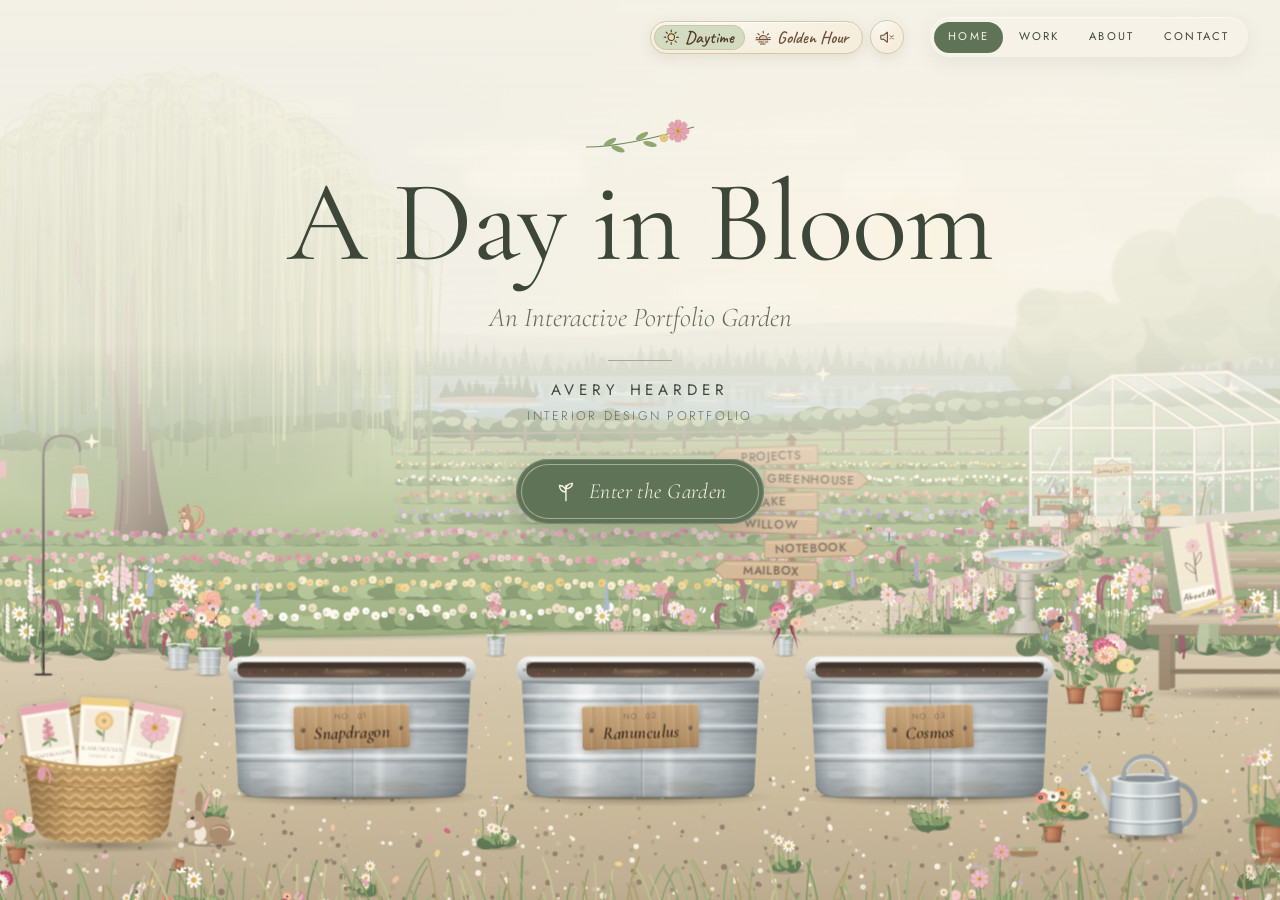
<file: index.html>
<!DOCTYPE html>
<html lang="en">
<head>
  <meta charset="UTF-8">
  <meta name="viewport" content="width=device-width, initial-scale=1">
  <title>A Day in Bloom — Avery Hearder</title>
  <meta name="description" content="A Day in Bloom: an interactive portfolio garden by interior design student Avery Hearder.">

  <!-- Link previews (iMessage, social media, messaging apps). https://averyhearder.github.io/ is replaced with the
       site's public address, ending in a slash, before publishing (see README.md) -->
  <meta property="og:type" content="website">
  <meta property="og:site_name" content="A Day in Bloom">
  <meta property="og:locale" content="en_CA">
  <meta property="og:title" content="A Day in Bloom | Avery Hearder">
  <meta property="og:description" content="An interactive interior design portfolio exploring creativity, thoughtful spaces and the stories behind design.">
  <meta property="og:url" content="https://averyhearder.github.io/">
  <meta property="og:image" content="https://averyhearder.github.io/assets/social/a-day-in-bloom.jpg">
  <meta property="og:image:width" content="1200">
  <meta property="og:image:height" content="630">
  <meta property="og:image:alt" content="An illustrated flower garden with a willow tree, a lake, a greenhouse and three planters, beside the title A Day in Bloom">
  <meta name="twitter:card" content="summary_large_image">
  <meta name="twitter:title" content="A Day in Bloom | Avery Hearder">
  <meta name="twitter:description" content="An interactive interior design portfolio exploring creativity, thoughtful spaces and the stories behind design.">
  <meta name="twitter:image" content="https://averyhearder.github.io/assets/social/a-day-in-bloom.jpg">
  <meta name="twitter:image:alt" content="An illustrated flower garden with a willow tree, a lake, a greenhouse and three planters, beside the title A Day in Bloom">
  <link rel="icon" type="image/svg+xml" href="assets/favicons/garden.svg">

  <!-- Fonts: Cormorant Garamond (serif headings), Jost (clean text), Caveat (handwritten accents) -->
  <link rel="preconnect" href="https://fonts.googleapis.com">
  <link rel="preconnect" href="https://fonts.gstatic.com" crossorigin>
  <link href="https://fonts.googleapis.com/css2?family=Caveat:wght@400;500;600&family=Cormorant+Garamond:ital,wght@0,400;0,500;0,600;1,400;1,500&family=Jost:wght@300;400;500&display=swap" rel="stylesheet">

  <link rel="stylesheet" href="css/base.css">
  <link rel="stylesheet" href="css/paper.css">
  <link rel="stylesheet" href="css/garden.css">
  <link rel="stylesheet" href="css/panels.css">
  <link rel="stylesheet" href="css/journal.css">
  <link rel="stylesheet" href="css/greenhouse.css">
  <link rel="stylesheet" href="css/lake.css">
  <link rel="stylesheet" href="css/willow.css">
  <link rel="stylesheet" href="css/golden-hour.css">
  <link rel="stylesheet" href="css/intro.css">
  <link rel="stylesheet" href="css/landscape.css">
  <link rel="stylesheet" href="css/bloom-cursor.css">
</head>
<body class="is-welcome">

  <!-- =====================================================================
       SHARED ART SUPPLIES
       Colours, gradients, textures and small flower shapes that every
       drawing on the page can borrow (referenced like url(#sky-grad)).
       ===================================================================== -->
  <svg class="svg-defs" width="0" height="0" aria-hidden="true" focusable="false">
    <defs>
      <!-- Sky, water and ground -->
      <linearGradient id="sky-grad" x1="0" y1="0" x2="0" y2="1">
        <stop offset="0" stop-color="#a6c3d4"/>
        <stop offset=".42" stop-color="#d2e1e1"/>
        <stop offset=".78" stop-color="#f3e9d4"/>
        <stop offset="1" stop-color="#f8dcc4"/>
      </linearGradient>
      <linearGradient id="lake-grad" x1="0" y1="0" x2="0" y2="1">
        <stop offset="0" stop-color="#b6ced6"/>
        <stop offset=".5" stop-color="#90b2c1"/>
        <stop offset="1" stop-color="#7ea3b4"/>
      </linearGradient>
      <linearGradient id="meadow-grad" gradientUnits="userSpaceOnUse" x1="0" y1="460" x2="0" y2="1000">
        <stop offset="0" stop-color="#a8bc84"/>
        <stop offset=".35" stop-color="#93ab72"/>
        <stop offset="1" stop-color="#7d9662"/>
      </linearGradient>
      <linearGradient id="gravel-grad" gradientUnits="userSpaceOnUse" x1="0" y1="700" x2="0" y2="1000">
        <stop offset="0" stop-color="#d8cab0"/>
        <stop offset=".5" stop-color="#ccbc9c"/>
        <stop offset="1" stop-color="#bba98a"/>
      </linearGradient>
      <radialGradient id="sun-glow">
        <stop offset="0" stop-color="#fff4d6" stop-opacity=".85"/>
        <stop offset="1" stop-color="#fff4d6" stop-opacity="0"/>
      </radialGradient>
      <linearGradient id="sunset-sky" x1="0" y1="0" x2="0" y2="1">
        <stop offset="0" stop-color="#b8aac8"/>
        <stop offset=".22" stop-color="#d9b3c4"/>
        <stop offset=".38" stop-color="#f2c2b4"/>
        <stop offset=".46" stop-color="#f8d3a8"/>
        <stop offset=".6" stop-color="#fbe2bd"/>
      </linearGradient>
      <radialGradient id="sunset-glow">
        <stop offset="0" stop-color="#ffd896" stop-opacity=".95"/>
        <stop offset=".45" stop-color="#ffc79a" stop-opacity=".45"/>
        <stop offset="1" stop-color="#ffc79a" stop-opacity="0"/>
      </radialGradient>
      <linearGradient id="sunset-lake" x1="0" y1="0" x2="1" y2="0">
        <stop offset="0" stop-color="#c9a6bf"/>
        <stop offset=".55" stop-color="#e9b5ad"/>
        <stop offset=".78" stop-color="#f7cf9a"/>
        <stop offset="1" stop-color="#e5b3ae"/>
      </linearGradient>
      <radialGradient id="window-glow">
        <stop offset="0" stop-color="#ffd58f" stop-opacity=".85"/>
        <stop offset="1" stop-color="#ffc98a" stop-opacity=".25"/>
      </radialGradient>
      <radialGradient id="canopy-shade">
        <stop offset="0" stop-color="#6c8656" stop-opacity=".8"/>
        <stop offset=".65" stop-color="#7a935f" stop-opacity=".45"/>
        <stop offset="1" stop-color="#7a935f" stop-opacity="0"/>
      </radialGradient>
      <radialGradient id="soft-shadow">
        <stop offset="0" stop-color="#2f281f" stop-opacity=".35"/>
        <stop offset="1" stop-color="#2f281f" stop-opacity="0"/>
      </radialGradient>

      <!-- Materials -->
      <linearGradient id="bark" x1="0" y1="0" x2="1" y2="0">
        <stop offset="0" stop-color="#76685a"/>
        <stop offset=".45" stop-color="#93826f"/>
        <stop offset="1" stop-color="#5c5147"/>
      </linearGradient>
      <linearGradient id="galv-body" x1="0" y1="0" x2="1" y2="0">
        <stop offset="0" stop-color="#7f898e"/>
        <stop offset=".08" stop-color="#b3bbbe"/>
        <stop offset=".28" stop-color="#dde2e2"/>
        <stop offset=".46" stop-color="#b8c0c2"/>
        <stop offset=".62" stop-color="#cdd3d4"/>
        <stop offset=".88" stop-color="#9aa3a7"/>
        <stop offset="1" stop-color="#737d82"/>
      </linearGradient>
      <linearGradient id="galv-rim" x1="0" y1="0" x2="0" y2="1">
        <stop offset="0" stop-color="#f4f6f5"/>
        <stop offset=".45" stop-color="#cfd5d6"/>
        <stop offset="1" stop-color="#99a2a6"/>
      </linearGradient>
      <linearGradient id="rib" x1="0" y1="0" x2="0" y2="1">
        <stop offset="0" stop-color="#ffffff" stop-opacity="0"/>
        <stop offset=".3" stop-color="#ffffff" stop-opacity=".6"/>
        <stop offset=".52" stop-color="#ffffff" stop-opacity="0"/>
        <stop offset=".72" stop-color="#36414a" stop-opacity=".32"/>
        <stop offset="1" stop-color="#36414a" stop-opacity="0"/>
      </linearGradient>
      <linearGradient id="sheen" x1="0" y1="0" x2="1" y2="0">
        <stop offset="0" stop-color="#ffffff" stop-opacity="0"/>
        <stop offset=".5" stop-color="#ffffff" stop-opacity=".85"/>
        <stop offset="1" stop-color="#ffffff" stop-opacity="0"/>
      </linearGradient>
      <linearGradient id="bed-depth" x1="0" y1="0" x2="0" y2="1">
        <stop offset="0" stop-color="#ffffff" stop-opacity=".1"/>
        <stop offset=".45" stop-color="#ffffff" stop-opacity="0"/>
        <stop offset="1" stop-color="#2b3338" stop-opacity=".34"/>
      </linearGradient>
      <linearGradient id="soil" x1="0" y1="0" x2="0" y2="1">
        <stop offset="0" stop-color="#3f3027"/>
        <stop offset="1" stop-color="#644b3a"/>
      </linearGradient>
      <linearGradient id="weathered-wood" x1="0" y1="0" x2="0" y2="1">
        <stop offset="0" stop-color="#c4b195"/>
        <stop offset="1" stop-color="#9e8a6f"/>
      </linearGradient>
      <linearGradient id="straw" x1="0" y1="0" x2="0" y2="1">
        <stop offset="0" stop-color="#f1dca2"/>
        <stop offset="1" stop-color="#d2b26c"/>
      </linearGradient>
      <linearGradient id="terracotta" x1="0" y1="0" x2="1" y2="0">
        <stop offset="0" stop-color="#9d5c40"/>
        <stop offset=".3" stop-color="#cf8c63"/>
        <stop offset=".55" stop-color="#c47e58"/>
        <stop offset="1" stop-color="#8f533b"/>
      </linearGradient>
      <linearGradient id="terracotta-rim" x1="0" y1="0" x2="0" y2="1">
        <stop offset="0" stop-color="#e0a37c"/>
        <stop offset=".6" stop-color="#c27f5c"/>
        <stop offset="1" stop-color="#a1644a"/>
      </linearGradient>
      <linearGradient id="pot-shade" x1="0" y1="0" x2="0" y2="1">
        <stop offset="0" stop-color="#3a2216" stop-opacity=".28"/>
        <stop offset=".2" stop-color="#3a2216" stop-opacity="0"/>
        <stop offset=".75" stop-color="#3a2216" stop-opacity=".05"/>
        <stop offset="1" stop-color="#3a2216" stop-opacity=".3"/>
      </linearGradient>
      <linearGradient id="stone" x1="0" y1="0" x2="1" y2="0">
        <stop offset="0" stop-color="#9c958a"/>
        <stop offset=".35" stop-color="#d3cdc1"/>
        <stop offset=".7" stop-color="#bdb6aa"/>
        <stop offset="1" stop-color="#8b8479"/>
      </linearGradient>
      <linearGradient id="water" x1="0" y1="0" x2="0" y2="1">
        <stop offset="0" stop-color="#9dbccb"/>
        <stop offset="1" stop-color="#c9dde2"/>
      </linearGradient>
      <linearGradient id="glass" x1="0" y1="0" x2="1" y2="1">
        <stop offset="0" stop-color="#ffffff" stop-opacity=".72"/>
        <stop offset=".45" stop-color="#d6e8e6" stop-opacity=".42"/>
        <stop offset="1" stop-color="#aecbca" stop-opacity=".58"/>
      </linearGradient>
      <linearGradient id="basket-shade" x1="0" y1="0" x2="1" y2="0">
        <stop offset="0" stop-color="#4f3820" stop-opacity=".42"/>
        <stop offset=".3" stop-color="#4f3820" stop-opacity="0"/>
        <stop offset=".75" stop-color="#4f3820" stop-opacity="0"/>
        <stop offset="1" stop-color="#4f3820" stop-opacity=".42"/>
      </linearGradient>
      <linearGradient id="hb-body" x1="0" y1="0" x2="0" y2="1">
        <stop offset="0" stop-color="#5f8f6c"/>
        <stop offset="1" stop-color="#8fb39a"/>
      </linearGradient>
      <pattern id="wicker" width="14" height="9" patternUnits="userSpaceOnUse">
        <rect width="14" height="9" fill="#c0965b"/>
        <path d="M0 4.5 Q3.5 .5 7 4.5 T14 4.5" fill="none" stroke="#dcb985" stroke-width="2.2"/>
        <path d="M0 8.5 Q3.5 5 7 8.5 T14 8.5" fill="none" stroke="#9c7440" stroke-width="1.1" opacity=".7"/>
      </pattern>

      <!-- Textures -->
      <filter id="metal-light" x="0" y="0" width="100%" height="100%">
        <feTurbulence type="fractalNoise" baseFrequency="0.012 0.42" numOctaves="2" seed="7"/>
        <feColorMatrix values="0 0 0 0 1  0 0 0 0 1  0 0 0 0 1  0 0 0 1.9 -0.88"/>
      </filter>
      <filter id="metal-dark" x="0" y="0" width="100%" height="100%">
        <feTurbulence type="fractalNoise" baseFrequency="0.05 0.12" numOctaves="3" seed="3"/>
        <feColorMatrix values="0 0 0 0 .2  0 0 0 0 .24  0 0 0 0 .26  0 0 0 2.2 -1.05"/>
      </filter>

      <!-- Soft-focus filters (for distance and depth) -->
      <filter id="blur-sm" x="-10%" y="-10%" width="120%" height="120%"><feGaussianBlur stdDeviation="1"/></filter>
      <filter id="blur-md" x="-20%" y="-20%" width="140%" height="140%"><feGaussianBlur stdDeviation="6"/></filter>

      <!-- Reusable little blooms (scattered through the garden by js/scenery.js) -->
      <g id="bloom-daisy">
        <g fill="#fffaf0" stroke="#cfc4ad" stroke-width=".35">
          <ellipse rx="1.6" ry="4.4" cy="-4"/>
          <ellipse rx="1.6" ry="4.4" cy="-4" transform="rotate(40)"/>
          <ellipse rx="1.6" ry="4.4" cy="-4" transform="rotate(80)"/>
          <ellipse rx="1.6" ry="4.4" cy="-4" transform="rotate(120)"/>
          <ellipse rx="1.6" ry="4.4" cy="-4" transform="rotate(160)"/>
          <ellipse rx="1.6" ry="4.4" cy="-4" transform="rotate(200)"/>
          <ellipse rx="1.6" ry="4.4" cy="-4" transform="rotate(240)"/>
          <ellipse rx="1.6" ry="4.4" cy="-4" transform="rotate(280)"/>
          <ellipse rx="1.6" ry="4.4" cy="-4" transform="rotate(320)"/>
        </g>
        <circle r="2.3" fill="#e2b546"/>
        <circle r="2.3" fill="none" stroke="#b98a2c" stroke-width=".5"/>
      </g>
      <g id="bloom-cosmos">
        <g fill="currentColor" stroke="#7a3b4a" stroke-opacity=".22" stroke-width=".45">
          <path id="cosmos-petal" d="M0 -1 C-2.6 -2.6 -3 -7 -1.8 -9 L-.9 -8.2 L0 -9.4 L.9 -8.2 L1.8 -9 C3 -7 2.6 -2.6 0 -1 Z"/>
          <use href="#cosmos-petal" transform="rotate(45)"/>
          <use href="#cosmos-petal" transform="rotate(90)"/>
          <use href="#cosmos-petal" transform="rotate(135)"/>
          <use href="#cosmos-petal" transform="rotate(180)"/>
          <use href="#cosmos-petal" transform="rotate(225)"/>
          <use href="#cosmos-petal" transform="rotate(270)"/>
          <use href="#cosmos-petal" transform="rotate(315)"/>
        </g>
        <circle r="2" fill="#dcae46"/>
        <circle r="1" fill="#b98a2c"/>
      </g>
      <g id="bloom-round">
        <circle r="5" fill="currentColor"/>
        <circle r="5" fill="none" stroke="#5a3a2a" stroke-opacity=".2" stroke-width=".5"/>
        <circle r="3.8" fill="none" stroke="#5a3a2a" stroke-opacity=".16" stroke-width=".55"/>
        <circle r="2.6" fill="#ffffff" fill-opacity=".22"/>
        <circle r="2.6" fill="none" stroke="#5a3a2a" stroke-opacity=".16" stroke-width=".55"/>
        <circle r="1.1" fill="#7f8a55" opacity=".6"/>
      </g>
    </defs>
  </svg>

  <!-- =====================================================================
       SITE HEADER + DISCREET NAVIGATION (always available for employers)
       ===================================================================== -->
  <header class="site-header">
    <a class="brand" href="#garden">A Day in Bloom</a>
    <div class="garden-controls">
      <!-- Daytime / Golden Hour (js/mode.js) -->
      <div class="mode-toggle" role="group" aria-label="Garden light">
        <button type="button" data-mode="day" aria-pressed="true">
          <svg class="mode-icon" viewBox="0 0 24 24" aria-hidden="true">
            <circle cx="12" cy="12" r="4.3" fill="#f1dca6" stroke="none"/>
            <path d="M12.1 7.6 C9.7 7.5 7.7 9.6 7.8 12.1 C7.9 14.6 9.9 16.5 12.2 16.4 C14.6 16.3 16.4 14.3 16.3 11.9 C16.2 9.5 14.4 7.7 12.1 7.6" fill="none"/>
            <path d="M12 2.6 L12.2 5 M12.1 19.1 L11.9 21.4 M2.7 12.1 L5 11.9 M19 12 L21.3 12.2 M5.4 5.3 L7 7 M17.1 16.9 L18.7 18.6 M18.6 5.5 L17 7.1 M7.1 17 L5.5 18.6"/>
          </svg>
          <span class="mode-toggle__label">Daytime</span>
        </button>
        <button type="button" data-mode="golden" aria-pressed="false">
          <svg class="mode-icon" viewBox="0 0 24 24" aria-hidden="true">
            <path d="M6.6 15.2 C6.7 12 9.1 9.6 12.1 9.7 C15 9.8 17.4 12.2 17.4 15.2 Z" fill="#efc7b0" stroke="none"/>
            <path d="M6.6 15.2 C6.7 12 9.1 9.6 12.1 9.7 C15 9.8 17.4 12.2 17.4 15.2" fill="none"/>
            <path d="M12 4.3 L12.1 6.6 M5.2 7.4 L6.8 9 M18.9 7.5 L17.3 9.1 M2.9 12.6 L4.9 12.8 M19.2 12.7 L21.1 12.5"/>
            <path d="M2.6 15.3 C8 15 15.6 15.4 21.4 15.1 M6 18.3 C8.6 18.1 10.6 18.4 12.6 18.2 M14.6 18.3 C15.9 18.2 17 18.3 18.1 18.2 M8.6 21 C10.6 20.9 12.4 21.1 14.6 20.9"/>
          </svg>
          <span class="mode-toggle__label">Golden Hour</span>
        </button>
      </div>
      <!-- Garden sounds on / off (js/sound.js). Off until the visitor turns it on. -->
      <button type="button" class="sound-toggle" id="sound-toggle" aria-label="Turn garden sounds on" title="Turn garden sounds on" data-sound="off">
        <svg viewBox="0 0 24 24" aria-hidden="true">
          <path d="M4.2 9.4 L7.6 9.3 L11.7 5.6 C12 5.4 12.3 5.6 12.3 5.9 L12.4 18 C12.4 18.4 12 18.6 11.7 18.3 L7.6 14.8 L4.3 14.7 C3.9 14.7 3.7 14.4 3.7 14.1 L3.6 10 C3.6 9.7 3.9 9.4 4.2 9.4 Z" fill="#efe3c8"/>
          <g class="sound-toggle__waves">
            <path d="M15.2 9.2 C16.4 10.6 16.5 13.3 15.3 14.8"/>
            <path d="M17.7 6.9 C20.2 9.6 20.3 14.4 17.8 17.1"/>
          </g>
          <g class="sound-toggle__hush">
            <path d="M15.6 9.8 L20 14.3 M20.1 9.7 L15.7 14.2"/>
          </g>
        </svg>
      </button>
    </div>
    <nav class="site-nav" aria-label="Main">
      <a href="#home" data-nav="home">Home</a>
      <a href="#work" data-nav="work">Work</a>
      <a href="#about" data-nav="about">About</a>
      <a href="#contact" data-nav="contact">Contact</a>
    </nav>
  </header>

  <!-- =====================================================================
       THE GARDEN
       The scene is 1600 x 1000 "garden units". Every object below is placed
       with --x / --y (top-left corner) and --w (width) in those units, so
       you can nudge anything by changing its numbers.
       Layers are stacked back-to-front, exactly like a theatre set.
       ===================================================================== -->
  <div class="garden-viewport" id="garden-viewport">
    <!-- PHONES: the courtyard gravel and grasses carry on beneath the garden, under the instruction
         band, so there's never a blank strip (painted by js/scenery.js; it scrolls with the garden) -->
    <div class="garden-soil" aria-hidden="true">
      <svg viewBox="0 1000 1600 260" preserveAspectRatio="xMidYMin slice">
        <defs>
          <linearGradient id="soil-extension-grad" gradientUnits="userSpaceOnUse" x1="0" y1="1000" x2="0" y2="1260">
            <stop offset="0" stop-color="#bba98a"/>
            <stop offset="1" stop-color="#ab987a"/>
          </linearGradient>
        </defs>
        <rect x="-10" y="1000" width="1620" height="260" fill="url(#soil-extension-grad)"/>
        <g id="soil-gravel"></g>
        <g id="soil-grass"></g>
      </svg>
      <div class="golden-only garden-soil__evening"></div>
    </div>
    <main class="garden-scene" id="garden-scene" aria-label="The garden">

      <!-- LAYER · Sky -->
      <svg class="layer layer-sky" viewBox="0 0 1600 1000" aria-hidden="true">
        <rect width="1600" height="1000" fill="url(#sky-grad)"/>
        <ellipse cx="1090" cy="300" rx="520" ry="260" fill="url(#sun-glow)"/>
        <!-- GOLDEN HOUR: sunset sky and a decorative glow low over the hills
             (the gameplay sun sinks into this glow; see css/golden-hour.css) -->
        <g class="golden-only">
          <rect width="1600" height="1000" fill="url(#sunset-sky)"/>
          <ellipse cx="1092" cy="385" rx="560" ry="240" fill="url(#sunset-glow)"/>
          <ellipse cx="1092" cy="398" rx="180" ry="16" fill="#ffe7b8" opacity=".7" filter="url(#blur-md)"/>
        </g>
      </svg>

      <!-- LAYERS · Clouds drifting slowly across the sky.
           Each layer is twice as wide as the garden and holds the same clouds twice,
           so they can travel forever without a gap. Each sits in a holder that sways it gently
           (css/golden-hour.css): one movement per element, so the graphics card can do both. -->
      <div class="cloud-sway cloud-sway--high" aria-hidden="true">
      <svg class="layer layer-clouds layer-clouds--high" viewBox="0 0 3200 1000" preserveAspectRatio="none" aria-hidden="true">
        <g id="clouds-high" fill="#ffffff" filter="url(#blur-md)" opacity=".5">
          <ellipse cx="300" cy="196" rx="180" ry="11"/>
          <ellipse cx="380" cy="188" rx="90" ry="10"/>
          <ellipse cx="880" cy="168" rx="150" ry="9"/>
          <ellipse cx="1340" cy="214" rx="210" ry="12"/>
        </g>
        <use href="#clouds-high" x="1600"/>
      </svg>
      </div>
      <div class="cloud-sway cloud-sway--low" aria-hidden="true">
      <svg class="layer layer-clouds layer-clouds--low" viewBox="0 0 3200 1000" preserveAspectRatio="none" aria-hidden="true">
        <use href="#clouds-low" x="1600"/>
        <g id="clouds-low" fill="#ffffff" filter="url(#blur-md)">
          <g opacity=".8">
            <ellipse cx="560" cy="250" rx="120" ry="22"/>
            <ellipse cx="620" cy="236" rx="70" ry="24"/>
            <ellipse cx="500" cy="242" rx="60" ry="18"/>
          </g>
          <g opacity=".65">
            <ellipse cx="900" cy="330" rx="150" ry="16"/>
            <ellipse cx="960" cy="320" rx="80" ry="18"/>
          </g>
          <g opacity=".75">
            <ellipse cx="1380" cy="240" rx="130" ry="20"/>
            <ellipse cx="1430" cy="228" rx="70" ry="22"/>
          </g>
          <ellipse cx="240" cy="360" rx="160" ry="14" opacity=".55"/>
        </g>
      </svg>
      </div>

      <!-- GOLDEN HOUR: soft pink evening wisps that drift a little faster -->
      <svg class="layer golden-only golden-wisps" viewBox="0 0 1600 1000" aria-hidden="true">
        <g fill="#f6c9c0" filter="url(#blur-md)">
          <ellipse cx="300" cy="300" rx="190" ry="10" opacity=".7"/>
          <ellipse cx="760" cy="350" rx="240" ry="9" opacity=".6"/>
          <ellipse cx="1080" cy="270" rx="170" ry="8" opacity=".65"/>
          <ellipse cx="1420" cy="330" rx="200" ry="10" fill="#f9d6b0" opacity=".7"/>
        </g>
      </svg>

      <!-- THE SUN · visitors will drag it across the sky in the game -->
      <button class="prop sun" type="button" style="--x:1050; --y:250; --w:84"
              data-tool="sun" id="sun" aria-pressed="false"
              aria-label="The summer sun: drag it over a watered bed, or tap it and then tap a bed">
        <span class="prop-tag">The summer sun</span>
      </button>

      <!-- LAYER · Distance: hills, lakeshore pines, the lake -->
      <svg class="layer layer-distance" viewBox="0 0 1600 1000" aria-hidden="true">
        <g id="far-hills" filter="url(#blur-sm)">
          <path d="M0 420 C140 394 260 406 380 398 C520 388 640 412 780 404 C920 396 1040 382 1180 394 C1320 406 1460 388 1600 398 L1600 470 L0 470 Z" fill="#b9c9c7"/>
          <path d="M0 432 C180 418 300 428 460 422 C640 414 760 430 940 424 C1100 418 1260 428 1600 420 L1600 470 L0 470 Z" fill="#a5b9b3" opacity=".85"/>
        </g>
        <g id="far-treeline"></g>       <!-- drawn by scenery.js -->
        <rect id="lake" x="0" y="446" width="1600" height="110" fill="url(#lake-grad)"/>
        <clipPath id="lake-clip"><rect x="0" y="446" width="1600" height="110"/></clipPath>
        <g clip-path="url(#lake-clip)"><g id="lake-reflections" filter="url(#blur-sm)" opacity=".32"></g></g>
        <!-- GOLDEN HOUR: pink and golden light on the water, with the sunset's glint -->
        <g class="golden-only" clip-path="url(#lake-clip)">
          <rect x="0" y="446" width="1600" height="110" fill="url(#sunset-lake)" opacity=".55"/>
          <g fill="#fff0c8" filter="url(#blur-sm)" opacity=".8">
            <rect x="1074" y="450" width="36" height="3" rx="1.5"/>
            <rect x="1064" y="458" width="56" height="2.6" rx="1.3"/>
            <rect x="1078" y="466" width="30" height="2.4" rx="1.2"/>
            <rect x="1056" y="474" width="70" height="2.4" rx="1.2"/>
            <rect x="1082" y="484" width="24" height="2.2" rx="1.1"/>
          </g>
        </g>
        <g id="lake-island"></g>
        <g id="background-trees" filter="url(#blur-sm)"></g>   <!-- drawn by scenery.js -->
      </svg>

      <!-- LAYER · Lake sparkle and slow ripples -->
      <svg class="layer layer-shimmer" viewBox="0 0 1600 1000" aria-hidden="true">
        <g id="lake-shimmer" stroke="#ffffff" stroke-linecap="round"></g>
        <g class="lake-ripples" fill="none" stroke="#ffffff" stroke-width=".8">
          <ellipse class="ripple" cx="830" cy="496" rx="22" ry="2.4"/>
          <ellipse class="ripple ripple--late" cx="980" cy="486" rx="26" ry="2.6"/>
          <ellipse class="ripple ripple--later" cx="700" cy="492" rx="18" ry="2"/>
        </g>
        <!-- GOLDEN HOUR: warm glints that shimmer on the water -->
        <g class="golden-only gx-glints" clip-path="url(#lake-clip)" fill="#fff6d8">
          <rect class="gx-glint" x="1062" y="451" width="30" height="2.2" rx="1" style="--d:-0.4s"/>
          <rect class="gx-glint" x="1092" y="456" width="40" height="2.2" rx="1" style="--d:-1.6s"/>
          <rect class="gx-glint" x="1056" y="461" width="24" height="2" rx="1" style="--d:-2.7s"/>
          <rect class="gx-glint" x="1098" y="466" width="46" height="2.2" rx="1" style="--d:-0.9s"/>
          <rect class="gx-glint" x="1048" y="471" width="30" height="2" rx="1" style="--d:-3.3s"/>
          <rect class="gx-glint" x="1084" y="475" width="26" height="2" rx="1" style="--d:-2.1s"/>
          <rect class="gx-glint" x="1130" y="452" width="18" height="1.6" rx="1" style="--d:-3s"/>
          <rect class="gx-glint" x="1030" y="458" width="16" height="1.6" rx="1" style="--d:-1.1s"/>
          <rect class="gx-glint" x="640" y="454" width="22" height="1.6" rx="1" style="--d:-2.4s"/>
          <rect class="gx-glint" x="760" y="459" width="26" height="1.6" rx="1" style="--d:-1.2s"/>
          <rect class="gx-glint" x="880" y="453" width="30" height="1.6" rx="1" style="--d:-3.6s"/>
          <rect class="gx-glint" x="980" y="463" width="20" height="1.6" rx="1" style="--d:-2.9s"/>
          <rect class="gx-glint" x="1180" y="459" width="24" height="1.6" rx="1" style="--d:-0.2s"/>
          <rect class="gx-glint" x="1240" y="454" width="18" height="1.6" rx="1" style="--d:-1.9s"/>
          <rect class="gx-glint" x="700" y="466" width="18" height="1.4" rx="1" style="--d:-4s"/>
          <rect class="gx-glint" x="930" y="470" width="22" height="1.4" rx="1" style="--d:-0.7s"/>
        </g>
      </svg>

      <!-- LAYER · Little boats bobbing on the lake (Muskoka) -->
      <svg class="layer layer-boats" viewBox="0 0 1600 1000" aria-hidden="true">
        <g fill="none" stroke="#ffffff" stroke-width=".7">
          <ellipse class="ripple" cx="801" cy="477" rx="40" ry="2.6"/>
          <ellipse class="ripple ripple--late" cx="962" cy="471" rx="30" ry="2.2"/>
        </g>
        <!-- cedar canoe -->
        <g class="boat boat--1">
          <ellipse cx="801" cy="476" rx="34" ry="2" fill="#4f6d5d" opacity=".25"/>
          <path d="M770 472 Q801 480 832 472 Q803 476.5 770 472 Z" fill="#a8663f"/>
          <path d="M779 472.8 Q802 477 825 472.8" fill="none" stroke="#dcaa80" stroke-width=".8"/>
        </g>
        <!-- white rowboat with oars -->
        <g class="boat boat--2">
          <ellipse cx="962" cy="471.5" rx="24" ry="2" fill="#4f6d5d" opacity=".25"/>
          <path d="M944 466 Q962 474 982 466 L979 463 L946 463 Z" fill="#f4efe4"/>
          <path d="M945 465.2 Q962 472 981 465.2" fill="none" stroke="#7f9a64" stroke-width="1.2"/>
          <path d="M946 463 L979 463" stroke="#a5845f" stroke-width="1"/>
          <path d="M955 464 L941 471 M969 464 L985 470.5" stroke="#9a7b58" stroke-width=".8"/>
        </g>
        <!-- a smaller blush rowboat further out -->
        <g class="boat boat--3">
          <ellipse cx="1102" cy="461" rx="14" ry="1.2" fill="#4f6d5d" opacity=".22"/>
          <path d="M1091 458 Q1102 463 1114 458 L1112 456 L1092.5 456 Z" fill="#e7b9bb"/>
          <path d="M1092.5 456 L1112 456" stroke="#a5845f" stroke-width=".7"/>
          <path d="M1098 456.6 L1089 461 M1106 456.6 L1116 460.6" stroke="#9a7b58" stroke-width=".6"/>
        </g>
      </svg>

      <!-- LAYER · Midground: meadow, flower-farm rows, greenhouse, willow trunk -->
      <svg class="layer layer-midground" viewBox="0 0 1600 1000" aria-hidden="true">
        <g id="meadow"></g>
        <g id="shoreline"></g>
        <g id="hedgerow"></g>
        <g id="field-fence"></g>
        <g id="garden-path"></g>
        <g id="field-rows-back"></g>
      </svg>

      <!-- GREENHOUSE · glass panels with a soft white frame
           Drawn as three stacked layers that look exactly like one: behind, the inside (the bench and
           the pets), and in front (the frame, door and base). The pets' little movements then only
           redraw their own small drawing, not the whole meadow, hedgerow and field behind them, which
           the browser otherwise had to redraw on every frame. The hover glow lights all three together. -->
      <div class="layer greenhouse-layers" id="greenhouse">
        <svg class="layer" viewBox="0 0 1600 1000" aria-hidden="true">
          <ellipse cx="1360" cy="603" rx="170" ry="10" fill="url(#soft-shadow)"/>
          <!-- plants seen through the glass -->
          <g opacity=".85">
            <ellipse cx="1440" cy="572" rx="44" ry="18" fill="#7f9a64"/>
            <ellipse cx="1480" cy="566" rx="22" ry="14" fill="#a3b882"/>
            <circle cx="1430" cy="562" r="4" fill="#e39aa8"/>
            <circle cx="1452" cy="560" r="3.5" fill="#f0d07c"/>
            <path d="M1240 512 L1240 524 M1330 506 L1330 520 M1420 500 L1420 514" stroke="#b3a993" stroke-width="1"/>
            <ellipse cx="1240" cy="530" rx="9" ry="7" fill="#8fa871"/>
            <ellipse cx="1330" cy="526" rx="9" ry="7" fill="#a3b882"/>
            <ellipse cx="1420" cy="520" rx="9" ry="7" fill="#8fa871"/>
            <path d="M1236 534 q-3 8 -1 14 M1244 534 q3 7 1 12 M1326 530 q-3 9 0 15 M1416 524 q-2 8 1 13" fill="none" stroke="#7f9a64" stroke-width="1.6" stroke-linecap="round"/>
          </g>
          <!-- glass -->
          <path d="M1385 500 L1505 492 L1505 588 L1385 600 Z" fill="url(#glass)"/>
          <path d="M1300 446 L1420 442 L1505 492 L1385 500 Z" fill="url(#glass)"/>
          <path d="M1215 600 L1215 500 L1300 446 L1385 500 L1385 600 Z" fill="url(#glass)"/>
          <path d="M1385 500 L1505 492 L1505 588 L1385 600 Z" fill="#6f8a7f" opacity=".08"/>
          <!-- GOLDEN HOUR: warm lamplight glowing in the windows -->
          <g class="golden-only">
            <path d="M1215 600 L1215 500 L1300 446 L1385 500 L1385 600 Z" fill="url(#window-glow)" opacity=".55"/>
            <path d="M1385 500 L1505 492 L1505 588 L1385 600 Z" fill="url(#window-glow)" opacity=".45"/>
          </g>

        </svg>
        <svg class="layer" viewBox="0 0 1600 1000" aria-hidden="true">
          <!-- INSIDE THE GREENHOUSE · potting bench, seedlings, tools and the pets
               (drawn over the glass so they stay clear; the frame still sits on top) -->
          <g id="greenhouse-interior">
            <!-- floor shadow -->
            <ellipse cx="1300" cy="591" rx="82" ry="3" fill="#5c6b4f" opacity=".18"/>

            <!-- wooden potting bench -->
            <rect x="1219" y="569" width="60" height="4" rx="1" fill="#a9825d"/>
            <rect x="1219" y="569" width="60" height="1.2" fill="#d1ae82"/>
            <rect x="1222" y="573" width="2.6" height="18" fill="#8c6a4a"/>
            <rect x="1274" y="573" width="2.6" height="18" fill="#8c6a4a"/>
            <rect x="1222" y="583" width="54" height="2.2" fill="#9c7a55"/>
            <!-- seedling tray on the lower shelf -->
            <rect x="1228" y="579.6" width="22" height="3.4" rx=".6" fill="#b77654"/>
            <g stroke="#6f8a58" stroke-width=".6" fill="#8fb069">
              <path d="M1231 579.6 v-2.4 M1236 579.6 v-2.6 M1241 579.6 v-2.4 M1246 579.6 v-2.6" fill="none"/>
              <ellipse cx="1230.2" cy="577" rx="1.1" ry=".6"/><ellipse cx="1231.8" cy="576.8" rx="1.1" ry=".6"/>
              <ellipse cx="1235.2" cy="576.8" rx="1.1" ry=".6"/><ellipse cx="1236.8" cy="576.6" rx="1.1" ry=".6"/>
              <ellipse cx="1240.2" cy="577" rx="1.1" ry=".6"/><ellipse cx="1241.8" cy="576.8" rx="1.1" ry=".6"/>
              <ellipse cx="1245.2" cy="576.8" rx="1.1" ry=".6"/><ellipse cx="1246.8" cy="576.6" rx="1.1" ry=".6"/>
            </g>
            <!-- terracotta pots with seedlings on the bench -->
            <g>
              <path d="M1257 562 L1266 562 L1265 569 L1258 569 Z" fill="url(#terracotta)"/>
              <rect x="1256.4" y="560.6" width="10.2" height="2.2" rx=".6" fill="url(#terracotta-rim)"/>
              <path d="M1261.5 560.6 V555" stroke="#6f8a58" stroke-width=".7"/>
              <path d="M1261.5 557 C1258.5 557 1257 555 1257 553 C1259.6 553 1261.2 554.6 1261.5 557 Z M1261.5 556 C1264.2 555.6 1265.6 553.6 1265.6 551.6 C1263 551.8 1261.6 553.6 1261.5 556 Z" fill="#86ab61"/>
              <path d="M1268 564 L1275 564 L1274.2 569 L1268.8 569 Z" fill="url(#terracotta)"/>
              <rect x="1267.5" y="562.8" width="8" height="1.8" rx=".5" fill="url(#terracotta-rim)"/>
              <path d="M1271.5 562.8 v-3.4 M1271.5 560.6 l-2.2 -1.4 M1271.5 560 l2.4 -1.6" stroke="#7f9a64" stroke-width=".7" fill="none"/>
              <!-- tiny trowel -->
              <path d="M1249 568.6 L1255 567.4" stroke="#8c6a4a" stroke-width="1.1" stroke-linecap="round"/>
              <path d="M1244.4 569 L1249.2 568.4 L1248.6 567 Z" fill="#c3c9ca"/>
            </g>

            <!-- the cat: my grey tabby, sitting on the bench -->
            <g class="gh-cat" transform="translate(0 4)">
              <path class="gh-cat__tail" d="M1242.4 564.4 C1248 565.4 1250.4 561.4 1248.6 556.4" fill="none" stroke="#7e8186" stroke-width="2" stroke-linecap="round"/>
              <path d="M1232.5 565 C1231.5 559 1234 554 1238 554 C1242 554 1244.5 559 1243.5 565 Z" fill="#9c9fa4"/>
              <ellipse cx="1238" cy="561" rx="2.2" ry="3.4" fill="#ecebe7"/>
              <path d="M1233.5 559 q1.6 -.8 2.6 0 M1241.8 558.6 q-1.2 -.6 -2.1 .2 M1233.6 562 q1.4 -.6 2.2 0" stroke="#696c71" stroke-width=".7" fill="none" stroke-linecap="round"/>
              <ellipse cx="1236.3" cy="565" rx="1.3" ry=".75" fill="#ecebe7"/>
              <ellipse cx="1239.7" cy="565" rx="1.3" ry=".75" fill="#ecebe7"/>
              <g class="gh-cat__head">
                <path d="M1234.6 549.6 L1235 545.6 L1237.4 548 Z M1241.4 549.6 L1241 545.6 L1238.6 548 Z" fill="#a3a6ab"/>
                <path d="M1235.3 548.4 L1235.5 546.8 L1236.6 547.9 Z M1240.7 548.4 L1240.5 546.8 L1239.4 547.9 Z" fill="#e7b4b9"/>
                <circle cx="1238" cy="550.6" r="3.6" fill="#a3a6ab"/>
                <path d="M1237 547.3 v1.4 M1238 547.1 v1.6 M1239 547.3 v1.4" stroke="#696c71" stroke-width=".45"/>
                <g class="gh-cat__eyes">
                  <ellipse cx="1236.6" cy="550.4" rx=".62" ry=".72" fill="#8c9a3e"/>
                  <ellipse cx="1239.4" cy="550.4" rx=".62" ry=".72" fill="#8c9a3e"/>
                </g>
                <path d="M1237.6 551.9 h.8 l-.4 .5 z" fill="#d68f99"/>
              </g>
            </g>

            <!-- the dog: my yellow Lab, resting on the floor -->
            <g class="gh-dog">
              <path class="gh-dog__tail" d="M1370.6 588 C1375 589.2 1379 587.6 1381.4 584.4" fill="none" stroke="#d9ad66" stroke-width="2.2" stroke-linecap="round"/>
              <ellipse cx="1363.6" cy="585" rx="7.6" ry="6" fill="#e4bb76"/>
              <ellipse cx="1352" cy="586.2" rx="15" ry="5.4" fill="#e9c27f"/>
              <path d="M1340 590 Q1352 592.4 1366 590" stroke="#cf9f5a" stroke-width=".9" fill="none"/>
              <path d="M1358 584 Q1362 581 1367 582.4" stroke="#d4a35e" stroke-width=".8" fill="none"/>
              <ellipse cx="1360" cy="590.4" rx="4.2" ry="1.3" fill="#e4bb76"/>
              <path d="M1341 588.6 L1329 590.4 M1343 590 L1331 591.4" stroke="#e4bb76" stroke-width="2.8" stroke-linecap="round"/>
              <ellipse cx="1328.2" cy="590.4" rx="2" ry="1.1" fill="#efcc8e"/>
              <ellipse cx="1330.2" cy="591.5" rx="2" ry="1.1" fill="#efcc8e"/>
              <g class="gh-dog__head">
                <path d="M1338.6 583.4 Q1340.2 579.4 1342.4 577" stroke="#c4536b" stroke-width="1.3" fill="none"/>
                <ellipse cx="1335" cy="579" rx="5.6" ry="4.8" fill="#ebc785"/>
                <ellipse cx="1329.6" cy="581" rx="3.4" ry="2.4" fill="#f0d29a"/>
                <ellipse cx="1326.7" cy="580.3" rx="1.1" ry=".9" fill="#3a2b22"/>
                <path d="M1328 582.6 q1.6 .8 3 0" stroke="#8a6440" stroke-width=".5" fill="none"/>
                <path d="M1337 575.5 C1340.5 576 1341.5 580 1340 583.5 C1338 582.5 1336.6 579 1337 575.5 Z" fill="#c9974f"/>
                <ellipse class="gh-dog__eye" cx="1332.6" cy="577.8" rx=".62" ry=".68" fill="#2d211b"/>
              </g>
            </g>

            <!-- garden tools leaning in the corner -->
            <path d="M1391 590 L1397 558" stroke="#8c6a4a" stroke-width="1.2" stroke-linecap="round"/>
            <path d="M1393.4 557 L1401 559" stroke="#8d979b" stroke-width="1.5" stroke-linecap="round"/>
            <path d="M1394.4 557.3 v2.4 M1396.4 557.8 v2.4 M1398.4 558.3 v2.4 M1400.2 558.8 v2.4" stroke="#8d979b" stroke-width=".6"/>
            <path d="M1401 590 L1404 568" stroke="#a9825d" stroke-width="1.1" stroke-linecap="round"/>
            <path d="M1402.2 567 L1405.8 567.6 L1404.6 574.6 Q1403.2 576.6 1402.4 574.2 Z" fill="#c3c9ca"/>
          </g>
        </svg>
        <svg class="layer" viewBox="0 0 1600 1000" aria-hidden="true">
          <!-- GOLDEN HOUR: a string of fairy lights inside the greenhouse -->
          <g class="golden-only fairy-lights">
            <path d="M1222 504 Q1240 516 1258 506 Q1279 518 1300 508 Q1321 518 1342 506 Q1360 516 1378 504 M1390 506 Q1418 516 1446 504 Q1474 512 1500 498" fill="none" stroke="#7a6a52" stroke-width=".6"/>
            <g class="fairy-bulbs">
              <circle cx="1231" cy="510" r="1.7"/><circle cx="1249" cy="510.5" r="1.7"/><circle cx="1268" cy="511" r="1.7"/>
              <circle cx="1289" cy="512" r="1.7"/><circle cx="1311" cy="512" r="1.7"/><circle cx="1331" cy="511" r="1.7"/>
              <circle cx="1351" cy="510.5" r="1.7"/><circle cx="1369" cy="509" r="1.7"/><circle cx="1404" cy="511" r="1.6"/>
              <circle cx="1432" cy="510" r="1.6"/><circle cx="1460" cy="507" r="1.6"/><circle cx="1487" cy="503" r="1.6"/>
            </g>
          </g>

          <!-- glints -->
          <g stroke="#ffffff" stroke-opacity=".6" stroke-width="2" stroke-linecap="round">
            <path d="M1226 560 L1246 520"/>
            <path d="M1232 566 L1240 550"/>
            <path d="M1398 560 L1416 524"/>
            <path d="M1320 470 L1336 458"/>
          </g>
          <!-- frame: a soft shadow line first, then the white frame on top -->
          <g fill="none" stroke-linejoin="round" stroke-linecap="round">
            <g stroke="#b9b1a0" stroke-width="4.6">
              <path id="greenhouse-frame" d="M1215 600 L1215 500 L1300 446 L1385 500 L1385 600 M1215 500 L1385 500 M1215 546 L1385 546 M1257 473 L1257 600 M1343 473 L1343 600 M1300 446 L1300 532 M1385 500 L1505 492 L1505 588 M1385 548 L1505 540 M1415 498 L1415 597 M1445 496 L1445 594 M1475 494 L1475 591 M1300 446 L1420 442 L1505 492 M1330 445 L1415 498 M1360 444 L1445 496 M1390 443 L1475 494"/>
            </g>
            <use href="#greenhouse-frame" stroke="#fbf9f3" stroke-width="2.6"/>
          </g>
          <!-- door -->
          <rect x="1282" y="532" width="36" height="68" fill="#f5f0e4" fill-opacity=".45" stroke="#fbf9f3" stroke-width="2.4"/>
          <circle cx="1312" cy="568" r="1.6" fill="#b49a6a"/>
          <!-- handwritten sign hanging on the door -->
          <g transform="rotate(-3 1300 544)">
            <path d="M1290 539 L1300 533 L1310 539" fill="none" stroke="#8a7d6c" stroke-width=".6"/>
            <circle cx="1300" cy="533" r=".8" fill="#8a7d6c"/>
            <rect x="1279" y="538" width="42" height="11.5" rx="1.4" fill="#dcc29a" stroke="#a88a62" stroke-width=".5"/>
            <text x="1300" y="546" text-anchor="middle" font-family="Caveat, cursive" font-size="6.4" font-weight="600" fill="#4f3b28">Growing Soon ♡</text>
          </g>
          <!-- base -->
          <path d="M1213 591 L1387 591 L1387 603 L1213 603 Z" fill="#e7dfcf"/>
          <path d="M1387 591 L1507 581 L1507 591 L1387 603 Z" fill="#d2c9b6"/>
          <path d="M1213 603 L1387 603" stroke="#a69c88" stroke-width="1"/>
        </svg>
      </div>

      <svg class="layer layer-midground layer-midground--after" viewBox="0 0 1600 1000" aria-hidden="true">
        <g id="greenhouse-pots"></g>
        <g id="gx-greenhouse"></g>      <!-- stacked pots by the greenhouse (garden-extras.js) -->

        <!-- WILLOW TREE · trunk here; its weeping branches sway on their own layers -->
        <g id="willow">
          <g id="willow-canopy"></g>
          <ellipse cx="292" cy="614" rx="80" ry="8" fill="url(#soft-shadow)"/>
          <path d="M262 612 C272 540 266 470 248 404 C236 362 214 322 188 292 L206 284 C234 316 256 350 270 388 C278 340 298 300 330 266 L346 278 C316 312 298 356 292 410 C296 480 304 552 322 614 Z" fill="url(#bark)"/>
          <path d="M276 600 C280 540 278 480 268 430 M300 590 C300 540 296 490 296 450" fill="none" stroke="#a89884" stroke-width="1.6" opacity=".6"/>
          <path d="M268 612 C276 560 272 500 262 440" fill="none" stroke="#4e443b" stroke-width="2" opacity=".35"/>
        </g>
      </svg>

      <!-- LAYERS · Willow branches (two layers sway at different speeds) -->
      <svg class="layer layer-willow layer-willow--back" viewBox="0 0 1600 1000" aria-hidden="true">
        <g id="willow-strands-back"></g>
      </svg>
      <svg class="layer layer-willow layer-willow--front" viewBox="0 0 1600 1000" aria-hidden="true">
        <g id="willow-strands-front"></g>
      </svg>

      <!-- LAYER · Front flower-farm rows and path borders -->
      <svg class="layer layer-midground-front" viewBox="0 0 1600 1000" aria-hidden="true">
        <g id="field-rows-front"></g>
        <g id="path-borders"></g>
      </svg>

      <!-- LAYER · Gravel courtyard where the planting beds sit -->
      <svg class="layer layer-courtyard" viewBox="0 0 1600 1000" aria-hidden="true">
        <path d="M0 728 C220 712 420 722 640 714 C860 706 1080 720 1300 712 C1440 707 1530 716 1600 712 L1600 1000 L0 1000 Z" fill="url(#gravel-grad)"/>
        <path d="M0 728 C220 712 420 722 640 714 C860 706 1080 720 1300 712 C1440 707 1530 716 1600 712" fill="none" stroke="#7d8a62" stroke-opacity=".35" stroke-width="5" filter="url(#blur-sm)"/>
        <g id="gravel"></g>
        <g id="gravel-tufts"></g>
      </svg>

      <!-- LAYER · Flower borders around the courtyard (sway in the breeze) -->
      <svg class="layer layer-breeze layer-courtyard-plants" viewBox="0 0 1600 1000" aria-hidden="true">
        <g id="courtyard-borders"></g>
      </svg>

      <!-- LAYER · Potted flowers, buckets of cut stems, petals and clutter (garden-extras.js) -->
      <svg class="layer gx-layer gx-layer--court" viewBox="0 0 1600 1000" aria-hidden="true">
        <g id="gx-courtyard"></g>
      </svg>

      <!-- ==================== GARDEN OBJECTS (props) ==================== -->

      <!-- STONE BIRDBATH by the path (a chickadee visits now and then) -->
      <!-- BIRDBATH (its bowl is clickable through #birdbath-bowl, further down, above the beds) -->
      <div class="prop birdbath" id="birdbath" style="--x:1160; --y:584; --w:100" aria-hidden="true">
        <svg viewBox="0 0 90 120">
          <ellipse cx="45" cy="116" rx="34" ry="4.5" fill="url(#soft-shadow)"/>
          <path d="M24 116 Q26 106 34 104 L56 104 Q64 106 66 116 Z" fill="url(#stone)"/>
          <path d="M36 104 C38 88 34 70 38 56 L52 56 C56 70 52 88 54 104 Z" fill="url(#stone)"/>
          <path d="M35.5 82 Q45 85 54.5 82 M37 66 Q45 68 53 66" fill="none" stroke="#857e72" stroke-width="1" opacity=".7"/>
          <path d="M6 42 Q45 72 84 42 Q80 56 60 60 L30 60 Q10 56 6 42 Z" fill="url(#stone)"/>
          <path d="M14 52 Q45 66 76 52" fill="none" stroke="#7d766b" stroke-width="1" opacity=".5"/>
          <ellipse cx="45" cy="42" rx="40" ry="8" fill="#d6d0c4"/>
          <ellipse cx="45" cy="42" rx="40" ry="8" fill="none" stroke="#a39c90" stroke-width=".8"/>
          <ellipse cx="45" cy="42.6" rx="34" ry="5.4" fill="url(#water)"/>
          <path d="M14 40 Q45 34.5 76 40" fill="none" stroke="#ffffff" stroke-width="1" opacity=".75"/>
          <ellipse cx="56" cy="41.4" rx="6" ry=".9" fill="#ffffff" opacity=".7"/>
          <g fill="none" stroke="#ffffff" stroke-width=".7">
            <ellipse class="ripple" cx="50" cy="42.6" rx="9" ry="1.6"/>
            <ellipse class="ripple ripple--late" cx="38" cy="42.8" rx="7" ry="1.3"/>
          </g>
          <!-- moss and ivy -->
          <g fill="#7f9a64" opacity=".55">
            <ellipse cx="40" cy="100" rx="5" ry="2"/><ellipse cx="50" cy="74" rx="2.5" ry="1.5"/><ellipse cx="16" cy="46" rx="4" ry="1.4"/>
          </g>
          <path d="M28 116 C30 106 40 100 38 90 M60 116 C58 108 52 102 54 94" fill="none" stroke="#6f8a58" stroke-width="1.2"/>
          <g fill="#7f9a64">
            <ellipse cx="31" cy="108" rx="3.4" ry="2" transform="rotate(-30 31 108)"/>
            <ellipse cx="38" cy="96" rx="3.4" ry="2" transform="rotate(20 38 96)"/>
            <ellipse cx="58" cy="106" rx="3.4" ry="2" transform="rotate(30 58 106)"/>
            <ellipse cx="54" cy="97" rx="3" ry="1.8" transform="rotate(-20 54 97)"/>
          </g>
          <!-- flowers tucked around the base -->
          <g stroke="#6f8a58" stroke-width=".8">
            <path d="M16 116 L15 102 M22 116 L23 98 M70 116 L71 101 M77 116 L76 105"/>
          </g>
          <use href="#bloom-daisy" transform="translate(15 101) scale(.75)"/>
          <use href="#bloom-cosmos" transform="translate(23 97) scale(.8)" style="color:#efbcc4"/>
          <use href="#bloom-cosmos" transform="translate(71 100) scale(.75)" style="color:#e39aa8"/>
          <use href="#bloom-daisy" transform="translate(77 104) scale(.65)"/>
          <!-- a robin who hops and pecks at the ground -->
          <g class="robin">
            <path d="M66 108 L59 104.5 L60.5 109.5 Z" fill="#5b524b"/>
            <ellipse cx="71" cy="107.5" rx="6.5" ry="4.6" fill="#6b625a"/>
            <path d="M68 110.5 Q74 114.5 78.5 107.5 Q76.5 104.5 73.5 105.5 Q70 108.5 68 110.5 Z" fill="#cf7d50"/>
            <circle cx="77.5" cy="102.8" r="3.3" fill="#3d3833"/>
            <circle cx="78.7" cy="102.3" r=".7" fill="#f6f1e6"/>
            <circle cx="78.8" cy="102.3" r=".35" fill="#111"/>
            <path d="M80.5 102.9 L83.6 103.5 L80.5 104.3 Z" fill="#e2b04a"/>
            <path d="M70 111.8 V115.6 M73 111.8 V115.6" stroke="#7a5b3d" stroke-width=".6"/>
          </g>

          <!-- the visiting chickadee -->
          <g class="bird" id="birdbath-bird">
            <g class="bird__inner">
              <path d="M8 34 L0 30.5 L1.5 36.5 Z" fill="#6f747a"/>
              <ellipse cx="14" cy="33" rx="8" ry="6" fill="#959ba2"/>
              <path d="M9 36 Q16 42 22 33.5 Q18 38.5 9 36 Z" fill="#e6d2b0"/>
              <path d="M7.5 31 Q14 27.5 18.5 33 Q13 35.5 7.5 31 Z" fill="#6f747a"/>
              <g class="bird__head">
                <circle cx="21.5" cy="27.5" r="5" fill="#2c2c30"/>
                <ellipse cx="22.6" cy="29" rx="3.4" ry="2.3" fill="#f6f3ec"/>
                <path d="M20.5 31.5 Q23.5 33.5 26 30.5 L24 30.4 Z" fill="#2c2c30"/>
                <circle cx="23.8" cy="26.8" r=".8" fill="#0f0f10"/>
                <path d="M26.3 27 L29.6 27.7 L26.4 28.5 Z" fill="#3a3a3a"/>
              </g>
              <path d="M13 38.5 V41.5 M16 38.5 V41.5" stroke="#4a4a4a" stroke-width=".7"/>
            </g>
          </g>
          <!-- the droplets of a splash (hidden until the chickadee bathes) -->
          <g class="bird-splash" fill="#d8ecf0">
            <circle cx="10" cy="40" r="1.1" style="--dx:-7px; --dy:-9px"/>
            <circle cx="13" cy="40.5" r=".9" style="--dx:-3px; --dy:-12px"/>
            <circle cx="16" cy="40.5" r="1" style="--dx:1px; --dy:-13px"/>
            <circle cx="19" cy="40" r=".8" style="--dx:5px; --dy:-10px"/>
            <circle cx="22" cy="40.2" r="1.1" style="--dx:9px; --dy:-8px"/>
            <circle cx="15" cy="41" r=".7" style="--dx:-1px; --dy:-7px"/>
          </g>
        </svg>
      </div>

      <!-- MAILBOX → opens Contact -->
      <button class="prop prop--interactive mailbox" type="button" style="--x:14; --y:515; --w:134"
              data-open="contact" aria-label="Garden mailbox: say hello (Contact)">
        <svg viewBox="0 0 100 250" aria-hidden="true">
          <ellipse cx="50" cy="246" rx="28" ry="4.5" fill="url(#soft-shadow)"/>
          <rect x="45" y="84" width="11" height="162" rx="2" fill="url(#weathered-wood)"/>
          <path d="M47.5 90 V240" stroke="#8a7760" stroke-width=".8" opacity=".6"/>
          <rect x="30" y="80" width="42" height="8" rx="2" fill="#9a8670"/>
          <!-- climbing vine -->
          <path d="M50 246 C40 220 62 200 50 180 C40 160 62 140 50 120 C44 108 56 96 50 88" fill="none" stroke="#6f8a58" stroke-width="2"/>
          <g fill="#7f9a64">
            <path d="M44 222 c-6 -1 -9 -5 -8 -8 c4 0 7 3 8 8 z"/>
            <path d="M58 196 c6 -1 9 -5 8 -8 c-4 0 -7 3 -8 8 z"/>
            <path d="M43 166 c-6 -1 -9 -5 -8 -8 c4 0 7 3 8 8 z"/>
            <path d="M58 138 c6 -1 9 -5 8 -8 c-4 0 -7 3 -8 8 z"/>
            <path d="M45 108 c-6 -1 -9 -5 -8 -8 c4 0 7 3 8 8 z"/>
          </g>
          <use href="#bloom-cosmos" transform="translate(57 206) scale(.75)" style="color:#efbcc4"/>
          <use href="#bloom-cosmos" transform="translate(42 152) scale(.65)" style="color:#e39aa8"/>
          <use href="#bloom-daisy" transform="translate(57 122) scale(.62)"/>
          <!-- "Say Hello" sign hanging below the box -->
          <path d="M33 88 L35 100 M67 88 L65 100" stroke="#a89064" stroke-width=".8"/>
          <g transform="rotate(-3 50 108)">
            <rect x="24" y="99" width="52" height="18" rx="2.5" fill="#d9bf95"/>
            <rect x="24" y="99" width="52" height="18" rx="2.5" fill="none" stroke="#a88a62" stroke-width=".8"/>
            <path d="M27 104 H50 M54 112 H73" stroke="#c4a679" stroke-width=".6"/>
            <text x="50" y="112.5" text-anchor="middle" font-family="Caveat, cursive" font-size="11.5" font-weight="600" fill="#4f3b28">Say Hello</text>
          </g>
          <!-- mailbox body -->
          <path d="M14 80 L14 48 Q14 28 34 28 L80 28 Q92 28 92 44 L92 80 Z" fill="#8fa37c"/>
          <path d="M14 80 L14 48 Q14 28 34 28 L80 28 Q92 28 92 44 L92 80 Z" fill="none" stroke="#5f7357" stroke-width="1.2"/>
          <path d="M20 40 Q22 33 34 33 L80 33" fill="none" stroke="#c4d2b2" stroke-width="3" stroke-linecap="round"/>
          <path d="M16 74 H90" stroke="#5f7357" stroke-width="1" opacity=".4"/>
          <path d="M14 80 L14 48 Q14 28 34 28" fill="none" stroke="#6b805f" stroke-width="3"/>
          <use href="#bloom-cosmos" transform="translate(58 54) scale(1.35)" style="color:#f7e0dc"/>
          <text x="58" y="72" font-size="5.5" text-anchor="middle" fill="#f8f3e7" font-family="Cormorant Garamond, serif" letter-spacing="1.2">LETTERS</text>
          <!-- a letter peeking out -->
          <g transform="rotate(-16 14 60)">
            <rect x="0" y="50" width="24" height="15" fill="#fbf6ea" stroke="#d6c8ad" stroke-width=".8"/>
            <path d="M0 50 L12 58 L24 50" fill="none" stroke="#d6c8ad" stroke-width=".8"/>
            <circle cx="12" cy="58" r="1.8" fill="#c96f7f"/>
          </g>
          <!-- flag -->
          <path d="M88 72 L88 14" stroke="#b06f7b" stroke-width="3" stroke-linecap="round"/>
          <path d="M88 14 L102 14 L102 27 L88 27 Z" fill="#e39aa8"/>
        </svg>
        <span class="prop-sparkle" aria-hidden="true"></span>
        <span class="prop-tag">Contact · say hello</span>
      </button>

      <!-- HUMMINGBIRD FEEDER on a shepherd's hook → click to invite a hummingbird (js/ambience.js) -->
      <button class="prop prop--interactive feeder" type="button" id="feeder" style="--x:168; --y:500; --w:84"
              aria-label="Hummingbird feeder: invite a hummingbird for a sip">
        <svg viewBox="0 0 84 260" aria-hidden="true">
          <ellipse cx="22" cy="256" rx="14" ry="2.6" fill="url(#soft-shadow)"/>
          <path d="M22 256 V30 Q22 8 42 8 Q60 8 60 24" fill="none" stroke="#3f3a34" stroke-width="2.6" stroke-linecap="round"/>
          <path d="M14 256 H30" stroke="#3f3a34" stroke-width="2" stroke-linecap="round"/>
          <path d="M23.4 40 V250" stroke="#8a8178" stroke-width=".7" opacity=".6"/>
          <!-- a little vine twining up the hook -->
          <path d="M22 254 C14 236 30 222 22 206 C14 190 30 178 22 164" fill="none" stroke="#6f8a58" stroke-width="1.2"/>
          <g fill="#7f9a64">
            <path d="M18 236 c-5 -1 -8 -4 -7 -7 c3 0 6 3 7 7 z"/>
            <path d="M26 214 c5 -1 8 -4 7 -7 c-3 0 -6 3 -7 7 z"/>
            <path d="M18 188 c-5 -1 -8 -4 -7 -7 c3 0 6 3 7 7 z"/>
          </g>
          <use href="#bloom-cosmos" transform="translate(27 196) scale(.6)" style="color:#efbcc4"/>
          <!-- the feeder -->
          <path d="M60 24 V44" stroke="#6b6259" stroke-width=".8"/>
          <path d="M52 44 Q60 37 68 44 L68 48 L52 48 Z" fill="#b8935a"/>
          <path d="M53.5 41.5 Q60 38 66.5 41.5" fill="none" stroke="#e6cf9a" stroke-width=".8"/>
          <path d="M53 48 Q49.5 66 52 84 Q60 89 68 84 Q70.5 66 67 48 Z" fill="#f6eeee" fill-opacity=".55" stroke="#ffffff" stroke-opacity=".8" stroke-width=".8"/>
          <path d="M51.6 62 Q60 65 68.6 62 L68 84 Q60 89 52 84 Z" fill="#f0aab5" fill-opacity=".55"/>
          <path d="M55 52 Q53.5 66 55 80" fill="none" stroke="#ffffff" stroke-width="1.4" opacity=".85"/>
          <ellipse cx="60" cy="88" rx="16" ry="4.6" fill="#c4536b"/>
          <path d="M44 88 Q60 99 76 88" fill="#a8435a"/>
          <ellipse cx="60" cy="87" rx="12" ry="2.6" fill="#d76a80"/>
          <g fill="#f0d282">
            <circle cx="47" cy="88" r="1.9"/><circle cx="60" cy="91.4" r="1.9"/><circle cx="73" cy="88" r="1.9"/>
          </g>
          <g fill="#b98a2c"><circle cx="47" cy="88" r=".7"/><circle cx="60" cy="91.4" r=".7"/><circle cx="73" cy="88" r=".7"/></g>
          <ellipse cx="60" cy="93" rx="18" ry="3.2" fill="none" stroke="#8a7d6c" stroke-width=".8"/>
        </svg>
        <span class="prop-sparkle" aria-hidden="true"></span>
        <span class="prop-tag">Hummingbird feeder · click me</span>
      </button>

      <!-- WOODEN BENCH with straw hat, gloves, trowel and cut flowers (decorative) -->
      <div class="prop bench" style="--x:1330; --y:612; --w:250" aria-hidden="true">
        <svg viewBox="0 0 250 170">
          <ellipse cx="125" cy="163" rx="130" ry="8" fill="url(#soft-shadow)"/>
          <rect x="24" y="8" width="11" height="150" rx="2" fill="#917d65"/>
          <rect x="215" y="8" width="11" height="150" rx="2" fill="#917d65"/>
          <rect x="12" y="16" width="226" height="17" rx="3" fill="url(#weathered-wood)"/>
          <rect x="12" y="40" width="226" height="15" rx="3" fill="url(#weathered-wood)"/>
          <path d="M12 33 H238 M12 55 H238" stroke="#6f5e4a" stroke-width="1" opacity=".35"/>
          <path d="M20 24 H120 M140 26 H230 M26 47 H90 M110 49 H228" stroke="#e0d4bf" stroke-width=".8" opacity=".8"/>
          <path d="M60 22 q6 2 12 0 M170 44 q5 2 10 0" stroke="#8a765f" stroke-width=".7" fill="none"/>
          <path d="M14 80 L236 80 L244 93 L6 93 Z" fill="#cab89e"/>
          <path d="M30 86 H140 M160 88 H232" stroke="#e0d4bf" stroke-width=".8"/>
          <rect x="5" y="92" width="240" height="11" rx="2" fill="#9d8970"/>
          <path d="M5 103 H245" stroke="#5e4f3e" stroke-width="1.2" opacity=".35"/>
          <rect x="18" y="102" width="12" height="58" rx="2" fill="#9a856c"/>
          <rect x="220" y="102" width="12" height="58" rx="2" fill="#9a856c"/>
          <rect x="30" y="138" width="190" height="5" fill="#86735d"/>
          <!-- garden gloves draped over the edge -->
          <path d="M60 91 C58 102 56 112 59 120 L67 121 C69 112 71 101 73 91 Z" fill="#b2bf98"/>
          <path d="M70 91 C70 100 72 108 76 114 L82 112 C80 104 80 98 82 91 Z" fill="#9fae86"/>
          <path d="M59 116 H67" stroke="#e3a9b0" stroke-width="2"/>
          <!-- trowel leaning on the leg -->
          <path d="M210 104 L205 128" stroke="#7d5c3f" stroke-width="5" stroke-linecap="round"/>
          <path d="M200 128 L210 129 L208 151 Q204 160 201 150 Z" fill="#c3c9ca"/>
          <path d="M204 131 L203 150" stroke="#ffffff" stroke-width=".8" opacity=".7"/>
          <!-- bundle of freshly cut flowers -->
          <g stroke="#6f8a58" stroke-width="1.1">
            <path d="M92 86 L136 82"/><path d="M94 84 L136 84"/><path d="M96 88 L136 83"/>
          </g>
          <path d="M126 80 L132 88" stroke="#d6b47c" stroke-width="2.4"/>
          <use href="#bloom-cosmos" transform="translate(92 84) scale(1.05)" style="color:#efbcc4"/>
          <use href="#bloom-cosmos" transform="translate(98 78) scale(.9)" style="color:#e39aa8"/>
          <use href="#bloom-daisy" transform="translate(90 77) scale(.9)"/>
          <!-- straw hat -->
          <ellipse cx="180" cy="86" rx="40" ry="5" fill="#2f281f" opacity=".15"/>
          <ellipse cx="180" cy="83" rx="42" ry="9" fill="url(#straw)"/>
          <path d="M158 82 C158 60 202 60 202 82 Z" fill="url(#straw)"/>
          <path d="M158.6 77 C170 80.5 190 80.5 201.4 77 L202 82 C190 85 170 85 158 82 Z" fill="#e39aa8"/>
          <path d="M200 80 Q211 86 206 98" stroke="#e39aa8" stroke-width="3" fill="none" stroke-linecap="round"/>
          <path d="M142 85 Q180 93 218 85 M150 81 Q180 88 210 81 M162 72 Q180 75 198 72" stroke="#b8975a" stroke-width=".7" fill="none" opacity=".8"/>
          <path d="M166 68 Q180 64 194 68" stroke="#fff3cf" stroke-width="1.2" fill="none" opacity=".8"/>
        </svg>
      </div>

      <!-- GREENHOUSE → "Growing Soon" pop-up (js/greenhouse.js). An invisible hit area
           over the greenhouse drawing; it sits before the sketchbook so that stays on top. -->
      <button class="prop prop--interactive greenhouse-peek" type="button" id="greenhouse-peek" style="--x:1213; --y:440; --w:296"
              aria-label="Greenhouse: step inside">
        <span class="prop-sparkle" aria-hidden="true"></span>
        <span class="prop-tag">take a peek inside ♡</span>
      </button>

      <!-- THE LAKE → "A Few Thoughts from the Lake" (js/lake.js). An invisible hit area over
           the open water between the willow and the greenhouse. -->
      <button class="prop prop--interactive lake-peek" type="button" id="lake-peek" style="--x:600; --y:440; --w:600"
              aria-label="The lake: visit A Few Thoughts from the Lake">
        <span class="prop-sparkle" aria-hidden="true"></span>
        <span class="prop-tag">visit the lake ♡</span>
      </button>

      <!-- THE WILLOW → "The Wishing Willow" (js/willow.js). An invisible hit area over the
           trunk and the middle of the canopy, clear of the mailbox, the feeder and the beds. -->
      <button class="prop prop--interactive willow-peek" type="button" id="willow-peek" style="--x:262; --y:140; --w:300"
              aria-label="The willow tree: step beneath the Wishing Willow">
        <span class="prop-sparkle" aria-hidden="true"></span>
        <span class="prop-tag">step beneath the willow ♡</span>
      </button>

      <!-- SIGNPOST at the bend in the path (from the storyboard): each board points toward its place
           and leads there. Sits in the gap between the Ranunculus and Cosmos blooms, clear of the lake.
           Board shapes: 110 × 21 garden units, one every 24 down the post (css/garden.css). -->
      <nav class="prop garden-signpost" style="--x:884; --y:508; --w:164" aria-label="Garden signpost">
        <svg class="garden-signpost__art" viewBox="0 0 164 176" aria-hidden="true">
          <ellipse cx="84" cy="172" rx="26" ry="4" fill="#3d2f22" opacity=".18"/>
          <rect x="78" y="4" width="8" height="168" rx="2" fill="#8c6a4a"/>
          <rect x="78" y="4" width="2.4" height="168" fill="#a98563"/>
          <path d="M75 5 L82 -1 L89 5 Z" fill="#7a5b3f"/>
          <!-- cosmos and daisies at its foot -->
          <path d="M82 172 C88 162 98 160 104 162 C98 168 90 172 82 172 Z M84 171 C90 166 98 166 112 170 C102 174 92 174 84 171 Z M80 172 C77 167 73 166 70 168 C73 171 76 172 80 172 Z" fill="#7f9a64"/>
          <path d="M94 172 C95 166 93 162 94 158 M106 172 C105 167 107 163 106 160 M88 172 C88 169 87 167 88 165" fill="none" stroke="#6f8a58" stroke-width="1.3"/>
          <use href="#bloom-cosmos" transform="translate(94 157) scale(.9)" style="color:#efbcc4"/>
          <use href="#bloom-cosmos" transform="translate(106 160) scale(.72)" style="color:#e39aa8"/>
          <use href="#bloom-cosmos" transform="translate(88 164) scale(.55)" style="color:#f6dadb"/>
          <use href="#bloom-daisy" transform="translate(100 168) scale(.62)"/>
          <use href="#bloom-daisy" transform="translate(75 169) scale(.5)"/>
        </svg>
        <ul class="garden-signpost__boards">
          <li><a class="signpost-board signpost-board--left" href="#work" aria-label="Projects" style="--i:0; --tilt:-2deg">
            <svg viewBox="0 0 110 21" aria-hidden="true"><path class="signpost-board__wood" d="M1.5 10.5 L12 1 H108.5 Q109.5 1 109.5 2 V19 Q109.5 20 108.5 20 H12 Z"/><path class="signpost-board__grain" d="M14 4.2 H106"/><text x="61" y="14.9">PROJECTS</text></svg></a></li>
          <li><a class="signpost-board signpost-board--right" href="#greenhouse" aria-label="Greenhouse" style="--i:1; --tilt:1.5deg">
            <svg viewBox="0 0 110 21" aria-hidden="true"><path class="signpost-board__wood" d="M1.5 1 H98 L108.5 10.5 L98 20 H1.5 Q.5 20 .5 19 V2 Q.5 1 1.5 1 Z"/><path class="signpost-board__grain" d="M3 4.2 H96"/><text x="49" y="14.9">GREENHOUSE</text></svg></a></li>
          <li><a class="signpost-board signpost-board--left" href="#lake" aria-label="Lake" style="--i:2; --tilt:-1deg">
            <svg viewBox="0 0 110 21" aria-hidden="true"><path class="signpost-board__wood" d="M1.5 10.5 L12 1 H108.5 Q109.5 1 109.5 2 V19 Q109.5 20 108.5 20 H12 Z"/><path class="signpost-board__grain" d="M14 4.2 H106"/><text x="61" y="14.9">LAKE</text></svg></a></li>
          <li><a class="signpost-board signpost-board--left" href="#willow" aria-label="Willow" style="--i:3; --tilt:2deg">
            <svg viewBox="0 0 110 21" aria-hidden="true"><path class="signpost-board__wood" d="M1.5 10.5 L12 1 H108.5 Q109.5 1 109.5 2 V19 Q109.5 20 108.5 20 H12 Z"/><path class="signpost-board__grain" d="M14 4.2 H106"/><text x="61" y="14.9">WILLOW</text></svg></a></li>
          <li><a class="signpost-board signpost-board--right" href="#about" aria-label="Notebook" style="--i:4; --tilt:-1.5deg">
            <svg viewBox="0 0 110 21" aria-hidden="true"><path class="signpost-board__wood" d="M1.5 1 H98 L108.5 10.5 L98 20 H1.5 Q.5 20 .5 19 V2 Q.5 1 1.5 1 Z"/><path class="signpost-board__grain" d="M3 4.2 H96"/><text x="49" y="14.9">NOTEBOOK</text></svg></a></li>
          <li><a class="signpost-board signpost-board--left" href="#contact" aria-label="Mailbox" style="--i:5; --tilt:1deg">
            <svg viewBox="0 0 110 21" aria-hidden="true"><path class="signpost-board__wood" d="M1.5 10.5 L12 1 H108.5 Q109.5 1 109.5 2 V19 Q109.5 20 108.5 20 H12 Z"/><path class="signpost-board__grain" d="M14 4.2 H106"/><text x="61" y="14.9">MAILBOX</text></svg></a></li>
        </ul>
      </nav>

      <!-- SKETCHBOOK on the bench → opens About -->
      <button class="prop prop--interactive sketchbook" type="button" style="--x:1344; --y:592; --w:86"
              data-open="about" aria-label="Sketchbook on the bench: open About Me">
        <svg viewBox="0 0 60 72" aria-hidden="true">
          <ellipse cx="32" cy="69" rx="24" ry="2.4" fill="#2f281f" opacity=".18"/>
          <g transform="rotate(-9 30 40)">
            <rect x="10.5" y="8.5" width="44" height="60" rx="2.5" fill="#d3c4a6"/>
            <path d="M52 10 V66" stroke="#fffaf0" stroke-width="1.4"/>
            <rect x="8" y="6" width="44" height="60" rx="2.5" fill="#efe4cb"/>
            <rect x="8" y="6" width="7" height="60" rx="2" fill="#869b74"/>
            <path d="M15 6 V66" stroke="#5f7357" stroke-width=".6" opacity=".6"/>
            <rect x="42" y="6" width="3" height="60" fill="#e39aa8"/>
            <!-- pressed-flower sketch -->
            <path d="M29 47 C29 40 30 32 30 25" fill="none" stroke="#6b5a49" stroke-width=".7"/>
            <path d="M29 41 C24 38 22 35 23 32 C27 34 29 37 29 41 M30 35 C34 32 36 29 35 26 C32 28 30 31 30 35" fill="none" stroke="#6b5a49" stroke-width=".6"/>
            <use href="#bloom-cosmos" transform="translate(30 21) scale(.55)" style="color:#efbcc4"/>
            <!-- handwritten label -->
            <rect x="17" y="51" width="24" height="10" rx="1" fill="#fffaf0" transform="rotate(-3 29 56)"/>
            <text x="29" y="58.6" text-anchor="middle" font-family="Caveat, cursive" font-size="7.4" font-weight="600" fill="#5a4636" transform="rotate(-3 29 56)">About Me</text>
            <!-- pencil -->
            <path d="M14 70 L50 62" stroke="#e7c86c" stroke-width="2.2" stroke-linecap="round"/>
            <path d="M50 62 L54 61.2" stroke="#e8b9a0" stroke-width="2.2" stroke-linecap="round"/>
          </g>
        </svg>
        <span class="prop-sparkle" aria-hidden="true"></span>
        <span class="prop-tag">About me · open my sketchbook</span>
      </button>

      <!-- TERRACOTTA POTS overflowing with flowers (drawn by scenery.js) -->
      <div class="prop pots" style="--x:1428; --y:735; --w:160" aria-hidden="true">
        <svg viewBox="0 0 160 220"><g id="pot-cluster"></g></svg>
      </div>

      <!-- THE THREE PROJECT PLANTING BEDS (empty and ready for the game)
           data-flower   = which seed belongs here
           data-project  = the project page the grown flower will open
           .bed-plant    = where the flower grows (data-stage: empty → seed → sprout → bud → bloom) -->
      <button class="prop prop--interactive garden-bed" type="button" style="--x:380; --y:712; --w:260"
              data-flower="snapdragon" data-project="projects/snapdragon.html" data-state="empty"
              data-note="The Snapdragon bed is ready for planting. The growing game arrives soon; until then, Project 01 is under Work."
              aria-label="Snapdragon planting bed, Project 01 (empty)">
        <svg viewBox="0 0 260 175" aria-hidden="true"><use href="#bed-art"/></svg>
        <span class="bed-plant" data-stage="empty"></span>
        <span class="bed-hint hand" aria-hidden="true">plant me here</span>
        <span class="bed-label"><span class="bed-label__no">No. 01</span><span class="bed-label__name">Snapdragon</span></span>
        <span class="prop-tag">Project 01 · Snapdragon bed</span>
      </button>

      <button class="prop prop--interactive garden-bed" type="button" style="--x:680; --y:712; --w:260"
              data-flower="ranunculus" data-project="projects/ranunculus.html" data-state="empty"
              data-note="The Ranunculus bed is ready for planting. The growing game arrives soon; until then, Project 02 is under Work."
              aria-label="Ranunculus planting bed, Project 02 (empty)">
        <svg viewBox="0 0 260 175" aria-hidden="true"><use href="#bed-art"/></svg>
        <span class="bed-plant" data-stage="empty"></span>
        <span class="bed-hint hand" aria-hidden="true">plant me here</span>
        <span class="bed-label"><span class="bed-label__no">No. 02</span><span class="bed-label__name">Ranunculus</span></span>
        <span class="prop-tag">Project 02 · Ranunculus bed</span>
      </button>

      <button class="prop prop--interactive garden-bed" type="button" style="--x:980; --y:712; --w:260"
              data-flower="cosmos" data-project="projects/cosmos.html" data-state="empty"
              data-note="The Cosmos bed is ready for planting. The growing game arrives soon; until then, Project 03 is under Work."
              aria-label="Cosmos planting bed, Project 03 (empty)">
        <svg viewBox="0 0 260 175" aria-hidden="true"><use href="#bed-art"/></svg>
        <span class="bed-plant" data-stage="empty"></span>
        <span class="bed-hint hand" aria-hidden="true">plant me here</span>
        <span class="bed-label"><span class="bed-label__no">No. 03</span><span class="bed-label__name">Cosmos</span></span>
        <span class="prop-tag">Project 03 · Cosmos bed</span>
      </button>

      <!-- The galvanized stock-tank bed drawing, shared by all three beds above -->
      <svg class="svg-defs" width="0" height="0" aria-hidden="true" focusable="false">
        <defs>
          <clipPath id="bed-clip"><path d="M6 40 L12 158 Q14 170 34 171 L226 171 Q246 170 248 158 L254 40 Z"/></clipPath>
          <g id="bed-art">
            <ellipse cx="130" cy="171" rx="138" ry="10" fill="url(#soft-shadow)"/>
            <ellipse cx="130" cy="170" rx="114" ry="3.5" fill="#2f281f" opacity=".3"/>
            <path d="M6 40 L12 158 Q14 170 34 171 L226 171 Q246 170 248 158 L254 40 Z" fill="url(#galv-body)"/>
            <g clip-path="url(#bed-clip)">
              <rect x="0" y="40" width="260" height="135" filter="url(#metal-light)" opacity=".22"/>
              <rect x="0" y="40" width="260" height="135" filter="url(#metal-dark)" opacity=".2"/>
              <rect x="0" y="40" width="260" height="135" fill="url(#bed-depth)"/>
              <rect x="50" y="40" width="36" height="135" fill="url(#sheen)" opacity=".5"/>
              <rect x="152" y="40" width="14" height="135" fill="url(#sheen)" opacity=".3"/>
              <g fill="url(#rib)">
                <rect x="0" y="63" width="260" height="11"/>
                <rect x="0" y="94" width="260" height="11"/>
                <rect x="0" y="125" width="260" height="11"/>
              </g>
              <path d="M131 52 V171" stroke="#6e787d" stroke-opacity=".4" stroke-width="1"/>
              <path d="M133 52 V171" stroke="#ffffff" stroke-opacity=".35" stroke-width=".8"/>
              <g fill="#ffffff" opacity=".12">
                <ellipse cx="96" cy="118" rx="18" ry="6"/><ellipse cx="206" cy="84" rx="12" ry="5"/><ellipse cx="34" cy="148" rx="10" ry="4"/>
              </g>
              <g fill="#7b6a4e" opacity=".12">
                <ellipse cx="180" cy="160" rx="30" ry="6"/><ellipse cx="60" cy="164" rx="22" ry="4"/>
              </g>
            </g>
            <path d="M12 158 Q14 170 34 171 L226 171 Q246 170 248 158" fill="none" stroke="#5c666b" stroke-opacity=".45" stroke-width="1.2"/>
            <!-- rolled rim -->
            <rect x="1" y="25" width="258" height="28" rx="14" fill="url(#galv-rim)"/>
            <path d="M16 28.6 H244" stroke="#ffffff" stroke-opacity=".9" stroke-width="1.6" stroke-linecap="round"/>
            <path d="M8 51 Q130 56 252 51" fill="none" stroke="#4f595e" stroke-opacity=".4" stroke-width="2"/>
            <!-- soil -->
            <rect x="11" y="31" width="238" height="16" rx="8" fill="url(#soil)"/>
            <rect x="11" y="31" width="238" height="6" rx="3" fill="#1f160f" opacity=".45"/>
            <g fill="#8a6f58" opacity=".75">
              <circle cx="40" cy="40" r="1.2"/><circle cx="72" cy="43" r="1"/><circle cx="104" cy="39" r="1.3"/>
              <circle cx="150" cy="42" r="1.1"/><circle cx="186" cy="39" r="1.2"/><circle cx="214" cy="43" r="1"/>
              <circle cx="58" cy="38.5" r=".9"/><circle cx="168" cy="44" r=".9"/><circle cx="126" cy="44.5" r="1"/>
              <circle cx="232" cy="40" r=".9"/><circle cx="24" cy="43" r=".8"/>
            </g>
            <g fill="#2e221a" opacity=".55">
              <circle cx="88" cy="41" r="1.1"/><circle cx="136" cy="40" r="1.2"/><circle cx="200" cy="42" r="1"/><circle cx="30" cy="40.5" r=".9"/>
            </g>
            <!-- softly raised planting spot -->
            <ellipse cx="130" cy="41.5" rx="30" ry="3.8" fill="#7a5f4b" opacity=".55"/>
            <ellipse cx="128" cy="40.5" rx="16" ry="1.4" fill="#9a7d64" opacity=".5"/>
            <!-- bolts -->
            <g fill="#8b9599"><circle cx="9" cy="39" r="1.8"/><circle cx="251" cy="39" r="1.8"/></g>
            <g fill="#ffffff" opacity=".7"><circle cx="8.5" cy="38.4" r=".6"/><circle cx="250.5" cy="38.4" r=".6"/></g>
          </g>
        </defs>
      </svg>

      <!-- WICKER BASKET with three seed packets (each packet is its own button) -->
      <div class="prop seed-basket" style="--x:150; --y:770; --w:200">
        <svg class="basket-back" viewBox="0 0 200 170" aria-hidden="true">
          <ellipse cx="100" cy="163" rx="96" ry="8" fill="url(#soft-shadow)"/>
          <path d="M34 74 C34 0 166 0 166 74" fill="none" stroke="#a9824c" stroke-width="9" stroke-linecap="round"/>
          <path d="M34 74 C34 0 166 0 166 74" fill="none" stroke="#dcbd88" stroke-width="3" stroke-dasharray="6 4" stroke-linecap="round"/>
          <ellipse cx="100" cy="74" rx="80" ry="15" fill="#6c4f31"/>
          <path d="M20 74 Q100 52 180 74" fill="none" stroke="#a9824c" stroke-width="7" stroke-linecap="round"/>
        </svg>

        <button class="seed-packet" type="button" data-flower="snapdragon" style="--left:13%; --top:9%; --tilt:-9deg"
                aria-pressed="false" aria-label="Snapdragon seed packet">
          <svg viewBox="0 0 60 84" aria-hidden="true">
            <rect x="1" y="1" width="58" height="82" rx="2" fill="#fbf6ea" stroke="#d9cbb0" stroke-width=".8"/>
            <rect x="1" y="1" width="58" height="9" rx="2" fill="#e5a3b0"/>
            <rect x="6" y="14" width="48" height="40" fill="#f1e8d8"/>
            <path d="M30 52 L30 20" stroke="#6f8a58" stroke-width="1.2"/>
            <ellipse cx="25" cy="47" rx="5" ry="1.8" transform="rotate(-30 25 47)" fill="#7f9a64"/>
            <ellipse cx="35" cy="44" rx="5" ry="1.8" transform="rotate(30 35 44)" fill="#7f9a64"/>
            <g fill="#e28fa1" stroke="#b8667a" stroke-width=".35">
              <ellipse cx="27" cy="40" rx="3.6" ry="3"/><ellipse cx="33" cy="37" rx="3.6" ry="3"/>
              <ellipse cx="27" cy="33" rx="3.3" ry="2.8"/><ellipse cx="33" cy="30" rx="3.2" ry="2.7"/>
              <ellipse cx="28" cy="26" rx="2.8" ry="2.4"/><ellipse cx="32" cy="23" rx="2.4" ry="2.1"/>
              <ellipse cx="30" cy="19.5" rx="1.8" ry="1.6"/>
            </g>
            <g fill="#f6cbd2"><circle cx="26" cy="39" r="1.3"/><circle cx="34" cy="36" r="1.3"/><circle cx="26" cy="32" r="1.1"/></g>
            <text x="30" y="63" font-size="6.6" text-anchor="middle" font-family="Cormorant Garamond, serif" fill="#5d4b3c" letter-spacing=".4">SNAPDRAGON</text>
            <text x="30" y="72" font-size="4.2" text-anchor="middle" font-family="Jost, sans-serif" fill="#8a7a68" letter-spacing=".8">PROJECT 01</text>
          </svg>
          <span class="prop-tag">Snapdragon seeds</span>
        </button>

        <button class="seed-packet" type="button" data-flower="ranunculus" style="--left:37%; --top:6%; --tilt:3deg"
                aria-pressed="false" aria-label="Ranunculus seed packet">
          <svg viewBox="0 0 60 84" aria-hidden="true">
            <rect x="1" y="1" width="58" height="82" rx="2" fill="#fbf6ea" stroke="#d9cbb0" stroke-width=".8"/>
            <rect x="1" y="1" width="58" height="9" rx="2" fill="#efcd7d"/>
            <rect x="6" y="14" width="48" height="40" fill="#f1e8d8"/>
            <path d="M30 52 C30 44 31 38 30 32" fill="none" stroke="#6f8a58" stroke-width="1.2"/>
            <path d="M30 46 C24 46 21 42 21 39 C26 39 29 42 30 46 Z" fill="#7f9a64"/>
            <circle cx="30" cy="28" r="11" fill="#ecc07a"/>
            <circle cx="30" cy="28" r="8.8" fill="#f3d394" stroke="#d9a964" stroke-width=".5"/>
            <circle cx="30" cy="28" r="6.4" fill="#f7e0b2" stroke="#d9a964" stroke-width=".5"/>
            <circle cx="30" cy="28" r="4" fill="#efc884" stroke="#d9a964" stroke-width=".5"/>
            <circle cx="30" cy="28" r="1.8" fill="#a7965a"/>
            <text x="30" y="63" font-size="6.6" text-anchor="middle" font-family="Cormorant Garamond, serif" fill="#5d4b3c" letter-spacing=".4">RANUNCULUS</text>
            <text x="30" y="72" font-size="4.2" text-anchor="middle" font-family="Jost, sans-serif" fill="#8a7a68" letter-spacing=".8">PROJECT 02</text>
          </svg>
          <span class="prop-tag">Ranunculus seeds</span>
        </button>

        <button class="seed-packet" type="button" data-flower="cosmos" style="--left:60%; --top:10%; --tilt:11deg"
                aria-pressed="false" aria-label="Cosmos seed packet">
          <svg viewBox="0 0 60 84" aria-hidden="true">
            <rect x="1" y="1" width="58" height="82" rx="2" fill="#fbf6ea" stroke="#d9cbb0" stroke-width=".8"/>
            <rect x="1" y="1" width="58" height="9" rx="2" fill="#ecb9bd"/>
            <rect x="6" y="14" width="48" height="40" fill="#f1e8d8"/>
            <path d="M30 52 C31 46 29 40 30 34" fill="none" stroke="#6f8a58" stroke-width="1"/>
            <path d="M30 46 L22 41 M30 46 L37 40 M30 42 L24 38 M26 41 L23 43" fill="none" stroke="#7f9a64" stroke-width=".7"/>
            <use href="#bloom-cosmos" transform="translate(30 27) scale(1.9)" style="color:#efbcc4"/>
            <text x="30" y="63" font-size="6.6" text-anchor="middle" font-family="Cormorant Garamond, serif" fill="#5d4b3c" letter-spacing=".4">COSMOS</text>
            <text x="30" y="72" font-size="4.2" text-anchor="middle" font-family="Jost, sans-serif" fill="#8a7a68" letter-spacing=".8">PROJECT 03</text>
          </svg>
          <span class="prop-tag">Cosmos seeds</span>
        </button>

        <svg class="basket-front" viewBox="0 0 200 170" aria-hidden="true">
          <path d="M20 74 Q100 96 180 74 L170 140 Q166 158 140 160 L60 160 Q34 158 30 140 Z" fill="url(#wicker)"/>
          <path d="M20 74 Q100 96 180 74 L170 140 Q166 158 140 160 L60 160 Q34 158 30 140 Z" fill="url(#basket-shade)"/>
          <path d="M28 118 Q100 134 172 118 M24 96 Q100 112 176 96" fill="none" stroke="#8a6234" stroke-width="2" opacity=".45"/>
          <path d="M20 74 Q100 96 180 74" fill="none" stroke="#c09a60" stroke-width="8" stroke-linecap="round"/>
          <path d="M20 74 Q100 96 180 74" fill="none" stroke="#e2c592" stroke-width="2.5" stroke-dasharray="5 4"/>
          <path d="M36 82 q-6 10 2 14 q8 -4 2 -14" fill="#e39aa8"/>
          <path d="M40 82 q10 6 6 16" fill="none" stroke="#e39aa8" stroke-width="2" stroke-linecap="round"/>
        </svg>
      </div>

      <!-- BIRDBATH BOWL · an invisible button over the birdbath's bowl and its visitor: click to invite the
           chickadee, or (while it's there) to watch it splash (js/ambience.js). It comes after the beds so
           the Cosmos bed's tall planting area, which overlaps the bowl, doesn't catch the click. -->
      <button class="prop birdbath-bowl" type="button" id="birdbath-bowl" style="--x:1163; --y:604; --w:92"
              aria-label="Birdbath: invite the chickadee for a splash"></button>

      <!-- WATERING CAN (will become draggable in the game) -->
      <button class="prop prop--interactive watering-can" type="button" style="--x:1262; --y:826; --w:140"
              data-tool="water" id="watering-can" aria-pressed="false"
              aria-label="Watering can: drag it to a planted bed, or tap it and then tap a bed">
        <svg viewBox="0 0 160 120" aria-hidden="true">
          <ellipse cx="84" cy="113" rx="62" ry="7" fill="url(#soft-shadow)"/>
          <path d="M118 50 C146 52 150 92 122 102" fill="none" stroke="#8d979b" stroke-width="6" stroke-linecap="round"/>
          <path d="M44 96 L10 36 L16 33 L48 84 Z" fill="url(#galv-body)"/>
          <ellipse cx="11" cy="33" rx="8" ry="4.5" transform="rotate(-35 11 33)" fill="#c9cfd0"/>
          <ellipse cx="10" cy="32" rx="5" ry="2.6" transform="rotate(-35 10 32)" fill="#99a2a6"/>
          <path d="M42 44 L122 44 L126 108 Q84 116 38 108 Z" fill="url(#galv-body)"/>
          <path d="M41 62 Q82 68 123 62 M39 92 Q82 99 125 92" fill="none" stroke="#f0f3f2" stroke-opacity=".75" stroke-width="2.5"/>
          <path d="M41 65 Q82 71 123 65 M39 95 Q82 102 125 95" fill="none" stroke="#5f696e" stroke-opacity=".4" stroke-width="1.5"/>
          <path d="M38 108 Q84 116 126 108" fill="none" stroke="#5c666b" stroke-opacity=".5" stroke-width="1.2"/>
          <ellipse cx="82" cy="44" rx="40" ry="6" fill="#dfe3e2"/>
          <ellipse cx="82" cy="44" rx="33" ry="4" fill="#848e93"/>
          <path d="M56 42 C60 10 104 10 108 42" fill="none" stroke="#9aa3a6" stroke-width="6" stroke-linecap="round"/>
          <path d="M60 36 C64 16 100 16 104 36" fill="none" stroke="#eef1f1" stroke-width="1.4" stroke-linecap="round" opacity=".8"/>
        </svg>
        <span class="prop-tag">Watering can</span>
      </button>

      <!-- GARDEN LIFE · bees and a visiting hummingbird (animated in CSS, timed by js/ambience.js) -->
      <div class="critters" aria-hidden="true">
        <span class="bee" style="--x:760; --y:560; --path:bee-loop-a; --dur:16s"><svg viewBox="0 0 14 10"><use href="#bee-art"/></svg></span>
        <span class="bee" style="--x:1040; --y:600; --path:bee-loop-b; --dur:21s"><svg viewBox="0 0 14 10"><use href="#bee-art"/></svg></span>
        <span class="bee" style="--x:330; --y:690; --path:bee-loop-c; --dur:18s"><svg viewBox="0 0 14 10"><use href="#bee-art"/></svg></span>
        <span class="bee" style="--x:1470; --y:700; --path:bee-loop-b; --dur:19s"><svg viewBox="0 0 14 10"><use href="#bee-art"/></svg></span>

        <!-- Hummingbirds: two wander between flowers; the third answers the feeder -->
        <span class="hummingbird" id="hummingbird-1">
          <svg viewBox="0 0 40 30">
            <path d="M30 16 L40 20 L38 13.5 Z" fill="#4f7058"/>
            <ellipse cx="22" cy="15" rx="9" ry="4.6" transform="rotate(-12 22 15)" fill="url(#hb-body)"/>
            <path d="M16 17 Q22 21 28 17" fill="#ece6d6"/>
            <ellipse cx="15.5" cy="15" rx="3" ry="2.5" fill="#c4536b"/>
            <circle cx="13.5" cy="11.5" r="3.6" fill="#5f8a68"/>
            <circle cx="12.6" cy="11" r=".7" fill="#111"/>
            <path d="M10.2 11.6 L1 13 L10.4 12.8 Z" fill="#333"/>
            <g transform="rotate(25 22 6.5)"><ellipse class="hb-wing" cx="22" cy="6.5" rx="3" ry="8" fill="#e6efeb" opacity=".6"/></g>
          </svg>
        </span>
        <span class="hummingbird" id="hummingbird-2">
          <svg viewBox="0 0 40 30">
            <path d="M30 16 L40 20 L38 13.5 Z" fill="#567a5e"/>
            <ellipse cx="22" cy="15" rx="9" ry="4.6" transform="rotate(-12 22 15)" fill="url(#hb-body)"/>
            <path d="M15 16.5 Q22 21.5 28 17" fill="#f3efe5"/>
            <circle cx="13.5" cy="11.5" r="3.6" fill="#6b9474"/>
            <circle cx="12.6" cy="11" r=".7" fill="#111"/>
            <path d="M10.2 11.6 L1 13 L10.4 12.8 Z" fill="#333"/>
            <g transform="rotate(25 22 6.5)"><ellipse class="hb-wing" cx="22" cy="6.5" rx="3" ry="8" fill="#e6efeb" opacity=".6"/></g>
          </svg>
        </span>
        <span class="hummingbird" id="hummingbird-feeder">
          <svg viewBox="0 0 40 30">
            <path d="M30 16 L40 20 L38 13.5 Z" fill="#4f7058"/>
            <ellipse cx="22" cy="15" rx="9" ry="4.6" transform="rotate(-12 22 15)" fill="url(#hb-body)"/>
            <path d="M16 17 Q22 21 28 17" fill="#ece6d6"/>
            <ellipse cx="15.5" cy="15" rx="3" ry="2.5" fill="#c4536b"/>
            <circle cx="13.5" cy="11.5" r="3.6" fill="#5f8a68"/>
            <circle cx="12.6" cy="11" r=".7" fill="#111"/>
            <path d="M10.2 11.6 L1 13 L10.4 12.8 Z" fill="#333"/>
            <g transform="rotate(25 22 6.5)"><ellipse class="hb-wing" cx="22" cy="6.5" rx="3" ry="8" fill="#e6efeb" opacity=".6"/></g>
          </svg>
        </span>

        <!-- Butterflies (colours set per butterfly) -->
        <span class="butterfly" style="--x:240; --y:640; --path:flit-a; --dur:28s; --wing:#f2d68c; --wing2:#e8c262"><svg viewBox="0 0 20 16"><use href="#butterfly-art"/></svg></span>
        <span class="butterfly" style="--x:820; --y:566; --path:flit-b; --dur:34s; --wing:#fbf8f0; --wing2:#efe9da"><svg viewBox="0 0 20 16"><use href="#butterfly-art"/></svg></span>
        <span class="butterfly" style="--x:1430; --y:676; --path:flit-c; --dur:30s; --wing:#e5964a; --wing2:#d5803a; --vein:#3b3128"><svg viewBox="0 0 20 16"><use href="#butterfly-art"/></svg></span>
        <span class="butterfly" style="--x:1060; --y:606; --path:flit-a; --dur:36s; --wing:#bed1e2; --wing2:#a6bfd7"><svg viewBox="0 0 20 16"><use href="#butterfly-art"/></svg></span>

        <!-- Sparrows resting on the fence posts -->
        <span class="perched-bird" style="--x:738; --y:487; --delay:-2s"><svg viewBox="0 0 24 18"><use href="#sparrow-art"/></svg></span>
        <span class="perched-bird perched-bird--flip" style="--x:1068; --y:487; --delay:-7s"><svg viewBox="0 0 24 18"><use href="#sparrow-art"/></svg></span>

        <!-- A bunny by the front beds: ear twitches, nose wiggles and the odd little hop -->
        <span class="gx-bunny" style="--x:330; --y:884; --w:62">
          <svg viewBox="0 0 60 48">
            <ellipse cx="33" cy="45.5" rx="25" ry="3.4" fill="#3b3128" opacity=".24"/>
            <circle cx="51" cy="35" r="5" fill="#fbf6ee"/>
            <path d="M18 40 C14 28 22 18 36 18 C50 18 56 30 52 40 C50 45.5 22 45.5 18 40 Z" fill="#b99c7c"/>
            <ellipse cx="42" cy="35" rx="11" ry="9" fill="#a98b6b"/>
            <path d="M34 31 Q42 26 49 32" fill="none" stroke="#e3d4bf" stroke-width="1.2" stroke-linecap="round" opacity=".8"/>
            <ellipse cx="22" cy="35" rx="6" ry="8" fill="#efe3d2"/>
            <ellipse cx="41" cy="44.2" rx="9" ry="2.4" fill="#a98b6b"/>
            <ellipse cx="20" cy="44.2" rx="4" ry="2" fill="#efe3d2"/>
            <ellipse cx="25.5" cy="44.4" rx="3.6" ry="1.8" fill="#e6d8c4"/>
            <g class="gx-bunny__head">
              <path d="M18.5 15 C15 4 17 -6 21.5 -7 C25.5 -6 25 4 23 15 Z" fill="#a98b6b"/>
              <g class="gx-bunny__ear">
                <path d="M22.5 14.5 C23.5 2 29 -6 32 -5 C35 -3 31 6 27 15.5 Z" fill="#bea283"/>
                <path d="M25 12.5 C26.5 4 29.5 -2 31 -2.6 C32 -1 29.5 6 27 13 Z" fill="#eab7bb"/>
              </g>
              <circle cx="17" cy="22" r="10" fill="#bea283"/>
              <ellipse cx="12.4" cy="26" rx="5.4" ry="4" fill="#ebdfce"/>
              <circle cx="14" cy="19.6" r="1.7" fill="#2d241f"/>
              <circle cx="13.4" cy="19" r=".55" fill="#ffffff"/>
              <ellipse cx="19" cy="24.5" rx="2" ry="1.1" fill="#eab7bb" opacity=".55"/>
              <ellipse class="gx-bunny__nose" cx="7.6" cy="24" rx="1.4" ry="1" fill="#d98f99"/>
              <path d="M9 25.6 L1 24.4 M9 26.4 L1.4 27.6 M10 26.8 L3 30" stroke="#8a7a68" stroke-width=".35" opacity=".7"/>
            </g>
          </svg>
        </span>

        <!-- A squirrel at the foot of the willow with an acorn: tail flicks and a little head turn -->
        <span class="gx-squirrel" style="--x:324; --y:574; --w:34">
          <svg viewBox="0 0 50 52">
            <ellipse cx="26" cy="49.5" rx="18" ry="2.4" fill="#3b3128" opacity=".18"/>
            <g class="gx-squirrel__tail">
              <path d="M30 46 C46 46 52 32 47 19 C43 9 33 5 29 12 C36 12 41 19 39 27 C37 35 30 38 28 42 Z" fill="#b9784e"/>
              <path d="M31 13 C38 11 44 17 44 25 C44 33 39 39 33 43" fill="none" stroke="#dba67d" stroke-width="2.2" stroke-linecap="round" opacity=".75"/>
            </g>
            <path d="M15 48 C11 37 15 24 23 22 C31 22 34 35 32 48 Z" fill="#a8653f"/>
            <ellipse cx="20.5" cy="38" rx="5" ry="8.4" fill="#f1dcc0"/>
            <ellipse cx="18" cy="48.6" rx="5" ry="1.9" fill="#95583a"/>
            <ellipse cx="29" cy="48.6" rx="4.4" ry="1.8" fill="#95583a"/>
            <g class="gx-squirrel__head">
              <path d="M20 12 L21.6 4.4 L25.4 11 Z" fill="#9d5d3b"/>
              <path d="M21.4 6 L21 3 L22.6 5.4 Z" fill="#c78a5f"/>
              <circle cx="19.5" cy="17.5" r="7.6" fill="#ad6a43"/>
              <ellipse cx="13" cy="19.8" rx="4.2" ry="3.3" fill="#b8774f"/>
              <ellipse cx="16.6" cy="21.6" rx="2.6" ry="1.6" fill="#f1dcc0"/>
              <circle cx="16.2" cy="16.2" r="1.35" fill="#2a1f19"/>
              <circle cx="15.8" cy="15.7" r=".45" fill="#ffffff"/>
              <circle cx="9.2" cy="19" r=".95" fill="#3a2b22"/>
            </g>
            <!-- acorn held in the front paws -->
            <g class="gx-squirrel__acorn">
              <ellipse cx="14" cy="31.4" rx="3.8" ry="4.6" fill="#d2a465"/>
              <ellipse cx="12.8" cy="31" rx="1" ry="2" fill="#f0cf96" opacity=".7"/>
              <path d="M9.6 28.6 Q14 24.6 18.4 28.6 Q14 30.2 9.6 28.6 Z" fill="#7d5c3f"/>
              <path d="M10.6 28 Q14 26.2 17.4 28" fill="none" stroke="#5e4330" stroke-width=".5"/>
              <path d="M14 25.8 v-2" stroke="#6b4d34" stroke-width=".9" stroke-linecap="round"/>
              <ellipse cx="10.6" cy="32.4" rx="2" ry="1.5" fill="#95583a"/>
              <ellipse cx="17.4" cy="32.8" rx="2" ry="1.5" fill="#95583a"/>
            </g>
          </svg>
        </span>

        <!-- Distant birds gliding across the sky now and then -->
        <span class="sky-birds" style="--x:-60; --y:300"><svg viewBox="0 0 60 24"><g fill="none" stroke="#5f6b66" stroke-width="1.1" stroke-linecap="round"><path d="M2 8 Q6 4 9 8 Q12 4 16 8"/><path d="M22 14 Q25.5 10.5 28 14 Q30.5 10.5 34 14"/><path d="M40 6 Q43 3 45.5 6 Q48 3 51 6"/></g></svg></span>
        <svg class="svg-defs" width="0" height="0" focusable="false">
          <defs>
            <g id="bee-art">
              <ellipse cx="7" cy="6" rx="4.5" ry="3" fill="#e5b947"/>
              <path d="M6 3.2 V8.8 M8.4 3.4 V8.6" stroke="#3b3128" stroke-width="1.1"/>
              <circle cx="11.2" cy="5.6" r="1.7" fill="#3b3128"/>
              <g class="bee-wings"><ellipse cx="6" cy="2.2" rx="2.4" ry="1.6" fill="#fff" opacity=".8"/><ellipse cx="8.6" cy="2" rx="2" ry="1.4" fill="#fff" opacity=".65"/></g>
            </g>
            <g id="butterfly-art">
              <g class="bf-wing bf-wing--l">
                <path class="bf-upper" d="M10 8 C6 1 0 1 1 6 C2 9 7 9 10 8 Z"/>
                <path class="bf-lower" d="M10 8.5 C6 10 3 14 6 15 C8 15.5 9.5 12 10 9 Z"/>
              </g>
              <g class="bf-wing bf-wing--r">
                <path class="bf-upper" d="M10 8 C14 1 20 1 19 6 C18 9 13 9 10 8 Z"/>
                <path class="bf-lower" d="M10 8.5 C14 10 17 14 14 15 C12 15.5 10.5 12 10 9 Z"/>
              </g>
              <path d="M10 4.5 V12.5" stroke="#3b3128" stroke-width="1.1" stroke-linecap="round"/>
              <path d="M10 4.5 Q8.6 2.6 8 2 M10 4.5 Q11.4 2.6 12 2" stroke="#3b3128" stroke-width=".4" fill="none"/>
            </g>
            <g id="sparrow-art">
              <path d="M4 10 L0 7 L1 12 Z" fill="#7a6650"/>
              <ellipse cx="10" cy="11" rx="6.5" ry="4.5" fill="#9c8467"/>
              <path d="M7 13 Q11 16 15 12" fill="#e2d6c2"/>
              <path d="M5 9 Q10 7 13 11 Q9 12 5 9 Z" fill="#6f5a45"/>
              <circle cx="16" cy="7.5" r="3.4" fill="#8a7259"/>
              <path d="M13 6 Q16 3.5 19 6" fill="#6b5442"/>
              <circle cx="17.3" cy="7.2" r=".6" fill="#111"/>
              <path d="M19.2 7.6 L21.5 8.1 L19.2 8.8 Z" fill="#4a3f36"/>
              <path d="M9 15 V17.5 M11.5 15 V17.5" stroke="#5a4a3c" stroke-width=".6"/>
            </g>
          </defs>
        </svg>
      </div>

      <!-- LAYER · Lush mixed flowers along the front edges (garden-extras.js) -->
      <svg class="layer gx-layer gx-layer--edges" viewBox="0 0 1600 1000" aria-hidden="true">
        <g id="gx-edges"></g>
      </svg>

      <!-- LAYER · Foreground grasses and soft out-of-focus blooms (sway gently) -->
      <svg class="layer layer-breeze layer-foreground" viewBox="0 0 1600 1000" aria-hidden="true">
        <g id="foreground-grass"></g>
        <g id="foreground-bokeh" filter="url(#blur-md)" opacity=".85"></g>
      </svg>

      <!-- GOLDEN HOUR MODE (js/mode.js): warm light, evening shadows and fireflies.
           Purely decorative layers that ignore clicks. -->
      <div class="golden-only sunset-light" aria-hidden="true"></div>
      <div class="golden-only sunset-shadow" aria-hidden="true"></div>
      <div class="golden-only gx-golden-glow" aria-hidden="true"></div>
      <div class="golden-only fireflies" aria-hidden="true">
        <i style="--x:120; --y:760; --d:0s"></i><i style="--x:330; --y:700; --d:-2.4s"></i>
        <i style="--x:560; --y:660; --d:-4.1s"></i><i style="--x:760; --y:690; --d:-1.2s"></i>
        <i style="--x:980; --y:650; --d:-3.3s"></i><i style="--x:1180; --y:700; --d:-5.2s"></i>
        <i style="--x:1300; --y:760; --d:-0.7s"></i><i style="--x:1520; --y:720; --d:-2.9s"></i>
        <i style="--x:260; --y:930; --d:-3.8s"></i><i style="--x:1100; --y:950; --d:-1.8s"></i>
        <i style="--x:700; --y:560; --d:-4.6s"></i><i style="--x:1450; --y:880; --d:-0.3s"></i>
        <i style="--x:360; --y:560; --d:-1.5s"></i><i style="--x:420; --y:640; --d:-3.9s"></i>
        <i style="--x:60; --y:860; --d:-2.2s"></i><i style="--x:1280; --y:700; --d:-4.4s"></i>
        <i style="--x:1560; --y:820; --d:-1.0s"></i><i style="--x:900; --y:610; --d:-5.6s"></i>
        <i style="--x:1520; --y:560; --d:-2.6s"></i><i style="--x:180; --y:700; --d:-0.9s"></i>
      </div>

      <!-- Reserved for the finale: golden-hour glow + butterflies after all three bloom -->
      <div class="golden-hour" aria-hidden="true"></div>
      <div class="butterflies" id="butterflies" aria-hidden="true"></div>

      <!-- Soft light + paper texture over the whole illustration -->
      <div class="scene-light" aria-hidden="true"></div>
      <div class="paper-grain" aria-hidden="true"></div>
    </main>
  </div>

  <!-- =====================================================================
       WELCOME SCREEN
       ===================================================================== -->
  <section class="welcome" id="welcome" aria-labelledby="welcome-title">
    <div class="welcome__card">
      <svg class="welcome__sprig" viewBox="0 0 120 40" aria-hidden="true">
        <path d="M6 30 C36 30 70 22 114 10" fill="none" stroke="#6f8a58" stroke-width="1.2"/>
        <g fill="#8fa871">
          <ellipse cx="30" cy="25" rx="7" ry="2.6" transform="rotate(-30 30 25)"/>
          <ellipse cx="38" cy="32" rx="7" ry="2.6" transform="rotate(20 38 32)"/>
          <ellipse cx="62" cy="19" rx="7" ry="2.6" transform="rotate(-30 62 19)"/>
          <ellipse cx="70" cy="27" rx="7" ry="2.6" transform="rotate(15 70 27)"/>
        </g>
        <use href="#bloom-cosmos" transform="translate(98 14) scale(1.25)" style="color:#e5a3b0"/>
        <use href="#bloom-round" transform="translate(84 21) scale(.8)" style="color:#efcd7d"/>
      </svg>
      <h1 class="welcome__title" id="welcome-title">A Day in Bloom</h1>
      <p class="welcome__subtitle">An Interactive Portfolio Garden</p>
      <span class="welcome__rule" aria-hidden="true"></span>
      <p class="welcome__name">Avery Hearder</p>
      <p class="welcome__role">Interior Design Portfolio</p>
      <a class="btn-bloom" href="#garden" id="enter-garden">
        <svg viewBox="0 0 24 24" aria-hidden="true"><path d="M12 21 C12 15 12 11 12 7 M12 13 C8 13 6 10 6 7 C10 7 12 10 12 13 M12 10 C15 10 18 8 18 5 C15 5 12 7 12 10" fill="none" stroke="currentColor" stroke-width="1.3" stroke-linecap="round"/></svg>
        Enter the Garden
      </a>
    </div>
  </section>

  <!-- =====================================================================
       INSTRUCTION BAR · guides visitors through the growing game
       (js/game.js updates the text and steps)
       ===================================================================== -->
  <div class="instruction-bar" id="instruction-bar">
    <svg class="instruction-bar__icon" viewBox="0 0 24 24" aria-hidden="true"><path d="M12 21 C12 15 12 11 12 7 M12 13 C8 13 6 10 6 7 C10 7 12 10 12 13 M12 10 C15 10 18 8 18 5 C15 5 12 7 12 10" fill="none" stroke="currentColor" stroke-width="1.3" stroke-linecap="round"/></svg>
    <p class="instruction-bar__text" id="instruction-text" aria-live="polite">Every great idea starts with a seed. Choose a flower to begin.</p>
    <ol class="growth-steps" aria-label="How to grow a flower">
      <li data-step="choose" class="is-current"><span>Choose a seed</span></li>
      <li data-step="plant"><span>Plant it</span></li>
      <li data-step="water"><span>Water</span></li>
      <li data-step="sun"><span>Give it sun</span></li>
      <li data-step="bloom"><span>Watch it bloom</span></li>
      <li data-step="explore"><span>Open the project</span></li>
    </ol>
    <button type="button" class="instruction-bar__reset" id="garden-reset" hidden>↺ <span class="instruction-bar__reset-label">start over</span></button>
  </div>

  <!-- Small garden messages + mobile hint -->
  <p class="garden-note" id="garden-note" role="status" aria-live="polite"></p>
  <p class="swipe-hint" id="swipe-hint" aria-hidden="true">Swipe to wander ↔</p>

  <!-- =====================================================================
       PANELS: Work, About (the journal), Contact
       ===================================================================== -->
  <div class="panel-layer" id="panel-layer">
    <a class="panel-backdrop" href="#garden" tabindex="-1" aria-label="Close and return to the garden"></a>

    <!-- WORK -->
    <article class="panel panel--work" id="panel-work" aria-labelledby="work-title" hidden>
      <a class="panel-close" href="#garden" aria-label="Close and return to the garden">Return to garden ×</a>
      <p class="eyebrow">Selected Work</p>
      <h2 class="panel-title" id="work-title">Three projects, three flowers</h2>
      <p class="panel-intro">Each project in this portfolio grows from a seed: a first idea, developed through research and drawing into a finished interior. Plant a seed in the garden to watch a project bloom, or open one below.</p>

      <ul class="project-cards">
        <li>
          <a class="project-card project-card--snapdragon" href="projects/snapdragon.html">
            <span class="project-card__flower" aria-hidden="true">
              <svg viewBox="0 0 60 60"><path d="M30 56 L30 14" stroke="#6f8a58" stroke-width="1.4"/><g fill="#e28fa1"><ellipse cx="26" cy="44" rx="5" ry="4"/><ellipse cx="34" cy="39" rx="5" ry="4"/><ellipse cx="26" cy="33" rx="4.5" ry="3.6"/><ellipse cx="34" cy="28" rx="4" ry="3.3"/><ellipse cx="28" cy="22" rx="3.4" ry="3"/><ellipse cx="31" cy="16" rx="2.4" ry="2.2"/></g></svg>
            </span>
            <span class="project-card__text">
              <span class="project-card__no">Project 01 · Snapdragon</span>
              <span class="project-card__title">LumiEdge</span>
              <span class="project-card__meta">Product Design · Runner-Up, Napoleon Design Competition · <time datetime="2025-11">November 2025</time></span>
            </span>
            <span class="project-card__arrow" aria-hidden="true">→</span>
          </a>
        </li>
        <li>
          <a class="project-card project-card--ranunculus" href="projects/ranunculus.html">
            <span class="project-card__flower" aria-hidden="true">
              <svg viewBox="0 0 60 60"><path d="M30 56 L30 34" stroke="#6f8a58" stroke-width="1.4"/><circle cx="30" cy="26" r="15" fill="#ecc07a"/><circle cx="30" cy="26" r="11.5" fill="#f3d394" stroke="#d9a964" stroke-width=".6"/><circle cx="30" cy="26" r="8" fill="#f7e0b2" stroke="#d9a964" stroke-width=".6"/><circle cx="30" cy="26" r="4.6" fill="#efc884" stroke="#d9a964" stroke-width=".6"/><circle cx="30" cy="26" r="2" fill="#a7965a"/></svg>
            </span>
            <span class="project-card__text">
              <span class="project-card__no">Project 02 · Ranunculus</span>
              <span class="project-card__title">Modunest</span>
              <span class="project-card__meta">Workplace Interior Design · Independent Academic Project · <time datetime="2024-12">December 2024</time></span>
            </span>
            <span class="project-card__arrow" aria-hidden="true">→</span>
          </a>
        </li>
        <li>
          <a class="project-card project-card--cosmos" href="projects/cosmos.html">
            <span class="project-card__flower" aria-hidden="true">
              <svg viewBox="0 0 60 60"><path d="M30 56 C31 46 29 38 30 30" fill="none" stroke="#6f8a58" stroke-width="1.2"/><use href="#bloom-cosmos" transform="translate(30 24) scale(2.4)" style="color:#efbcc4"/></svg>
            </span>
            <span class="project-card__text">
              <span class="project-card__no">Project 03 · Cosmos</span>
              <span class="project-card__title">Lucy’s Cottage</span>
              <span class="project-card__meta">Accessible Residential Renovation · Interdisciplinary Group Project · <time datetime="2026-04">April 2026</time></span>
            </span>
            <span class="project-card__arrow" aria-hidden="true">→</span>
          </a>
        </li>
      </ul>
    </article>

    <!-- ABOUT · a personal junk journal with three spreads: About, Skills, Hello
         (styles in css/journal.css; tabs handled in js/main.js)
         PHOTOS: save your photos in assets/images/ with the file names below.
         Until a photo is there, its frame shows a labelled placeholder. -->
    <article class="panel panel--journal" id="panel-about" aria-labelledby="about-title" hidden>
      <div class="journal" id="journal" data-tab="about">

        <!-- notebook tabs -->
        <div class="journal-tabs" role="tablist" aria-label="Notebook pages">
          <button type="button" role="tab" class="journal-tab journal-tab--blush" id="jtab-about" data-journal-tab="about" aria-controls="jspread-about" aria-selected="true">About</button>
          <button type="button" role="tab" class="journal-tab journal-tab--butter" id="jtab-skills" data-journal-tab="skills" aria-controls="jspread-skills" aria-selected="false" tabindex="-1">Skills</button>
          <button type="button" role="tab" class="journal-tab journal-tab--lake" id="jtab-little-things" data-journal-tab="little-things" aria-controls="jspread-little-things" aria-selected="false" tabindex="-1">Little Things</button>
          <button type="button" role="tab" class="journal-tab journal-tab--sage" id="jtab-hello" data-journal-tab="hello" aria-controls="jspread-hello" aria-selected="false" tabindex="-1">Hello</button>
        </div>

        <div class="journal-book">
          <a class="panel-close journal-close" href="#garden" aria-label="Close the notebook and return to the garden">Return to garden ×</a>

          <div class="journal-spreads">

            <!-- ================= SPREAD 1 · ABOUT ================= -->
            <section class="journal-spread is-current" id="jspread-about" role="tabpanel" aria-labelledby="jtab-about">
              <div class="journal-page journal-page--left">
                <p class="eyebrow">From the sketchbook</p>
                <h2 class="panel-title journal-title" id="about-title">About Me</h2>
                <p class="hand journal-hello">hello &amp; welcome to my garden ✿</p>

                <div class="paper-card paper-card--torn journal-text">
                  <p>I’m Avery Hearder, a fourth-year Honours Bachelor of Interior Design student at Georgian College. I’m drawn to the way thoughtful interiors can shape everyday life, from how a space functions to how it feels to spend time in. I enjoy exploring materiality, space planning, and the small details that make an interior feel considered, comfortable, and welcoming.</p>
                </div>

                <h3 class="journal-heading">Design Approach</h3>
                <div class="paper-card paper-card--lined journal-text">
                  <svg class="paper-clip" style="top:-14px; right:28px" viewBox="0 0 16 46" aria-hidden="true"><path d="M5 10 V36 a4 4 0 0 0 8 0 V6 a3 3 0 0 0 -6 0 V32" fill="none" stroke="#8d979b" stroke-width="1.6" stroke-linecap="round"/></svg>
                  <p>I believe interior design is about more than creating beautiful spaces. It’s about understanding how people live, what makes them feel comfortable, and how thoughtful design can make everyday experiences better.</p>
                  <p>I’m drawn to the process behind a finished space — the questions, sketches, research, collaboration and little decisions that bring an idea to life.</p>
                  <p><em>A Day in Bloom</em> reflects that approach. Just like a garden, good design takes curiosity, care and time to grow.</p>
                </div>
                <span class="journal-folio" aria-hidden="true">1</span>
              </div>

              <div class="journal-binding" aria-hidden="true"></div>

              <div class="journal-page journal-page--right journal-collage journal-collage--about">
                <!-- MAIN PORTRAIT: tulip field -->
                <figure class="polaroid photo-slot collage-portrait">
                  <span class="washi washi--sage" style="top:-10px; left:50%; transform:translateX(-50%) rotate(-3deg)"></span>
                  <div class="photo-slot__frame" style="--ratio: 4 / 5">
                    <img src="assets/images/web/avery-tulips.jpg" loading="lazy" decoding="async" style="object-position: 50% 62%" alt="Avery standing in a tulip field holding a basket, with a windmill in the distance">
                    <span class="photo-slot__missing">Main portrait<br><small>assets/images/avery-tulips.png</small></span>
                  </div>
                  <figcaption>tulip season ✿</figcaption>
                </figure>

                <!-- flower field by the barn -->
                <figure class="polaroid photo-slot collage-field">
                  <span class="washi washi--blush" style="top:-9px; right:10px; transform:rotate(8deg); width:60px"></span>
                  <div class="photo-slot__frame" style="--ratio: 4 / 5">
                    <img src="assets/images/web/avery-flowerfarm.jpg" loading="lazy" decoding="async" alt="Avery in a flower field beside a dark barn">
                    <span class="photo-slot__missing">Flower field photo<br><small>assets/images/avery-flowerfarm.png</small></span>
                  </div>
                  <figcaption>field days</figcaption>
                </figure>

                <div class="collage-keepsakes" aria-hidden="true">
                  <svg class="keepsake keepsake--pressed" viewBox="0 0 60 110">
                    <path d="M30 108 C31 90 27 70 30 40" fill="none" stroke="#6f8a58" stroke-width="1.4"/>
                    <path d="M29 90 C22 86 18 80 16 74 M29 90 C24 84 22 80 22 76 M30 78 C37 74 40 68 42 62 M30 78 C35 72 36 68 36 64 M29 62 C24 58 22 54 21 49" fill="none" stroke="#7f9a64" stroke-width=".9" stroke-linecap="round"/>
                    <use href="#bloom-cosmos" transform="translate(30 28) scale(2.4)" style="color:#efc2c9"/>
                    <rect x="12" y="92" width="36" height="12" fill="#efe6d2" opacity=".85" transform="rotate(-6 30 98)"/>
                  </svg>
                  <p class="hand keepsake-note">spaces should feel<br>like coming home ♡</p>
                </div>

                <button type="button" class="journal-turn hand" data-journal-tab="skills">turn the page: Skills →</button>
                <span class="journal-folio" aria-hidden="true">2</span>
              </div>
            </section>

            <!-- ================= SPREAD 2 · SKILLS ================= -->
            <section class="journal-spread" id="jspread-skills" role="tabpanel" aria-labelledby="jtab-skills">
              <div class="journal-page journal-page--left">
                <p class="eyebrow">Studies &amp; skills</p>
                <h2 class="journal-title" id="skills-title">Skills &amp; Education</h2>

                <div class="paper-card journal-education">
                  <span class="washi washi--butter" style="top:-9px; left:18px; transform:rotate(-6deg)"></span>
                  <h3 class="journal-heading">Education</h3>
                  <p class="journal-education__program">Honours Bachelor of Interior Design</p>
                  <p>Georgian College</p>
                  <p class="journal-education__year">Fourth-Year Student</p>
                </div>

                <div class="skills-grid">
                  <div class="paper-card skills-card">
                    <h3 class="skills-card__title">Software</h3>
                    <ul class="tag-list">
                      <li>Autodesk Revit</li>
                      <li>AutoCAD</li>
                      <li>SketchUp</li>
                      <li>Enscape</li>
                      <li>20/20 Design</li>
                      <li>Claude Code / AI-Assisted Web Development</li>
                    </ul>
                  </div>
                  <div class="paper-card skills-card">
                    <h3 class="skills-card__title">Design Skills</h3>
                    <ul class="tag-list tag-list--blush">
                      <li>Space Planning</li>
                      <li>Concept Development</li>
                      <li>Technical Drawing &amp; Documentation</li>
                      <li>3D Modelling &amp; Visualization</li>
                      <li>Material &amp; Finish Selection</li>
                      <li>Design Presentation</li>
                      <li>Hand Sketching &amp; Rendering</li>
                    </ul>
                  </div>
                </div>
                <span class="journal-folio" aria-hidden="true">3</span>
              </div>

              <div class="journal-binding" aria-hidden="true"></div>

              <div class="journal-page journal-page--right journal-collage journal-collage--skills">
                <!-- pets together in the snow -->
                <figure class="polaroid photo-slot collage-pets">
                  <span class="washi washi--lake" style="top:-10px; left:50%; transform:translateX(-50%) rotate(4deg)"></span>
                  <div class="photo-slot__frame" style="--ratio: 1 / 1">
                    <img src="assets/images/web/avery-pets.jpg" loading="lazy" decoding="async" alt="Avery's yellow Labrador and grey tabby cat together in the snow">
                    <span class="photo-slot__missing">Dog &amp; cat photo<br><small>assets/images/avery-pets.png</small></span>
                  </div>
                  <figcaption>snow day with my two ♡</figcaption>
                </figure>

                <!-- my grey tabby -->
                <figure class="keepsake keepsake--cat" aria-hidden="true">
                  <svg class="sticker" viewBox="0 0 80 80">
                    <path d="M55 68 C72 68 76 55 69 46" fill="none" stroke="#7e8186" stroke-width="6" stroke-linecap="round"/>
                    <path d="M57 64 C66 64 70 58 68 52" fill="none" stroke="#5f6267" stroke-width="2" stroke-dasharray="3 4" stroke-linecap="round"/>
                    <path d="M21 72 C17 53 23 39 36 37 C50 35 59 49 57 72 Z" fill="#9c9fa4"/>
                    <path d="M27 50 q5 -3 9 0 M25 58 q6 -3 11 0 M44 48 q5 -2 9 1 M45 57 q5 -2 10 1" fill="none" stroke="#696c71" stroke-width="2" stroke-linecap="round"/>
                    <ellipse cx="38" cy="58" rx="8" ry="12" fill="#ecebe7"/>
                    <ellipse cx="31" cy="71" rx="5" ry="3" fill="#ecebe7"/><ellipse cx="45" cy="71" rx="5" ry="3" fill="#ecebe7"/>
                    <path d="M24 25 L25 9 L35 18 Z M52 25 L51 9 L41 18 Z" fill="#a3a6ab"/>
                    <path d="M26.5 21 L27 13 L32 18 Z M49.5 21 L49 13 L44 18 Z" fill="#e7b4b9"/>
                    <ellipse cx="38" cy="29" rx="15" ry="13" fill="#a3a6ab"/>
                    <path d="M33 18 l1.5 6 M38 17 v7 M43 18 l-1.5 6" stroke="#696c71" stroke-width="1.6" stroke-linecap="round"/>
                    <path d="M24 29 q4 -1 6 1 M52 29 q-4 -1 -6 1" stroke="#696c71" stroke-width="1.3" fill="none" stroke-linecap="round"/>
                    <ellipse cx="32.5" cy="29" rx="2.4" ry="2.8" fill="#c9cf86"/><ellipse cx="43.5" cy="29" rx="2.4" ry="2.8" fill="#c9cf86"/>
                    <ellipse cx="32.5" cy="29.3" rx=".8" ry="2.2" fill="#2c2c2c"/><ellipse cx="43.5" cy="29.3" rx=".8" ry="2.2" fill="#2c2c2c"/>
                    <path d="M36.6 34 h2.8 l-1.4 1.6 z" fill="#d68f99"/>
                    <path d="M38 35.6 q-2 2.2 -4 1 M38 35.6 q2 2.2 4 1" fill="none" stroke="#5c5c5c" stroke-width=".7"/>
                    <path d="M29 34 L18 32 M29 35.5 L18 37 M47 34 L58 32 M47 35.5 L58 37" stroke="#f4f2ee" stroke-width=".6"/>
                  </svg>
                  <figcaption class="hand">my little shadow ♡</figcaption>
                </figure>

                <!-- my yellow lab -->
                <figure class="polaroid keepsake keepsake--lab" aria-hidden="true">
                  <span class="washi washi--plain" style="top:-9px; left:50%; transform:translateX(-50%) rotate(5deg); width:56px"></span>
                  <svg viewBox="0 0 80 70">
                    <rect width="80" height="70" fill="#cfe0d8"/>
                    <rect y="44" width="80" height="26" fill="#a3b882"/>
                    <circle cx="66" cy="12" r="7" fill="#f7e3a8"/>
                    <path d="M18 70 C18 52 26 44 40 44 C54 44 62 52 62 70 Z" fill="#e4bb76"/>
                    <path d="M22 24 C12 26 10 40 16 48 C20 46 24 38 26 30 Z" fill="#c9974f"/>
                    <path d="M58 24 C68 26 70 40 64 48 C60 46 56 38 54 30 Z" fill="#c9974f"/>
                    <ellipse cx="40" cy="31" rx="17" ry="16" fill="#ebc785"/>
                    <ellipse cx="40" cy="40" rx="10" ry="8" fill="#f4dcaa"/>
                    <ellipse cx="40" cy="35.5" rx="4" ry="3" fill="#3a2b22"/>
                    <path d="M40 38.5 V42 M40 42 q-3 3 -6 1 M40 42 q3 3 6 1" fill="none" stroke="#3a2b22" stroke-width=".9"/>
                    <path d="M37.5 44 q2.5 6 5 0 Z" fill="#e48b98"/>
                    <circle cx="33" cy="28" r="1.8" fill="#2d211b"/><circle cx="47" cy="28" r="1.8" fill="#2d211b"/>
                    <circle cx="33.5" cy="27.4" r=".5" fill="#fff"/><circle cx="47.5" cy="27.4" r=".5" fill="#fff"/>
                    <path d="M28 56 Q40 62 52 56" fill="none" stroke="#c4536b" stroke-width="2.4"/>
                  </svg>
                  <figcaption>my sunshine</figcaption>
                </figure>

                <button type="button" class="journal-turn hand" data-journal-tab="little-things">turn the page: Little Things →</button>
                <span class="journal-folio" aria-hidden="true">4</span>
              </div>
            </section>

            <!-- ================= SPREAD 3 · LITTLE THINGS ================= -->
            <section class="journal-spread" id="jspread-little-things" role="tabpanel" aria-labelledby="jtab-little-things">
              <div class="journal-page journal-page--left lt-left">
                <p class="eyebrow">Little things I love</p>
                <h2 class="journal-title" id="little-things-title">Little Things</h2>
                <p class="hand journal-hello">a few favourite things ✿</p>

                <svg class="sticker lt-mixer" viewBox="0 0 70 64" aria-hidden="true">
                  <rect x="8" y="54" width="48" height="7" rx="3" fill="#e5a2b0"/>
                  <path d="M42 54 L42 26 Q42 20 48 20 L53 20 L53 54 Z" fill="#efb6c2"/>
                  <path d="M10 14 Q10 6 20 6 L52 6 Q61 6 61 14 L61 21 Q61 26 55 26 L20 26 Q10 26 10 20 Z" fill="#f2bfca"/>
                  <path d="M16 10 H46" stroke="#ffffff" stroke-width="1.8" opacity=".65" stroke-linecap="round"/>
                  <rect x="55" y="11" width="7" height="3" rx="1.5" fill="#d98a9c"/>
                  <path d="M22 26 V35 M18 35 Q22 42 26 35" stroke="#9aa3a6" stroke-width="1.4" fill="none"/>
                  <path d="M9 36 H37 Q37 53 23 54 Q9 53 9 36 Z" fill="#cdd3d5"/>
                  <path d="M9 36 H37" stroke="#eef1f1" stroke-width="1.6"/>
                  <path d="M14 40 Q15 48 21 51" stroke="#ffffff" stroke-width="1.4" fill="none" opacity=".7" stroke-linecap="round"/>
                </svg>

                <div class="lt-recipe-row">
                <!-- RECIPE CARD · tap the front to flip it over. The back has two pages:
                     1 = ingredients, 2 = instructions.
                     ✎ DRAFT RECIPE: review before publishing. Edit the lines below to change it. -->
                <div class="recipe">
                  <span class="washi washi--gingham" style="top:-10px; left:26px; transform:rotate(-7deg)"></span>
                  <span class="washi washi--gingham" style="top:-9px; right:26px; transform:rotate(6deg)"></span>
                  <div class="recipe-card" id="recipe-card">
                    <div class="recipe-card__inner">
                      <!-- front -->
                      <div class="recipe-card__face recipe-card__front">
                        <p class="recipe-card__from">from Avery’s kitchen</p>
                        <h3 class="recipe-card__title">Brown Butter Salted Chocolate Chip Cookies</h3>
                        <p class="recipe-card__meta"><span>Bake: 350°F · 11–13 min</span><span>Chill: at least 1 hour</span></p>
                        <button type="button" class="recipe-flip" aria-controls="recipe-back" aria-expanded="false">
                          <span class="hand">tap the card for the recipe ↻</span>
                        </button>
                      </div>
                      <!-- back: two recipe pages -->
                      <div class="recipe-card__face recipe-card__back" id="recipe-back" inert>
                        <div class="recipe-pages" data-page="1">
                          <section class="recipe-page recipe-page--1" aria-label="Ingredients">
                            <h4 class="recipe-card__heading">Ingredients <span>1 / 2</span></h4>
                            <ul class="recipe-list">
                              <li>170 g unsalted butter</li>
                              <li>150 g brown sugar</li>
                              <li>70 g granulated sugar</li>
                              <li>1 egg + 1 egg yolk</li>
                              <li>2 tsp vanilla</li>
                              <li>230 g flour</li>
                              <li>½ tsp baking soda</li>
                              <li>¾ tsp fine salt</li>
                              <li>180 g chocolate chips</li>
                              <li>Flaky sea salt</li>
                            </ul>
                            <div class="recipe-card__nav">
                              <button type="button" class="recipe-flip-back hand">↺ flip back</button>
                              <button type="button" class="recipe-page-turn hand" data-recipe-page="2">instructions →</button>
                            </div>
                          </section>
                          <section class="recipe-page recipe-page--2" aria-label="Instructions" inert>
                            <h4 class="recipe-card__heading">Instructions <span>2 / 2</span></h4>
                            <ol class="recipe-steps">
                              <li>Brown butter until golden. Cool for 10–15 minutes.</li>
                              <li>Mix with sugars, egg, yolk, and vanilla.</li>
                              <li>Stir in dry ingredients, then chocolate.</li>
                              <li>Chill dough for at least 1 hour.</li>
                              <li>Scoop onto a lined baking sheet.</li>
                              <li>Bake at 350°F for 11–13 minutes.</li>
                              <li>Sprinkle with flaky salt and cool.</li>
                            </ol>
                            <div class="recipe-card__nav">
                              <button type="button" class="recipe-page-turn hand" data-recipe-page="1">← ingredients</button>
                              <button type="button" class="recipe-flip-back hand">↺ flip back</button>
                            </div>
                          </section>
                        </div>
                      </div>
                    </div>
                  </div>
                </div>

                <!-- the cookie photo, taped in beside the recipe -->
                <div class="lt-photo-col">
                  <figure class="polaroid lt-cookie-photo">
                    <span class="washi washi--gingham" style="top:-10px; left:50%; transform:translateX(-50%) rotate(-4deg); width:66px"></span>
                    <div class="photo-slot__frame" style="--ratio: 4 / 5">
                      <img src="assets/images/web/avery-cookies.jpg" loading="lazy" decoding="async" alt="A tray of brown butter salted chocolate chip cookies sprinkled with flaky salt, beside a candle and oven mitts">
                    </div>
                    <figcaption>fresh from the oven ♡</figcaption>
                  </figure>

                <svg class="sticker lt-cookie" viewBox="0 0 60 60" aria-hidden="true">
                  <path d="M30 4 C44 4 56 14 56 29 C56 44 45 56 30 56 C15 56 4 45 4 30 C4 16 15 4 30 4 Z" fill="#d39c5d"/>
                  <path d="M30 8 C42 8 51 16 52 28 C44 20 22 16 10 24 C13 14 21 8 30 8 Z" fill="#e6bb7f" opacity=".75"/>
                  <g fill="#573726">
                    <path d="M18 20 l6 -1 2 5 -5 3 -4 -3z"/><path d="M34 15 l5 1 1 5 -5 2 -3 -4z"/>
                    <path d="M40 32 l6 0 1 5 -5 3 -4 -3z"/><path d="M22 36 l5 -1 3 4 -4 4 -5 -2z"/>
                    <path d="M30 26 l4 0 1 4 -4 2 -3 -3z"/><path d="M13 30 l3 0 1 3 -3 2 -2 -2z"/>
                  </g>
                  <g fill="#ffffff"><rect x="26" y="21" width="1.8" height="1.8"/><rect x="38" y="27" width="1.6" height="1.6"/><rect x="20" y="31" width="1.6" height="1.6"/><rect x="34" y="42" width="1.8" height="1.8"/><rect x="44" y="20" width="1.4" height="1.4"/></g>
                  <path d="M12 42 Q20 50 32 50" stroke="#b07a44" stroke-width="1.2" fill="none" opacity=".6"/>
                </svg>
                </div>
                </div>
                <span class="journal-folio" aria-hidden="true">5</span>
              </div>

              <div class="journal-binding" aria-hidden="true"></div>

              <div class="journal-page journal-page--right journal-collage journal-collage--little">
                <!-- PINK VINYL · spins slowly; opens the playlist set in js/little-things.js -->
                <div class="lt-music">
                  <button type="button" class="lt-record" id="lt-record" aria-haspopup="dialog" aria-controls="music-dialog" aria-describedby="lt-record-status">
                    <span class="visually-hidden">Pink vinyl record: choose a music player for my playlist</span>
                    <span class="lt-record__hover hand" aria-hidden="true">a little background music? ♡</span>
                    <!-- the disc is its own little drawing (the part of the picture from 44,6 to 124,86), so the
                         whole thing can spin smoothly behind the sleeve -->
                    <span class="lt-record__art" aria-hidden="true">
                    <!-- the record's soft shadow, drawn once: the outline of the sleeve and disc together -->
                    <svg class="lt-record__shadow" viewBox="0 0 130 92" aria-hidden="true">
                      <g opacity=".2" fill="#3c2d1e"><circle cx="84" cy="46" r="40"/><rect x="2" y="4" width="84" height="84"/></g>
                    </svg>
                    <svg class="lt-record__disc" viewBox="44 6 80 80" aria-hidden="true">
                      <g>
                        <circle cx="84" cy="46" r="40" fill="#e8a4b3"/>
                        <g fill="none" stroke="#d48a9c" stroke-width=".7">
                          <circle cx="84" cy="46" r="35"/><circle cx="84" cy="46" r="30"/><circle cx="84" cy="46" r="25"/><circle cx="84" cy="46" r="19"/>
                        </g>
                        <path d="M58 22 A35 35 0 0 1 110 24" fill="none" stroke="#ffffff" stroke-opacity=".45" stroke-width="3" stroke-linecap="round"/>
                        <path d="M64 74 A33 33 0 0 0 104 76" fill="none" stroke="#ffffff" stroke-opacity=".25" stroke-width="2" stroke-linecap="round"/>
                        <circle cx="84" cy="46" r="12" fill="#fbf1ea"/>
                        <circle cx="84" cy="46" r="12" fill="none" stroke="#d48a9c" stroke-width=".6"/>
                        <path d="M84 40 q-3 -3 -5 0 q0 3 5 6 q5 -3 5 -6 q-2 -3 -5 0z" fill="#e39aa8"/>
                        <circle cx="84" cy="46" r="1.4" fill="#5a3a3f"/>
                      </g>
                    </svg>
                    <svg class="lt-record__sleeve" viewBox="0 0 130 92" aria-hidden="true">
                      <rect x="2" y="4" width="84" height="84" fill="#f4e8d6"/>
                      <rect x="2" y="4" width="84" height="84" fill="none" stroke="#d9c7a8" stroke-width="1"/>
                      <g fill="none" stroke="#bccca8" stroke-width="2.4">
                        <path d="M2 70 Q44 52 86 70"/><path d="M2 78 Q44 60 86 78"/><path d="M2 86 Q44 68 86 86"/>
                      </g>
                      <circle cx="44" cy="33" r="14" fill="#efc3c8"/>
                      <path d="M37 39 L41 25 L48 25 L50 39 Z" fill="#b77a52" opacity=".9"/>
                      <text x="8" y="16" font-family="Jost, sans-serif" font-size="5.5" letter-spacing="1.6" fill="#7a4553">SIDE A</text>
                      <text x="44" y="60" text-anchor="middle" font-family="Cormorant Garamond, serif" font-style="italic" font-size="8" fill="#5a2f3a">summer favourites</text>
                    </svg>
                    </span>
                  </button>
                  <p class="hand lt-music__caption">on repeat: Taylor Swift<br>&amp; a little country ♪</p>
                  <p class="hand lt-music__status" id="lt-record-status">tap the record for music ♪</p>
                </div>

                <figure class="keepsake keepsake--latte" aria-hidden="true">
                  <svg viewBox="0 0 70 118">
                    <ellipse cx="35" cy="114" rx="22" ry="3" fill="#2f281f" opacity=".16"/>
                    <path d="M50 2 L42 40" stroke="#9db08b" stroke-width="4" stroke-linecap="round"/>
                    <path d="M10 28 L60 28 L54 110 Q35 114 16 110 Z" fill="#f4ede2" opacity=".55"/>
                    <path d="M11.4 46 L58.6 46 L54 110 Q35 114 16 110 Z" fill="#b8865d"/>
                    <path d="M11.4 46 L58.6 46 L57.3 64 Q35 70 12.7 64 Z" fill="#efe0c8"/>
                    <path d="M12.7 64 Q35 70 57.3 64 L56.6 74 Q35 82 13.4 74 Z" fill="#d6b48f"/>
                    <g fill="#ffffff" opacity=".55" stroke="#ffffff" stroke-opacity=".8" stroke-width=".6">
                      <rect x="18" y="36" width="12" height="11" rx="2.5" transform="rotate(-12 24 41)"/>
                      <rect x="33" y="40" width="12" height="11" rx="2.5" transform="rotate(10 39 45)"/>
                      <rect x="24" y="52" width="11" height="10" rx="2.5" transform="rotate(4 29 57)"/>
                    </g>
                    <path d="M8 26 H62 L61 31 H9 Z" fill="#e8dfd0" opacity=".9"/>
                    <path d="M16 36 L13.6 100" stroke="#ffffff" stroke-width="2" opacity=".55" stroke-linecap="round"/>
                    <g fill="#ffffff" opacity=".7"><circle cx="47" cy="86" r="1"/><circle cx="51" cy="94" r=".8"/><circle cx="45" cy="99" r=".7"/></g>
                    <rect x="20" y="78" width="30" height="14" rx="2" fill="#fbf6ea" opacity=".95"/>
                    <text x="35" y="88" text-anchor="middle" font-family="Caveat, cursive" font-size="8" fill="#6b5a49">iced latte</text>
                  </svg>
                </figure>

                <div class="lt-pressed" aria-hidden="true">
                  <span class="washi washi--plain" style="top:46%; left:50%; transform:translate(-50%, -50%) rotate(-8deg); width:70px"></span>
                  <svg class="keepsake--pressed" viewBox="0 0 60 110">
                    <path d="M30 108 C31 90 27 70 30 40" fill="none" stroke="#6f8a58" stroke-width="1.4"/>
                    <path d="M29 90 C22 86 18 80 16 74 M29 90 C24 84 22 80 22 76 M30 78 C37 74 40 68 42 62 M30 78 C35 72 36 68 36 64 M29 62 C24 58 22 54 21 49" fill="none" stroke="#7f9a64" stroke-width=".9" stroke-linecap="round"/>
                    <use href="#bloom-cosmos" transform="translate(30 28) scale(2.4)" style="color:#efc2c9"/>
                  </svg>
                  <svg class="keepsake--daisy" viewBox="0 0 50 90">
                    <path d="M25 88 C26 70 23 52 25 30" fill="none" stroke="#6f8a58" stroke-width="1.3"/>
                    <path d="M25 66 C18 64 15 58 15 54 C21 55 24 60 25 66 Z M25 54 C31 52 34 47 34 43 C29 44 26 48 25 54 Z" fill="#7f9a64"/>
                    <use href="#bloom-daisy" transform="translate(25 22) scale(2.3)"/>
                  </svg>
                </div>

                <svg class="sticker lt-boots" viewBox="0 0 76 64" aria-hidden="true">
                  <path d="M12 4 L28 4 L29 38 C30 43 36 45 46 47 C53 48 55 54 53 58 L12 58 L10 52 Z" fill="#b77a52"/>
                  <path d="M12 4 L28 4 L28.4 14 L11.6 14 Z" fill="#8f5a3a"/>
                  <path d="M10 52 L53 52 L53 58 L12 58 Z" fill="#6e4329"/>
                  <path d="M16 20 C20 26 22 32 20 38" fill="none" stroke="#f1d9b5" stroke-width="1" stroke-dasharray="2 1.6"/>
                  <path d="M22 44 l1.4 2.8 3 .4 -2.2 2 .6 3 -2.8 -1.5 -2.8 1.5 .6 -3 -2.2 -2 3 -.4 z" fill="#f2d58f"/>
                  <g transform="translate(18 2)">
                    <path d="M12 4 L28 4 L29 38 C30 43 36 45 46 47 C53 48 55 54 53 58 L12 58 L10 52 Z" fill="#c98e63"/>
                    <path d="M12 4 L28 4 L28.4 14 L11.6 14 Z" fill="#9b6544"/>
                    <path d="M10 52 L53 52 L53 58 L12 58 Z" fill="#74472c"/>
                    <path d="M16 20 C20 26 22 32 20 38" fill="none" stroke="#f1d9b5" stroke-width="1" stroke-dasharray="2 1.6"/>
                  </g>
                </svg>

                <button type="button" class="journal-turn hand" data-journal-tab="hello">turn the page: Hello →</button>
                <span class="journal-folio" aria-hidden="true">6</span>
              </div>
            </section>

            <!-- ================= SPREAD 4 · HELLO ================= -->
            <section class="journal-spread" id="jspread-hello" role="tabpanel" aria-labelledby="jtab-hello">
              <div class="journal-page journal-page--left">
                <p class="eyebrow">A note tucked inside</p>
                <h2 class="journal-title" id="hello-title">Hello</h2>

                <!-- the postcard: message on the left, contact preview on the right -->
                <div class="hello-postcard">
                  <span class="washi washi--sage" style="top:-10px; left:26px; transform:rotate(-5deg)"></span>
                  <div class="hello-postcard__message">
                    <p class="hand hello-postcard__greeting">Hello there!</p>
                    <p class="hand hello-postcard__text">Thanks for visiting my little garden. If you’d like to connect, collaborate, or chat about design, I’d love to hear from you.</p>
                    <p class="hand hello-postcard__sign">Avery ✿</p>
                  </div>
                  <div class="hello-postcard__address">
                    <svg class="hello-postcard__stamp" viewBox="0 0 60 74" aria-hidden="true">
                      <rect x="2" y="2" width="56" height="70" fill="#fffaf0" stroke="#e2d6c0" stroke-width="3" stroke-dasharray="2.5 2.5"/>
                      <rect x="8" y="8" width="44" height="58" fill="#f1c9c8"/>
                      <use href="#bloom-cosmos" transform="translate(30 34) scale(2.2)" style="color:#fffaf0"/>
                      <text x="30" y="60" text-anchor="middle" font-family="Cormorant Garamond, serif" font-size="7" fill="#7a4553" letter-spacing="1">BLOOM</text>
                    </svg>
                    <ul class="hello-contacts">
                      <li><span>Email</span><div class="copy-email"><a href="mailto:averyvhearder@icloud.com">averyvhearder@icloud.com</a><!--
                        copy email ♡ (js/copy-email.js) --><button class="copy-email__button" type="button" data-copy="averyvhearder@icloud.com" aria-label="Copy email address" title="Copy email address">
                          <svg viewBox="0 0 24 24" aria-hidden="true" focusable="false"><rect x="8.5" y="8.5" width="10" height="11.5" rx="2.2" fill="#fffaf0" stroke="currentColor" stroke-width="1.5"/><path d="M15.5 6 V5.6 C15.5 4.4 14.6 3.5 13.4 3.5 H7.6 C6.4 3.5 5.5 4.4 5.5 5.6 V14 C5.5 15.2 6.4 16.1 7.6 16.1 H8" fill="none" stroke="currentColor" stroke-width="1.5" stroke-linecap="round"/><path d="M13.5 12.4 C13.5 11.5 12.2 11.1 11.8 12.1 C11.4 11.1 10.1 11.5 10.1 12.4 C10.1 13.4 11.8 14.4 11.8 14.4 C11.8 14.4 13.5 13.4 13.5 12.4 Z" fill="#e3a1ae"/></svg>
                        </button><em class="copy-email__note" role="status" aria-live="polite"></em></div></li>
                      <li><span>LinkedIn</span><a href="https://www.linkedin.com/in/averyhearder/" target="_blank" rel="noopener">in/averyhearder</a></li>
                      <li><span>Design Instagram</span><a href="https://www.instagram.com/violainedesign/" target="_blank" rel="noopener">@violainedesign</a></li>
                      <li><span>From</span>Ontario, Canada</li>
                    </ul>
                  </div>
                </div>

                <a class="btn-bloom journal-contact-btn" href="#contact">Visit my contact page →</a>
                <span class="journal-folio" aria-hidden="true">7</span>
              </div>

              <div class="journal-binding" aria-hidden="true"></div>

              <div class="journal-page journal-page--right journal-collage journal-collage--hello">
                <!-- Muskoka photo -->
                <figure class="polaroid photo-slot collage-muskoka">
                  <span class="washi washi--lake" style="top:-10px; left:24px; transform:rotate(-6deg)"></span>
                  <div class="photo-slot__frame" style="--ratio: 4 / 5">
                    <img src="assets/images/web/avery-muskoka.jpg" loading="lazy" decoding="async" style="object-position: 50% 70%" alt="Avery's photo from Muskoka by the lake">
                    <span class="photo-slot__missing">Muskoka photo<br><small>assets/images/avery-muskoka.png</small></span>
                  </div>
                  <figcaption>lake days, always</figcaption>
                </figure>

                <figure class="keepsake keepsake--postcard" aria-hidden="true">
                  <svg viewBox="0 0 170 112">
                    <rect width="170" height="112" rx="2" fill="#fbf7ee"/>
                    <rect x="6" y="6" width="158" height="100" fill="#cfe0e3"/>
                    <rect x="6" y="6" width="158" height="52" fill="#f4e6cf"/>
                    <circle cx="122" cy="34" r="12" fill="#f7d98f" opacity=".9"/>
                    <path d="M6 58 L164 58 L164 106 L6 106 Z" fill="#8fb2c1"/>
                    <path d="M6 58 L20 40 L26 50 L34 30 L44 52 L54 38 L64 56 L80 44 L92 58 Z" fill="#4f6b58"/>
                    <path d="M110 58 L120 44 L128 54 L138 36 L150 56 L164 46 L164 58 Z" fill="#5f7b66"/>
                    <path d="M20 66 H60 M80 74 H130 M30 86 H90" stroke="#ffffff" stroke-opacity=".55" stroke-width="1.2"/>
                    <path d="M6 106 L6 88 Q40 80 70 92 L80 106 Z" fill="#b9ad98"/>
                    <g transform="translate(40 74)">
                      <path d="M0 18 L4 0 L14 0 L16 18 Z" fill="#e39aa8"/>
                      <path d="M-4 18 L22 18 L20 22 L-2 22 Z" fill="#d48797"/>
                      <path d="M-2 22 L-2 30 M20 22 L20 30" stroke="#b06f7b" stroke-width="2"/>
                      <path d="M-6 12 L24 12" stroke="#d48797" stroke-width="2.4"/>
                    </g>
                    <text x="12" y="20" font-family="Cormorant Garamond, serif" font-style="italic" font-size="9" fill="#4f5d4a">Greetings from</text>
                    <text x="12" y="34" font-family="Cormorant Garamond, serif" font-size="14" letter-spacing="2" fill="#3d4739">MUSKOKA</text>
                    <g fill="none" stroke="#6b5a49" stroke-width=".7" opacity=".55">
                      <circle cx="140" cy="80" r="10"/>
                      <path d="M150 76 q4 -2 8 0 M150 80 q4 -2 8 0 M150 84 q4 -2 8 0"/>
                    </g>
                  </svg>
                </figure>

                <svg class="keepsake keepsake--daisy" viewBox="0 0 50 90" aria-hidden="true">
                  <path d="M25 88 C26 70 23 52 25 30" fill="none" stroke="#6f8a58" stroke-width="1.3"/>
                  <path d="M25 66 C18 64 15 58 15 54 C21 55 24 60 25 66 Z M25 54 C31 52 34 47 34 43 C29 44 26 48 25 54 Z" fill="#7f9a64"/>
                  <use href="#bloom-daisy" transform="translate(25 22) scale(2.3)"/>
                </svg>

                <button type="button" class="journal-turn hand" data-journal-tab="about">← back to the beginning</button>
                <span class="journal-folio" aria-hidden="true">8</span>
              </div>
            </section>
          </div>
        </div>
      </div>
    </article>

    <!-- CONTACT (the mailbox) -->
    <article class="panel panel--contact" id="panel-contact" aria-labelledby="contact-title" hidden>
      <a class="panel-close" href="#garden" aria-label="Close and return to the garden">Return to garden ×</a>
      <p class="eyebrow">From the mailbox</p>
      <h2 class="panel-title" id="contact-title">Let’s Grow Something Together</h2>
      <p class="panel-intro">Have a project, opportunity, or question in mind? I’d love to hear from you.</p>

      <dl class="contact-list">
        <div><dt>Email</dt><dd class="copy-email"><a href="mailto:averyvhearder@icloud.com">averyvhearder@icloud.com</a><!--
          copy email ♡ (js/copy-email.js) --><button class="copy-email__button" type="button" data-copy="averyvhearder@icloud.com" aria-label="Copy email address" title="Copy email address">
            <svg viewBox="0 0 24 24" aria-hidden="true" focusable="false"><rect x="8.5" y="8.5" width="10" height="11.5" rx="2.2" fill="#fffaf0" stroke="currentColor" stroke-width="1.5"/><path d="M15.5 6 V5.6 C15.5 4.4 14.6 3.5 13.4 3.5 H7.6 C6.4 3.5 5.5 4.4 5.5 5.6 V14 C5.5 15.2 6.4 16.1 7.6 16.1 H8" fill="none" stroke="currentColor" stroke-width="1.5" stroke-linecap="round"/><path d="M13.5 12.4 C13.5 11.5 12.2 11.1 11.8 12.1 C11.4 11.1 10.1 11.5 10.1 12.4 C10.1 13.4 11.8 14.4 11.8 14.4 C11.8 14.4 13.5 13.4 13.5 12.4 Z" fill="#e3a1ae"/></svg>
          </button><span class="copy-email__note" role="status" aria-live="polite"></span></dd></div>
        <div><dt>LinkedIn</dt><dd><a href="https://www.linkedin.com/in/averyhearder/" target="_blank" rel="noopener">linkedin.com/in/averyhearder</a></dd></div>
        <div><dt>Design Instagram</dt><dd><a href="https://www.instagram.com/violainedesign/" target="_blank" rel="noopener">@violainedesign</a></dd></div>
        <div><dt>Location</dt><dd>Ontario, Canada</dd></div>
        <div><dt>Education</dt><dd>Fourth-Year Honours Bachelor of Interior Design Student at Georgian College</dd></div>
      </dl>

      <svg class="contact-stamp" viewBox="0 0 60 74" aria-hidden="true">
        <rect x="2" y="2" width="56" height="70" fill="#fffaf0" stroke="#e2d6c0" stroke-width="3" stroke-dasharray="2.5 2.5"/>
        <rect x="8" y="8" width="44" height="58" fill="#f1c9c8"/>
        <use href="#bloom-cosmos" transform="translate(30 34) scale(2.2)" style="color:#fffaf0"/>
        <text x="30" y="60" text-anchor="middle" font-family="Cormorant Garamond, serif" font-size="7" fill="#7a4553" letter-spacing="1">BLOOM</text>
      </svg>
    </article>
  </div>

  <script src="js/scenery.js"></script>
  <script src="js/main.js"></script>
  <script src="js/signpost.js"></script>
  <!-- the browser tab's icon and title follow where you are (js/tab-bloom.js) -->
  <script src="js/tab-bloom.js"></script>
  <script src="js/intro.js"></script>
  <script src="js/ambience.js"></script>
  <!-- =====================================================================
       MUSIC POP-UP · opens from the pink record in the Little Things notebook
       (links are set at the top of js/little-things.js)
       ===================================================================== -->
  <dialog class="music-dialog" id="music-dialog" aria-labelledby="music-title">
    <div class="music-card">
      <span class="washi washi--gingham music-card__tape" aria-hidden="true"></span>
      <svg class="music-card__flowers" viewBox="0 0 70 70" aria-hidden="true">
        <path d="M14 66 C20 50 30 38 44 30 M30 44 C26 36 28 28 34 24 M38 34 C46 32 52 26 54 18" fill="none" stroke="#7f9a64" stroke-width="1.2" stroke-linecap="round"/>
        <use href="#bloom-cosmos" transform="translate(48 22) scale(1.6)" style="color:#efbcc4"/>
        <use href="#bloom-cosmos" transform="translate(30 20) scale(1.1)" style="color:#f6dadb"/>
        <use href="#bloom-daisy" transform="translate(58 40) scale(1)"/>
      </svg>
      <button type="button" class="music-card__x" data-music-close aria-label="Close">×</button>

      <p class="music-card__eyebrow">from the record player</p>
      <h2 class="music-card__title hand" id="music-title">choose your player ♡</h2>
      <p class="music-card__sub">the same little playlist, wherever you like to listen</p>

      <ul class="music-options" id="music-options"></ul>

      <button type="button" class="music-card__close hand" data-music-close>maybe later ✿</button>
    </div>
  </dialog>

  <!-- =====================================================================
       INSIDE THE GREENHOUSE · an illustrated room you step into (#greenhouse)
       Uses the garden's 1600 × 1000 units, so objects are placed with --x/--y/--w.
       The cat and dog are copied in from the greenhouse outside (js/greenhouse.js).
       ===================================================================== -->
  <section class="gh-room" id="greenhouse-room" role="dialog" aria-modal="true" aria-labelledby="gh-room-title" hidden>
    <h2 class="visually-hidden" id="gh-room-title">Inside the greenhouse</h2>
    <div class="gh-room__viewport" id="gh-room-viewport">
      <div class="gh-room__scene">
        <!-- The room is drawn as a stack of layers that look exactly like one picture, split wherever
             something moves (the fairy lights, the lantern's flame, the cat and the dog), so those small
             movements only redraw their own little drawing, not the whole room, on every frame. -->
        <svg class="gh-room__art" viewBox="0 0 1600 1000" aria-hidden="true">
          <defs>
            <linearGradient id="gh-wall" x1="0" y1="0" x2="0" y2="1">
              <stop offset="0" stop-color="#e6eee4"/>
              <stop offset=".55" stop-color="#eef0e2"/>
              <stop offset="1" stop-color="#f5ecd9"/>
            </linearGradient>
            <linearGradient id="gh-floor" x1="0" y1="0" x2="0" y2="1">
              <stop offset="0" stop-color="#cfae8a"/>
              <stop offset="1" stop-color="#b48f6a"/>
            </linearGradient>
            <linearGradient id="gh-wood" x1="0" y1="0" x2="0" y2="1">
              <stop offset="0" stop-color="#c49b70"/>
              <stop offset="1" stop-color="#9c7650"/>
            </linearGradient>
            <radialGradient id="gh-sunlight" cx=".78" cy=".08" r=".75">
              <stop offset="0" stop-color="#fff6d8" stop-opacity=".9"/>
              <stop offset="1" stop-color="#fff6d8" stop-opacity="0"/>
            </radialGradient>
          </defs>

          <!-- glass walls with the garden beyond -->
          <rect width="1600" height="824" fill="url(#gh-wall)"/>
          <rect width="1600" height="824" fill="url(#gh-sunlight)"/>
          <g filter="url(#blur-md)" opacity=".8">
            <ellipse cx="120" cy="690" rx="260" ry="120" fill="#b5c79b"/>
            <ellipse cx="520" cy="720" rx="300" ry="110" fill="#a7bd8e"/>
            <ellipse cx="960" cy="700" rx="320" ry="120" fill="#c3d3ab"/>
            <ellipse cx="1420" cy="680" rx="300" ry="130" fill="#aec396"/>
            <ellipse cx="300" cy="560" rx="200" ry="90" fill="#cbd9b6"/>
            <ellipse cx="1200" cy="540" rx="240" ry="90" fill="#d3dfbf"/>
          </g>
          <g filter="url(#blur-sm)" opacity=".75">
            <circle cx="260" cy="660" r="9" fill="#efbcc4"/><circle cx="420" cy="690" r="8" fill="#f0d282"/>
            <circle cx="640" cy="672" r="9" fill="#fffaf0"/><circle cx="1010" cy="660" r="8" fill="#e39aa8"/>
            <circle cx="1180" cy="700" r="9" fill="#f0d282"/><circle cx="1380" cy="650" r="8" fill="#efbcc4"/>
          </g>

          <!-- soft beams of sunlight -->
          <g fill="#ffffff" opacity=".2" filter="url(#blur-md)">
            <path d="M1150 0 L1330 0 L980 824 L760 824 Z"/>
            <path d="M1410 0 L1530 0 L1270 824 L1110 824 Z"/>
          </g>

          <!-- greenhouse frame -->
          <g fill="none" stroke-linecap="round">
            <g stroke="#cfc6b3" stroke-width="16">
              <path id="gh-room-frame" d="M160 122 V812 M480 122 V812 M800 122 V812 M1120 122 V812 M1440 122 V812 M0 330 H1600 M0 590 H1600"/>
              <path d="M0 96 L100 0 M300 96 L380 0 M600 96 L660 0 M1000 96 L940 0 M1300 96 L1220 0 M1600 96 L1500 0"/>
            </g>
            <use href="#gh-room-frame" stroke="#fbf9f3" stroke-width="11"/>
            <path d="M0 96 L100 0 M300 96 L380 0 M600 96 L660 0 M1000 96 L940 0 M1300 96 L1220 0 M1600 96 L1500 0" stroke="#fbf9f3" stroke-width="10"/>
          </g>
          <rect y="94" width="1600" height="30" fill="#f4efe6"/>
          <rect y="120" width="1600" height="5" fill="#cfc6b3"/>
          <g stroke="#ffffff" stroke-opacity=".7" stroke-width="5" stroke-linecap="round">
            <path d="M210 300 L250 220"/><path d="M226 312 L240 284"/><path d="M1180 520 L1220 440"/>
          </g>

          <!-- climbing vines around the window frames (drawn by js/greenhouse-flowers.js) -->
          <g id="ghf-climbers"></g>

        </svg>
        <svg class="gh-room__art" viewBox="0 0 1600 1000" aria-hidden="true">
          <!-- fairy lights along the roof beam (they glow and twinkle more in Golden Hour) -->
          <g class="fairy-lights">
            <path d="M0 132 Q80 176 160 134 Q240 178 320 136 Q400 180 480 136 Q560 180 640 136 M960 136 Q1040 180 1120 136 Q1200 178 1280 134 Q1360 176 1440 132 Q1520 174 1600 130" fill="none" stroke="#7a6a52" stroke-width="2"/>
            <g class="fairy-bulbs">
              <circle cx="40" cy="152" r="6"/><circle cx="120" cy="153" r="6"/><circle cx="200" cy="154" r="6"/>
              <circle cx="280" cy="155" r="6"/><circle cx="360" cy="156" r="6"/><circle cx="440" cy="156" r="6"/>
              <circle cx="520" cy="157" r="6"/><circle cx="600" cy="156" r="6"/><circle cx="1000" cy="156" r="6"/>
              <circle cx="1080" cy="157" r="6"/><circle cx="1160" cy="156" r="6"/><circle cx="1240" cy="155" r="6"/>
              <circle cx="1320" cy="154" r="6"/><circle cx="1400" cy="153" r="6"/><circle cx="1480" cy="152" r="6"/>
              <circle cx="1560" cy="151" r="6"/>
            </g>
          </g>

        </svg>
        <svg class="gh-room__art" viewBox="0 0 1600 1000" aria-hidden="true">
          <!-- hanging welcome sign -->
          <path d="M690 124 L690 154 M910 124 L910 154" stroke="#8a7d6c" stroke-width="2"/>
          <g transform="rotate(-1.5 800 180)">
            <rect x="630" y="152" width="340" height="58" rx="8" fill="#dcc29a" stroke="#a88a62" stroke-width="2"/>
            <text x="800" y="192" text-anchor="middle" font-family="Caveat, cursive" font-size="34" font-weight="600" fill="#4f3b28">welcome to the greenhouse ✿</text>
          </g>

          <!-- botanical sketches pinned to the glass above the bench -->
          <g>
            <g transform="rotate(-4 620 445)">
              <rect x="560" y="372" width="120" height="150" fill="#fbf7ee"/>
              <rect x="598" y="364" width="44" height="14" fill="#efc3c8" opacity=".85"/>
              <!-- soft watercolour washes behind the pencil lines -->
              <g opacity=".7">
                <path d="M620 505 V410" stroke="#a9c58a" stroke-width="4"/>
                <ellipse cx="612" cy="481" rx="11" ry="8" fill="#f2a7b8"/><ellipse cx="629" cy="467" rx="10" ry="8" fill="#f6b3c2"/>
                <ellipse cx="612" cy="453" rx="9" ry="7" fill="#f2a7b8"/><ellipse cx="628" cy="440" rx="8" ry="7" fill="#f8c4cf"/>
                <ellipse cx="614" cy="428" rx="7" ry="6" fill="#f6b3c2"/><ellipse cx="623" cy="417" rx="5" ry="5" fill="#f9d0d9"/>
                <path d="M620 495 C608 493 602 486 600 478 C610 480 618 486 620 495 Z M620 492 C632 490 638 482 640 474 C630 476 622 483 620 492 Z" fill="#a9c58a"/>
              </g>
              <g fill="none" stroke="#6b5a49" stroke-width="1.6">
                <path d="M620 505 V410"/>
                <ellipse cx="614" cy="480" rx="9" ry="7"/><ellipse cx="627" cy="466" rx="9" ry="7"/><ellipse cx="614" cy="452" rx="8" ry="6"/>
                <ellipse cx="626" cy="439" rx="7" ry="6"/><ellipse cx="616" cy="427" rx="6" ry="5"/><ellipse cx="622" cy="416" rx="4" ry="4"/>
                <path d="M620 495 C610 492 604 486 602 480 M620 492 C630 489 636 483 638 477"/>
              </g>
              <text x="620" y="517" text-anchor="middle" font-family="Caveat, cursive" font-size="13" fill="#8a7a68">snapdragon</text>
            </g>
            <g transform="rotate(2 765 430)">
              <rect x="700" y="352" width="130" height="160" fill="#fbf7ee"/>
              <rect x="745" y="344" width="44" height="14" fill="#f1d898" opacity=".85"/>
              <g opacity=".7">
                <path d="M765 498 V452" stroke="#a9c58a" stroke-width="4"/>
                <circle cx="764" cy="421" r="32" fill="#f6c39a"/><circle cx="765" cy="420" r="22" fill="#f9d3b0"/>
                <circle cx="766" cy="419" r="13" fill="#f3b58a"/>
                <path d="M765 480 C752 479 744 470 742 460 C754 461 763 469 765 480 Z" fill="#a9c58a"/>
              </g>
              <g fill="none" stroke="#6b5a49" stroke-width="1.6">
                <path d="M765 498 V452"/>
                <circle cx="765" cy="420" r="30"/><circle cx="765" cy="420" r="22"/><circle cx="766" cy="419" r="14"/><circle cx="766" cy="419" r="6"/>
                <path d="M765 480 C754 478 746 470 744 462 C754 463 762 470 765 480 Z"/>
              </g>
              <text x="765" y="508" text-anchor="middle" font-family="Caveat, cursive" font-size="13" fill="#8a7a68">ranunculus</text>
            </g>
            <g transform="rotate(-2 910 448)">
              <rect x="850" y="374" width="120" height="150" fill="#fbf7ee"/>
              <rect x="888" y="366" width="44" height="14" fill="#bccca8" opacity=".85"/>
              <g opacity=".7">
                <path d="M910 508 C912 480 906 460 910 440" stroke="#a9c58a" stroke-width="4" fill="none"/>
                <g transform="translate(910 424)" fill="#f4b6c4">
                  <ellipse cy="-14" rx="6.5" ry="13"/><ellipse cy="-14" rx="6.5" ry="13" transform="rotate(45)"/>
                  <ellipse cy="-14" rx="6.5" ry="13" transform="rotate(90)"/><ellipse cy="-14" rx="6.5" ry="13" transform="rotate(135)"/>
                  <ellipse cy="-14" rx="6.5" ry="13" transform="rotate(180)"/><ellipse cy="-14" rx="6.5" ry="13" transform="rotate(225)"/>
                  <ellipse cy="-14" rx="6.5" ry="13" transform="rotate(270)"/><ellipse cy="-14" rx="6.5" ry="13" transform="rotate(315)"/>
                </g>
              </g>
              <g fill="none" stroke="#6b5a49" stroke-width="1.6">
                <path d="M910 508 C912 480 906 460 910 440"/>
                <g transform="translate(910 424)">
                  <ellipse cy="-14" rx="5" ry="12"/><ellipse cy="-14" rx="5" ry="12" transform="rotate(45)"/>
                  <ellipse cy="-14" rx="5" ry="12" transform="rotate(90)"/><ellipse cy="-14" rx="5" ry="12" transform="rotate(135)"/>
                  <ellipse cy="-14" rx="5" ry="12" transform="rotate(180)"/><ellipse cy="-14" rx="5" ry="12" transform="rotate(225)"/>
                  <ellipse cy="-14" rx="5" ry="12" transform="rotate(270)"/><ellipse cy="-14" rx="5" ry="12" transform="rotate(315)"/>
                  <circle r="5" fill="#f0d282" fill-opacity=".6"/>
                </g>
              </g>
              <text x="910" y="519" text-anchor="middle" font-family="Caveat, cursive" font-size="13" fill="#8a7a68">cosmos</text>
            </g>
          </g>

          <!-- tiled floor -->
          <rect y="806" width="1600" height="20" fill="#e7dfcf"/>
          <rect y="824" width="1600" height="176" fill="url(#gh-floor)"/>
          <g stroke="#8f6f50" stroke-opacity=".3" stroke-width="2" fill="none">
            <path d="M0 864 H1600 M0 914 H1600 M0 970 H1600"/>
            <path d="M800 824 V1000 M640 824 L520 1000 M480 824 L240 1000 M320 824 L-40 1000 M960 824 L1080 1000 M1120 824 L1360 1000 M1280 824 L1640 1000"/>
          </g>
          <!-- woven rug and scattered petals (js/greenhouse-flowers.js) -->
          <g id="ghf-rug"></g>

          <!-- left plant shelf -->
          <g>
            <ellipse cx="235" cy="832" rx="190" ry="12" fill="url(#soft-shadow)"/>
            <rect x="70" y="360" width="16" height="472" fill="#8c6a4a"/>
            <rect x="384" y="360" width="16" height="472" fill="#8c6a4a"/>
            <rect x="58" y="468" width="354" height="14" rx="3" fill="url(#gh-wood)"/>
            <rect x="58" y="608" width="354" height="14" rx="3" fill="url(#gh-wood)"/>
            <rect x="58" y="748" width="354" height="14" rx="3" fill="url(#gh-wood)"/>
            <!-- top shelf: leafy pots -->
            <path d="M104 430 L156 430 L150 468 L110 468 Z" fill="url(#terracotta)"/>
            <ellipse cx="130" cy="420" rx="36" ry="22" fill="#7f9a64"/><ellipse cx="118" cy="408" rx="18" ry="14" fill="#93ad76"/>
            <path d="M200 436 L244 436 L239 468 L205 468 Z" fill="url(#terracotta)"/>
            <path d="M222 436 V392 M222 410 L204 396 M222 402 L240 388" stroke="#6f8a58" stroke-width="3" fill="none"/>
            <use href="#bloom-daisy" transform="translate(222 388) scale(2.2)"/>
            <path d="M290 424 L350 424 L343 468 L297 468 Z" fill="url(#terracotta)"/>
            <ellipse cx="320" cy="416" rx="38" ry="18" fill="#86a169"/>
            <path d="M292 430 C282 470 296 500 288 540 M348 430 C360 466 350 492 358 520" fill="none" stroke="#7f9a64" stroke-width="6" stroke-dasharray="6 4" stroke-linecap="round"/>
            <!-- middle shelf: glass jars and stacked pots -->
            <rect x="104" y="548" width="40" height="60" rx="8" fill="#dcebea" fill-opacity=".7" stroke="#ffffff" stroke-width="2"/>
            <rect x="108" y="574" width="32" height="30" rx="6" fill="#b98a5a" opacity=".7"/>
            <rect x="160" y="562" width="34" height="46" rx="7" fill="#dcebea" fill-opacity=".7" stroke="#ffffff" stroke-width="2"/>
            <rect x="164" y="582" width="26" height="22" rx="5" fill="#e3c36a" opacity=".7"/>
            <path d="M228 574 L290 574 L284 608 L234 608 Z" fill="url(#terracotta)"/>
            <path d="M232 556 L286 556 L280 574 L238 574 Z" fill="url(#terracotta)"/>
            <path d="M318 572 L366 572 L360 608 L324 608 Z" fill="url(#terracotta)"/>
            <ellipse cx="342" cy="564" rx="30" ry="14" fill="#8fa871"/>
            <!-- bottom shelf: seed tray and a little fern -->
            <rect x="96" y="726" width="150" height="22" rx="3" fill="#b77654"/>
            <g stroke="#6f8a58" stroke-width="2" fill="#8fb069">
              <path d="M116 726 v-16 M146 726 v-18 M176 726 v-16 M206 726 v-18 M232 726 v-14" fill="none"/>
              <ellipse cx="111" cy="708" rx="6" ry="3"/><ellipse cx="121" cy="707" rx="6" ry="3"/>
              <ellipse cx="141" cy="706" rx="6" ry="3"/><ellipse cx="151" cy="705" rx="6" ry="3"/>
              <ellipse cx="171" cy="708" rx="6" ry="3"/><ellipse cx="181" cy="707" rx="6" ry="3"/>
              <ellipse cx="201" cy="706" rx="6" ry="3"/><ellipse cx="211" cy="705" rx="6" ry="3"/>
            </g>
            <path d="M290 712 L350 712 L344 748 L296 748 Z" fill="url(#terracotta)"/>
            <path d="M320 712 C300 690 286 680 270 676 M320 712 C330 688 346 676 366 672 M320 712 C318 690 320 674 326 660" fill="none" stroke="#86a169" stroke-width="5" stroke-dasharray="5 3" stroke-linecap="round"/>
          </g>
        </svg>
        <svg class="gh-room__art" viewBox="0 0 1600 1000" aria-hidden="true">
          <!-- flowers added to the shelves (js/greenhouse-flowers.js) -->
          <g id="ghf-shelf"></g>

        </svg>
        <svg class="gh-room__art" viewBox="0 0 1600 1000" aria-hidden="true">
          <!-- the potting bench -->
          <g>
            <ellipse cx="790" cy="886" rx="330" ry="14" fill="url(#soft-shadow)"/>
            <rect x="525" y="622" width="22" height="262" fill="#8c6a4a"/>
            <rect x="1033" y="622" width="22" height="262" fill="#8c6a4a"/>
            <rect x="525" y="790" width="530" height="14" fill="#9c7a55"/>
            <rect x="500" y="600" width="580" height="22" rx="3" fill="url(#gh-wood)"/>
            <rect x="500" y="600" width="580" height="4" fill="#d9b88d"/>
            <rect x="515" y="622" width="550" height="14" fill="#9c7a55"/>
            <path d="M560 610 H700 M760 614 H960" stroke="#e2c9a4" stroke-width="1.6" opacity=".7"/>
            <!-- lower shelf: crate of seedlings, little watering can, stacked pots -->
            <rect x="560" y="740" width="140" height="50" fill="#b48c62"/>
            <path d="M560 756 H700 M560 772 H700" stroke="#8f6c4b" stroke-width="3"/>
            <g fill="#8fb069"><ellipse cx="582" cy="736" rx="12" ry="7"/><ellipse cx="612" cy="732" rx="13" ry="8"/><ellipse cx="646" cy="734" rx="12" ry="7"/><ellipse cx="678" cy="736" rx="11" ry="6"/></g>
            <path d="M742 790 L748 744 L826 744 L832 790 Z" fill="url(#galv-body)"/>
            <path d="M748 744 L712 718" stroke="#a9b1b3" stroke-width="7" stroke-linecap="round"/>
            <path d="M766 742 C770 716 806 716 810 742" fill="none" stroke="#a9b1b3" stroke-width="6"/>
            <path d="M890 790 L960 790 L954 760 L896 760 Z" fill="url(#terracotta)"/>
            <path d="M888 766 L962 766 L956 740 L894 740 Z" fill="url(#terracotta)"/>
            <path d="M886 746 L964 746 L958 722 L892 722 Z" fill="url(#terracotta)"/>
            <!-- on top: seedling tray, a flowering pot, twine and trowel -->
            <rect x="700" y="582" width="150" height="18" rx="3" fill="#b77654"/>
            <g stroke="#6f8a58" stroke-width="2.4" fill="#8fb069">
              <path d="M720 582 v-18 M750 582 v-20 M780 582 v-18 M810 582 v-20 M836 582 v-16" fill="none"/>
              <ellipse cx="714" cy="563" rx="7" ry="3.5"/><ellipse cx="726" cy="562" rx="7" ry="3.5"/>
              <ellipse cx="744" cy="561" rx="7" ry="3.5"/><ellipse cx="756" cy="560" rx="7" ry="3.5"/>
              <ellipse cx="774" cy="563" rx="7" ry="3.5"/><ellipse cx="786" cy="562" rx="7" ry="3.5"/>
              <ellipse cx="804" cy="561" rx="7" ry="3.5"/><ellipse cx="816" cy="560" rx="7" ry="3.5"/>
            </g>
          </g>
          <!-- tea towel, clippings, scissors and greenery around the bench (js/greenhouse-flowers.js) -->
          <g id="ghf-bench"></g>

        </svg>
        <svg class="gh-room__art" viewBox="0 0 1600 1000" aria-hidden="true">
          <!-- the cat sits on the bench and the dog rests beside it (filled in by js/greenhouse.js) -->
          <g transform="translate(640 600) scale(7) translate(-1238 -566)"><g id="gh-room-cat"></g></g>

        </svg>
        <svg class="gh-room__art" viewBox="0 0 1600 1000" aria-hidden="true">
          <!-- right wall shelf for "Growing Soon" -->
          <g>
            <rect x="1160" y="575" width="360" height="16" rx="3" fill="url(#gh-wood)"/>
            <path d="M1196 591 L1196 630 L1236 591 Z M1484 591 L1484 630 L1444 591 Z" fill="#8c6a4a"/>
          </g>
          <!-- a bucket of stems beside the bouquet bar, and the wooden stool behind the Lab (js/greenhouse-flowers.js) -->
          <g id="ghf-station-floor"></g>
          <g id="ghf-stool"></g>

        </svg>
        <svg class="gh-room__art" viewBox="0 0 1600 1000" aria-hidden="true">
          <g transform="translate(1300 905) scale(5) translate(-1354 -592)"><g id="gh-room-dog"></g></g>

        </svg>
        <svg class="gh-room__art" viewBox="0 0 1600 1000" aria-hidden="true">
          <!-- GOLDEN HOUR: peach evening light through the glass -->
          <g class="golden-only">
            <rect width="1600" height="1000" fill="#ffc7a0" opacity=".08"/>
            <g fill="#ffd8ae" opacity=".3" filter="url(#blur-md)">
              <path d="M1150 0 L1330 0 L980 824 L760 824 Z"/>
              <path d="M1410 0 L1530 0 L1270 824 L1110 824 Z"/>
            </g>
          </g>
        </svg>
        <!-- swaying flower layers, falling petals and dust motes are added here by js/greenhouse-flowers.js -->

        <!-- the sketchbook → opens a handwritten note -->
        <button class="prop prop--interactive gh-sketchbook" type="button" id="gh-sketchbook" style="--x:868; --y:532; --w:118"
                aria-haspopup="dialog" aria-controls="gh-note" aria-label="Sketchbook: read a note about my design process">
          <svg viewBox="0 0 118 70" aria-hidden="true">
            <ellipse cx="60" cy="66" rx="54" ry="5" fill="#2f281f" opacity=".18"/>
            <path d="M8 62 L60 66 L112 62 L104 18 L60 24 L16 18 Z" fill="#efe4cb"/>
            <path d="M60 24 L60 66" stroke="#cdbb98" stroke-width="1.4"/>
            <path d="M16 18 L60 24 L104 18 L102 12 L60 18 L18 12 Z" fill="#d6c6a6"/>
            <g fill="none" stroke="#6b5a49" stroke-width="1">
              <path d="M30 56 C30 46 31 38 30 30 M30 44 C25 41 23 38 24 35 M74 34 h20 M72 40 h24 M74 46 h18 M72 52 h22"/>
              <circle cx="30" cy="27" r="5"/>
            </g>
            <path d="M18 30 L44 58" stroke="#e7c86c" stroke-width="3" stroke-linecap="round"/>
            <path d="M44 58 L47 61" stroke="#e8b9a0" stroke-width="3" stroke-linecap="round"/>
            <rect x="56" y="10" width="8" height="58" rx="2" fill="#869b74" opacity=".9"/>
          </svg>
          <span class="prop-sparkle" aria-hidden="true"></span>
          <span class="prop-tag">open my sketchbook ♡</span>
        </button>

        <!-- the "Growing Soon" shelf (pots listed in js/greenhouse.js) -->
        <div class="prop gh-shelf" style="--x:1160; --y:388; --w:360">
          <div class="gh-shelf__sign">
            <p class="gh-shelf__title hand">Growing Soon ♡</p>
            <p class="gh-shelf__sub">Upcoming Projects &amp; Ideas</p>
          </div>
          <ul class="gh-shelf__pots" id="gh-pots"></ul>
        </div>

        <!-- the bouquet bar → make your own bouquet (js/bouquet.js). The whole flower cart is
             drawn inside this button (js/greenhouse-flowers.js), in room units, and only the
             cart itself responds to taps, so the sketchbook nearby stays easy to reach.
             The jar on top shows the visitor's finished bouquet. -->
        <button class="prop prop--interactive gh-station" type="button" id="gh-station" style="--x:900; --y:430; --w:290"
                aria-haspopup="dialog" aria-controls="gh-bouquet" aria-label="Bouquet bar: make your own bouquet">
          <svg viewBox="900 430 290 490" aria-hidden="true">
            <rect class="gh-station__hit" x="918" y="604" width="244" height="312" rx="14"/>
            <g id="ghf-station"></g>
            <g id="gh-station-jar"></g>
          </svg>
          <span class="prop-sparkle" aria-hidden="true"></span>
          <span class="prop-sparkle gh-station__twinkle gh-station__twinkle--2" aria-hidden="true"></span>
          <span class="prop-sparkle gh-station__twinkle gh-station__twinkle--3" aria-hidden="true"></span>
          <span class="prop-tag">make a bouquet ♡</span>
        </button>

        <!-- a little cream speaker on the stool → the playlist card (js/greenhouse.js) -->
        <button class="prop prop--interactive gh-speaker" type="button" id="gh-speaker" style="--x:1247; --y:686; --w:86"
                aria-haspopup="dialog" aria-controls="music-dialog" aria-label="Little speaker: choose a playlist to listen to">
          <svg viewBox="0 0 86 66" aria-hidden="true">
            <defs>
              <pattern id="gh-grille" width="3.2" height="3.2" patternUnits="userSpaceOnUse">
                <rect width="3.2" height="3.2" fill="#ece2cc"/><circle cx="1.6" cy="1.6" r=".75" fill="#d6c7a8"/>
              </pattern>
            </defs>
            <ellipse cx="43" cy="64" rx="38" ry="2.6" fill="#2f281f" opacity=".2"/>
            <rect x="9" y="60" width="8" height="4" rx="1" fill="#6b5442"/>
            <rect x="69" y="60" width="8" height="4" rx="1" fill="#6b5442"/>
            <!-- cream body with a soft top edge -->
            <rect x="3" y="8" width="80" height="54" rx="4.5" fill="#efe6d1" stroke="#c9b997" stroke-width="1"/>
            <path d="M6 9.4 H80" stroke="#fffaf0" stroke-width="1.6" stroke-linecap="round"/>
            <!-- woven grille with a stitched edge -->
            <rect x="8" y="19" width="70" height="38" rx="2.5" fill="url(#gh-grille)"/>
            <rect x="9.6" y="20.6" width="66.8" height="34.8" rx="2" fill="none" stroke="#c8b48e" stroke-width=".7" stroke-dasharray="1.6 1.2"/>
            <!-- brass control strip: knobs and a little power light -->
            <rect x="8" y="11.5" width="70" height="5.5" rx="1.4" fill="#c9a96a"/>
            <path d="M9 12.4 H77" stroke="#ead3a0" stroke-width=".8"/>
            <g fill="#e9dfc6" stroke="#9c7f4c" stroke-width=".6">
              <circle cx="46" cy="14.2" r="2"/><circle cx="54" cy="14.2" r="2"/><circle cx="62" cy="14.2" r="2"/><circle cx="70" cy="14.2" r="2"/>
            </g>
            <circle class="gh-speaker__light" cx="38.5" cy="14.2" r="1.3"/>
            <!-- a small brass plate with a pressed flower -->
            <rect x="34" y="23" width="18" height="7" rx="3.5" fill="#d6b97c"/>
            <use href="#bloom-cosmos" transform="translate(43 26.5) scale(.32)" style="color:#efbcc4"/>
          </svg>
          <span class="gh-speaker__notes" aria-hidden="true"><i>♪</i><i>♫</i><i>♪</i></span>
          <span class="prop-sparkle" aria-hidden="true"></span>
          <span class="prop-tag">a little music? ♡</span>
        </button>
      </div>
    </div>

    <button type="button" class="gh-room__back" id="gh-room-back">← back to the garden ♡</button>
    <div class="gh-room__light" aria-hidden="true"></div>
    <div class="golden-only gh-room__evening" aria-hidden="true"></div>
    <div class="golden-only gh-room__glow" aria-hidden="true"></div>
  </section>

  <!-- =====================================================================
       A FEW THOUGHTS FROM THE LAKE · a lakeside scene you step into (#lake)
       Uses the garden's 1600 × 1000 units. The scenery is painted on the first visit,
       and the boat ride, the fish and the notes are run by js/lake.js (styles in css/lake.css).
       ===================================================================== -->
  <section class="lake-room" id="lake-room" role="dialog" aria-modal="true" aria-labelledby="lake-title" hidden>
    <h2 class="visually-hidden" id="lake-title">A Few Thoughts from the Lake</h2>
    <div class="lake-room__viewport" id="lake-viewport">
      <div class="lake-room__scene" id="lake-scene">
        <svg class="lake-room__art" viewBox="0 0 1600 1000" aria-hidden="true">
          <defs>
            <linearGradient id="lk-sky" x1="0" y1="0" x2="0" y2="1">
              <stop offset="0" stop-color="#c6d9de"/><stop offset=".72" stop-color="#e7eee7"/><stop offset="1" stop-color="#f5f0e1"/>
            </linearGradient>
            <linearGradient id="lk-sky-gold" x1="0" y1="0" x2="0" y2="1">
              <stop offset="0" stop-color="#d9a9b4"/><stop offset=".55" stop-color="#f3c6ab"/><stop offset="1" stop-color="#fbe2bf"/>
            </linearGradient>
            <linearGradient id="lk-water" x1="0" y1="0" x2="0" y2="1">
              <stop offset="0" stop-color="#bcd2cf"/><stop offset=".3" stop-color="#97b8b6"/><stop offset="1" stop-color="#5d8788"/>
            </linearGradient>
            <linearGradient id="lk-water-gold" x1="0" y1="0" x2="0" y2="1">
              <stop offset="0" stop-color="#f6cfb2"/><stop offset=".4" stop-color="#d9a9a0"/><stop offset="1" stop-color="#8a7f86"/>
            </linearGradient>
            <linearGradient id="lk-wood" x1="0" y1="0" x2="0" y2="1">
              <stop offset="0" stop-color="#cfae84"/><stop offset="1" stop-color="#a8845e"/>
            </linearGradient>
          </defs>
          <!-- sky, clouds, far hills and the far shore (js/lake.js paints the trees, lilies and shore) -->
          <rect width="1600" height="352" fill="url(#lk-sky)"/>
          <g class="golden-only">
            <rect width="1600" height="352" fill="url(#lk-sky-gold)" opacity=".85"/>
            <circle cx="1185" cy="318" r="44" fill="#ffe6b8" opacity=".95"/>
            <circle cx="1185" cy="318" r="80" fill="#ffd9a0" opacity=".3"/>
          </g>
          <g id="lk-clouds" fill="#ffffff" filter="url(#blur-md)" opacity=".65"></g>
          <path d="M0 316 C160 292 300 304 460 296 C620 288 760 308 920 300 C1080 292 1240 284 1400 296 C1500 304 1560 298 1600 300 L1600 350 L0 350 Z" fill="#b6c8c4" filter="url(#blur-sm)"/>
          <g id="lk-treeline"></g>
          <rect y="342" width="1600" height="658" fill="url(#lk-water)"/>
          <rect class="golden-only" y="342" width="1600" height="658" fill="url(#lk-water-gold)" opacity=".45"/>
          <g id="lk-reflections" opacity=".2"></g>
          <path d="M0 344 H1600" stroke="#ffffff" stroke-opacity=".55" stroke-width="2"/>
          <g class="golden-only" fill="#fff0c8" filter="url(#blur-sm)" opacity=".75" id="lk-glint"></g>
          <g id="lk-cottage"></g>
          <g id="lk-lilies"></g>
          <g id="lk-bank"></g>
          <g id="lk-dock"></g>
          <g id="lk-cattails"></g>
        </svg>

        <!-- soft light moving on the water -->
        <svg class="lk-shimmer" viewBox="0 0 1600 1000" aria-hidden="true"><g id="lk-shimmer" stroke="#ffffff" stroke-linecap="round"></g></svg>

        <!-- life on the lake (drawn by js/lake.js) -->
        <div class="lk-ducks" aria-hidden="true" id="lk-ducks" title="a little quack ♡"></div>
        <span class="lk-at lk-loon" aria-hidden="true" id="lk-loon" style="--x:1150; --y:410; --w:56"></span>
        <span class="lk-at lk-dragonfly" aria-hidden="true" style="--x:1400; --y:700; --w:58; --path:lk-flit-a; --dur:15s"></span>
        <span class="lk-at lk-dragonfly lk-dragonfly--2" aria-hidden="true" style="--x:470; --y:820; --w:52; --path:lk-flit-b; --dur:18s"></span>
        <span class="lk-at lk-lantern" aria-hidden="true" id="lk-lantern" style="--x:458; --y:586; --w:44"></span>
        <span class="golden-only lk-at lk-lantern-glow" aria-hidden="true" style="--x:380; --y:520; --w:200"></span>

        <!-- a swan with her own lane, and little frogs on the lily pads (drawn by js/lake.js) -->
        <button type="button" class="lk-swan" id="lk-swan" aria-label="The swan: say hello"></button>
        <div id="lk-frogs"></div>

        <!-- the rowboat, tied to the dock: click it to take a little ride -->
        <button type="button" class="lk-boat" id="lk-boat" aria-label="The rowboat: take a little ride">
          <span class="lk-boat__bob" id="lk-boat-art" aria-hidden="true"></span>
          <span class="prop-tag">take a little ride ♡</span>
        </button>
        <button type="button" class="lk-bottle" id="lk-bottle" hidden aria-haspopup="dialog" aria-controls="lk-note" aria-label="A message in a bottle: open your little message">
          <span class="lk-bottle__glow" aria-hidden="true"></span>
          <span class="lk-bottle__art" id="lk-bottle-art" aria-hidden="true"></span>
          <span class="lk-bottle__glint" aria-hidden="true"></span>
          <span class="prop-tag lk-bottle__tag" aria-hidden="true">a little message for you ♡</span>
        </button>

        <!-- GOLDEN HOUR: fireflies over the shallows -->
        <div class="golden-only fireflies" aria-hidden="true">
          <i style="--x:300; --y:820; --d:0s"></i><i style="--x:420; --y:900; --d:-2.1s"></i><i style="--x:1460; --y:700; --d:-3.4s"></i>
          <i style="--x:1540; --y:800; --d:-1.2s"></i><i style="--x:1260; --y:860; --d:-4.6s"></i><i style="--x:160; --y:900; --d:-2.8s"></i>
          <i style="--x:540; --y:640; --d:-0.6s"></i><i style="--x:1380; --y:620; --d:-5.1s"></i>
        </div>
      </div>
    </div>

    <!-- INSIDE THE ROWBOAT · the view during the ride, looking out over the bow (js/lake.js).
         The far shore and the water pan slowly past as you row; the boat rocks gently. -->
    <div class="lk-pov" id="lk-pov" hidden>
      <div class="lk-pov__scene" id="lk-pov-scene">
        <svg class="lk-pov__sky" viewBox="0 0 1600 1000" aria-hidden="true">
          <rect width="1600" height="474" fill="url(#lk-sky)"/>
          <g class="golden-only">
            <rect width="1600" height="474" fill="url(#lk-sky-gold)" opacity=".85"/>
            <circle cx="980" cy="438" r="70" fill="#ffd9a0" opacity=".35"/>
            <circle cx="980" cy="444" r="40" fill="#ffe6b8"/>
          </g>
          <g id="lk-pov-clouds" fill="#ffffff" filter="url(#blur-md)" opacity=".65"></g>
          <rect y="470" width="1600" height="530" fill="url(#lk-water)"/>
          <rect class="golden-only" y="470" width="1600" height="530" fill="url(#lk-water-gold)" opacity=".5"/>
          <g class="golden-only" id="lk-pov-glint" fill="#fff0c8" filter="url(#blur-sm)" opacity=".8"></g>
        </svg>
        <div class="lk-pov__world" id="lk-pov-world">
          <svg class="lk-pov__far" viewBox="0 0 3200 1000" aria-hidden="true"><g id="lk-pov-far"></g></svg>
          <div class="lk-pov__near" id="lk-pov-near">
            <svg viewBox="0 0 3200 1000" aria-hidden="true"><g id="lk-pov-pads"></g></svg>
            <span class="lk-pov__at lk-swan-pov" id="lk-pov-swan" style="--x:1180; --y:560; --w:120"></span>
            <span class="lk-pov__at lk-ducks-pov" id="lk-pov-ducks" style="--x:2050; --y:600; --w:230"></span>
            <span class="lk-pov__at lk-loon-pov" id="lk-pov-loon" style="--x:420; --y:520; --w:70"></span>
          </div>
        </div>
        <svg class="lk-shimmer lk-pov__shimmer" viewBox="0 0 1600 1000" aria-hidden="true"><g id="lk-pov-shimmer" stroke="#ffffff" stroke-linecap="round"></g></svg>
        <!-- lily pads, reeds and ripples passing alongside as you row forward (js/lake.js) -->
        <div class="lk-pov__pass" id="lk-pov-pass" aria-hidden="true"></div>
        <!-- the bow wave, peeling away along both sides of the boat while you're moving -->
        <svg class="lk-wake" viewBox="0 0 1600 1000" aria-hidden="true">
          <g fill="none" stroke="#ffffff" stroke-opacity=".75" stroke-width="3" stroke-linecap="round">
            <path d="M786 748 Q650 790 470 870"/><path d="M780 762 Q620 820 420 930" stroke-opacity=".45"/>
            <path d="M814 748 Q950 790 1130 870"/><path d="M820 762 Q980 820 1180 930" stroke-opacity=".45"/>
          </g>
        </svg>

        <!-- fishing: the line, the bobber (one tap reels in the fish) and the leaping fish -->
        <svg class="lk-line" viewBox="0 0 1600 1000" aria-hidden="true"><path id="lk-line" pathLength="1" fill="none" stroke="#fffaf0" stroke-opacity=".9" stroke-width="2"/></svg>
        <button type="button" class="lk-bobber" id="lk-bobber" hidden aria-label="A fish is nibbling: reel it in">
          <span class="lk-bobber__art" id="lk-bobber-art" aria-hidden="true"></span>
          <span class="lk-bobber__hint hand" aria-hidden="true">tap to reel in ♡</span>
        </button>
        <div class="lk-jump" id="lk-jump" aria-hidden="true"></div>

        <!-- your rowboat: the bow, the seats, the fishing rod and a little tackle box -->
        <div class="lk-pov__boat" id="lk-pov-boat" aria-hidden="true"></div>
        <div class="golden-only fireflies" aria-hidden="true">
          <i style="--x:520; --y:760; --d:-1s"></i><i style="--x:1120; --y:720; --d:-3.2s"></i><i style="--x:640; --y:640; --d:-2.2s"></i><i style="--x:1020; --y:600; --d:-4.4s"></i>
        </div>
      </div>
    </div>

    <!-- the ride's controls, always within reach -->
    <div class="lk-controls">
      <p class="lk-status hand" id="lk-status" aria-live="polite">the rowboat is waiting at the dock ♡</p>
      <div class="lk-controls__row">
        <button type="button" class="lk-btn lk-btn--primary hand" id="lk-ride">take a little ride ♡</button>
        <button type="button" class="lk-btn lk-btn--primary hand" id="lk-skip" hidden>skip the ride</button>
        <button type="button" class="lk-btn hand" id="lk-read" aria-haspopup="dialog" aria-controls="lk-thoughts" aria-label="read the thoughts"><span class="lk-long">read the </span>thoughts</button>
        <button type="button" class="lk-btn lk-btn--back hand" id="lk-back" aria-label="back to the garden">← <span class="lk-long">back to the </span>garden ♡</button>
      </div>
    </div>
    <div class="lake-room__light" aria-hidden="true"></div>
    <div class="golden-only lake-room__evening" aria-hidden="true"></div>
  </section>

  <!-- =====================================================================
       THE WISHING WILLOW · a secret nook beneath the willow's branches (#willow)
       Stage 1: the scene itself. The hollow and the writing desk are drawn ready to
       become interactive later, and the open spaces among the branches are kept clear
       for visitors' paper notes. Painted on the first visit by js/willow.js.
       ===================================================================== -->
  <section class="willow-room" id="willow-room" role="dialog" aria-modal="true" aria-labelledby="willow-title" hidden>
    <h2 class="visually-hidden" id="willow-title">The Wishing Willow</h2>
    <div class="willow-room__viewport" id="willow-viewport">
      <div class="willow-room__scene" id="willow-scene">
        <svg class="willow-room__art" viewBox="0 0 1600 1000" aria-hidden="true">
          <defs>
            <linearGradient id="wl-air" x1="0" y1="0" x2="0" y2="1">
              <stop offset="0" stop-color="#b9cba3"/><stop offset=".55" stop-color="#d9e3c7"/><stop offset="1" stop-color="#cbd8b4"/>
            </linearGradient>
            <radialGradient id="wl-light" cx=".5" cy=".38" r=".6">
              <stop offset="0" stop-color="#fbf6e2" stop-opacity=".9"/><stop offset="1" stop-color="#fbf6e2" stop-opacity="0"/>
            </radialGradient>
            <linearGradient id="wl-moss" x1="0" y1="0" x2="0" y2="1">
              <stop offset="0" stop-color="#9db882"/><stop offset="1" stop-color="#7a9a62"/>
            </linearGradient>
            <linearGradient id="wl-bark" x1="0" y1="0" x2="1" y2="0">
              <stop offset="0" stop-color="#6f6252"/><stop offset=".35" stop-color="#a39380"/><stop offset=".6" stop-color="#8f806c"/><stop offset="1" stop-color="#5f5446"/>
            </linearGradient>
            <linearGradient id="wl-wood" x1="0" y1="0" x2="0" y2="1">
              <stop offset="0" stop-color="#cfae84"/><stop offset="1" stop-color="#a8845e"/>
            </linearGradient>
            <radialGradient id="wl-hollow" cx=".5" cy=".55" r=".55">
              <stop offset="0" stop-color="#2a211a"/><stop offset=".75" stop-color="#3d3127"/><stop offset="1" stop-color="#55463a"/>
            </radialGradient>
          </defs>
          <!-- soft green light inside the canopy, with brightness glowing through the far branches -->
          <rect width="1600" height="1000" fill="url(#wl-air)"/>
          <rect width="1600" height="1000" fill="url(#wl-light)"/>
        </svg>
        <!-- the far curtain of willow strands, softly out of focus: the light glowing between them, then
             the strands. Each is its own layer softened with a CSS blur (css/willow.css), which Safari
             does on the graphics chip; as SVG blur filters across the whole nook they needed more
             memory than an iPhone allows a page. -->
        <svg class="willow-room__art wl-far wl-far--glow" viewBox="0 0 1600 1000" aria-hidden="true"><g id="wl-curtain-glow"></g></svg>
        <svg class="willow-room__art wl-far wl-far--strands" viewBox="0 0 1600 1000" aria-hidden="true"><g id="wl-curtain"></g></svg>
        <svg class="willow-room__art" viewBox="0 0 1600 1000" aria-hidden="true">
          <g id="wl-ground"></g>       <!-- moss, roots, wildflowers and mushrooms -->
          <g id="wl-trunk"></g>        <!-- the great trunk, its limbs and the little hollow -->
          <g id="wl-sign"></g>
          <g id="wl-desk"></g>         <!-- the writing desk, stationery and the stool -->
        </svg>
        <!-- the hollow's little lantern, glowing softly (brighter at golden hour) -->
        <span class="wl-lantern-glow" aria-hidden="true"></span>
        <!-- dappled sunlight drifting softly through the leaves -->
        <div class="wl-dapple" aria-hidden="true"></div>
        <svg class="wl-beams" viewBox="0 0 1600 1000" aria-hidden="true"><g id="wl-beams"></g></svg>
        <!-- the nearest strands frame the nook and sway gently, with ribbons tied on -->
        <svg class="wl-strands wl-strands--back" viewBox="0 0 1600 1000" aria-hidden="true"><g id="wl-strands-back"></g></svg>
        <svg class="wl-strands wl-strands--mid" viewBox="0 0 1600 1000" aria-hidden="true"><g id="wl-strands-mid"></g></svg>
        <svg class="wl-strands wl-strands--front" viewBox="0 0 1600 1000" aria-hidden="true"><g id="wl-strands-front"></g></svg>
        <!-- a little wooden rope swing on the thick left limb (drawn by js/willow.js): it sways in
             the breeze, and a click sends it a little higher -->
        <button class="wl-swing" type="button" id="wl-swing" style="--x:103; --y:32; --w:160" aria-label="The rope swing: stay a little while">
          <span class="wl-swing__push"><span class="wl-swing__sway" id="wl-swing-art" aria-hidden="true"></span></span>
          <span class="prop-tag">stay a little while ♡</span>
        </button>
        <!-- the writing desk → "a little wish ♡" (js/willow.js). An invisible button over the
             desk and its stool; the drawing itself stays exactly as it is. -->
        <button class="prop prop--interactive wl-desk-btn" type="button" id="wl-desk-btn" style="--x:1022; --y:592; --w:332"
                aria-haspopup="dialog" aria-controls="wl-wish" aria-label="Writing desk: leave a little wish">
          <span class="prop-sparkle" aria-hidden="true"></span>
          <span class="prop-tag hand" id="wl-desk-tag">leave a little wish ♡</span>
        </button>
        <!-- the visitor's own wishes (up to eight), each hanging from a willow branch once they
             hang it (made by js/willow.js). Only ever their own: nothing here comes from anyone else. -->
        <div class="wl-wishes" id="wl-wishes"></div>
        <!-- GOLDEN HOUR: fireflies beneath the branches -->
        <div class="golden-only fireflies" aria-hidden="true">
          <i style="--x:520; --y:760; --d:0s"></i><i style="--x:640; --y:600; --d:-2.4s"></i><i style="--x:1000; --y:640; --d:-1.3s"></i>
          <i style="--x:1220; --y:560; --d:-3.6s"></i><i style="--x:380; --y:520; --d:-4.8s"></i><i style="--x:1400; --y:780; --d:-0.8s"></i>
          <i style="--x:880; --y:420; --d:-2.9s"></i><i style="--x:260; --y:860; --d:-5.4s"></i>
        </div>
      </div>
    </div>
    <p class="wl-toast hand" id="wl-toast" role="status" aria-live="polite"></p>
    <p class="wl-greeting hand" id="wl-greeting" role="status" aria-live="polite">welcome back ♡ your little wishes are right where you left them.</p>
    <button type="button" class="gh-room__back" id="willow-back">← back to the garden ♡</button>
    <div class="willow-room__light" aria-hidden="true"></div>
    <div class="golden-only willow-room__evening" aria-hidden="true"></div>
    <div class="golden-only willow-room__glow" aria-hidden="true"></div>
  </section>

  <!-- A little wish (js/willow.js): a private stationery card at the willow's writing desk.
       The wish stays only in this page's memory: nothing is saved or shared. -->
  <dialog class="music-dialog wl-wish" id="wl-wish" aria-labelledby="wl-wish-title" aria-describedby="wl-wish-question">
    <div class="music-card wl-wish__card">
      <span class="washi music-card__tape" aria-hidden="true"></span>
      <svg class="wl-wish__flower" viewBox="0 0 70 90" aria-hidden="true">
        <path d="M30 88 C32 70 30 52 36 30" fill="none" stroke="#7f9a64" stroke-width="1.4" stroke-linecap="round"/>
        <path d="M32 68 C24 64 20 56 22 50 C28 54 32 60 32 68 Z M34 52 C42 48 46 40 44 34 C38 38 34 44 34 52 Z" fill="#9db08b"/>
        <path d="M33 78 C27 76 24 72 25 68 C29 70 32 73 33 78 Z" fill="#b5c4a5"/>
        <use href="#bloom-cosmos" transform="translate(37 24) scale(1.9)" style="color:#efbcc4"/>
        <use href="#bloom-daisy" transform="translate(54 46) scale(.9)"/>
      </svg>
      <button type="button" class="music-card__x" data-wish-close aria-label="Close">×</button>

      <h2 class="music-card__title hand" id="wl-wish-title">a little wish ♡</h2>
      <p class="music-card__sub">Understanding what makes someone feel at home is where thoughtful design begins.</p>
      <p class="wl-wish__question" id="wl-wish-question">What makes a place feel like home to you?</p>

      <!-- writing -->
      <div class="wl-wish__write" id="wl-wish-write">
        <label class="visually-hidden" for="wl-wish-text">Your wish</label>
        <textarea class="wl-wish__text hand" id="wl-wish-text" rows="4" maxlength="180"
                  placeholder="A warm kitchen, Sunday mornings, my favourite people..." aria-describedby="wl-wish-count"></textarea>
        <div class="wl-wish__row">
          <span class="wl-wish__count" id="wl-wish-count">0/180</span>
          <button type="button" class="wl-wish__button hand" id="wl-wish-preview" disabled>preview my wish ♡</button>
        </div>
      </div>

      <!-- preview: their wish on a little handwritten note -->
      <div class="wl-wish__preview" id="wl-wish-preview-view" hidden>
        <figure class="wl-note">
          <span class="wl-note__hole" aria-hidden="true"></span>
          <svg class="wl-note__sprig" viewBox="0 0 40 30" aria-hidden="true">
            <path d="M4 26 C12 20 20 14 34 6" fill="none" stroke="#7f9a64" stroke-width="1.3" stroke-linecap="round"/>
            <path d="M14 19 C10 14 10 10 12 8 C15 11 15 15 14 19 Z M22 14 C24 9 28 7 31 8 C29 11 26 13 22 14 Z" fill="#9db08b"/>
            <use href="#bloom-cosmos" transform="translate(34 7) scale(.8)" style="color:#efbcc4"/>
          </svg>
          <blockquote class="wl-note__text hand" id="wl-note-text"></blockquote>
          <figcaption class="wl-note__sign hand">a wish beneath the willow ♡</figcaption>
        </figure>
        <!-- choose a ribbon to tie it on with -->
        <p class="wl-ribbons__label hand" id="wl-ribbons-label">choose a ribbon</p>
        <div class="wl-ribbons" role="radiogroup" aria-labelledby="wl-ribbons-label" id="wl-ribbons">
          <button type="button" class="wl-ribbon" role="radio" aria-checked="true" data-ribbon="pink" style="--ribbon:#e3a9b0; --ribbon-edge:#c58a93" aria-label="Dusty pink ribbon"></button>
          <button type="button" class="wl-ribbon" role="radio" aria-checked="false" data-ribbon="sage" style="--ribbon:#a9bc94; --ribbon-edge:#7f9468" aria-label="Sage green ribbon"></button>
          <button type="button" class="wl-ribbon" role="radio" aria-checked="false" data-ribbon="butter" style="--ribbon:#f2d58f; --ribbon-edge:#c9a96a" aria-label="Butter yellow ribbon"></button>
          <button type="button" class="wl-ribbon" role="radio" aria-checked="false" data-ribbon="lavender" style="--ribbon:#c9b8de; --ribbon-edge:#9d89b8" aria-label="Soft lavender ribbon"></button>
        </div>
        <div class="wl-wish__row wl-wish__row--center">
          <button type="button" class="wl-wish__button wl-wish__button--soft hand" id="wl-wish-edit">edit my wish</button>
          <button type="button" class="wl-wish__button hand" id="wl-wish-hang">hang my wish ♡</button>
        </div>
        <!-- once it's hanging: take it down (with a gentle second step) -->
        <div class="wl-wish__remove" id="wl-wish-remove" hidden>
          <button type="button" class="wl-wish__link hand" id="wl-remove-ask">take down this wish</button>
          <span class="wl-wish__confirm" id="wl-remove-confirm" hidden>
            <span class="hand">take it down?</span>
            <button type="button" class="wl-wish__link wl-wish__link--yes hand" id="wl-remove-yes">yes, take it down</button>
            <button type="button" class="wl-wish__link hand" id="wl-remove-no">keep it</button>
          </span>
        </div>
      </div>

      <p class="wl-wish__private hand" id="wl-wish-privacy">just between you and the willow ♡ saved in this browser only</p>
      <button type="button" class="music-card__close hand" data-wish-close>close the card ✿</button>
    </div>
  </dialog>

  <!-- A catch from the lake: one thought about Interior Design (js/lake.js) -->
  <dialog class="music-dialog lk-catch" id="lk-catch" aria-labelledby="lk-catch-title" aria-describedby="lk-catch-text">
    <div class="music-card lk-card">
      <span class="washi washi--sage music-card__tape" aria-hidden="true"></span>
      <div class="lk-card__fish" id="lk-catch-fish" aria-hidden="true"></div>
      <p class="music-card__eyebrow" id="lk-catch-no">catch 01</p>
      <h2 class="music-card__title hand" id="lk-catch-title"></h2>
      <p class="lk-card__thought" id="lk-catch-text"></p>
      <button type="button" class="lk-card__button hand" id="lk-release">let it swim ♡</button>
    </div>
  </dialog>

  <!-- The message in a bottle -->
  <dialog class="music-dialog lk-note" id="lk-note" aria-labelledby="lk-note-title">
    <div class="music-card lk-card lk-card--note">
      <span class="washi washi--gingham music-card__tape" aria-hidden="true"></span>
      <button type="button" class="music-card__x" data-lk-close aria-label="Close">×</button>
      <svg class="lk-card__envelope" viewBox="0 0 40 28" aria-hidden="true">
        <rect x="2" y="2" width="36" height="24" rx="3" fill="#fffaf0" stroke="#b0697a" stroke-width="1.6"/>
        <path d="M3 4 L20 16 L37 4" fill="none" stroke="#b0697a" stroke-width="1.6" stroke-linejoin="round"/>
        <path d="M20 21 c-2 -2 -5 -3 -5 -5.4 c0 -1.4 1.1 -2.4 2.4 -2.4 c1.1 0 1.9 .7 2.6 1.6 c.7 -.9 1.5 -1.6 2.6 -1.6 c1.3 0 2.4 1 2.4 2.4 c0 2.4 -3 3.4 -5 5.4 z" fill="#efbcc4"/>
      </svg>
      <p class="music-card__eyebrow">a little note from Avery</p>
      <h2 class="music-card__title hand lk-card__headline" id="lk-note-title">Keep the name. Change the conversation. ♡</h2>
      <p class="lk-card__thought">I believe the future of Interior Design is about showing the world what thoughtful design can really do.</p>
      <p class="lk-card__sign hand">Avery ♡</p>
      <div class="lk-card__actions">
        <button type="button" class="lk-card__button hand" id="lk-again">ride again ♡</button>
        <button type="button" class="lk-card__button lk-card__button--soft hand" id="lk-home">back to the garden ♡</button>
      </div>
    </div>
  </dialog>

  <!-- All five thoughts at once, for anyone who'd rather read than fish -->
  <dialog class="music-dialog lk-thoughts" id="lk-thoughts" aria-labelledby="lk-thoughts-title">
    <div class="music-card lk-card lk-card--list">
      <span class="washi washi--sage music-card__tape" aria-hidden="true"></span>
      <button type="button" class="music-card__x" data-lk-close aria-label="Close">×</button>
      <p class="music-card__eyebrow">on interior design</p>
      <h2 class="music-card__title hand" id="lk-thoughts-title">a few thoughts from the lake ♡</h2>
      <p class="music-card__sub">Behind every beautiful space is a deeper story about how people live, move and feel.</p>
      <ol class="lk-list" id="lk-list"></ol>
      <div class="lk-list__note">
        <p class="music-card__eyebrow">a little note from Avery</p>
        <p class="hand lk-list__headline">Keep the name. Change the conversation. ♡</p>
        <p class="lk-card__thought">I believe the future of Interior Design is about showing the world what thoughtful design can really do.</p>
        <p class="lk-card__sign hand">Avery ♡</p>
      </div>
      <button type="button" class="music-card__close hand" data-lk-close>back to the lake ✿</button>
    </div>
  </dialog>

  <!-- The sketchbook's note (shares the music card styling) -->
  <dialog class="music-dialog gh-note" id="gh-note" aria-labelledby="gh-note-title">
    <div class="music-card">
      <span class="washi washi--sage music-card__tape" aria-hidden="true"></span>
      <svg class="music-card__flowers" viewBox="0 0 70 70" aria-hidden="true">
        <path d="M14 66 C20 50 30 38 44 30 M30 44 C26 36 28 28 34 24 M38 34 C46 32 52 26 54 18" fill="none" stroke="#7f9a64" stroke-width="1.2" stroke-linecap="round"/>
        <use href="#bloom-cosmos" transform="translate(48 22) scale(1.6)" style="color:#efbcc4"/>
        <use href="#bloom-daisy" transform="translate(30 20) scale(1.1)"/>
        <use href="#bloom-round" transform="translate(58 40) scale(1)" style="color:#efcd7d"/>
      </svg>
      <button type="button" class="music-card__x" data-note-close aria-label="Close">×</button>
      <p class="music-card__eyebrow">from the sketchbook</p>
      <h2 class="music-card__title hand" id="gh-note-title">a little note ♡</h2>
      <p class="gh-note__text hand">Every project starts with a little curiosity. From early sketches and ideas to thoughtful spaces and final details, I love watching a concept grow into something meaningful.</p>
      <p class="gh-note__sign hand">Avery ✿</p>
      <button type="button" class="music-card__close hand" data-note-close>close the sketchbook ✿</button>
    </div>
  </dialog>

  <!-- Make your own bouquet (js/bouquet.js; shares the music card styling) -->
  <dialog class="music-dialog gh-bouquet" id="gh-bouquet" aria-labelledby="gh-bouquet-title">
    <div class="music-card gh-bouquet__card">
      <span class="washi washi--gingham music-card__tape" aria-hidden="true"></span>
      <button type="button" class="music-card__x" data-bouquet-close aria-label="Close">×</button>
      <p class="music-card__eyebrow">at the bouquet bar</p>
      <h2 class="music-card__title hand" id="gh-bouquet-title">make a little bouquet ♡</h2>
      <p class="music-card__sub" id="gh-bouquet-sub">Colour, texture and balance can completely change how something feels, whether it’s a bouquet or a room.</p>

      <div class="gh-bouquet__body">
        <figure class="gh-bouquet__stage">
          <svg id="gh-bouquet-stage" viewBox="10 20 280 312" role="img" aria-label="Your bouquet, in a glass jar"></svg>
          <figcaption class="gh-bouquet__message" id="gh-bouquet-message" hidden>
            <span class="hand gh-bouquet__note">a little bouquet for you ♡</span>
            <span class="gh-bouquet__from">freshly gathered in the greenhouse</span>
          </figcaption>
        </figure>

        <div class="gh-bouquet__picker">
          <ul class="gh-bouquet__stems" id="gh-bouquet-stems" aria-label="Buckets of flowers"></ul>
          <p class="gh-bouquet__count hand" id="gh-bouquet-count" aria-live="polite">an empty jar, ready for flowers</p>
          <!-- after finishing: keep the bouquet as a picture -->
          <div class="gh-bouquet__keep" id="gh-bouquet-keep" hidden>
            <button type="button" class="gh-bouquet__save hand" id="gh-bouquet-save">save my bouquet ♡</button>
            <button type="button" class="gh-bouquet__send hand" id="gh-bouquet-send">send my bouquet ♡</button>
          </div>
          <p class="gh-bouquet__keep-note" id="gh-bouquet-keep-note" aria-live="polite"></p>
          <div class="gh-bouquet__actions">
            <button type="button" class="gh-bouquet__clear hand" id="gh-bouquet-clear">clear bouquet</button>
            <button type="button" class="gh-bouquet__finish hand" id="gh-bouquet-finish">finish bouquet ♡</button>
          </div>
        </div>
      </div>
    </div>
  </dialog>

  <script src="js/little-things.js"></script>
  <script src="js/greenhouse-flowers.js"></script>
  <script src="js/garden-extras.js"></script>
  <script src="js/greenhouse.js"></script>
  <script src="js/bouquet.js"></script>
  <script src="js/lake.js"></script>
  <script src="js/willow.js"></script>
  <script src="js/room-hints.js"></script>
  <script src="js/offstage.js"></script>
  <script src="js/gentle.js"></script>
  <script src="js/sound.js"></script>
  <script src="js/mode.js"></script>
  <script src="js/flowers.js"></script>
  <script src="js/game.js"></script>
  <!-- copy email ♡ on the Contact panel -->
  <script src="js/copy-email.js"></script>
  <!-- the floral cursor (desktop mouse only) -->
  <script src="js/bloom-cursor.js"></script>
</body>
</html>
</file>
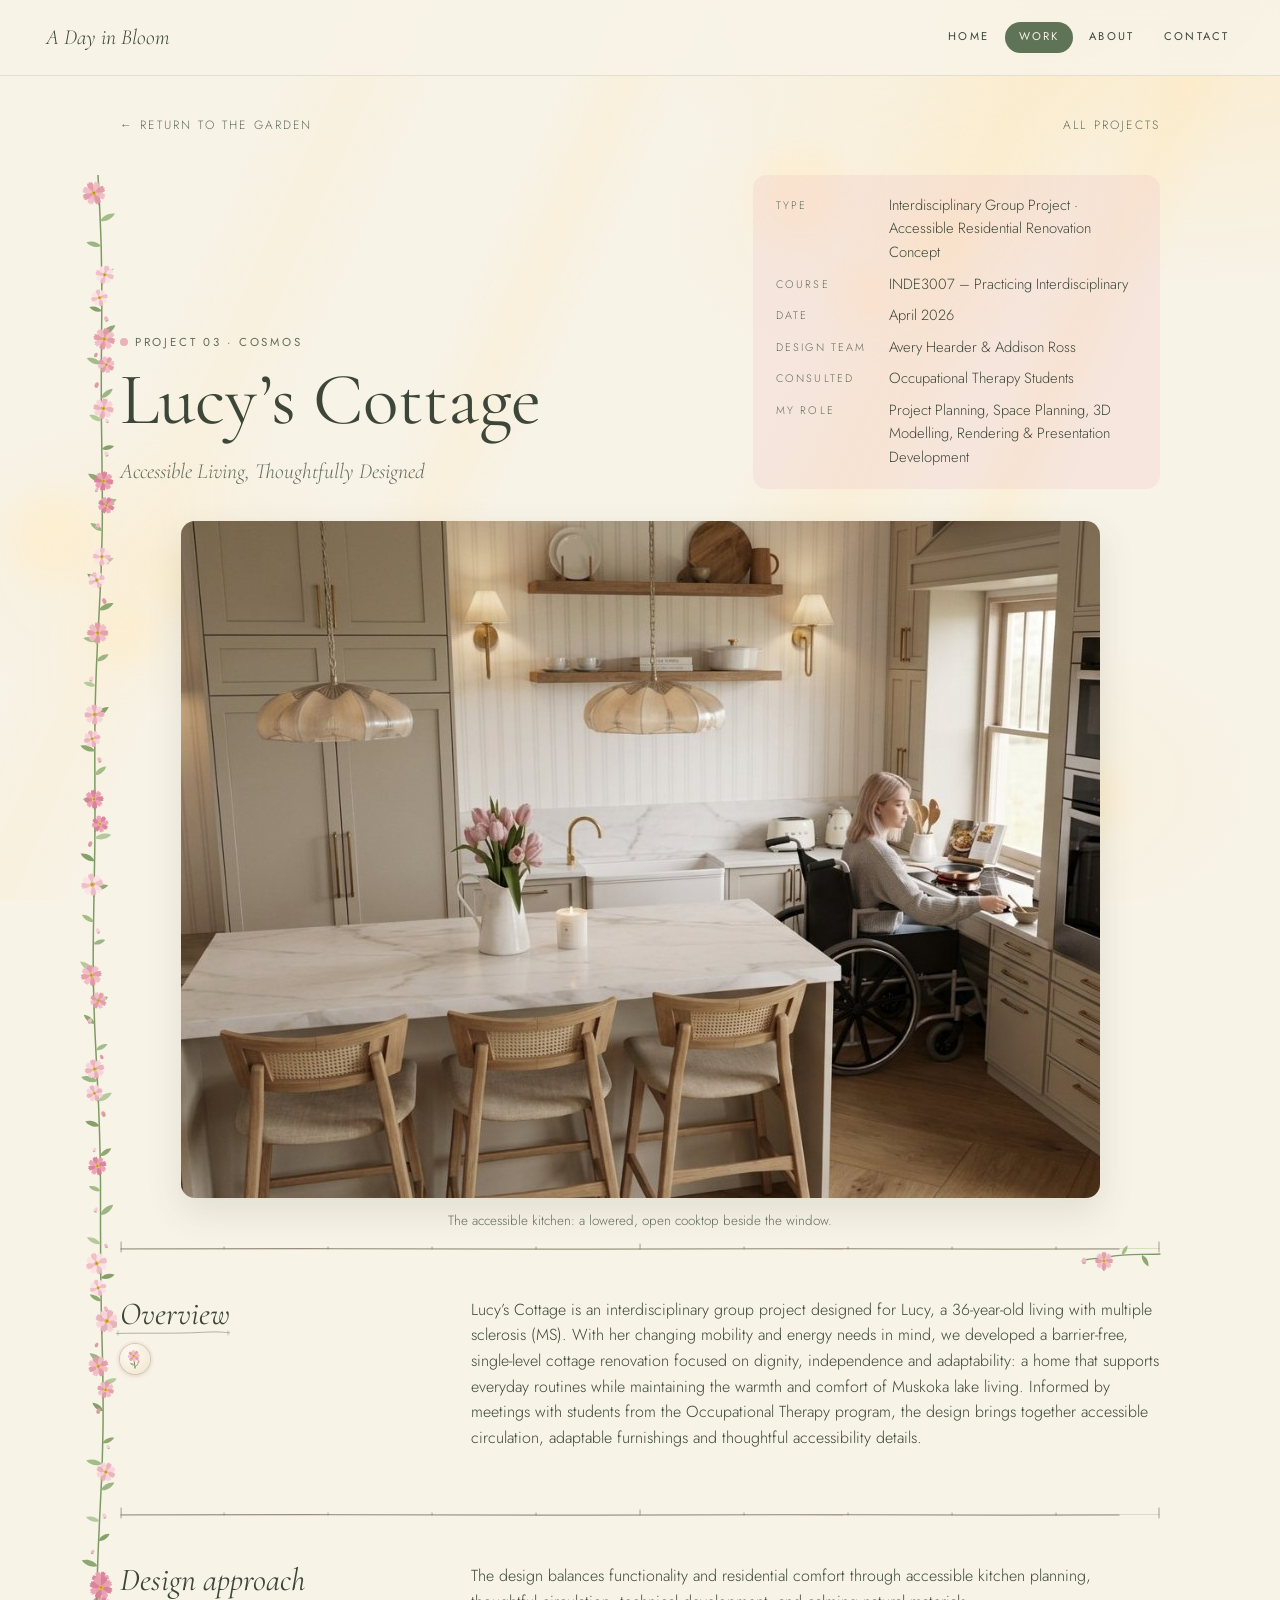
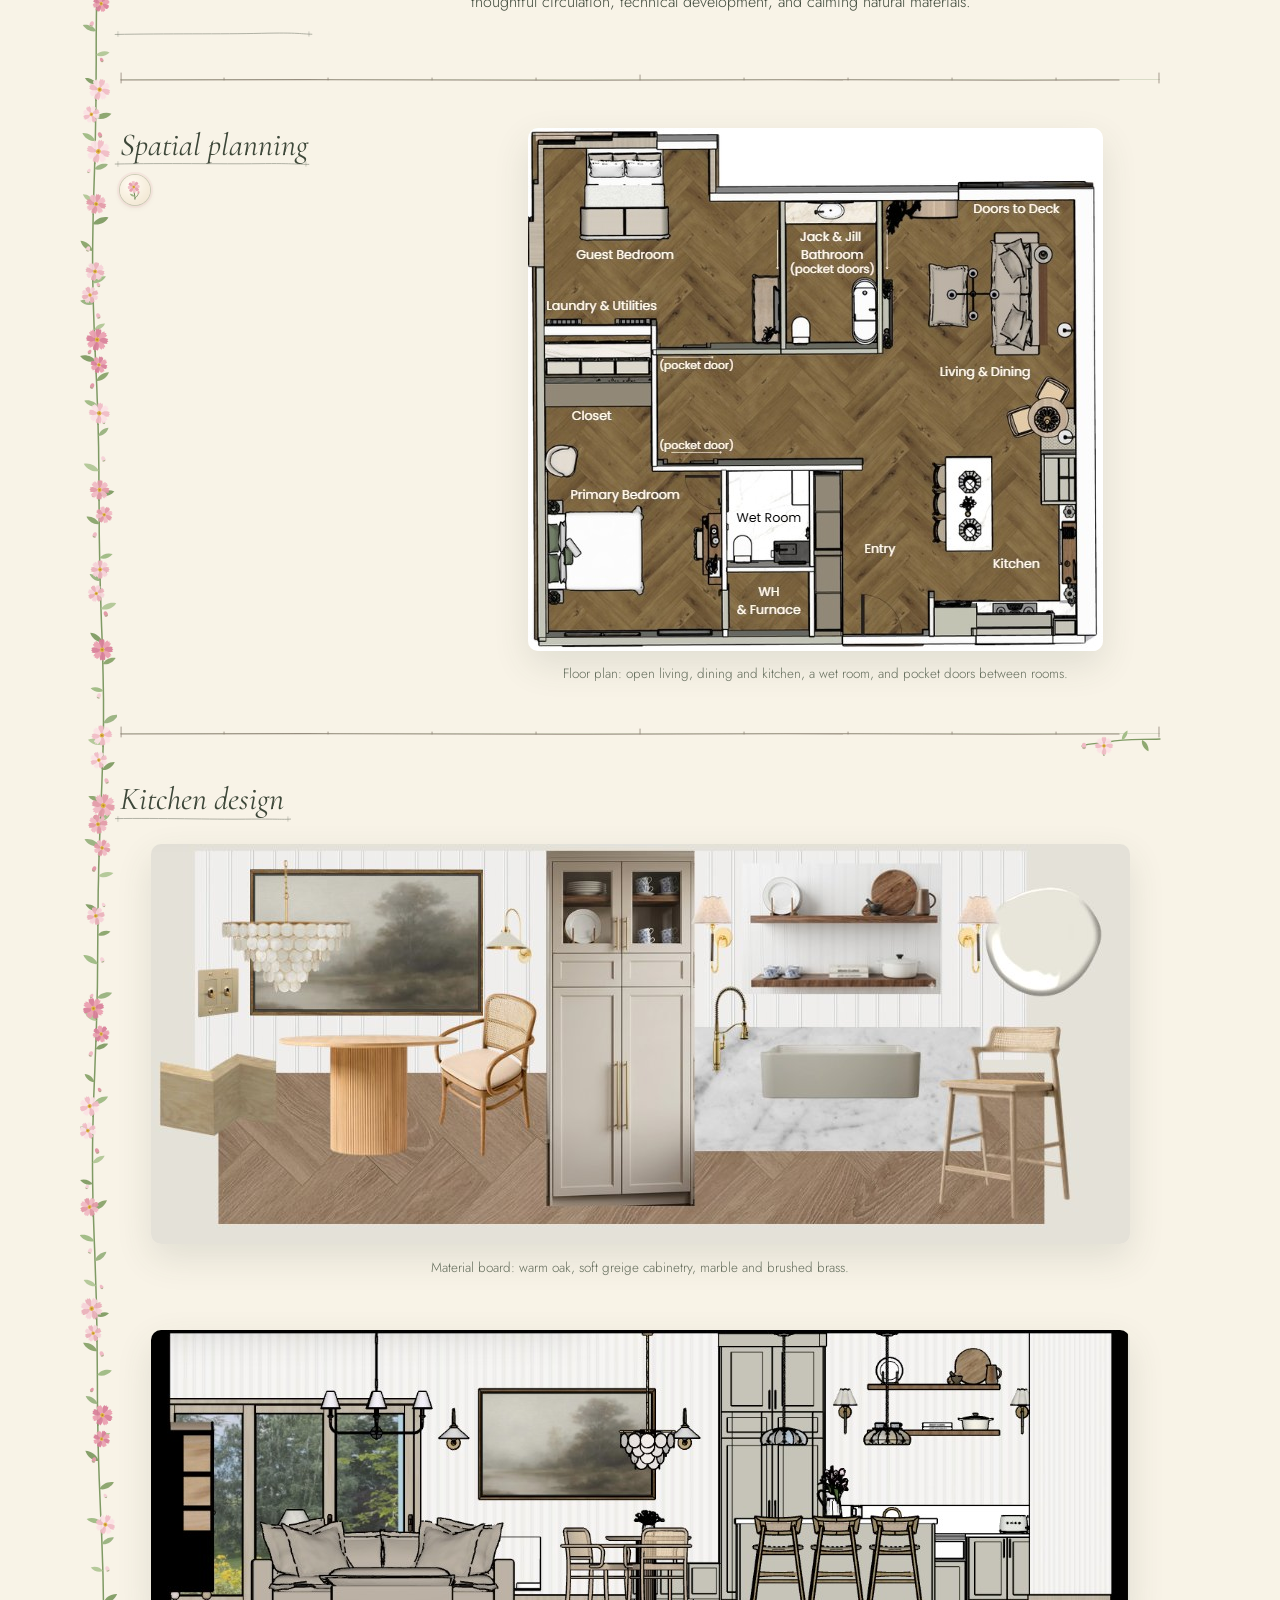
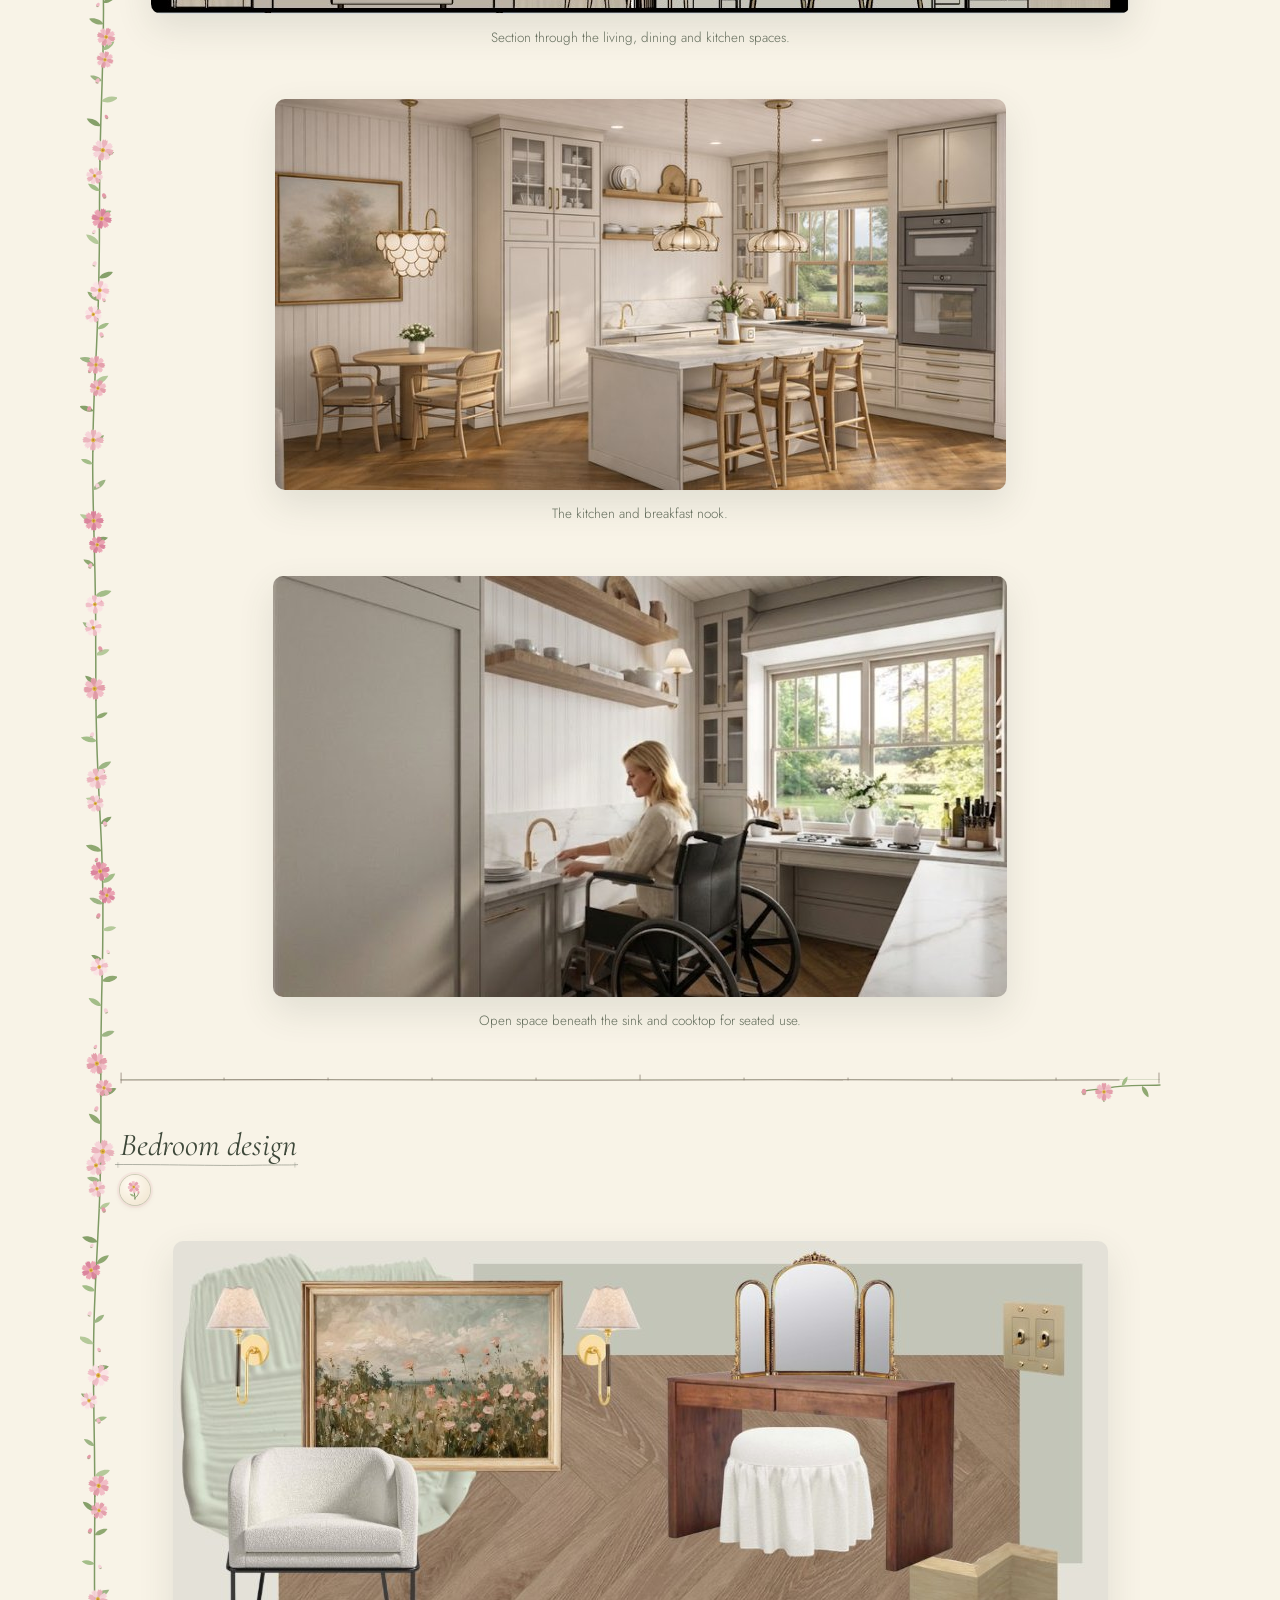
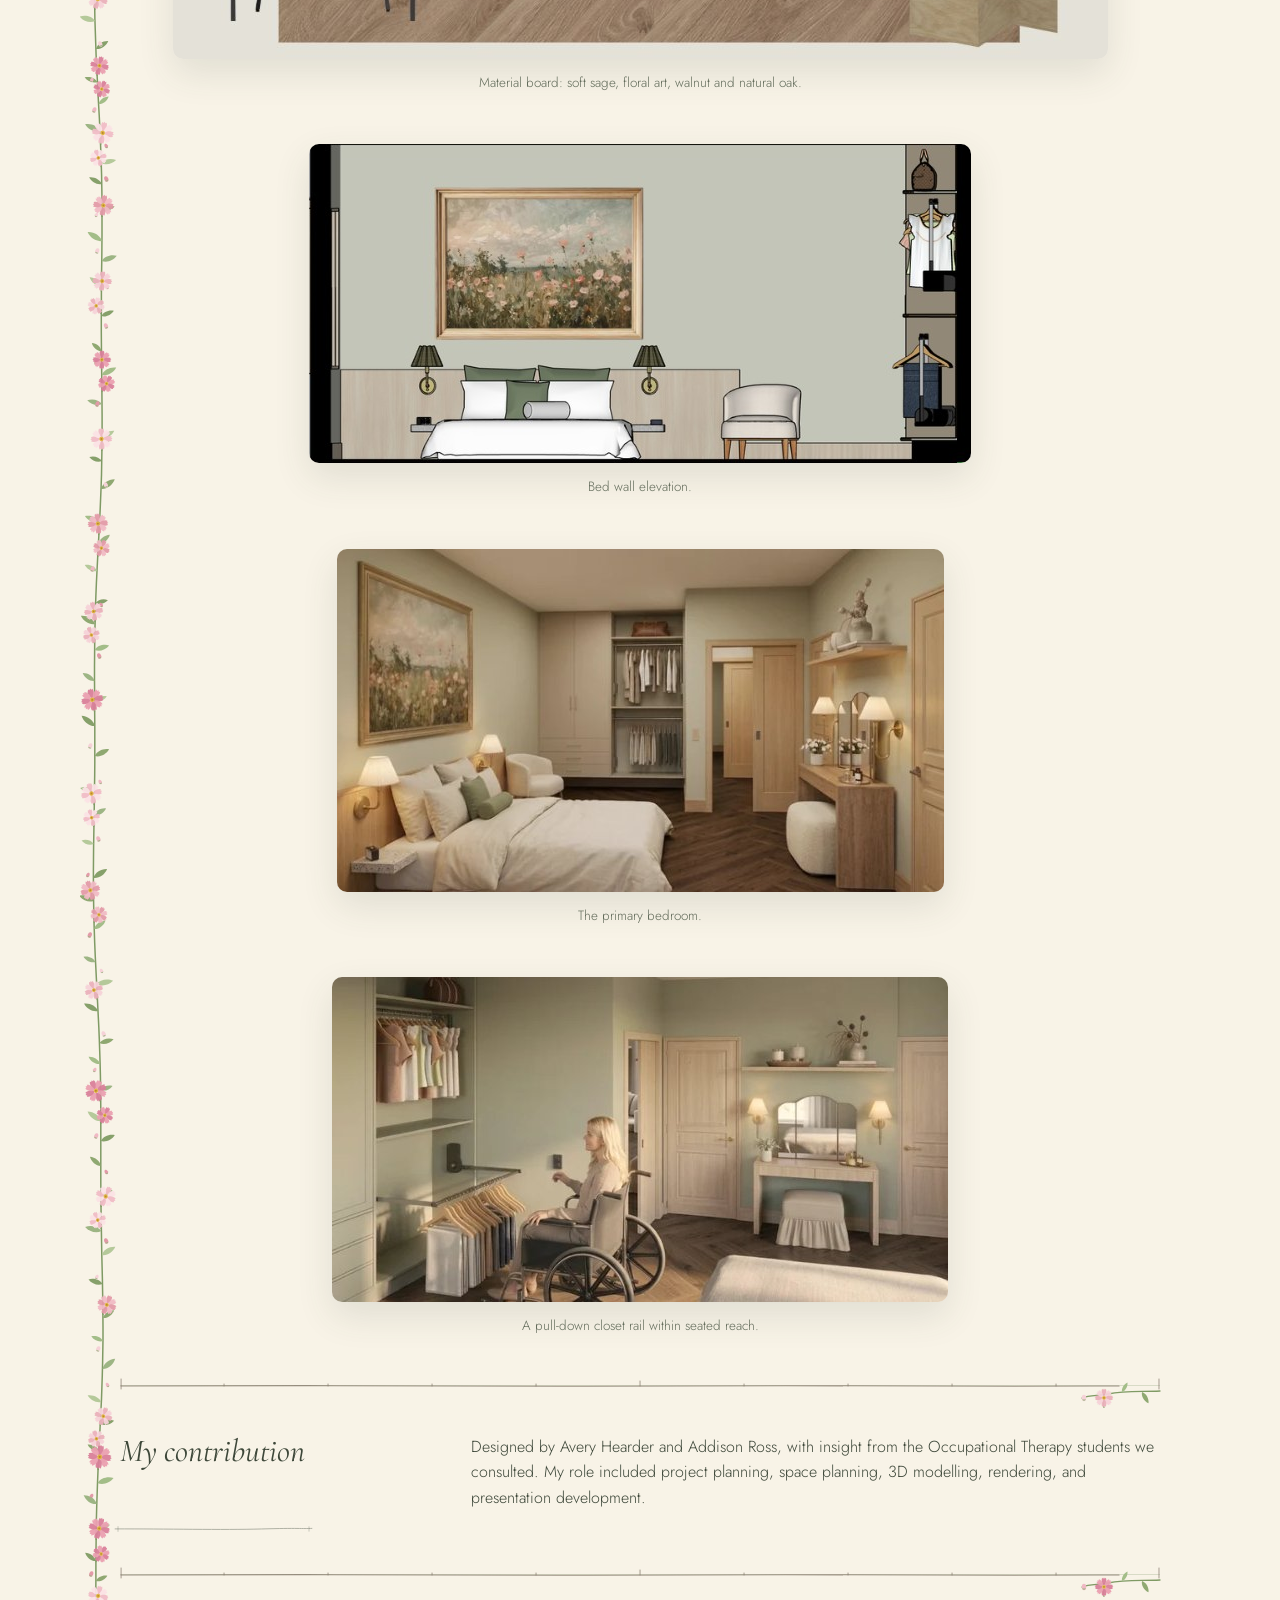
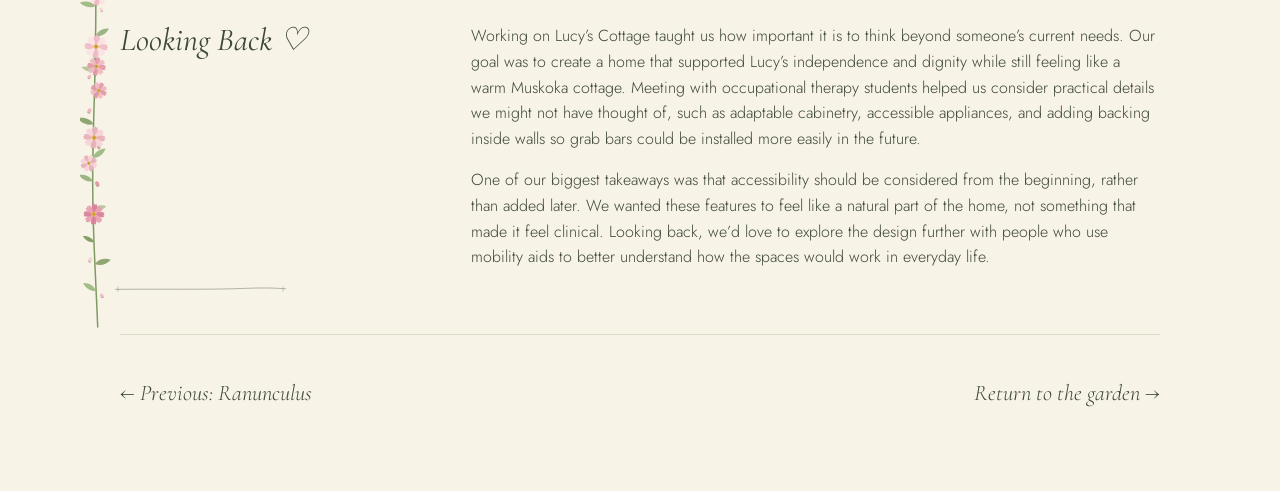
<file: projects/cosmos.html>
<!DOCTYPE html>
<html lang="en">
<head>
  <meta charset="UTF-8">
  <meta name="viewport" content="width=device-width, initial-scale=1">
  <title>Lucy’s Cottage | A Day in Bloom</title>
  <meta name="description" content="Lucy’s Cottage: an interdisciplinary group project. An accessible residential renovation concept centred on dignity and independence, informed by Occupational Therapy students and inspired by Muskoka lake living, by Avery Hearder and Addison Ross (April 2026).">

  <!-- Link previews: https://averyhearder.github.io/ is replaced with the site's public address before publishing (see README.md) -->
  <meta property="og:type" content="article">
  <meta property="og:site_name" content="A Day in Bloom">
  <meta property="og:locale" content="en_CA">
  <meta property="og:title" content="Lucy’s Cottage | Avery Hearder">
  <meta property="og:description" content="An accessible Muskoka cottage renovation centred on dignity and independence, designed with Addison Ross and informed by Occupational Therapy students.">
  <meta property="og:url" content="https://averyhearder.github.io/projects/cosmos.html">
  <meta property="og:image" content="https://averyhearder.github.io/assets/social/lucys-cottage.jpg">
  <meta property="og:image:width" content="1200">
  <meta property="og:image:height" content="630">
  <meta property="og:image:alt" content="Lucy cooking at a lowered cooktop in her accessible cottage kitchen, beside a marble island and a window">
  <meta name="twitter:card" content="summary_large_image">
  <meta name="twitter:title" content="Lucy’s Cottage | Avery Hearder">
  <meta name="twitter:description" content="An accessible Muskoka cottage renovation centred on dignity and independence, designed with Addison Ross and informed by Occupational Therapy students.">
  <meta name="twitter:image" content="https://averyhearder.github.io/assets/social/lucys-cottage.jpg">
  <meta name="twitter:image:alt" content="Lucy cooking at a lowered cooktop in her accessible cottage kitchen, beside a marble island and a window">
  <link rel="icon" type="image/svg+xml" href="../assets/favicon.svg"><!-- the site's own pink cosmos -->
  <link rel="preconnect" href="https://fonts.googleapis.com">
  <link rel="preconnect" href="https://fonts.gstatic.com" crossorigin>
  <link href="https://fonts.googleapis.com/css2?family=Caveat:wght@400;500;600&family=Cormorant+Garamond:ital,wght@0,400;0,500;0,600;1,400;1,500&family=Jost:wght@300;400;500&display=swap" rel="stylesheet">
  <link rel="stylesheet" href="../css/base.css">
  <link rel="stylesheet" href="../css/project.css">
  <link rel="stylesheet" href="../css/project-bloom.css">
  <link rel="stylesheet" href="../css/behind-bloom.css">
  <link rel="stylesheet" href="../css/lightbox.css">
  <link rel="stylesheet" href="../css/bloom-cursor.css">
</head>
<!-- Project 03 · Cosmos → Lucy’s Cottage (images in assets/images/lucys-cottage/)
     Unused numbered files (other renderings and sections) are kept in the folder for later. -->
<body class="project-page project--cosmos" data-bloom="cosmos" data-theme="sun">

  <header class="site-header">
    <a class="brand" href="../index.html#garden">A Day in Bloom</a>
    <nav class="site-nav" aria-label="Main">
      <a href="../index.html#home">Home</a>
      <a href="../index.html#work" aria-current="page">Work</a>
      <a href="../index.html#about">About</a>
      <a href="../index.html#contact">Contact</a>
    </nav>
  </header>

  <main class="project">
    <div class="back-links">
      <a class="back-link" href="../index.html#garden">← Return to the garden</a>
      <a class="back-link" href="../index.html#work">All projects</a>
    </div>

    <header class="project-hero">
      <div>
        <p class="eyebrow">Project 03 · Cosmos</p>
        <h1>Lucy’s Cottage</h1>
        <p class="lede">Accessible Living, Thoughtfully Designed</p>
      </div>
      <dl class="project-facts">
        <dt>Type</dt><dd>Interdisciplinary Group Project · Accessible Residential Renovation Concept</dd>
        <dt>Course</dt><dd>INDE3007 – Practicing Interdisciplinary</dd>
        <dt>Date</dt><dd><time datetime="2026-04">April 2026</time></dd>
        <dt>Design Team</dt><dd>Avery Hearder &amp; Addison Ross</dd>
        <dt>Consulted</dt><dd>Occupational Therapy Students</dd>
        <dt>My Role</dt><dd>Project Planning, Space Planning, 3D Modelling, Rendering &amp; Presentation Development</dd>
      </dl>
    </header>

    <!-- 1. Hero -->
    <figure class="project-figure project-figure--hero">
      <img src="../assets/images/lucys-cottage/web/lucy-hero.jpg" data-full="../assets/images/lucys-cottage/lucy-hero.png" decoding="async" fetchpriority="high" width="919" height="677" style="max-width: 919px"
           alt="A warm cottage kitchen with a marble island and cane-back stools, where a woman in a wheelchair cooks at a lowered cooktop beside the window">
      <figcaption>The accessible kitchen: a lowered, open cooktop beside the window.</figcaption>
    </figure>

    <!-- 2. Overview + design approach -->
    <section class="project-section">
      <div class="behind-bloom">
        <h2>Overview</h2>
        <!-- behind the bloom: a tiny pink cosmos that opens a designer's note (css/behind-bloom.css, js/behind-bloom.js) -->
        <button class="behind-bloom__seed" type="button" aria-haspopup="dialog" aria-controls="note-dignity" data-icon="cosmos">
          <span class="behind-bloom__label">behind the bloom<span aria-hidden="true"> ♡</span></span><span class="visually-hidden">: a designer's note, dignity comes first</span>
        </button>
      </div>
      <div>
        <p>Lucy’s Cottage is an interdisciplinary group project designed for Lucy, a 36-year-old living with multiple sclerosis (MS). With her changing mobility and energy needs in mind, we developed a barrier-free, single-level cottage renovation focused on dignity, independence and adaptability: a home that supports everyday routines while maintaining the warmth and comfort of Muskoka lake living. Informed by meetings with students from the Occupational Therapy program, the design brings together accessible circulation, adaptable furnishings and thoughtful accessibility details.</p>
      </div>
    </section>

    <section class="project-section" data-sketch="elevation">
      <h2>Design approach</h2>
      <div>
        <p>The design balances functionality and residential comfort through accessible kitchen planning, thoughtful circulation, technical development, and calming natural materials.</p>
      </div>
    </section>

    <!-- 3. Spatial planning -->
    <section class="project-section" data-sketch="plan">
      <div class="behind-bloom">
        <h2>Spatial planning</h2>
        <button class="behind-bloom__seed" type="button" aria-haspopup="dialog" aria-controls="note-disciplines" data-icon="cosmos">
          <span class="behind-bloom__label">behind the bloom<span aria-hidden="true"> ♡</span></span><span class="visually-hidden">: a designer's note, designing across disciplines</span>
        </button>
      </div>
      <figure class="project-figure">
        <img src="../assets/images/lucys-cottage/web/lucy-floorplan.jpg" data-full="../assets/images/lucys-cottage/lucy-floorplan.png" decoding="async" width="575" height="523" loading="lazy"
             alt="Rendered floor plan of the cottage showing the primary and guest bedrooms, wet room, Jack and Jill bathroom with pocket doors, laundry, entry, kitchen, and living and dining area opening to a deck">
        <figcaption>Floor plan: open living, dining and kitchen, a wet room, and pocket doors between rooms.</figcaption>
      </figure>
    </section>

    <!-- 4. Kitchen -->
    <section class="project-section project-section--wide">
      <h2>Kitchen design</h2>
      <div class="project-gallery">
        <figure class="project-figure">
          <img src="../assets/images/lucys-cottage/web/lucy-kitchen-materials.jpg" data-full="../assets/images/lucys-cottage/lucy-kitchen-materials.png" decoding="async" width="979" height="400" loading="lazy"
               alt="Kitchen material board: herringbone oak flooring, shaker cabinetry, marble counter with farmhouse sink, brass fixtures, cane seating and a landscape painting">
          <figcaption>Material board: warm oak, soft greige cabinetry, marble and brushed brass.</figcaption>
        </figure>
        <figure class="project-figure">
          <img src="../assets/images/lucys-cottage/web/lucy-kitchen-section1.jpg" data-full="../assets/images/lucys-cottage/lucy-kitchen-section1.png" decoding="async" width="979" height="284" loading="lazy"
               alt="Section drawing through the living room, dining area and kitchen">
          <figcaption>Section through the living, dining and kitchen spaces.</figcaption>
        </figure>
        <figure class="project-figure">
          <img src="../assets/images/lucys-cottage/web/lucy-kitchen-rendering1.jpg" data-full="../assets/images/lucys-cottage/lucy-kitchen-rendering1.png" decoding="async" width="731" height="391" loading="lazy"
               alt="The full kitchen with a marble island, cane stools, glass-front cabinets, a breakfast table and wall ovens">
          <figcaption>The kitchen and breakfast nook.</figcaption>
        </figure>
        <figure class="project-figure">
          <img src="../assets/images/lucys-cottage/web/lucy-kitchen-rendering3.jpg" data-full="../assets/images/lucys-cottage/lucy-kitchen-rendering3.png" decoding="async" width="734" height="421" loading="lazy"
               alt="A woman in a wheelchair at the kitchen sink, with an open space beneath the counter and a lowered cooktop by the window">
          <figcaption>Open space beneath the sink and cooktop for seated use.</figcaption>
        </figure>
      </div>
    </section>

    <!-- 5. Bedroom -->
    <section class="project-section project-section--wide">
      <div class="behind-bloom">
        <h2>Bedroom design</h2>
        <button class="behind-bloom__seed" type="button" aria-haspopup="dialog" aria-controls="note-home" data-icon="cosmos">
          <span class="behind-bloom__label">behind the bloom<span aria-hidden="true"> ♡</span></span><span class="visually-hidden">: a designer's note, accessibility that feels like home</span>
        </button>
      </div>
      <div class="project-gallery">
        <figure class="project-figure">
          <img src="../assets/images/lucys-cottage/web/lucy-bedroom-materials.jpg" data-full="../assets/images/lucys-cottage/lucy-bedroom-materials.png" decoding="async" width="935" height="418" loading="lazy"
               alt="Bedroom material board: sage paint, a floral landscape painting, brass sconces, a boucle chair, a walnut vanity with tri-fold mirror and herringbone flooring">
          <figcaption>Material board: soft sage, floral art, walnut and natural oak.</figcaption>
        </figure>
        <figure class="project-figure">
          <img src="../assets/images/lucys-cottage/web/lucy-bedroom-section2.jpg" data-full="../assets/images/lucys-cottage/lucy-bedroom-section2.png" decoding="async" width="662" height="319" loading="lazy"
               alt="Elevation of the bed wall with a floral painting, wall sconces, an accent chair and open closet storage">
          <figcaption>Bed wall elevation.</figcaption>
        </figure>
        <figure class="project-figure">
          <img src="../assets/images/lucys-cottage/web/lucy-bedroom-rendering4.jpg" data-full="../assets/images/lucys-cottage/lucy-bedroom-rendering4.png" decoding="async" width="607" height="343" loading="lazy"
               alt="The primary bedroom with an upholstered bed, floral painting, open closet, vanity and pocket door">
          <figcaption>The primary bedroom.</figcaption>
        </figure>
        <figure class="project-figure">
          <img src="../assets/images/lucys-cottage/web/lucy-bedroom-rendering1.jpg" data-full="../assets/images/lucys-cottage/lucy-bedroom-rendering1.png" decoding="async" width="616" height="325" loading="lazy"
               alt="A woman in a wheelchair reaching a pull-down clothing rail in an open closet">
          <figcaption>A pull-down closet rail within seated reach.</figcaption>
        </figure>
      </div>
    </section>

    <!-- 6. Contribution -->
    <section class="project-section">
      <h2>My contribution</h2>
      <div>
        <p>Designed by Avery Hearder and Addison Ross, with insight from the Occupational Therapy students we consulted. My role included project planning, space planning, 3D modelling, rendering, and presentation development.</p>
      </div>
    </section>

    <!-- 7. Reflection -->
    <section class="project-section">
      <h2>Looking Back&nbsp;<span aria-hidden="true">♡</span></h2>
      <div>
        <p>Working on Lucy’s Cottage taught us how important it is to think beyond someone’s current needs. Our goal was to create a home that supported Lucy’s independence and dignity while still feeling like a warm Muskoka cottage. Meeting with occupational therapy students helped us consider practical details we might not have thought of, such as adaptable cabinetry, accessible appliances, and adding backing inside walls so grab bars could be installed more easily in the future.</p>
        <p>One of our biggest takeaways was that accessibility should be considered from the beginning, rather than added later. We wanted these features to feel like a natural part of the home, not something that made it feel clinical. Looking back, we’d love to explore the design further with people who use mobility aids to better understand how the spaces would work in everyday life.</p>
      </div>
    </section>

    <nav class="project-pager" aria-label="More projects">
      <a href="ranunculus.html">← Previous: Ranunculus</a>
      <a href="../index.html#garden">Return to the garden →</a>
    </nav>

    <!-- Behind the bloom: the designer's notes (opened by the little cosmos under three headings).
         The tape, pressed flowers and drifting petals are added by js/behind-bloom.js. -->
    <dialog class="bloom-note" id="note-dignity" aria-labelledby="note-dignity-title">
      <div class="bloom-note__paper">
        <div class="bloom-note__inner">
          <p class="bloom-note__eyebrow">behind the bloom · note 01</p>
          <h3 class="bloom-note__title" id="note-dignity-title">Dignity Comes First&nbsp;<span aria-hidden="true">♡</span></h3>
          <p>We approached Lucy’s Cottage with one guiding idea: accessibility should support independence without making a home feel clinical. We wanted to create a space where Lucy could move comfortably, maintain her independence and feel completely at home.</p>
        </div>
        <button class="bloom-note__close" type="button" aria-label="Close the note"></button>
      </div>
    </dialog>

    <dialog class="bloom-note" id="note-disciplines" aria-labelledby="note-disciplines-title">
      <div class="bloom-note__paper">
        <div class="bloom-note__inner">
          <p class="bloom-note__eyebrow">behind the bloom · note 02</p>
          <h3 class="bloom-note__title" id="note-disciplines-title">Designing Across Disciplines&nbsp;<span aria-hidden="true">♡</span></h3>
          <p>We met with students from the Occupational Therapy program to better understand how design decisions could support Lucy’s everyday life. Their perspectives helped us consider mobility, daily routines, accessibility and how the cottage could adapt to changing needs.</p>
        </div>
        <button class="bloom-note__close" type="button" aria-label="Close the note"></button>
      </div>
    </dialog>

    <dialog class="bloom-note" id="note-home" aria-labelledby="note-home-title">
      <div class="bloom-note__paper">
        <div class="bloom-note__inner">
          <p class="bloom-note__eyebrow">behind the bloom · note 03</p>
          <h3 class="bloom-note__title" id="note-home-title">Accessibility That Feels Like Home&nbsp;<span aria-hidden="true">♡</span></h3>
          <p>We explored barrier-free circulation, accessible kitchen features, an adaptable bedroom and a thoughtfully designed wet room. Inspired by Muskoka lake living, we paired these practical considerations with warm materials and soft finishes. Our goal was to create a home that supports dignity without sacrificing comfort or character.</p>
        </div>
        <button class="bloom-note__close" type="button" aria-label="Close the note"></button>
      </div>
    </dialog>
  </main>

  <!-- the cosmos vine, pencil lines, sketches, sunlight and petals (js/project-bloom.js) -->
  <script src="../js/project-bloom.js"></script>
  <!-- behind the bloom: the designer's notes -->
  <script src="../js/behind-bloom.js"></script>
  <!-- click any project image to enlarge it -->
  <script src="../js/lightbox.js"></script>
  <!-- the floral cursor (desktop mouse only) -->
  <script src="../js/bloom-cursor.js"></script>
</body>
</html>
</file>
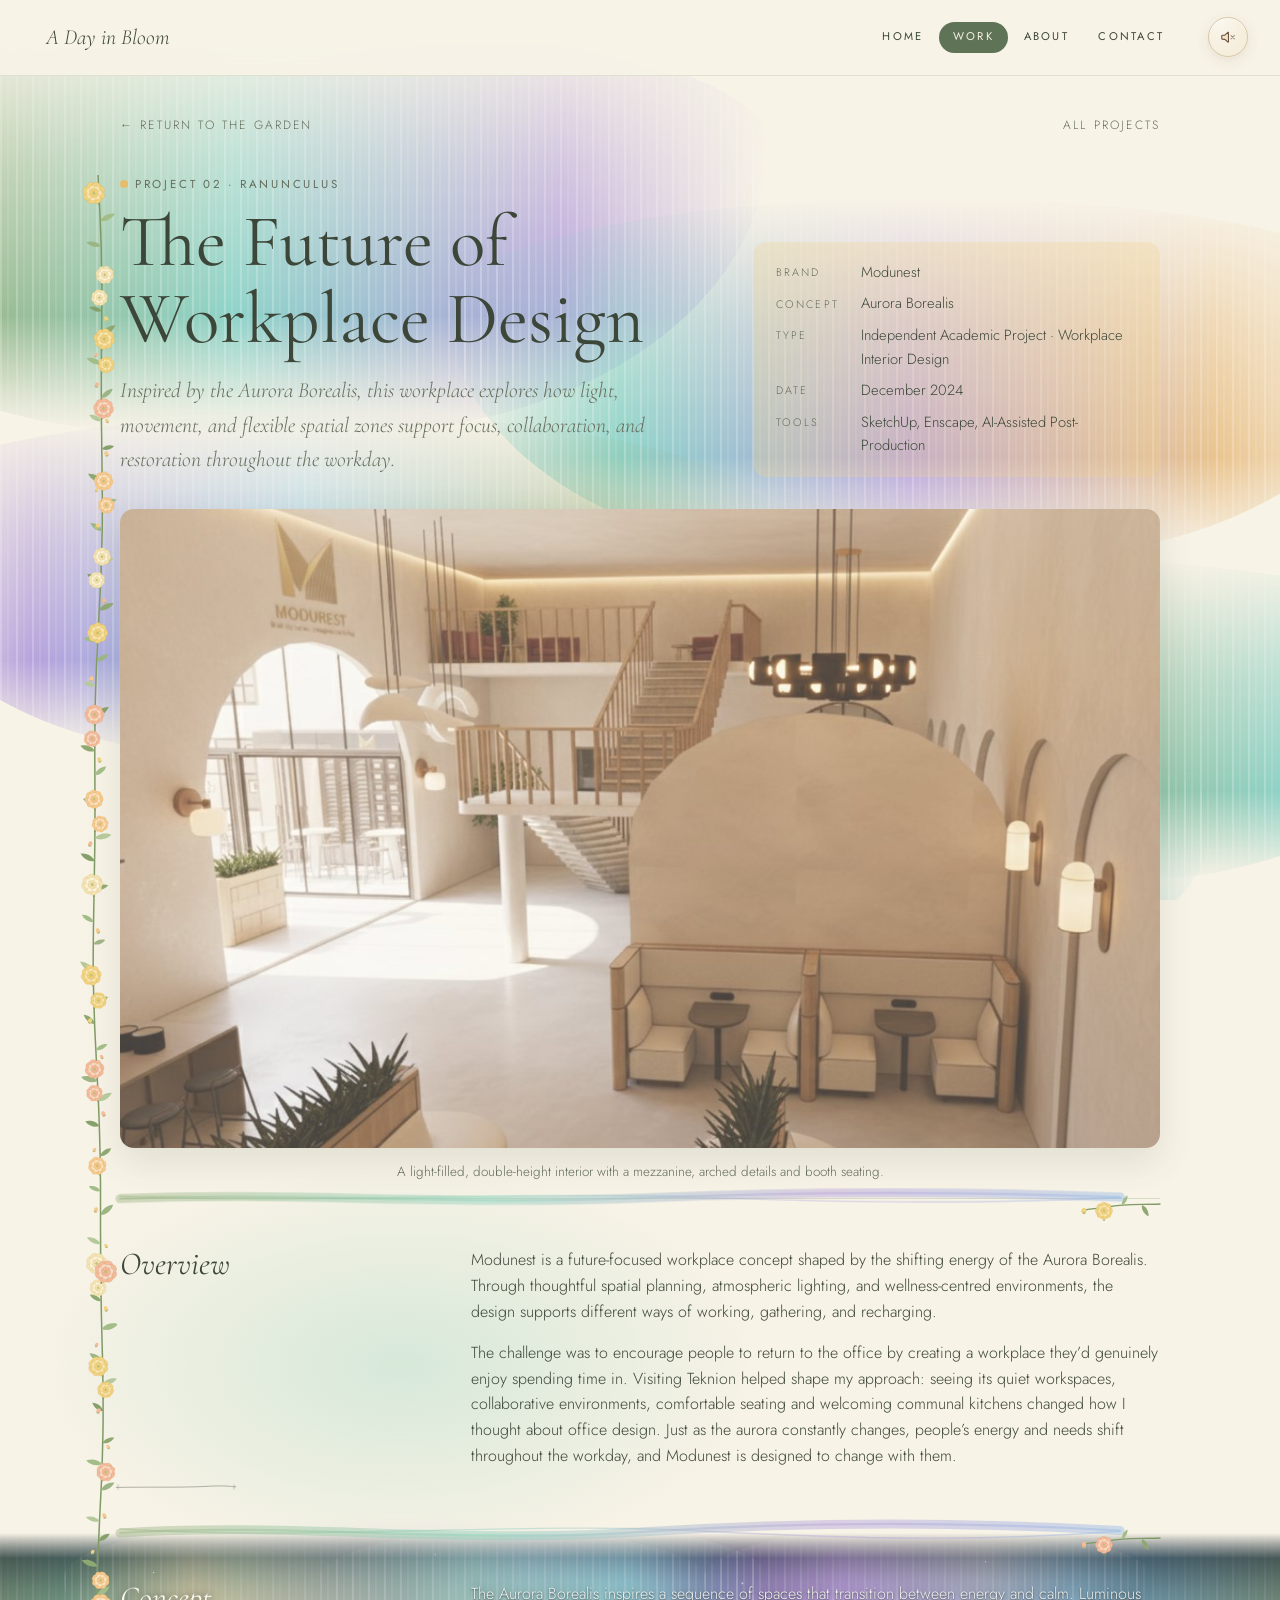
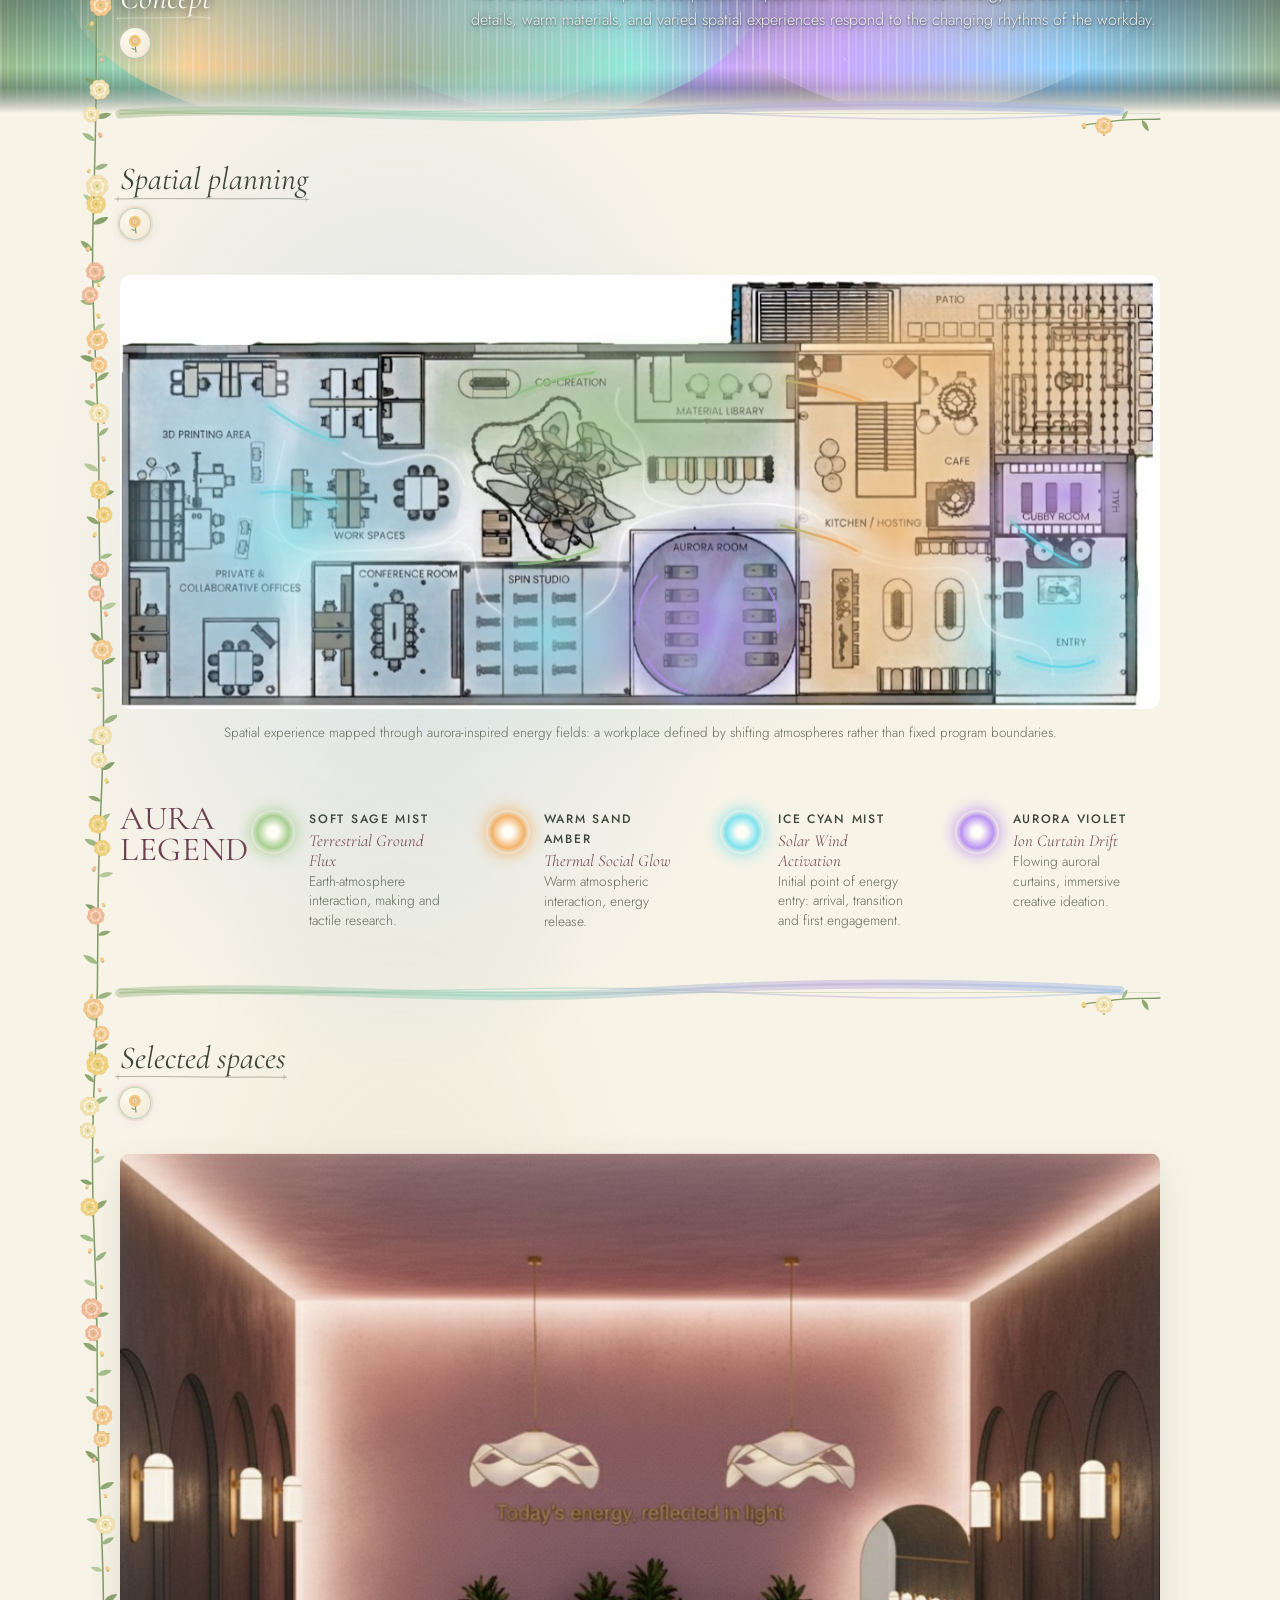
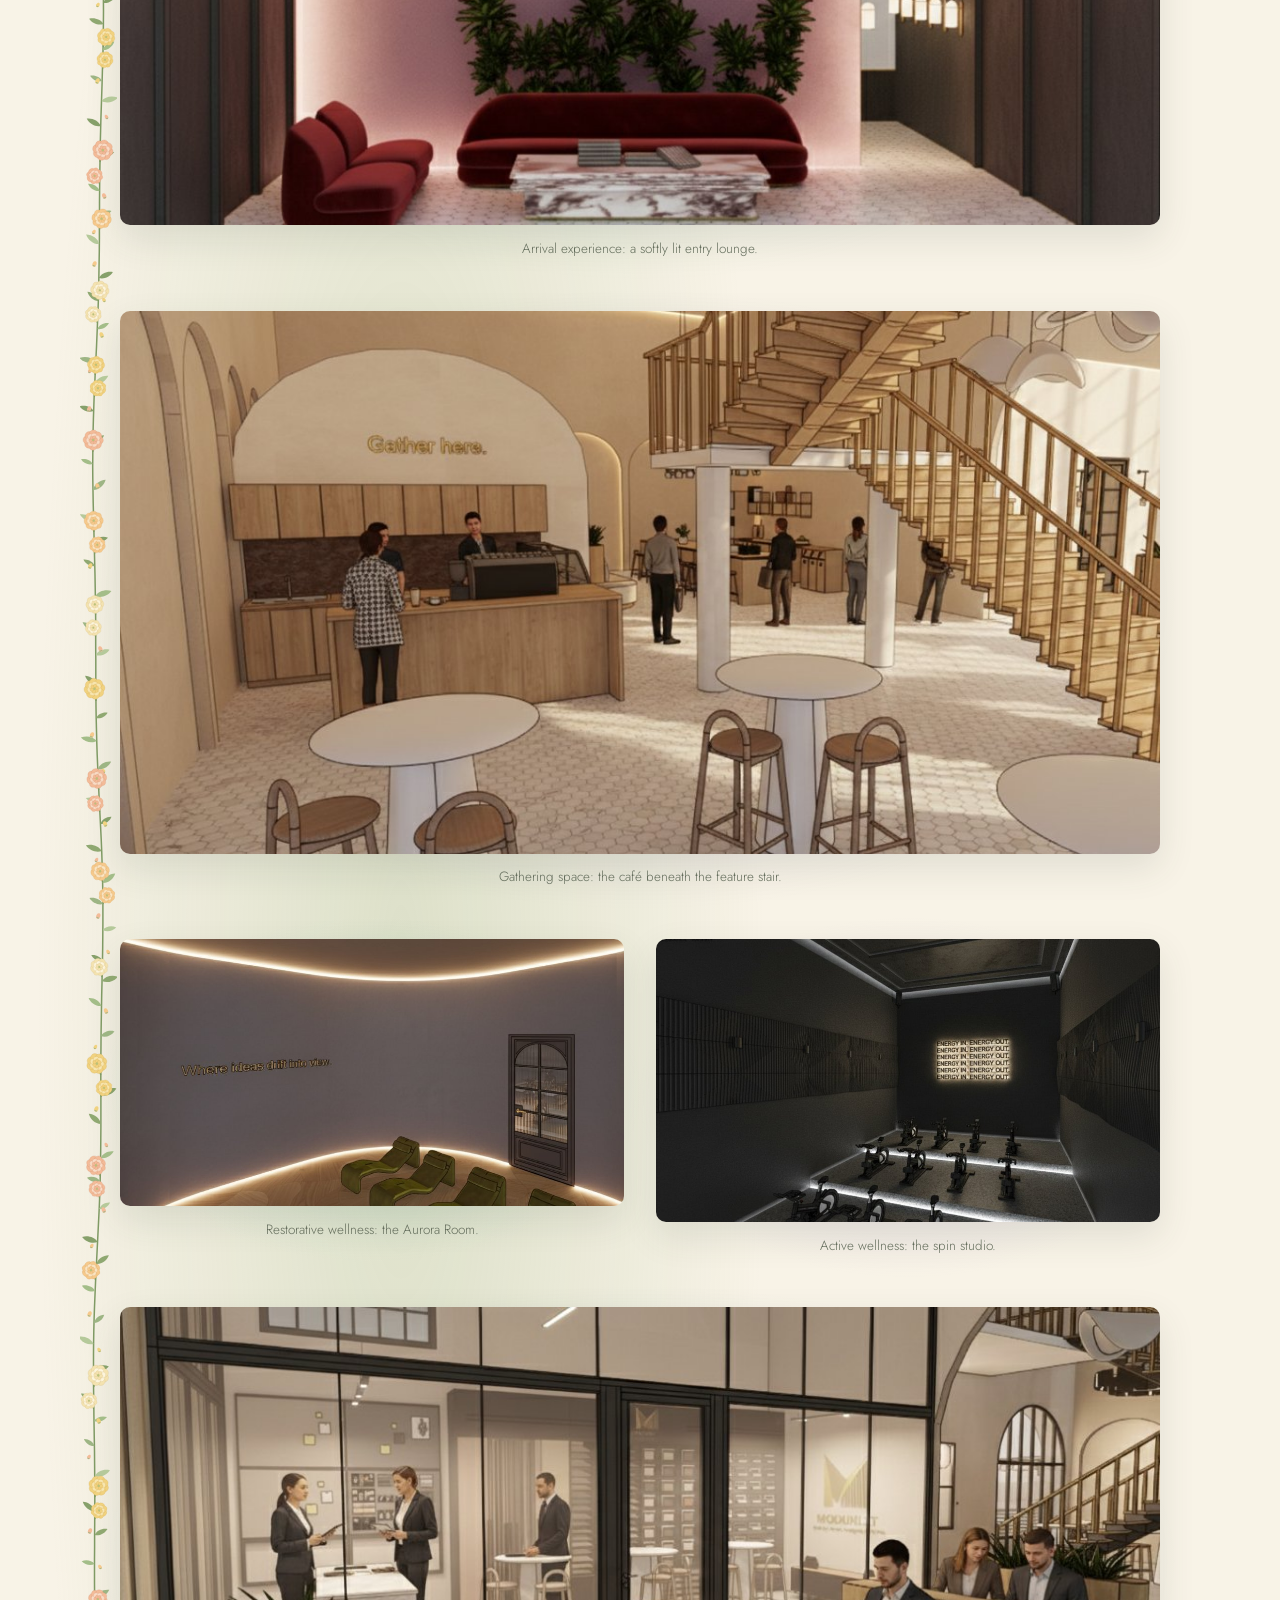
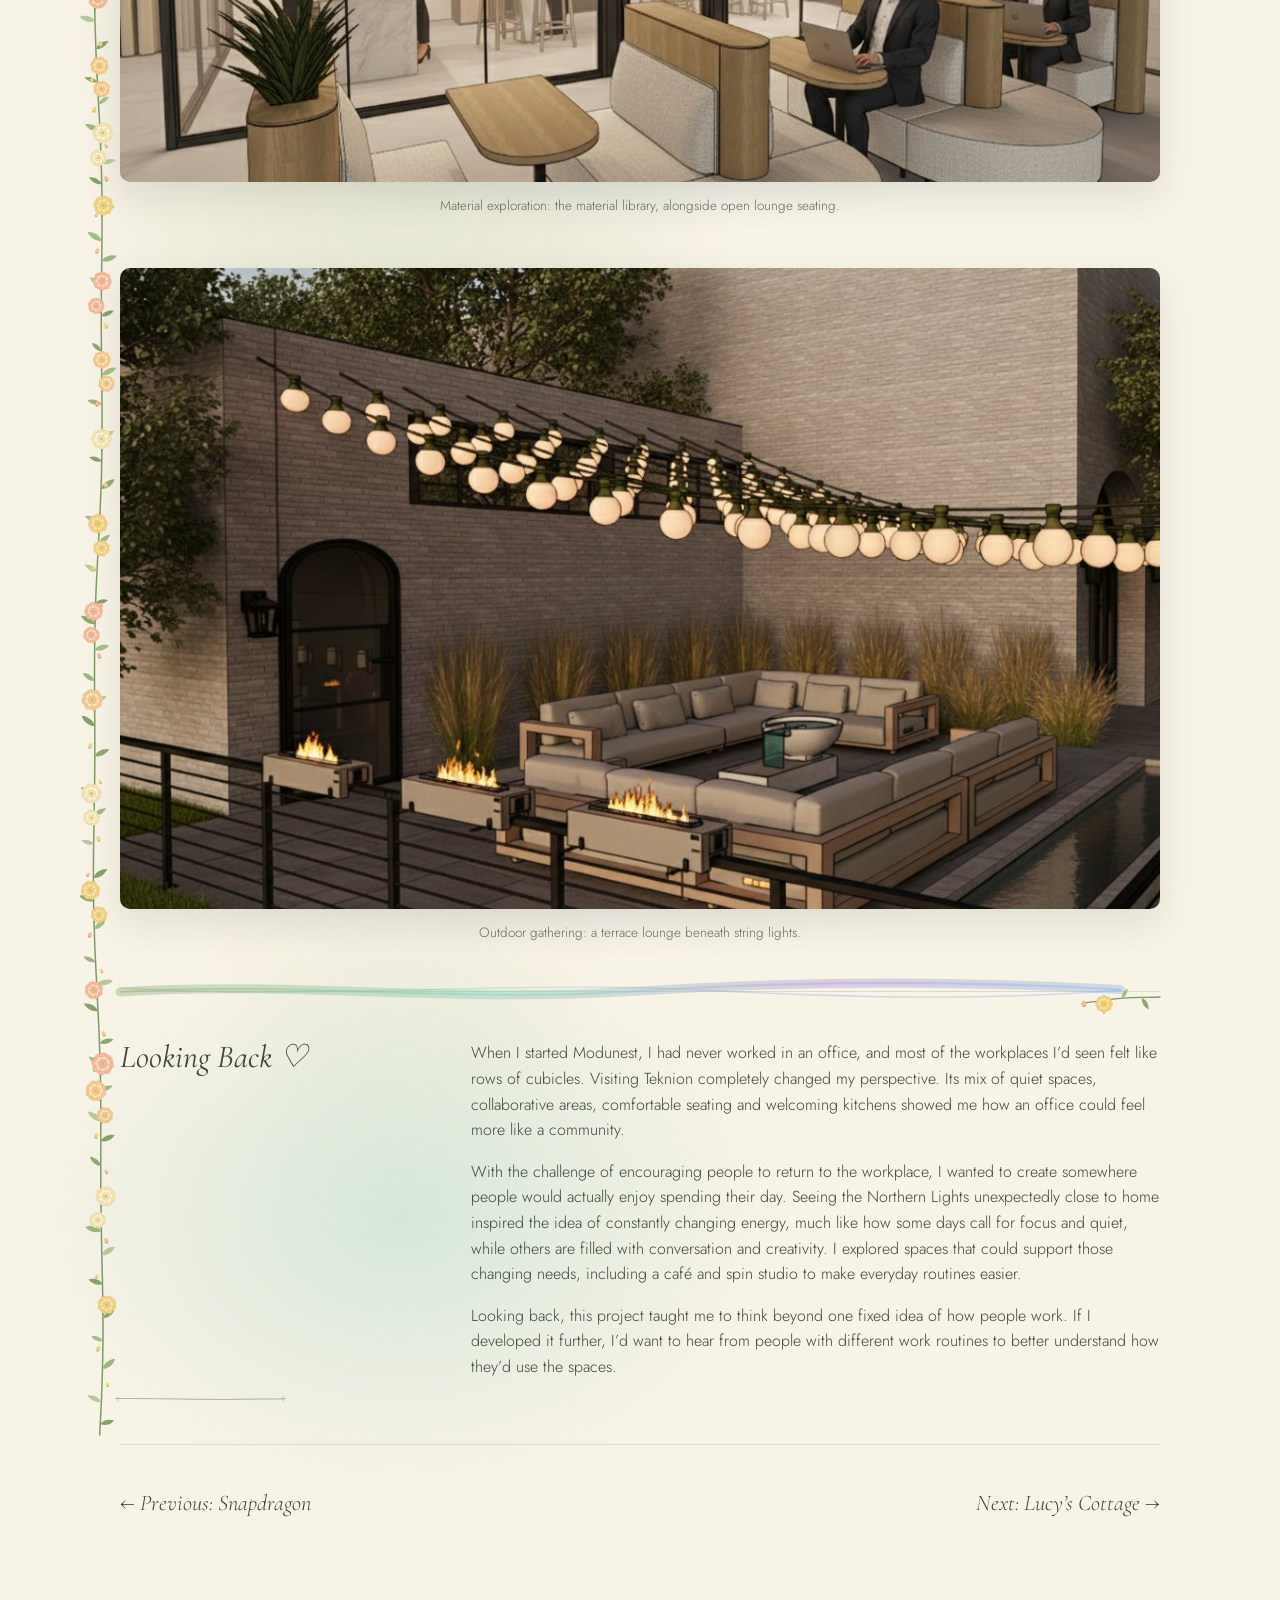
<file: projects/ranunculus.html>
<!DOCTYPE html>
<html lang="en">
<head>
  <meta charset="UTF-8">
  <meta name="viewport" content="width=device-width, initial-scale=1">
  <title>Modunest | A Day in Bloom</title>
  <meta name="description" content="Modunest: a future-focused workplace concept inspired by the Aurora Borealis, by interior design student Avery Hearder.">

  <!-- Link previews: https://averyhearder.github.io/ is replaced with the site's public address before publishing (see README.md) -->
  <meta property="og:type" content="article">
  <meta property="og:site_name" content="A Day in Bloom">
  <meta property="og:locale" content="en_CA">
  <meta property="og:title" content="Modunest | Avery Hearder">
  <meta property="og:description" content="An independent workplace concept inspired by the Northern Lights, with spaces that shift between focus, collaboration and restoration.">
  <meta property="og:url" content="https://averyhearder.github.io/projects/ranunculus.html">
  <meta property="og:image" content="https://averyhearder.github.io/assets/social/modunest.jpg">
  <meta property="og:image:width" content="1200">
  <meta property="og:image:height" content="630">
  <meta property="og:image:alt" content="The Modunest entry lounge glowing in soft pink light, with sculptural pendants and the words Today’s energy, reflected in light">
  <meta name="twitter:card" content="summary_large_image">
  <meta name="twitter:title" content="Modunest | Avery Hearder">
  <meta name="twitter:description" content="An independent workplace concept inspired by the Northern Lights, with spaces that shift between focus, collaboration and restoration.">
  <meta name="twitter:image" content="https://averyhearder.github.io/assets/social/modunest.jpg">
  <meta name="twitter:image:alt" content="The Modunest entry lounge glowing in soft pink light, with sculptural pendants and the words Today’s energy, reflected in light">
  <link rel="icon" type="image/svg+xml" href="../assets/favicons/ranunculus.svg">
  <link rel="preconnect" href="https://fonts.googleapis.com">
  <link rel="preconnect" href="https://fonts.gstatic.com" crossorigin>
  <link href="https://fonts.googleapis.com/css2?family=Caveat:wght@400;500;600&family=Cormorant+Garamond:ital,wght@0,400;0,500;0,600;1,400;1,500&family=Jost:wght@300;400;500&display=swap" rel="stylesheet">
  <link rel="stylesheet" href="../css/base.css">
  <link rel="stylesheet" href="../css/project.css">
  <link rel="stylesheet" href="../css/project-bloom.css">
  <link rel="stylesheet" href="../css/behind-bloom.css">
  <link rel="stylesheet" href="../css/lightbox.css">
  <link rel="stylesheet" href="../css/bloom-cursor.css">
</head>
<!-- Project 02 · Ranunculus → The Future of Workplace Design (Modunest)
     Images in assets/images/modunest/ (board-room and settle-in are kept for later) -->
<body class="project-page project--ranunculus" data-bloom="ranunculus" data-theme="aurora">

  <header class="site-header">
    <a class="brand" href="../index.html#garden">A Day in Bloom</a>
    <nav class="site-nav" aria-label="Main">
      <a href="../index.html#home">Home</a>
      <a href="../index.html#work" aria-current="page">Work</a>
      <a href="../index.html#about">About</a>
      <a href="../index.html#contact">Contact</a>
    </nav>
  </header>

  <main class="project">
    <div class="back-links">
      <a class="back-link" href="../index.html#garden">← Return to the garden</a>
      <a class="back-link" href="../index.html#work">All projects</a>
    </div>

    <header class="project-hero">
      <div>
        <p class="eyebrow">Project 02 · Ranunculus</p>
        <h1>The Future of Workplace Design</h1>
        <p class="lede">Inspired by the Aurora Borealis, this workplace explores how light, movement, and flexible spatial zones support focus, collaboration, and restoration throughout the workday.</p>
      </div>
      <dl class="project-facts">
        <dt>Brand</dt><dd>Modunest</dd>
        <dt>Concept</dt><dd>Aurora Borealis</dd>
        <dt>Type</dt><dd>Independent Academic Project · Workplace Interior Design</dd>
        <dt>Date</dt><dd><time datetime="2024-12">December 2024</time></dd>
        <dt>Tools</dt><dd>SketchUp, Enscape, AI-Assisted Post-Production</dd>
      </dl>
    </header>

    <!-- Opening image -->
    <figure class="project-figure project-figure--hero">
      <img src="../assets/images/modunest/web/modunest-hero.jpg" data-full="../assets/images/modunest/modunest-hero.png" decoding="async" fetchpriority="high" width="1243" height="764"
           alt="A bright, double-height workplace interior with arched details, a timber stair to a mezzanine, sculptural pendant lights and upholstered booth seating">
      <figcaption>A light-filled, double-height interior with a mezzanine, arched details and booth seating.</figcaption>
    </figure>

    <!-- Overview -->
    <section class="project-section">
      <h2>Overview</h2>
      <div>
        <p>Modunest is a future-focused workplace concept shaped by the shifting energy of the Aurora Borealis. Through thoughtful spatial planning, atmospheric lighting, and wellness-centred environments, the design supports different ways of working, gathering, and recharging.</p>
        <p>The challenge was to encourage people to return to the office by creating a workplace they’d genuinely enjoy spending time in. Visiting Teknion helped shape my approach: seeing its quiet workspaces, collaborative environments, comfortable seating and welcoming communal kitchens changed how I thought about office design. Just as the aurora constantly changes, people’s energy and needs shift throughout the workday, and Modunest is designed to change with them.</p>
      </div>
    </section>

    <!-- Concept (a twilight band where the aurora glows most vividly: js/project-bloom.js) -->
    <section class="project-section" data-twilight>
      <div class="behind-bloom">
        <h2>Concept</h2>
        <!-- behind the bloom: a tiny glowing ranunculus that opens a designer's note (css/behind-bloom.css, js/behind-bloom.js) -->
        <button class="behind-bloom__seed" type="button" aria-haspopup="dialog" aria-controls="note-aurora" data-icon="ranunculus">
          <span class="behind-bloom__label">behind the bloom<span aria-hidden="true"> ♡</span></span><span class="visually-hidden">: a designer's note, inspired by the aurora</span>
        </button>
      </div>
      <div>
        <p>The Aurora Borealis inspires a sequence of spaces that transition between energy and calm. Luminous details, warm materials, and varied spatial experiences respond to the changing rhythms of the workday.</p>
      </div>
    </section>

    <!-- Spatial planning: the labelled plan, with its aura energy zones glowing over it
         (the glow layer shares the image's own 1185 × 495 coordinates, so it stays aligned at any size;
         animated by css/project-bloom.css, the legend by js/project-bloom.js) -->
    <section class="project-section project-section--wide">
      <div class="behind-bloom">
        <h2>Spatial planning</h2>
        <button class="behind-bloom__seed" type="button" aria-haspopup="dialog" aria-controls="note-energies" data-icon="ranunculus">
          <span class="behind-bloom__label">behind the bloom<span aria-hidden="true"> ♡</span></span><span class="visually-hidden">: a designer's note on designing for different energies</span>
        </button>
      </div>
      <figure class="project-figure aura-plan" id="aura-plan">
        <div class="aura-plan__scroll">
          <div class="aura-plan__frame">
            <img src="../assets/images/modunest/web/modunest-labelled-floorplan.jpg" data-full="../assets/images/modunest/modunest-labelled-floorplan.png" decoding="async" width="1185" height="495" loading="lazy"
                 alt="Labelled floor plan of the Modunest workplace: 3D printing area, work spaces, private and collaborative offices, conference room, spin studio, co-creation, material library, Aurora Room, kitchen and hosting, café, cubby room, hall, entry and patio">
            <svg class="aura-plan__glow" viewBox="0 0 1185 495" preserveAspectRatio="none" aria-hidden="true" focusable="false">
              <defs>
                <radialGradient id="aura-cyan"><stop offset="0" stop-color="#7fe3ec" stop-opacity=".62"/><stop offset=".55" stop-color="#9fdcf0" stop-opacity=".3"/><stop offset="1" stop-color="#bfe8f6" stop-opacity="0"/></radialGradient>
                <radialGradient id="aura-sage"><stop offset="0" stop-color="#9cc58a" stop-opacity=".62"/><stop offset=".55" stop-color="#b5d29f" stop-opacity=".3"/><stop offset="1" stop-color="#cfe2bd" stop-opacity="0"/></radialGradient>
                <radialGradient id="aura-amber"><stop offset="0" stop-color="#f2b36a" stop-opacity=".6"/><stop offset=".55" stop-color="#f3c88f" stop-opacity=".3"/><stop offset="1" stop-color="#f6dcb8" stop-opacity="0"/></radialGradient>
                <radialGradient id="aura-violet"><stop offset="0" stop-color="#b08ef0" stop-opacity=".66"/><stop offset=".55" stop-color="#c7aef2" stop-opacity=".32"/><stop offset="1" stop-color="#e0d0fa" stop-opacity="0"/></radialGradient>
                <!-- energy flowing through the plan, its colour changing as it passes through each zone -->
                <linearGradient id="aura-flow" gradientUnits="userSpaceOnUse" x1="0" y1="0" x2="1185" y2="0">
                  <stop offset="0" stop-color="#5fd6e6"/><stop offset=".3" stop-color="#7fd0d6"/><stop offset=".4" stop-color="#8fbf7a"/>
                  <stop offset=".62" stop-color="#8fbf7a"/><stop offset=".68" stop-color="#eba557"/><stop offset=".82" stop-color="#eba557"/>
                  <stop offset=".87" stop-color="#5fd6e6"/><stop offset="1" stop-color="#5fd6e6"/>
                </linearGradient>
              </defs>
              <!-- the four energy zones (soft, slowly breathing pools of light) -->
              <g class="aura-zone aura-zone--cyan">
                <ellipse class="aura-pool" cx="195" cy="300" rx="215" ry="195" fill="url(#aura-cyan)"/>
                <ellipse class="aura-pool aura-pool--b" cx="1078" cy="390" rx="100" ry="110" fill="url(#aura-cyan)"/>
                <ellipse class="aura-pool aura-pool--c" cx="485" cy="412" rx="100" ry="78" fill="url(#aura-cyan)"/>
              </g>
              <g class="aura-zone aura-zone--sage">
                <ellipse class="aura-pool" cx="560" cy="180" rx="235" ry="118" fill="url(#aura-sage)"/>
                <ellipse class="aura-pool aura-pool--b" cx="675" cy="125" rx="110" ry="60" fill="url(#aura-sage)"/>
              </g>
              <g class="aura-zone aura-zone--amber">
                <ellipse class="aura-pool" cx="882" cy="300" rx="128" ry="205" fill="url(#aura-amber)"/>
                <ellipse class="aura-pool aura-pool--b" cx="935" cy="95" rx="250" ry="95" fill="url(#aura-amber)"/>
              </g>
              <g class="aura-zone aura-zone--violet">
                <ellipse class="aura-pool" cx="670" cy="398" rx="100" ry="100" fill="url(#aura-violet)"/>
                <ellipse class="aura-pool aura-pool--b" cx="1078" cy="250" rx="95" ry="48" fill="url(#aura-violet)"/>
              </g>
              <!-- ribbons of light flowing along the paths through the workplace -->
              <g class="aura-ribbons">
                <path class="aura-ribbon aura-ribbon--glow" d="M1110 440 C1010 480 905 330 805 300 S650 255 565 300 S385 340 265 272 S115 300 30 255"/>
                <path class="aura-ribbon" d="M1110 440 C1010 480 905 330 805 300 S650 255 565 300 S385 340 265 272 S115 300 30 255"/>
                <path class="aura-ribbon aura-ribbon--glow aura-ribbon--2" d="M1090 330 C1010 300 955 200 880 160 S760 118 640 110 S470 122 395 165 S250 210 170 150"/>
                <path class="aura-ribbon aura-ribbon--2" d="M1090 330 C1010 300 955 200 880 160 S760 118 640 110 S470 122 395 165 S250 210 170 150"/>
                <path class="aura-ribbon aura-ribbon--violet" d="M590 398 A80 80 0 1 1 750 398 A80 80 0 1 1 590 398"/>
              </g>
            </svg>
          </div>
        </div>
        <p class="aura-plan__hint" aria-hidden="true">swipe to explore the plan ↔</p>
        <figcaption>Spatial experience mapped through aurora-inspired energy fields: a workplace defined by shifting atmospheres rather than fixed program boundaries.</figcaption>
      </figure>

      <!-- the Aura Legend: choose a colour to light up its zones on the plan -->
      <div class="aura-legend" role="group" aria-labelledby="aura-legend-title">
        <h3 class="aura-legend__title" id="aura-legend-title">Aura Legend</h3>
        <button type="button" class="aura-key aura-key--sage" data-zone="sage" aria-pressed="false" aria-controls="aura-plan">
          <span class="aura-key__orb" aria-hidden="true"></span>
          <span class="aura-key__name">Soft Sage Mist</span>
          <span class="aura-key__sub">Terrestrial Ground Flux</span>
          <span class="aura-key__text">Earth-atmosphere interaction, making and tactile research.</span>
        </button>
        <button type="button" class="aura-key aura-key--amber" data-zone="amber" aria-pressed="false" aria-controls="aura-plan">
          <span class="aura-key__orb" aria-hidden="true"></span>
          <span class="aura-key__name">Warm Sand Amber</span>
          <span class="aura-key__sub">Thermal Social Glow</span>
          <span class="aura-key__text">Warm atmospheric interaction, energy release.</span>
        </button>
        <button type="button" class="aura-key aura-key--cyan" data-zone="cyan" aria-pressed="false" aria-controls="aura-plan">
          <span class="aura-key__orb" aria-hidden="true"></span>
          <span class="aura-key__name">Ice Cyan Mist</span>
          <span class="aura-key__sub">Solar Wind Activation</span>
          <span class="aura-key__text">Initial point of energy entry: arrival, transition and first engagement.</span>
        </button>
        <button type="button" class="aura-key aura-key--violet" data-zone="violet" aria-pressed="false" aria-controls="aura-plan">
          <span class="aura-key__orb" aria-hidden="true"></span>
          <span class="aura-key__name">Aurora Violet</span>
          <span class="aura-key__sub">Ion Curtain Drift</span>
          <span class="aura-key__text">Flowing auroral curtains, immersive creative ideation.</span>
        </button>
      </div>
    </section>

    <!-- Selected spaces -->
    <section class="project-section project-section--wide">
      <div class="behind-bloom">
        <h2>Selected spaces</h2>
        <button class="behind-bloom__seed" type="button" aria-haspopup="dialog" aria-controls="note-more" data-icon="ranunculus">
          <span class="behind-bloom__label">behind the bloom<span aria-hidden="true"> ♡</span></span><span class="visually-hidden">: a designer's note, more than a place to work</span>
        </button>
      </div>
      <div class="project-gallery">
        <figure class="project-figure">
          <img src="../assets/images/modunest/web/modunest-entry.jpg" data-full="../assets/images/modunest/modunest-entry.png" decoding="async" width="1124" height="726" loading="lazy"
               alt="Entry lounge washed in soft pink light, with arched wall panels, red velvet seating, sculptural pendants and the words ‘Today’s energy, reflected in light’">
          <figcaption>Arrival experience: a softly lit entry lounge.</figcaption>
        </figure>

        <figure class="project-figure">
          <img src="../assets/images/modunest/web/modunest-cafe.jpg" data-full="../assets/images/modunest/modunest-cafe.png" decoding="async" width="1107" height="578" loading="lazy"
               alt="Workplace café with a timber coffee bar beneath an arched ‘Gather here.’ sign, high tables and a feature staircase">
          <figcaption>Gathering space: the café beneath the feature stair.</figcaption>
        </figure>

        <div class="project-figures project-figures--pair">
          <figure class="project-figure">
            <img src="../assets/images/modunest/web/modunest-aurora-room.jpg" data-full="../assets/images/modunest/modunest-aurora-room.png" decoding="async" width="1000" height="529" loading="lazy"
                 alt="Calm curved room with glowing cove lighting, reclined lounge chairs and the words ‘Where ideas drift into view.’">
            <figcaption>Restorative wellness: the Aurora Room.</figcaption>
          </figure>
          <figure class="project-figure">
            <img src="../assets/images/modunest/web/modunest-spin-studio.jpg" data-full="../assets/images/modunest/modunest-spin-studio.png" decoding="async" width="1005" height="564" loading="lazy"
                 alt="Dark spin studio with tiered rows of bikes, lit step edges and an illuminated ‘Energy in. Energy out.’ wall">
            <figcaption>Active wellness: the spin studio.</figcaption>
          </figure>
        </div>

        <figure class="project-figure">
          <img src="../assets/images/modunest/web/modunest-library.jpg" data-full="../assets/images/modunest/modunest-library.png" decoding="async" width="1054" height="481" loading="lazy"
               alt="Glass-walled material library where colleagues review samples, beside open lounge seating where others work on laptops">
          <figcaption>Material exploration: the material library, alongside open lounge seating.</figcaption>
        </figure>

        <figure class="project-figure">
          <img src="../assets/images/modunest/web/modunest-terrace.jpg" data-full="../assets/images/modunest/modunest-terrace.png" decoding="async" width="1104" height="681" loading="lazy"
               alt="Outdoor terrace with a large lounge sectional, string lights overhead, ornamental grasses and fire features along the railing">
          <figcaption>Outdoor gathering: a terrace lounge beneath string lights.</figcaption>
        </figure>
      </div>
    </section>

    <!-- Reflection -->
    <section class="project-section">
      <h2>Looking Back&nbsp;<span aria-hidden="true">♡</span></h2>
      <div>
        <p>When I started Modunest, I had never worked in an office, and most of the workplaces I’d seen felt like rows of cubicles. Visiting Teknion completely changed my perspective. Its mix of quiet spaces, collaborative areas, comfortable seating and welcoming kitchens showed me how an office could feel more like a community.</p>
        <p>With the challenge of encouraging people to return to the workplace, I wanted to create somewhere people would actually enjoy spending their day. Seeing the Northern Lights unexpectedly close to home inspired the idea of constantly changing energy, much like how some days call for focus and quiet, while others are filled with conversation and creativity. I explored spaces that could support those changing needs, including a café and spin studio to make everyday routines easier.</p>
        <p>Looking back, this project taught me to think beyond one fixed idea of how people work. If I developed it further, I’d want to hear from people with different work routines to better understand how they’d use the spaces.</p>
      </div>
    </section>

    <nav class="project-pager" aria-label="More projects">
      <a href="snapdragon.html">← Previous: Snapdragon</a>
      <a href="cosmos.html">Next: Lucy’s Cottage →</a>
    </nav>

    <!-- Behind the bloom: the designer's notes (opened by the little ranunculus under three headings).
         The tape and pressed flowers on each note are added by js/behind-bloom.js. -->
    <dialog class="bloom-note" id="note-aurora" aria-labelledby="note-aurora-title">
      <div class="bloom-note__paper">
        <div class="bloom-note__inner">
          <p class="bloom-note__eyebrow">behind the bloom · note 01</p>
          <h3 class="bloom-note__title" id="note-aurora-title">Inspired by the Aurora&nbsp;<span aria-hidden="true">♡</span></h3>
          <p>The Northern Lights are constantly shifting, changing and moving. I wanted to translate that same feeling into a workplace, where spaces respond to different energies and ways of working rather than feeling fixed or repetitive.</p>
        </div>
        <button class="bloom-note__close" type="button" aria-label="Close the note"></button>
      </div>
    </dialog>

    <dialog class="bloom-note" id="note-energies" aria-labelledby="note-energies-title">
      <div class="bloom-note__paper">
        <div class="bloom-note__inner">
          <p class="bloom-note__eyebrow">behind the bloom · note 02</p>
          <h3 class="bloom-note__title" id="note-energies-title">Designing for Different Energies&nbsp;<span aria-hidden="true">♡</span></h3>
          <p>Not every moment of the workday feels the same. Some spaces encourage creativity and collaboration, while others offer focus or restoration. I explored how colour, movement and spatial planning could create a natural transition between these experiences.</p>
        </div>
        <button class="bloom-note__close" type="button" aria-label="Close the note"></button>
      </div>
    </dialog>

    <dialog class="bloom-note" id="note-more" aria-labelledby="note-more-title">
      <div class="bloom-note__paper">
        <div class="bloom-note__inner">
          <p class="bloom-note__eyebrow">behind the bloom · note 03</p>
          <h3 class="bloom-note__title" id="note-more-title">More Than a Place to Work&nbsp;<span aria-hidden="true">♡</span></h3>
          <p>I wanted Modunest to feel like more than a traditional office. Through atmospheric lighting, thoughtful materials and spaces for both connection and retreat, the design considers how our surroundings can influence the way we work and feel.</p>
        </div>
        <button class="bloom-note__close" type="button" aria-label="Close the note"></button>
      </div>
    </dialog>
  </main>

  <!-- the ranunculus vine, aurora ribbons and soft light (js/project-bloom.js) -->
  <script src="../js/project-bloom.js"></script>
  <!-- behind the bloom: the designer's notes -->
  <script src="../js/behind-bloom.js"></script>
  <!-- click any project image to enlarge it -->
  <script src="../js/lightbox.js"></script>
  <!-- the floral cursor (desktop mouse only) -->
  <script src="../js/bloom-cursor.js"></script>
</body>
</html>
</file>
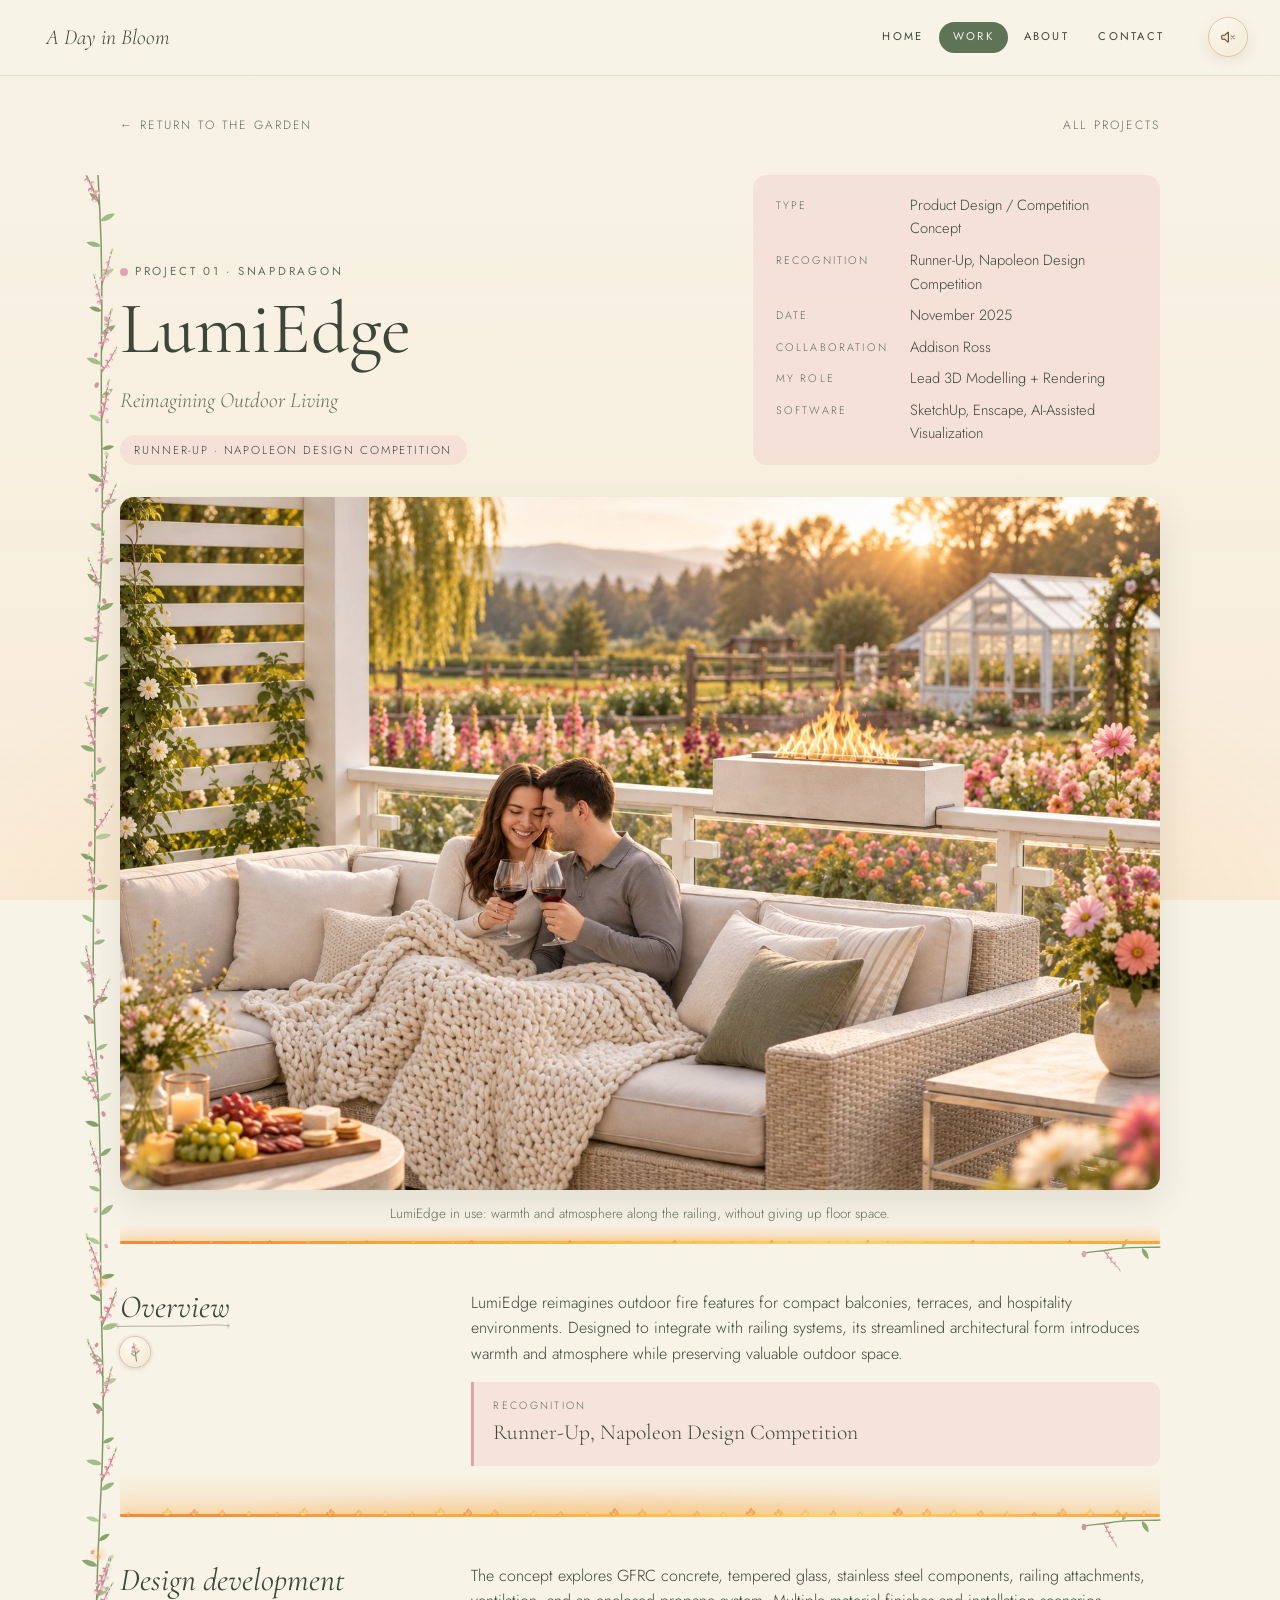
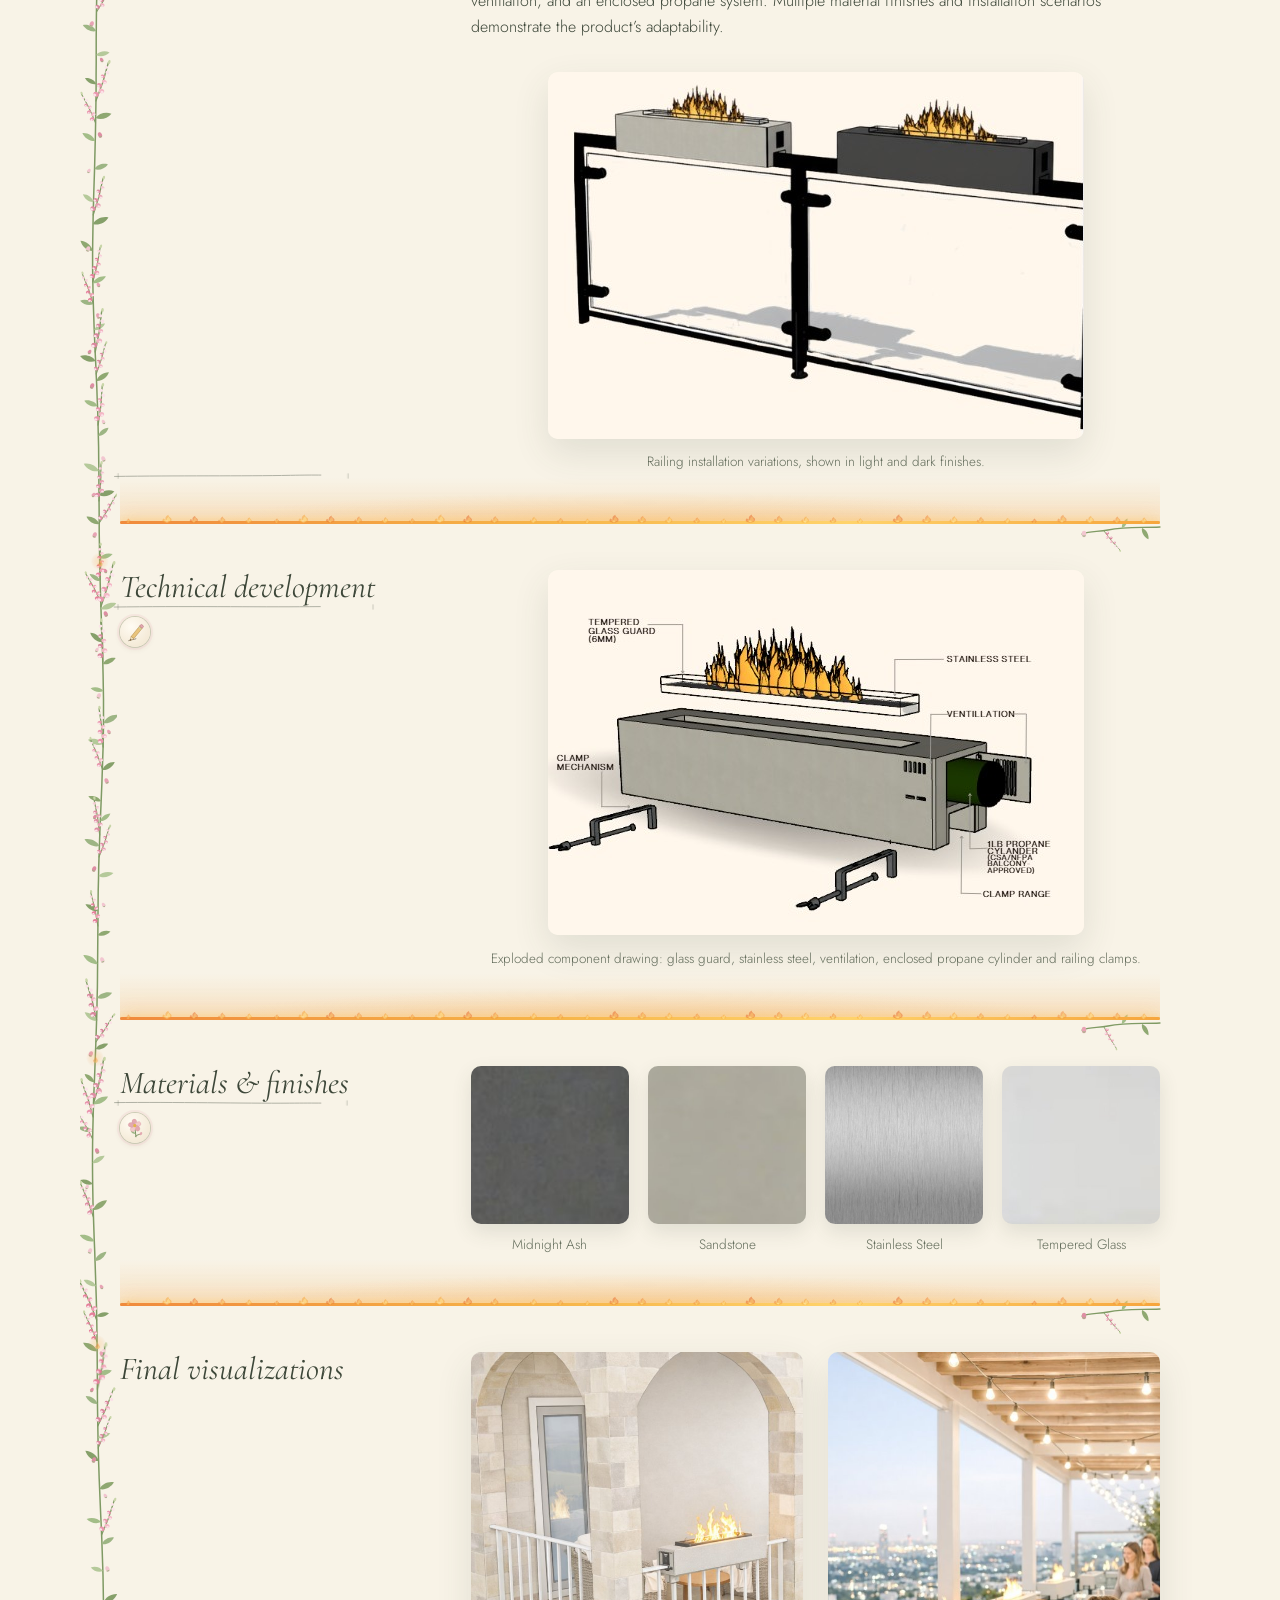
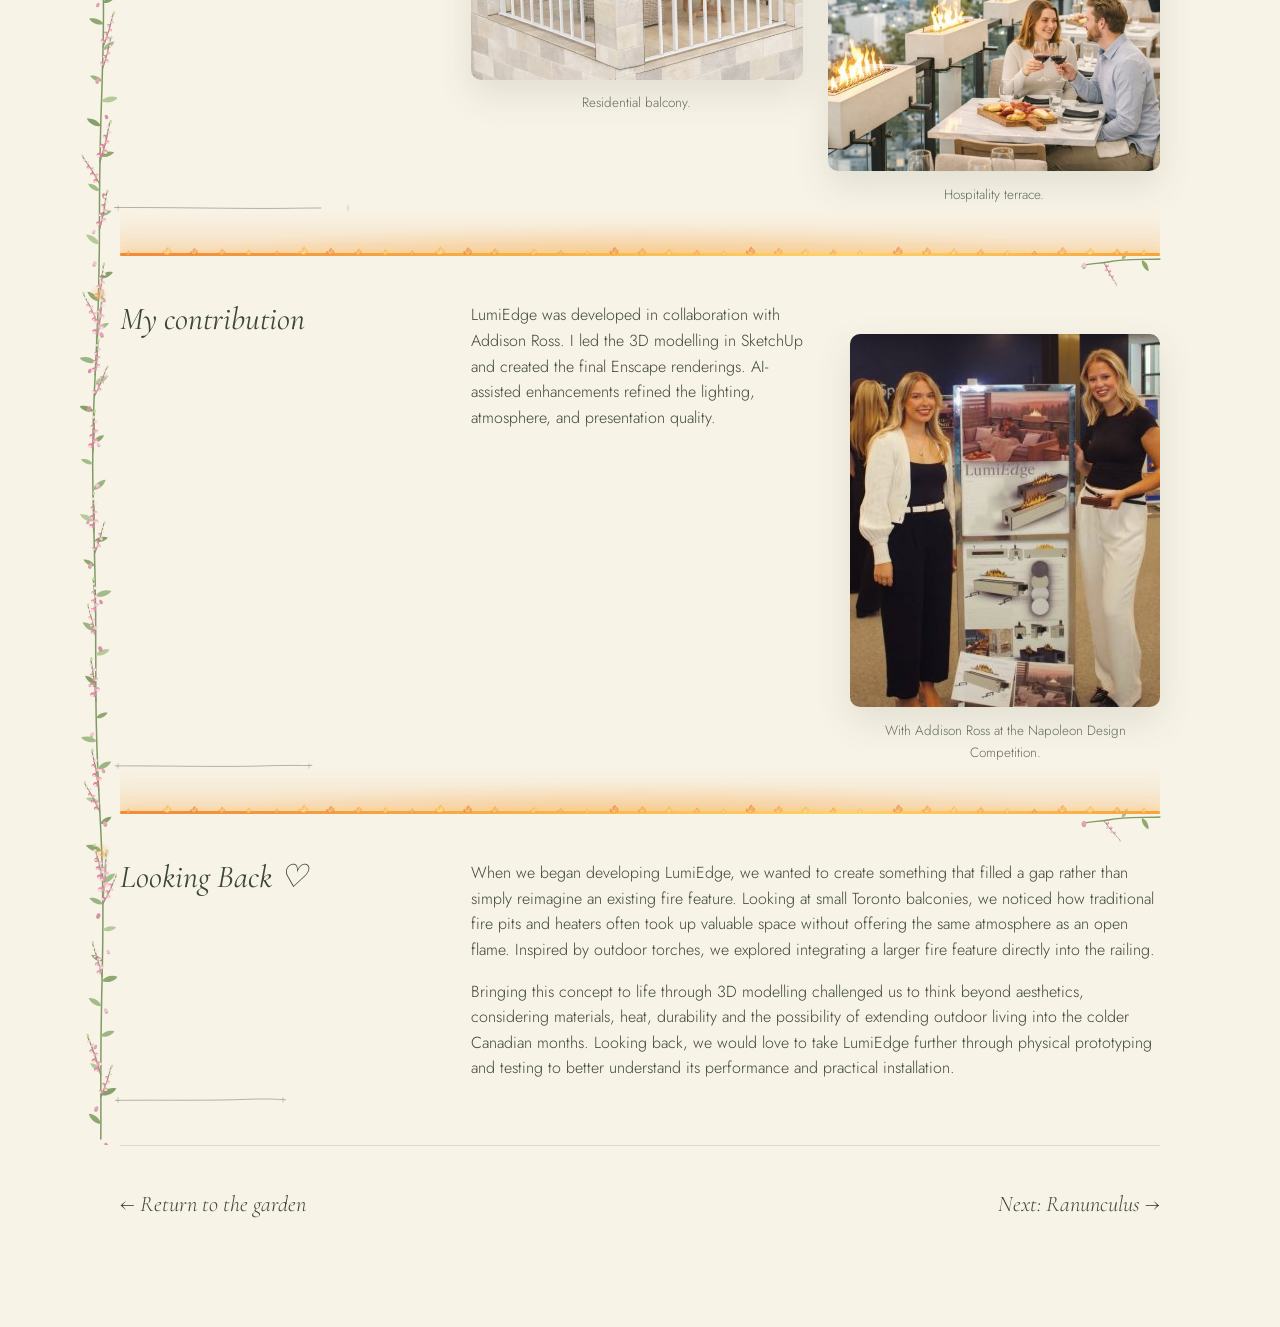
<file: projects/snapdragon.html>
<!DOCTYPE html>
<html lang="en">
<head>
  <meta charset="UTF-8">
  <meta name="viewport" content="width=device-width, initial-scale=1">
  <title>LumiEdge | A Day in Bloom</title>
  <meta name="description" content="LumiEdge: a railing-integrated outdoor fire feature concept by Avery Hearder and Addison Ross. Runner-Up, Napoleon Design Competition.">

  <!-- Link previews: https://averyhearder.github.io/ is replaced with the site's public address before publishing (see README.md) -->
  <meta property="og:type" content="article">
  <meta property="og:site_name" content="A Day in Bloom">
  <meta property="og:locale" content="en_CA">
  <meta property="og:title" content="LumiEdge | Avery Hearder">
  <meta property="og:description" content="A railing-integrated outdoor fire feature for compact balconies and terraces, designed with Addison Ross. Runner-Up, Napoleon Design Competition.">
  <meta property="og:url" content="https://averyhearder.github.io/projects/snapdragon.html">
  <meta property="og:image" content="https://averyhearder.github.io/assets/social/lumiedge.jpg">
  <meta property="og:image:width" content="1200">
  <meta property="og:image:height" content="630">
  <meta property="og:image:alt" content="A couple relaxing on a balcony sofa beside LumiEdge, a fire feature built into the railing, with a flower garden beyond">
  <meta name="twitter:card" content="summary_large_image">
  <meta name="twitter:title" content="LumiEdge | Avery Hearder">
  <meta name="twitter:description" content="A railing-integrated outdoor fire feature for compact balconies and terraces, designed with Addison Ross. Runner-Up, Napoleon Design Competition.">
  <meta name="twitter:image" content="https://averyhearder.github.io/assets/social/lumiedge.jpg">
  <meta name="twitter:image:alt" content="A couple relaxing on a balcony sofa beside LumiEdge, a fire feature built into the railing, with a flower garden beyond">
  <link rel="icon" type="image/svg+xml" href="../assets/favicons/snapdragon.svg">
  <link rel="preconnect" href="https://fonts.googleapis.com">
  <link rel="preconnect" href="https://fonts.gstatic.com" crossorigin>
  <link href="https://fonts.googleapis.com/css2?family=Caveat:wght@400;500;600&family=Cormorant+Garamond:ital,wght@0,400;0,500;0,600;1,400;1,500&family=Jost:wght@300;400;500&display=swap" rel="stylesheet">
  <link rel="stylesheet" href="../css/base.css">
  <link rel="stylesheet" href="../css/project.css">
  <link rel="stylesheet" href="../css/project-bloom.css">
  <link rel="stylesheet" href="../css/behind-bloom.css">
  <link rel="stylesheet" href="../css/lightbox.css">
  <link rel="stylesheet" href="../css/bloom-cursor.css">
</head>
<!-- Project 01 · Snapdragon → LumiEdge (images in assets/images/lumiedge/) -->
<body class="project-page project--snapdragon" data-bloom="snapdragon" data-theme="fire">

  <header class="site-header">
    <a class="brand" href="../index.html#garden">A Day in Bloom</a>
    <nav class="site-nav" aria-label="Main">
      <a href="../index.html#home">Home</a>
      <a href="../index.html#work" aria-current="page">Work</a>
      <a href="../index.html#about">About</a>
      <a href="../index.html#contact">Contact</a>
    </nav>
  </header>

  <main class="project">
    <div class="back-links">
      <a class="back-link" href="../index.html#garden">← Return to the garden</a>
      <a class="back-link" href="../index.html#work">All projects</a>
    </div>

    <header class="project-hero">
      <div>
        <p class="eyebrow">Project 01 · Snapdragon</p>
        <h1>LumiEdge</h1>
        <p class="lede">Reimagining Outdoor Living</p>
        <p class="project-award">Runner-Up · Napoleon Design Competition</p>
      </div>
      <dl class="project-facts">
        <dt>Type</dt><dd>Product Design / Competition Concept</dd>
        <dt>Recognition</dt><dd>Runner-Up, Napoleon Design Competition</dd>
        <dt>Date</dt><dd><time datetime="2025-11">November 2025</time></dd>
        <dt>Collaboration</dt><dd>Addison Ross</dd>
        <dt>My Role</dt><dd>Lead 3D Modelling + Rendering</dd>
        <dt>Software</dt><dd>SketchUp, Enscape, AI-Assisted Visualization</dd>
      </dl>
    </header>

    <!-- 1. Hero -->
    <figure class="project-figure project-figure--hero">
      <img src="../assets/images/lumiedge/web/lumiedge-hero.jpg" data-full="../assets/images/lumiedge/lumiedge-hero.png" decoding="async" fetchpriority="high" width="1536" height="1024"
           alt="Two people sharing a glass of wine on an outdoor sectional at golden hour, with a LumiEdge fire feature glowing on the glass railing beside them">
      <figcaption>LumiEdge in use: warmth and atmosphere along the railing, without giving up floor space.</figcaption>
    </figure>

    <!-- 2. Overview + recognition -->
    <section class="project-section">
      <div class="behind-bloom">
        <h2>Overview</h2>
        <!-- behind the bloom: a tiny hand-drawn icon (data-icon: sprig, pencil or bloom) that opens a
             designer's note (css/behind-bloom.css, js/behind-bloom.js) -->
        <button class="behind-bloom__seed" type="button" aria-haspopup="dialog" aria-controls="note-warmth" data-icon="sprig">
          <span class="behind-bloom__label">behind the bloom<span aria-hidden="true"> ♡</span></span><span class="visually-hidden">: a designer's note on adding warmth without losing floor space</span>
        </button>
      </div>
      <div>
        <p>LumiEdge reimagines outdoor fire features for compact balconies, terraces, and hospitality environments. Designed to integrate with railing systems, its streamlined architectural form introduces warmth and atmosphere while preserving valuable outdoor space.</p>
        <p class="project-callout"><span>Recognition</span>Runner-Up, Napoleon Design Competition</p>
      </div>
    </section>

    <!-- 3. Design development -->
    <section class="project-section">
      <h2>Design development</h2>
      <div>
        <p>The concept explores GFRC concrete, tempered glass, stainless steel components, railing attachments, ventilation, and an enclosed propane system. Multiple material finishes and installation scenarios demonstrate the product’s adaptability.</p>
        <figure class="project-figure">
          <img src="../assets/images/lumiedge/web/lumiedge-railing.jpg" data-full="../assets/images/lumiedge/lumiedge-railing.png" decoding="async" width="536" height="367" loading="lazy"
               alt="Two LumiEdge units mounted along a glass railing, one in a light finish and one in a dark finish">
          <figcaption>Railing installation variations, shown in light and dark finishes.</figcaption>
        </figure>
      </div>
    </section>

    <!-- 4. Technical development -->
    <section class="project-section">
      <div class="behind-bloom">
        <h2>Technical development</h2>
        <button class="behind-bloom__seed" type="button" aria-haspopup="dialog" aria-controls="note-railing" data-icon="pencil">
          <span class="behind-bloom__label">behind the bloom<span aria-hidden="true"> ♡</span></span><span class="visually-hidden">: a designer's note on building the fire feature into the railing</span>
        </button>
      </div>
      <div>
        <figure class="project-figure">
          <img src="../assets/images/lumiedge/web/lumiedge-components.jpg" data-full="../assets/images/lumiedge/lumiedge-components.png" decoding="async" width="536" height="365" loading="lazy"
               alt="Exploded drawing of LumiEdge showing the tempered glass guard, stainless steel burner, ventilation, propane cylinder compartment and clamp mechanism">
          <figcaption>Exploded component drawing: glass guard, stainless steel, ventilation, enclosed propane cylinder and railing clamps.</figcaption>
        </figure>
      </div>
    </section>

    <!-- 5. Materials & finishes -->
    <section class="project-section">
      <div class="behind-bloom">
        <h2>Materials &amp; finishes</h2>
        <button class="behind-bloom__seed" type="button" aria-haspopup="dialog" aria-controls="note-materials" data-icon="bloom">
          <span class="behind-bloom__label">behind the bloom<span aria-hidden="true"> ♡</span></span><span class="visually-hidden">: a designer's note on materials, detailing and settings</span>
        </button>
      </div>
      <ul class="material-samples">
        <li>
          <img src="../assets/images/lumiedge/web/material-midnight-ash.jpg" data-full="../assets/images/lumiedge/material-midnight-ash.png" decoding="async" width="224" height="196" loading="lazy" alt="Midnight Ash material sample">
          <span>Midnight Ash</span>
        </li>
        <li>
          <img src="../assets/images/lumiedge/web/material-sandstone.jpg" data-full="../assets/images/lumiedge/material-sandstone.png" decoding="async" width="422" height="321" loading="lazy" alt="Sandstone material sample">
          <span>Sandstone</span>
        </li>
        <li>
          <img src="../assets/images/lumiedge/web/material-stainless-steel.jpg" data-full="../assets/images/lumiedge/material-stainless-steel.png" decoding="async" width="613" height="563" loading="lazy" alt="Brushed stainless steel material sample">
          <span>Stainless Steel</span>
        </li>
        <li>
          <img src="../assets/images/lumiedge/web/material-tempered-glass.jpg" data-full="../assets/images/lumiedge/material-tempered-glass.png" decoding="async" width="410" height="307" loading="lazy" alt="Tempered glass material sample">
          <span>Tempered Glass</span>
        </li>
      </ul>
    </section>

    <!-- 6. Final visualizations -->
    <section class="project-section" data-warm>
      <h2>Final visualizations</h2>
      <div class="project-figures project-figures--pair">
        <figure class="project-figure">
          <img src="../assets/images/lumiedge/web/lumiedge-balcony.jpg" data-full="../assets/images/lumiedge/lumiedge-balcony.png" decoding="async" width="646" height="637" loading="lazy"
               alt="LumiEdge mounted on the white railing of an arched stone balcony">
          <figcaption>Residential balcony.</figcaption>
        </figure>
        <figure class="project-figure">
          <img src="../assets/images/lumiedge/web/lumiedge-hospitality.jpg" data-full="../assets/images/lumiedge/lumiedge-hospitality.png" decoding="async" width="538" height="679" loading="lazy"
               alt="A row of LumiEdge units along the glass railing of a rooftop restaurant at dusk, with diners and city views">
          <figcaption>Hospitality terrace.</figcaption>
        </figure>
      </div>
    </section>

    <!-- 7. Collaboration -->
    <section class="project-section">
      <h2>My contribution</h2>
      <div class="project-contribution">
        <p>LumiEdge was developed in collaboration with Addison Ross. I led the 3D modelling in SketchUp and created the final Enscape renderings. AI-assisted enhancements refined the lighting, atmosphere, and presentation quality.</p>
        <figure class="project-figure project-figure--photo">
          <img src="../assets/images/lumiedge/web/lumiedge-award.jpg" data-full="../assets/images/lumiedge/lumiedge-award.png" decoding="async" width="310" height="373" loading="lazy"
               alt="Avery Hearder and Addison Ross standing beside their LumiEdge presentation board at the Napoleon Design Competition">
          <figcaption>With Addison Ross at the Napoleon Design Competition.</figcaption>
        </figure>
      </div>
    </section>

    <!-- 8. Reflection -->
    <section class="project-section">
      <h2>Looking Back&nbsp;<span aria-hidden="true">♡</span></h2>
      <div>
        <p>When we began developing LumiEdge, we wanted to create something that filled a gap rather than simply reimagine an existing fire feature. Looking at small Toronto balconies, we noticed how traditional fire pits and heaters often took up valuable space without offering the same atmosphere as an open flame. Inspired by outdoor torches, we explored integrating a larger fire feature directly into the railing.</p>
        <p>Bringing this concept to life through 3D modelling challenged us to think beyond aesthetics, considering materials, heat, durability and the possibility of extending outdoor living into the colder Canadian months. Looking back, we would love to take LumiEdge further through physical prototyping and testing to better understand its performance and practical installation.</p>
      </div>
    </section>

    <nav class="project-pager" aria-label="More projects">
      <a href="../index.html#garden">← Return to the garden</a>
      <a href="ranunculus.html">Next: Ranunculus →</a>
    </nav>

    <!-- Behind the bloom: the designer's notes (opened by the pressed flowers beside three headings).
         The tape and pressed flowers on each note are added by js/behind-bloom.js. -->
    <dialog class="bloom-note" id="note-warmth" aria-labelledby="note-warmth-title">
      <div class="bloom-note__paper">
        <div class="bloom-note__inner">
          <p class="bloom-note__eyebrow">behind the bloom <span aria-hidden="true">♡</span></p>
          <h3 class="bloom-note__title" id="note-warmth-title">warmth, without losing floor space</h3>
          <p>On a compact balcony or terrace, every bit of floor counts. Our challenge was bringing in the warmth and atmosphere of a fire without taking that valuable outdoor space away.</p>
          <p>So rather than giving the fire its own spot on the floor, we designed LumiEdge to work with the railing. Its slim, streamlined form adds the glow along the edge, and the rest of the space stays open for living.</p>
        </div>
        <button class="bloom-note__close" type="button" aria-label="Close the note"></button>
      </div>
    </dialog>

    <dialog class="bloom-note" id="note-railing" aria-labelledby="note-railing-title">
      <div class="bloom-note__paper">
        <div class="bloom-note__inner">
          <p class="bloom-note__eyebrow">behind the bloom <span aria-hidden="true">♡</span></p>
          <h3 class="bloom-note__title" id="note-railing-title">building the fire into the railing</h3>
          <p>Designing a fire feature to live on a railing meant thinking carefully about how it would attach and how everything would fit together.</p>
          <p>The exploded drawing tells that story: railing clamps hold LumiEdge in place, with a tempered glass guard, a stainless steel burner, ventilation and an enclosed compartment for the propane cylinder, all within one streamlined form.</p>
        </div>
        <button class="bloom-note__close" type="button" aria-label="Close the note"></button>
      </div>
    </dialog>

    <dialog class="bloom-note" id="note-materials" aria-labelledby="note-materials-title">
      <div class="bloom-note__paper">
        <div class="bloom-note__inner">
          <p class="bloom-note__eyebrow">behind the bloom <span aria-hidden="true">♡</span></p>
          <h3 class="bloom-note__title" id="note-materials-title">materials, details &amp; settings</h3>
          <p>We wanted LumiEdge to feel at home in more than one kind of space. We explored GFRC concrete, tempered glass and stainless steel, with samples like Midnight Ash and Sandstone, and worked through details like the railing attachments, ventilation and the enclosed propane system.</p>
          <p>Then we pictured it in different settings, from a residential balcony to a hospitality terrace, in both light and dark finishes, to show just how adaptable it could be.</p>
        </div>
        <button class="bloom-note__close" type="button" aria-label="Close the note"></button>
      </div>
    </dialog>
  </main>

  <!-- the snapdragon vine, travelling flames, embers and the fireplace crackle (js/project-bloom.js) -->
  <script src="../js/project-bloom.js"></script>
  <!-- behind the bloom: the designer's notes -->
  <script src="../js/behind-bloom.js"></script>
  <!-- click any project image to enlarge it -->
  <script src="../js/lightbox.js"></script>
  <!-- the floral cursor (desktop mouse only) -->
  <script src="../js/bloom-cursor.js"></script>
</body>
</html>
</file>
<file: css/base.css>
/* ==========================================================================
   A Day in Bloom · base styles
   Colours, fonts, header/navigation and buttons shared by every page.
   ========================================================================== */

/* ---- Palette & fonts: change a colour here and it updates everywhere ---- */
:root {
  --sage: #9db08b;
  --sage-light: #c9d5b9;
  --sage-deep: #5f7357;
  --cream: #f8f3e7;
  --cream-deep: #efe6d2;
  --butter: #f2d58f;
  --dusty-pink: #e3a9b0;
  --blush: #f1c9c8;
  --lake: #a8c3cf;
  --wood: #a5845f;
  --wood-dark: #6f5640;
  --ink: #3d4739;
  --ink-soft: #646d5c;

  --serif: "Cormorant Garamond", "Cormorant", Georgia, "Times New Roman", serif;
  --sans: "Jost", "Helvetica Neue", Arial, sans-serif;
  --hand: "Caveat", "Segoe Print", "Bradley Hand", cursive;
  --ease: cubic-bezier(.22, .61, .36, 1);
}

*, *::before, *::after { box-sizing: border-box; }

html, body { margin: 0; }

body {
  font-family: var(--sans);
  font-weight: 300;
  line-height: 1.6;
  color: var(--ink);
  background: var(--cream);
  -webkit-font-smoothing: antialiased;
}

h1, h2, h3 {
  font-family: var(--serif);
  font-weight: 500;
  line-height: 1.05;
  margin: 0;
}

a { color: inherit; }
button { font: inherit; color: inherit; }
img, svg { max-width: 100%; }

/* selected text: a soft dusty pink, with the text staying dark and easy to read */
::selection { background: #f2c9d0; color: #3d4739; }

:focus-visible {
  outline: 2px solid var(--sage-deep);
  outline-offset: 3px;
}

.eyebrow {
  margin: 0 0 .6rem;
  font-size: .72rem;
  font-weight: 400;
  letter-spacing: .24em;
  text-transform: uppercase;
  color: var(--ink-soft);
}

/* Text for screen readers only */
.visually-hidden {
  position: absolute;
  width: 1px;
  height: 1px;
  overflow: hidden;
  clip-path: inset(50%);
  white-space: nowrap;
}

/* Hidden drawing supplies (gradients, shapes) */
.svg-defs {
  position: absolute;
  width: 0;
  height: 0;
  overflow: hidden;
}

/* ---- Header & navigation ---------------------------------------------- */
.site-header {
  position: fixed;
  top: 0;
  left: 0;
  right: 0;
  z-index: 40;
  display: flex;
  align-items: center;
  justify-content: space-between;
  gap: 1rem;
  padding: 16px clamp(16px, 3vw, 32px);
  pointer-events: none;
}

.site-header > * { pointer-events: auto; }

.brand {
  font-family: var(--serif);
  font-style: italic;
  font-size: 1.35rem;
  text-decoration: none;
  color: var(--ink);
  padding: .25rem .9rem;
  border-radius: 999px;
  background: rgba(248, 243, 231, .7);
  backdrop-filter: blur(6px);
  -webkit-backdrop-filter: blur(6px);
  transition: opacity .8s var(--ease);
}

.site-nav {
  display: flex;
  gap: .15rem;
  margin-left: auto;
  padding: .3rem;
  border-radius: 999px;
  background: rgba(248, 243, 231, .7);
  backdrop-filter: blur(6px);
  -webkit-backdrop-filter: blur(6px);
  box-shadow: 0 1px 0 rgba(255, 255, 255, .6) inset, 0 6px 20px rgba(61, 71, 57, .08);
}

.site-nav a {
  padding: .4rem .85rem;
  border-radius: 999px;
  font-size: .7rem;
  font-weight: 400;
  letter-spacing: .2em;
  text-transform: uppercase;
  text-decoration: none;
  color: var(--ink);
  transition: background-color .3s, color .3s;
}

.site-nav a:hover { background: rgba(157, 176, 139, .25); }

.site-nav a[aria-current="page"] {
  background: var(--sage-deep);
  color: var(--cream);
}

/* Phones: a compact two-row header. Row one is the menu; row two (in the garden and its
   rooms) holds the light and sound controls at the right. Anything that sits at the top of
   a page starts below --header-h, so nothing ever hides behind them. */
@media (max-width: 560px) {
  :root { --header-h: 128px; }
  .brand { display: none; }
  .site-nav { margin: 0 auto; }
  .site-nav a { padding: .75rem .6rem; letter-spacing: .14em; }   /* about 40px tall: easy to tap */
}

/* ---- The main "Enter the Garden" style button ------------------------- */
.btn-bloom {
  display: inline-flex;
  align-items: center;
  gap: .6rem;
  padding: .95rem 2.3rem;
  border: 0;
  border-radius: 999px;
  font-family: var(--serif);
  font-size: 1.35rem;
  font-style: italic;
  letter-spacing: .02em;
  text-decoration: none;
  color: var(--cream);
  background: var(--sage-deep);
  box-shadow:
    inset 0 0 0 1px rgba(255, 255, 255, .18),
    inset 0 0 0 5px var(--sage-deep),
    inset 0 0 0 6px rgba(248, 243, 231, .45),
    0 10px 30px rgba(61, 71, 57, .25);
  cursor: pointer;
  transition: transform .4s var(--ease), background-color .4s, box-shadow .4s;
}

.btn-bloom svg { width: 1.2em; height: 1.2em; }

.btn-bloom:hover {
  transform: translateY(-2px);
  background: #546650;
  box-shadow:
    inset 0 0 0 1px rgba(255, 255, 255, .18),
    inset 0 0 0 5px #546650,
    inset 0 0 0 6px rgba(248, 243, 231, .55),
    0 14px 36px rgba(61, 71, 57, .3);
}

@media (prefers-reduced-motion: reduce) {
  *, *::before, *::after {
    animation-duration: .01ms !important;
    animation-iteration-count: 1 !important;
    transition: none !important;
  }
}
</file>
<file: css/paper.css>
/* ==========================================================================
   A Day in Bloom · paper & keepsakes
   Shared journal pieces used by the About Me journal and the project
   field journals: paper, washi tape, paper clips, polaroids, stickers.
   ========================================================================== */

:root {
  --paper: #fbf7ee;
  --paper-warm: #f6efe0;
  --paper-line: rgba(140, 160, 125, .22);
  --grain: url("data:image/svg+xml,%3Csvg xmlns='http://www.w3.org/2000/svg' width='220' height='220'%3E%3Cfilter id='n'%3E%3CfeTurbulence type='fractalNoise' baseFrequency='.85' numOctaves='2' stitchTiles='stitch'/%3E%3CfeColorMatrix values='0 0 0 0 .45 0 0 0 0 .38 0 0 0 0 .3 0 0 0 .5 0'/%3E%3C/filter%3E%3Crect width='100%25' height='100%25' filter='url(%23n)'/%3E%3C/svg%3E");
  /* a much lighter grain for paper surfaces */
  --grain-soft: url("data:image/svg+xml,%3Csvg xmlns='http://www.w3.org/2000/svg' width='220' height='220'%3E%3Cfilter id='n'%3E%3CfeTurbulence type='fractalNoise' baseFrequency='.85' numOctaves='2' stitchTiles='stitch'/%3E%3CfeColorMatrix values='0 0 0 0 .45 0 0 0 0 .38 0 0 0 0 .3 0 0 0 .12 0'/%3E%3C/filter%3E%3Crect width='100%25' height='100%25' filter='url(%23n)'/%3E%3C/svg%3E");
}

/* Handwritten accents: use sparingly */
.hand {
  font-family: var(--hand);
  font-weight: 500;
  line-height: 1.1;
  color: #6b5a49;
}

/* A sheet of paper with a soft grain */
.paper-card {
  position: relative;
  padding: 1.1rem 1.25rem;
  background: var(--grain-soft), var(--paper);
  background-size: 220px, auto;
  box-shadow: 0 1px 1px rgba(60, 45, 30, .08), 0 6px 16px rgba(60, 45, 30, .09);
}

.paper-card--lined {
  background:
    repeating-linear-gradient(180deg, transparent 0 27px, var(--paper-line) 27px 28px),
    var(--paper);
  background-position: 0 10px;
}

/* torn bottom edge */
.paper-card--torn {
  padding-bottom: 1.6rem;
  clip-path: polygon(0 0, 100% 0, 100% calc(100% - 5px), 95% 100%, 90% calc(100% - 6px), 84% calc(100% - 1px), 78% calc(100% - 7px), 71% calc(100% - 2px), 64% calc(100% - 6px), 57% 100%, 50% calc(100% - 5px), 43% calc(100% - 1px), 36% calc(100% - 7px), 29% calc(100% - 2px), 22% calc(100% - 6px), 15% 100%, 8% calc(100% - 5px), 3% calc(100% - 1px), 0 calc(100% - 6px));
  filter: drop-shadow(0 4px 8px rgba(60, 45, 30, .12));
  box-shadow: none;
}

/* ---- Washi tape --------------------------------------------------------- */
.washi {
  position: absolute;
  z-index: 2;
  width: 84px;
  height: 20px;
  opacity: .88;
  background: repeating-linear-gradient(45deg, rgba(227, 169, 176, .7) 0 6px, rgba(255, 250, 244, .55) 6px 12px);
  clip-path: polygon(3% 0, 97% 0, 100% 22%, 97% 42%, 100% 62%, 97% 82%, 100% 100%, 3% 100%, 0 80%, 3% 60%, 0 40%, 3% 20%);
  pointer-events: none;
}
.washi--sage   { background: repeating-linear-gradient(90deg, rgba(157, 176, 139, .65) 0 5px, rgba(240, 244, 232, .55) 5px 10px); }
.washi--butter { background: radial-gradient(circle, rgba(255, 255, 255, .8) 1.6px, transparent 2px) 0 0 / 9px 9px, rgba(242, 213, 143, .75); }
.washi--lake   { background: repeating-linear-gradient(-45deg, rgba(168, 195, 207, .7) 0 4px, rgba(250, 252, 252, .55) 4px 9px); }
.washi--plain  { background: rgba(239, 230, 210, .82); }

/* ---- Paper clip ---------------------------------------------------------- */
.paper-clip {
  position: absolute;
  z-index: 3;
  width: 16px;
  height: 46px;
  pointer-events: none;
}

/* ---- Polaroid ------------------------------------------------------------ */
.polaroid {
  position: relative;
  margin: 0;
  padding: 8px 8px 10px;
  background: #fffdf8;
  box-shadow: 0 2px 3px rgba(60, 45, 30, .1), 0 10px 22px rgba(60, 45, 30, .14);
}
.polaroid figcaption {
  margin-top: 6px;
  font-family: var(--hand);
  font-size: 1.15rem;
  text-align: center;
  color: #6b5a49;
}

/* ---- Die-cut stickers (white border + soft shadow) ---------------------- */
.sticker {
  display: block;
  filter:
    drop-shadow(1.6px 0 0 #fff) drop-shadow(-1.6px 0 0 #fff)
    drop-shadow(0 1.6px 0 #fff) drop-shadow(0 -1.6px 0 #fff)
    drop-shadow(0 3px 4px rgba(60, 45, 30, .2));
}

/* ---- Placeholder image box ---------------------------------------------- */
.ph {
  display: grid;
  place-items: center;
  min-height: 200px;
  padding: 1rem;
  border: 1.5px dashed rgba(95, 115, 87, .45);
  font-size: .85rem;
  text-align: center;
  color: var(--ink-soft);
  background: rgba(201, 213, 185, .2);
}

/* ---- Small labels / tags ------------------------------------------------- */
.tag-list {
  list-style: none;
  display: flex;
  flex-wrap: wrap;
  gap: .45rem;
  margin: 0;
  padding: 0;
}
.tag-list li {
  padding: .28rem .75rem;
  border-radius: 999px;
  font-size: .8rem;
  font-weight: 400;
  background: rgba(157, 176, 139, .22);
}
.tag-list--blush li { background: rgba(227, 169, 176, .24); }
</file>
<file: css/garden.css>
/* ==========================================================================
   A Day in Bloom · the garden scene, welcome screen and instruction bar
   ========================================================================== */

body { overflow: hidden; }

/* ---- The window you look through --------------------------------------
   On wide screens the whole garden fits. On tall phone screens the garden
   keeps its proportions and visitors swipe left/right to wander it.       */
.garden-viewport {
  position: fixed;
  inset: 0;
  overflow-x: auto;
  overflow-y: hidden;
  background: #e1e8dc;
  scrollbar-width: none;
  -webkit-overflow-scrolling: touch;
}
.garden-viewport::-webkit-scrollbar { display: none; }

/* ---- The garden itself: always 16:10, always fills the screen ---------
   Anchored to the bottom so the beds stay in view; extra sky is trimmed. */
.garden-scene {
  position: absolute;
  left: 0;
  bottom: 0;
  width: max(100vw, 160vh);
  aspect-ratio: 16 / 10;
  overflow: hidden;
  container-type: inline-size;   /* lets text inside scale with the garden */
  transform-origin: 50% 85%;
  transition: transform 2.2s var(--ease), filter 2.2s var(--ease);
  will-change: transform;
}

/* Full-size illustration layers, stacked like a theatre set */
.layer {
  position: absolute;
  inset: 0;
  width: 100%;
  height: 100%;
  display: block;
  pointer-events: none;
}

/* ==========================================================================
   AMBIENT MOTION (soft and slow; every animation moves a whole layer or a
   tiny element, so the browser can do it cheaply)
   ========================================================================== */
/* Clouds: each layer is twice the garden's width and slides one garden-width,
   so the sky loops seamlessly. The higher clouds move more slowly. */
.layer-clouds {
  width: 200%;
  will-change: transform;
  animation: clouds-across linear infinite;
}
.layer-clouds--high { animation-duration: 640s; }
.layer-clouds--low  { animation-duration: 380s; }
@keyframes clouds-across { from { transform: translateX(-50%); } to { transform: translateX(0); } }

/* Little boats bobbing on the lake */
.boat {
  transform-box: fill-box;
  transform-origin: 50% 100%;
  animation: bob-boat 6s ease-in-out infinite;
}
.boat--2 { animation-duration: 7.5s; animation-delay: -2s; }
.boat--3 { animation-duration: 8.5s; animation-delay: -5s; }
@keyframes bob-boat {
  0%, 100% { transform: translateY(0) rotate(0); }
  30%      { transform: translateY(.8px) rotate(-1.4deg); }
  65%      { transform: translateY(-.4px) rotate(1deg); }
}
.layer-shimmer { animation: shimmer 7s ease-in-out infinite alternate; }

.layer-willow { will-change: transform; transform-origin: 20% 14%; }
.layer-willow--back  { animation: willow-sway-back 9s ease-in-out infinite alternate; }
.layer-willow--front { animation: willow-sway-front 7s ease-in-out -3s infinite alternate; }

.layer-breeze { will-change: transform; }
.layer-courtyard-plants { transform-origin: 50% 73.5%; animation: breeze 6s ease-in-out infinite alternate; }
.layer-foreground       { transform-origin: 50% 100%;  animation: breeze 5s ease-in-out -2s infinite alternate; }
@keyframes drift            { from { transform: translateX(-3%); } to { transform: translateX(3%); } }
@keyframes shimmer          { from { opacity: .45; } to { opacity: 1; } }
@keyframes willow-sway-back  { from { transform: skewX(.7deg); }  to { transform: skewX(-.9deg); } }
@keyframes willow-sway-front { from { transform: skewX(1deg); }   to { transform: skewX(-1.3deg); } }
@keyframes breeze           { from { transform: skewX(-1.6deg); } to { transform: skewX(1.6deg); } }

/* Ripples on the lake and in the birdbath */
.ripple {
  transform-box: fill-box;
  transform-origin: center;
  opacity: 0;
  animation: ripple 6s ease-out infinite;
}
.ripple--late  { animation-delay: 2.2s; }
.ripple--later { animation-delay: 4s; }

@keyframes ripple {
  0%   { transform: scale(.3); opacity: 0; }
  20%  { opacity: .85; }
  100% { transform: scale(1.5); opacity: 0; }
}

/* The garden rests while a panel or the greenhouse is open (saves battery, keeps focus on
   the content). That's done in js/main.js, which pauses only the elements that are actually
   moving: a rule here on every element made the browser restyle thousands of them each time. */

/* ---- Garden objects ("props") -----------------------------------------
   Placed in garden units: --x, --y = top-left corner, --w = width
   (the full garden is 1600 wide and 1000 tall).                          */
.prop {
  position: absolute;
  left: calc(var(--x) / 16 * 1%);
  top: calc(var(--y) / 10 * 1%);
  width: calc(var(--w) / 16 * 1%);
  margin: 0;
  padding: 0;
  border: 0;
  background: none;
}

.prop > svg {
  display: block;
  width: 100%;
  height: auto;
  overflow: visible;
}

.bench, .pots, .birdbath { pointer-events: none; }
/* the birdbath's bowl and its visitor: an invisible button laid over them (js/ambience.js); hovering
   it lifts the birdbath with the same glow as the garden's other clickable things */
.birdbath-bowl {
  height: calc(48 / 10 * 1%);
  cursor: pointer;
  -webkit-tap-highlight-color: transparent;
}
.birdbath-bowl:focus-visible { outline: 2px solid #fffaf0; outline-offset: 2px; border-radius: 40%; }
.birdbath { transition: transform .45s var(--ease), filter .45s var(--ease); }
.birdbath.is-hovered {
  transform: translateY(-.25cqw);
  filter: drop-shadow(0 0 .6cqw rgba(255, 246, 214, .95));
}

/* Things visitors can click or tap */
.prop--interactive,
.seed-packet,
.sun {
  cursor: pointer;
  -webkit-tap-highlight-color: transparent;
  transition: transform .45s var(--ease), filter .45s var(--ease);
}

/* Invisible padding around small objects = comfortable tap targets */
.prop--interactive::before,
.seed-packet::before {
  content: "";
  position: absolute;
  inset: -10%;
}
.sketchbook::before { inset: -22% -18%; }
.mailbox::before    { inset: -4% -12%; }
.seed-packet::before { inset: -14% -10% -6%; }
/* The beds' target area reaches up to where the flower will grow */
.garden-bed::before { inset: -50% -5% -4%; }

.prop--interactive:hover,
.prop--interactive:focus-visible {
  transform: translateY(-.25cqw);
  filter: drop-shadow(0 0 .6cqw rgba(255, 246, 214, .95));
}

/* The sketchbook and mailbox get a little extra delight */
.sketchbook:hover,
.sketchbook:focus-visible {
  transform: translateY(-.45cqw) rotate(-2deg) scale(1.06);
  filter: drop-shadow(0 .5cqw .6cqw rgba(60, 45, 30, .25)) drop-shadow(0 0 .8cqw rgba(255, 244, 205, 1));
}
.mailbox:hover,
.mailbox:focus-visible {
  transform: translateY(-.3cqw) rotate(1deg);
  filter: drop-shadow(0 0 .8cqw rgba(255, 244, 205, 1));
}

.prop--interactive:focus-visible,
.seed-packet:focus-visible,
.sun:focus-visible { outline-offset: .4cqw; }

/* Small twinkle that hints "you can open me" */
.prop-sparkle {
  position: absolute;
  top: 2%;
  right: 4%;
  width: 1.1cqw;
  aspect-ratio: 1;
  background: #fff6d6;
  clip-path: polygon(50% 0, 61% 39%, 100% 50%, 61% 61%, 50% 100%, 39% 61%, 0 50%, 39% 39%);
  filter: drop-shadow(0 0 .3cqw rgba(255, 236, 170, .9));
  animation: twinkle 4.2s ease-in-out infinite;
  pointer-events: none;
}
.mailbox .prop-sparkle { top: 8%; right: 2%; animation-delay: 1.6s; }

@keyframes twinkle {
  0%, 60%, 100% { transform: scale(.2) rotate(0); opacity: 0; }
  75% { transform: scale(1) rotate(45deg); opacity: 1; }
}

/* Small hover labels */
.prop-tag {
  position: absolute;
  left: 50%;
  bottom: calc(100% + .5cqw);
  transform: translate(-50%, .3cqw);
  padding: .35em .9em;
  border-radius: 999px;
  font-family: var(--sans);
  font-size: max(11px, .72cqw);
  font-weight: 400;
  letter-spacing: .06em;
  white-space: nowrap;
  color: var(--ink);
  background: rgba(248, 243, 231, .95);
  box-shadow: 0 4px 14px rgba(61, 71, 57, .16);
  opacity: 0;
  pointer-events: none;
  transition: opacity .3s, transform .3s var(--ease);
  z-index: 5;
}

.prop--interactive:hover > .prop-tag,
.prop--interactive:focus-visible > .prop-tag,
.seed-packet:hover > .prop-tag,
.seed-packet:focus-visible > .prop-tag,
.sun:hover > .prop-tag,
.sun:focus-visible > .prop-tag {
  opacity: 1;
  transform: translate(-50%, 0);
}

/* The signpost at the bend in the path (164 × 176 garden units). Only its boards take clicks; it sits
   just above the beds' tall invisible planting areas, which reach up behind its two lowest boards. */
.garden-signpost {
  z-index: 1;
  aspect-ratio: 164 / 176;
  pointer-events: none;
}
.garden-signpost__art {
  position: absolute;
  inset: 0;
  width: 100%;
  height: 100%;
  overflow: visible;
}
.garden-signpost__boards { margin: 0; padding: 0; list-style: none; }
/* each board is 110 × 21, one every 24 units down the post, pinned at the post (82 across) */
.signpost-board {
  position: absolute;
  top: calc((10 + var(--i) * 24) / 176 * 100%);
  width: calc(110 / 164 * 100%);
  height: calc(21 / 176 * 100%);
  pointer-events: auto;
  cursor: pointer;
  -webkit-tap-highlight-color: transparent;
  transform: rotate(var(--tilt));
  transition: transform .35s var(--ease);
}
.signpost-board--left  { left: 0; transform-origin: 74.5% 50%; --swing: -2.5deg; }
.signpost-board--right { left: calc(54 / 164 * 100%); transform-origin: 25.5% 50%; --swing: 2.5deg; }
/* the whole space between boards counts, plus a little either side */
.signpost-board::before { content: ""; position: absolute; inset: -7% -4%; }
.signpost-board svg { display: block; width: 100%; height: 100%; overflow: visible; }
.signpost-board__wood { fill: #c9a57a; stroke: #9c7a52; stroke-width: 1.1; stroke-linejoin: round; }
.signpost-board__grain { stroke: #e2c59a; stroke-width: 1; opacity: .8; }
.signpost-board text {
  font-family: var(--sans);
  font-size: 12.5px;
  font-weight: 500;
  letter-spacing: .7px;
  text-anchor: middle;
  fill: #4d3b2c;
}
/* a tiny swing on its nail, the arrow end lifting */
.signpost-board:hover,
.signpost-board:focus-visible { transform: rotate(calc(var(--tilt) + var(--swing))) translateY(-1px); }
.signpost-board:focus-visible { outline-offset: 2px; }
@media (prefers-reduced-motion: reduce) {
  .signpost-board { transition: none; }
  .signpost-board:hover,
  .signpost-board:focus-visible { transform: rotate(var(--tilt)); }
  .signpost-board:hover .signpost-board__wood { fill: #d6b48a; }
}
/* The signpost on phones and tablets (js/signpost.js): the first tap enlarges the whole signpost
   in the clear space above the beds (--sp-x/--sp-y: how far it moves, --sp-k: how much bigger, so
   each board's tap area is about 44px tall), and a tap on a board then leads there. One transform
   on one element; computers never get the class. */
@media (hover: none) and (pointer: coarse) {
  .garden-signpost {
    transform-origin: 0 0;
    transition: transform .4s var(--ease);
  }
  .garden-signpost.is-enlarged {
    z-index: 50;
    transform: translate(var(--sp-x, 0), var(--sp-y, 0)) scale(var(--sp-k, 1));
  }
  /* boards stay still when enlarged (a tap's lingering "hover" shouldn't leave one swung) */
  .garden-signpost.is-enlarged .signpost-board { transform: rotate(var(--tilt)); }
  /* the little "find your seeds" arrow steps aside so it doesn't cover a board */
  body.signpost-open .garden-guide { opacity: 0; }
}
@media (hover: none) and (pointer: coarse) and (prefers-reduced-motion: reduce) {
  .garden-signpost { transition: none; }
}

/* ---- The sun ------------------------------------------------------------ */
.sun {
  aspect-ratio: 1;
  border-radius: 50%;
  background: radial-gradient(circle,
    #fffaf0 0 26%,
    #fbe8ae 38%,
    rgba(250, 226, 160, .45) 52%,
    rgba(250, 226, 160, 0) 70%);
}
.sun:hover, .sun:focus-visible { transform: scale(1.06); }
/* the sun sits high in the sky, close to the header (and on wide or short screens the top
   of the garden is trimmed), so its label hangs just below it, in open sky */
.sun > .prop-tag {
  top: calc(100% - .4cqw);
  bottom: auto;
  transform: translate(-50%, -.3cqw);
}

/* ---- Planting beds ------------------------------------------------------ */
.garden-bed .bed-label {
  position: absolute;
  left: 50%;
  top: 56%;
  transform: translate(-50%, -50%) rotate(-1.5deg);
  display: flex;
  flex-direction: column;
  align-items: center;
  padding: .35cqw 1.3cqw .4cqw;
  border-radius: .25cqw;
  font-family: var(--serif);
  color: #3a2a1b;
  background:
    repeating-linear-gradient(90deg, rgba(255, 255, 255, 0) 0 7px, rgba(255, 255, 255, .08) 7px 9px, rgba(0, 0, 0, .04) 9px 13px),
    linear-gradient(180deg, #caa679, #ad865a);
  box-shadow: 0 .15cqw .4cqw rgba(50, 35, 20, .32), inset 0 1px 0 rgba(255, 255, 255, .3), inset 0 -1px 0 rgba(60, 40, 20, .2);
  pointer-events: none;
}

/* little nail heads */
.garden-bed .bed-label::before,
.garden-bed .bed-label::after {
  content: "";
  position: absolute;
  top: 50%;
  width: .3cqw;
  height: .3cqw;
  border-radius: 50%;
  background: #6f5c47;
  box-shadow: inset .05cqw .05cqw 0 rgba(255, 255, 255, .35);
}
.garden-bed .bed-label::before { left: .45cqw; }
.garden-bed .bed-label::after  { right: .45cqw; }

.bed-label__no {
  font-family: var(--sans);
  font-size: .5cqw;
  letter-spacing: .2em;
  text-transform: uppercase;
  opacity: .75;
}

.bed-label__name {
  font-size: 1.15cqw;
  font-style: italic;
  font-weight: 600;
  line-height: 1.1;
}

/* Where each flower will grow (empty for now).
   Stages for the game: data-stage="empty | seed | sprout | bud | bloom" */
.bed-plant {
  position: absolute;
  left: 10%;
  width: 80%;
  bottom: 78%;
  height: 170%;
  pointer-events: none;
}

/* "plant me here": shown when the matching seed is chosen */
.bed-hint {
  position: absolute;
  left: 50%;
  bottom: 84%;
  transform: translate(-50%, .4cqw);
  font-size: 1.3cqw;
  white-space: nowrap;
  color: #fffaf0;
  text-shadow: 0 1px 3px rgba(40, 30, 20, .55);
  opacity: 0;
  transition: opacity .5s, transform .5s var(--ease);
  pointer-events: none;
}
.bed-hint::after { content: " ↓"; }

.garden-bed.is-target > svg {
  filter: drop-shadow(0 0 .7cqw rgba(255, 238, 180, 1)) drop-shadow(0 0 .2cqw rgba(255, 250, 230, 1));
  animation: target-glow 1.8s ease-in-out infinite alternate;
}
.garden-bed.is-target .bed-hint { opacity: 1; transform: translate(-50%, 0); }

@keyframes target-glow {
  from { filter: drop-shadow(0 0 .4cqw rgba(255, 238, 180, .7)); }
  to   { filter: drop-shadow(0 0 1cqw rgba(255, 238, 180, 1)) drop-shadow(0 0 .2cqw rgba(255, 250, 230, 1)); }
}

/* ---- Seed basket & packets --------------------------------------------- */
.seed-basket .basket-back {
  display: block;
  width: 100%;
  height: auto;
}

.seed-basket .basket-front {
  position: absolute;
  inset: 0;
  width: 100%;
  height: auto;
  pointer-events: none;
}

.seed-packet {
  position: absolute;
  left: var(--left);
  top: var(--top);
  width: 26%;
  padding: 0;
  border: 0;
  background: none;
  transform: rotate(var(--tilt));
  transform-origin: 50% 100%;
  filter: drop-shadow(0 .1cqw .2cqw rgba(60, 45, 30, .28));
}

.seed-packet svg { display: block; width: 100%; height: auto; }

.seed-packet:hover,
.seed-packet:focus-visible {
  transform: rotate(var(--tilt)) translateY(-22%);
  z-index: 2;
}

.seed-packet[aria-pressed="true"] {
  transform: rotate(calc(var(--tilt) * .3)) translateY(-38%) scale(1.08);
  filter: drop-shadow(0 .3cqw .5cqw rgba(60, 45, 30, .3)) drop-shadow(0 0 .6cqw rgba(255, 240, 190, 1));
  z-index: 3;
}

/* ==========================================================================
   PLANTING (js/game.js)
   ========================================================================== */
/* Packets can be dragged with a mouse or a finger */
.seed-packet {
  touch-action: none;
  -webkit-user-select: none;
  user-select: none;
  -webkit-user-drag: none;
}
.seed-packet.is-dragging { opacity: .3; }
body.is-dragging-seed,
body.is-dragging-seed * { cursor: grabbing !important; }

/* the packet that follows the pointer while dragging */
.seed-ghost {
  position: fixed;
  left: 0;
  top: 0;
  z-index: 60;
  pointer-events: none;
  filter: drop-shadow(0 10px 14px rgba(40, 30, 20, .3)) drop-shadow(0 0 8px rgba(255, 240, 190, .8));
}
.seed-ghost svg { display: block; width: 100%; height: auto; }

/* the bed under the packet glows a little brighter */
.garden-bed.is-drop-hover > svg {
  animation: none;
  filter: drop-shadow(0 0 1.3cqw rgba(255, 236, 170, 1)) drop-shadow(0 0 .3cqw rgba(255, 252, 235, 1));
}
.garden-bed.is-drop-hover { transform: translateY(-.25cqw) scale(1.015); }

/* used packets settle back into the basket with a little "planted" tag */
.seed-packet.is-planted {
  transform: rotate(var(--tilt)) translateY(26%);
  filter: saturate(.55) opacity(.75);
  cursor: default;
}
.seed-packet.is-planted:hover,
.seed-packet.is-planted:focus-visible { transform: rotate(var(--tilt)) translateY(20%); }
.seed-packet.is-planted::after {
  content: "planted ✓";
  position: absolute;
  left: 50%;
  top: 3%;
  transform: translateX(-50%) rotate(-8deg);
  padding: .05em .45em;
  border-radius: 3px;
  font-family: var(--hand);
  font-size: max(10px, .78cqw);
  white-space: nowrap;
  color: #fffaf0;
  background: rgba(95, 115, 87, .92);
  pointer-events: none;
}
.garden-bed.is-planted .bed-hint { display: none; }

/* the sprout */
.sprout {
  position: absolute;
  left: 50%;
  bottom: -2%;
  width: 30%;
  overflow: visible;
  transform: translateX(-50%);
  transform-origin: 50% 100%;
}
.sprout__plant {
  transform-box: fill-box;
  transform-origin: 50% 100%;
  animation: sprout-sway 4.5s ease-in-out infinite alternate;
}
@keyframes sprout-sway { from { transform: rotate(-3deg); } to { transform: rotate(3deg); } }

.garden-bed.is-planting .sprout { animation: sprout-grow 1.1s var(--ease) .6s both; }
@keyframes sprout-grow {
  0%   { transform: translateX(-50%) scale(0); }
  70%  { transform: translateX(-50%) scale(1.12); }
  100% { transform: translateX(-50%) scale(1); }
}

/* seeds dropping in, then a little puff of soil */
.plant-burst { position: absolute; left: 50%; bottom: 2%; width: 0; height: 0; }
.seed-drop,
.soil-bit {
  position: absolute;
  bottom: 0;
  border-radius: 50%;
  opacity: 0;
}
.seed-drop {
  left: var(--sx);
  width: .38cqw;
  height: .26cqw;
  background: #6b4a32;
  animation: seed-fall .55s ease-in both;
}
.seed-drop:nth-child(1) { --sx: -.6cqw; }
.seed-drop:nth-child(2) { --sx: -.1cqw; animation-delay: .08s; }
.seed-drop:nth-child(3) { --sx: .45cqw; animation-delay: .16s; }
@keyframes seed-fall {
  0%   { transform: translateY(-5cqw); opacity: 0; }
  25%  { opacity: 1; }
  90%  { opacity: 1; }
  100% { transform: translateY(0); opacity: 0; }
}
.soil-bit {
  left: 0;
  width: .32cqw;
  height: .32cqw;
  background: #5b4332;
  animation: soil-pop .7s ease-out .55s both;
}
.soil-bit:nth-child(4) { --dx: -1.6cqw; --dy: -1.1cqw; }
.soil-bit:nth-child(5) { --dx: -.8cqw;  --dy: -1.8cqw; }
.soil-bit:nth-child(6) { --dx: .1cqw;   --dy: -2.1cqw; }
.soil-bit:nth-child(7) { --dx: .9cqw;   --dy: -1.7cqw; }
.soil-bit:nth-child(8) { --dx: 1.6cqw;  --dy: -1cqw; }
.soil-bit:nth-child(9) { --dx: .5cqw;   --dy: -.7cqw; background: #8a6f58; }
@keyframes soil-pop {
  0%   { transform: translate(0, 0); opacity: 1; }
  100% { transform: translate(var(--dx), var(--dy)); opacity: 0; }
}

/* ==========================================================================
   WATERING (js/game.js)
   ========================================================================== */
.watering-can {
  touch-action: none;
  -webkit-user-select: none;
  user-select: none;
  -webkit-user-drag: none;
}

/* picked up with a tap: lifted, tipped and glowing */
.watering-can.is-held {
  transform: translateY(-1.2cqw) rotate(-10deg);
  filter: drop-shadow(0 .6cqw .6cqw rgba(40, 30, 20, .25)) drop-shadow(0 0 .8cqw rgba(190, 228, 240, .95));
}
/* carried by the pointer, or pouring */
.watering-can.is-carried,
.watering-can.is-pouring {
  z-index: 6;
  filter: drop-shadow(0 1cqw 1cqw rgba(40, 30, 20, .28));
}
.watering-can.is-carried { transition: none; }
.watering-can.is-carried .prop-tag,
.watering-can.is-pouring .prop-tag,
.watering-can.is-held .prop-tag { display: none; }

/* sprouts waiting for water glow a soft blue */
.garden-bed.is-thirsty > svg { animation: water-glow 1.8s ease-in-out infinite alternate; }
@keyframes water-glow {
  from { filter: drop-shadow(0 0 .4cqw rgba(170, 215, 235, .7)); }
  to   { filter: drop-shadow(0 0 1.1cqw rgba(170, 215, 235, 1)) drop-shadow(0 0 .2cqw #ffffff); }
}
.garden-bed.is-planted.is-thirsty .bed-hint {
  display: block;
  opacity: 1;
  transform: translate(-50%, -1.6cqw);
}

/* damp, darker soil once watered */
.bed-soil-wet {
  position: absolute;
  left: 4.6%;
  right: 4.6%;
  top: 17.8%;
  height: 9%;
  border-radius: 999px;
  background: radial-gradient(ellipse at 50% 60%, rgba(22, 13, 7, .58), rgba(22, 13, 7, .38) 70%, rgba(22, 13, 7, 0) 100%);
  opacity: 0;
  transition: opacity 1.4s ease;
  pointer-events: none;
}
.bed-soil-wet::after {
  content: "";
  position: absolute;
  inset: 25% 18%;
  background: radial-gradient(circle, rgba(255, 255, 255, .6) 0 1px, transparent 1.6px) 0 0 / 17px 7px;
  opacity: .55;
}
.garden-bed.is-watered .bed-soil-wet { opacity: 1; }

/* the stream of droplets from the spout */
.water-pour {
  position: fixed;
  z-index: 15;
  width: 0;
  height: var(--fall);
  pointer-events: none;
}
.water-drop {
  position: absolute;
  left: var(--dx);
  top: 0;
  width: 5px;
  height: 8px;
  margin-left: -2.5px;
  border-radius: 50% 50% 50% 50% / 40% 40% 60% 60%;
  background: linear-gradient(180deg, rgba(242, 251, 253, .95), rgba(132, 186, 208, .92));
  box-shadow: 0 0 2px rgba(255, 255, 255, .8);
  opacity: 0;
  animation: drop-fall .5s cubic-bezier(.5, 0, 1, 1) 3 both;
}
@keyframes drop-fall {
  0%   { transform: translateY(0) scaleY(.8); opacity: 0; }
  12%  { opacity: .95; }
  85%  { opacity: .9; }
  100% { transform: translateY(var(--fall)) scaleY(1.25); opacity: 0; }
}
.water-splash {
  position: absolute;
  left: -15px;
  top: var(--fall);
  width: 30px;
  height: 7px;
  margin-top: -4px;
  border: 1.5px solid rgba(205, 233, 243, .95);
  border-radius: 50%;
  opacity: 0;
  animation: splash .7s ease-out .35s 2 both;
}
.water-splash--late { animation-delay: .7s; }
@keyframes splash {
  0%   { transform: scale(.2); opacity: .9; }
  100% { transform: scale(1.5); opacity: 0; }
}

/* tiny water sparkles around the sprout */
.water-sparkles { position: absolute; inset: 0; pointer-events: none; }
.water-sparkles i {
  position: absolute;
  width: .7cqw;
  aspect-ratio: 1;
  background: #f2fbff;
  clip-path: polygon(50% 0, 61% 39%, 100% 50%, 61% 61%, 50% 100%, 39% 61%, 0 50%, 39% 39%);
  filter: drop-shadow(0 0 .2cqw rgba(170, 215, 235, .9));
  opacity: 0;
  animation: water-twinkle 1.2s ease-in-out both;
}
@keyframes water-twinkle {
  0%   { transform: scale(.2) rotate(0); opacity: 0; }
  45%  { transform: scale(1) rotate(45deg); opacity: 1; }
  100% { transform: scale(.3) rotate(90deg); opacity: 0; }
}

/* the sprout perks up and unfurls new leaves */
.garden-bed.is-perking .sprout { animation: perk-up 1s var(--ease) both; }
@keyframes perk-up {
  0%   { transform: translateX(-50%) scale(.92, .8); }
  60%  { transform: translateX(-50%) scale(1.03, 1.08); }
  100% { transform: translateX(-50%) scale(1); }
}
.garden-bed.is-perking .sprout__new {
  transform-box: fill-box;
  transform-origin: 50% 100%;
  animation: leaves-unfurl .9s var(--ease) .35s both;
}
@keyframes leaves-unfurl {
  from { transform: scale(0); opacity: 0; }
  to   { transform: scale(1); opacity: 1; }
}

/* ==========================================================================
   SUNSHINE + BLOOMING (js/game.js, flowers drawn in js/flowers.js)
   ========================================================================== */
.sun {
  touch-action: none;
  -webkit-user-select: none;
  user-select: none;
  -webkit-user-drag: none;
}

/* soft rays that appear while the sun is held, carried or shining */
.sun::after {
  content: "";
  position: absolute;
  inset: -42%;
  border-radius: 50%;
  background: repeating-conic-gradient(rgba(255, 228, 150, .55) 0 5deg, transparent 5deg 20deg);
  -webkit-mask-image: radial-gradient(circle, transparent 34%, #000 42%, transparent 70%);
  mask-image: radial-gradient(circle, transparent 34%, #000 42%, transparent 70%);
  opacity: 0;
  transition: opacity .5s;
  animation: sun-rays 24s linear infinite;
  pointer-events: none;
}
@keyframes sun-rays { to { transform: rotate(360deg); } }
.sun.is-held::after,
.sun.is-carried::after,
.sun.is-shining::after { opacity: 1; }

.sun.is-held {
  transform: scale(1.15);
  animation: sun-pulse 1.6s ease-in-out infinite alternate;
}
@keyframes sun-pulse {
  from { filter: drop-shadow(0 0 .8cqw rgba(255, 212, 120, .8)); }
  to   { filter: drop-shadow(0 0 1.8cqw rgba(255, 212, 120, 1)); }
}
/* lifted above the trees while it moves, so the willow never hides it */
.sun.is-carried,
.sun.is-shining {
  z-index: 30;
  filter: drop-shadow(0 0 1.6cqw rgba(255, 212, 120, 1)) drop-shadow(0 0 3cqw rgba(255, 228, 160, .7));
}
.sun.is-carried { transition: none; }
.sun.is-held .prop-tag,
.sun.is-carried .prop-tag,
.sun.is-shining .prop-tag { display: none; }

/* beds ready for sunshine glow warmly */
.garden-bed.is-sun-ready > svg { animation: sun-bed-glow 1.8s ease-in-out infinite alternate; }
@keyframes sun-bed-glow {
  from { filter: drop-shadow(0 0 .4cqw rgba(255, 210, 120, .7)); }
  to   { filter: drop-shadow(0 0 1.2cqw rgba(255, 206, 110, 1)) drop-shadow(0 0 .25cqw #fff6d8); }
}
.garden-bed.is-sun-hover > svg,
.garden-bed.is-sunlit > svg {
  animation: none;
  filter: drop-shadow(0 0 1.6cqw rgba(255, 204, 104, 1)) drop-shadow(0 0 .35cqw #fff4cf);
}
.garden-bed.is-sun-hover { transform: translateY(-.2cqw) scale(1.012); }
.garden-bed.is-planted.is-sun-ready .bed-hint {
  display: block;
  opacity: 1;
  transform: translate(-50%, -1.6cqw);
}

/* the beam of light */
.sunbeam {
  position: fixed;
  z-index: 14;
  pointer-events: none;
  filter: blur(6px);
  animation: sunbeam 2.9s ease-in-out both;
}
.sunbeam__light {
  position: absolute;
  inset: 0;
  background: linear-gradient(180deg, rgba(255, 246, 210, .9), rgba(255, 226, 150, .5) 55%, rgba(255, 226, 150, 0));
}
@keyframes sunbeam {
  0%   { opacity: 0; }
  20%  { opacity: 1; }
  75%  { opacity: .85; }
  100% { opacity: 0; }
}

/* golden sparkles */
.sun-sparkles { position: absolute; inset: 0; pointer-events: none; z-index: 2; }
.sun-sparkles i {
  position: absolute;
  width: .8cqw;
  aspect-ratio: 1;
  background: #fff3c4;
  clip-path: polygon(50% 0, 61% 39%, 100% 50%, 61% 61%, 50% 100%, 39% 61%, 0 50%, 39% 39%);
  filter: drop-shadow(0 0 .25cqw rgba(255, 200, 90, .95));
  opacity: 0;
  animation: water-twinkle 1.3s ease-in-out both;
}

/* the sprout reaches for the light */
.sprout { transition: transform .6s var(--ease); }
.garden-bed.is-stretching .sprout { transform: translateX(-50%) scale(1.06, 1.4); }

/* ---- the flowers ---- */
.bloom {
  position: absolute;
  left: 50%;
  bottom: -1%;
  width: 72%;
  overflow: visible;
  transform: translateX(-50%);
  transform-origin: 50% 100%;
}
.bloom__sway {
  transform-box: fill-box;
  transform-origin: 50% 100%;
  animation: bloom-sway 6s ease-in-out infinite alternate;
}
@keyframes bloom-sway { from { transform: rotate(-1.2deg); } to { transform: rotate(1.2deg); } }

.garden-bed.is-blooming .bloom { animation: bloom-grow 1.3s var(--ease) both; }
@keyframes bloom-grow {
  0%   { transform: translateX(-50%) scale(.35, .2); opacity: .3; }
  60%  { transform: translateX(-50%) scale(1.02, 1.06); opacity: 1; }
  100% { transform: translateX(-50%) scale(1); }
}
.garden-bed.is-blooming .bloom__head {
  transform-box: fill-box;
  transform-origin: center;
  animation: head-open .9s var(--ease) both;
  animation-delay: calc(.55s + var(--i, 0) * .14s);
}
.garden-bed.is-blooming .bloom__head--spire { transform-origin: 50% 100%; }
@keyframes head-open {
  from { transform: scale(0) rotate(-25deg); opacity: 0; }
  to   { transform: scale(1) rotate(0); opacity: 1; }
}

/* welcome back from a project: a grown flower gives one gentle nod from its base (js/game.js) */
.garden-bed.is-bloomed.is-nodding .bloom { animation: bloom-nod 1.8s ease-in-out; }
@keyframes bloom-nod {
  0%, 100% { transform: translateX(-50%) rotate(0); }
  28%      { transform: translateX(-50%) rotate(-3.5deg); }
  58%      { transform: translateX(-50%) rotate(2.2deg); }
  82%      { transform: translateX(-50%) rotate(-.6deg); }
}

/* blooms are clickable (they open the project) */
.garden-bed.is-bloomed .bloom { pointer-events: visiblePainted; cursor: pointer; }
.garden-bed.is-bloomed:hover .bloom,
.garden-bed.is-bloomed:focus-visible .bloom { filter: drop-shadow(0 0 .7cqw rgba(255, 244, 214, .95)); }
/* the hover label moves below the bed, out of the flower's way */
.garden-bed.is-bloomed > .prop-tag {
  top: calc(100% + .4cqw);
  bottom: auto;
}

/* the little wooden "view project" stake */
.bloom-sign {
  position: absolute;
  left: 72%;
  bottom: calc(78% + 2.4cqw);
  white-space: nowrap;
  transform: rotate(4deg);
  transform-origin: 50% 100%;
  pointer-events: auto;
  transition: transform .4s var(--ease);
}
.bloom-sign::after {
  content: "";
  position: absolute;
  left: 50%;
  top: 70%;
  z-index: -1;
  width: .34cqw;
  height: 3cqw;
  margin-left: -.17cqw;
  border-radius: 2px;
  background: linear-gradient(90deg, #8c6a4a, #a9825d);
}
.bloom-sign__board {
  display: block;
  padding: .3cqw .65cqw .35cqw;
  border-radius: .25cqw;
  text-align: center;
  color: #3a2a1b;
  background:
    repeating-linear-gradient(90deg, rgba(255, 255, 255, 0) 0 7px, rgba(255, 255, 255, .08) 7px 9px, rgba(0, 0, 0, .04) 9px 13px),
    linear-gradient(180deg, #d1ae82, #b08a5e);
  box-shadow: 0 .15cqw .35cqw rgba(50, 35, 20, .3), inset 0 1px 0 rgba(255, 255, 255, .3);
}
.bloom-sign b {
  display: block;
  font-family: var(--sans);
  font-size: .5cqw;
  font-weight: 500;
  letter-spacing: .16em;
  text-transform: uppercase;
}
.bloom-sign i {
  display: block;
  font-family: var(--hand);
  font-size: .95cqw;
  font-style: normal;
  font-weight: 600;
  line-height: 1.1;
}
.garden-bed.is-bloomed:hover .bloom-sign,
.garden-bed.is-bloomed:focus-visible .bloom-sign { transform: translateY(-.3cqw) rotate(0); }
.garden-bed.is-blooming .bloom-sign { animation: sign-in .7s var(--ease) 1.2s both; }
@keyframes sign-in {
  from { transform: translateY(1.5cqw) rotate(14deg); opacity: 0; }
  to   { transform: rotate(4deg); opacity: 1; }
}

/* ==========================================================================
   THE GREENHOUSE (pop-up in js/greenhouse.js)
   ========================================================================== */
.greenhouse-peek { aspect-ratio: 296 / 166; }
.greenhouse-peek::before { inset: 0; }
.greenhouse-peek:hover,
.greenhouse-peek:focus-visible { transform: none; filter: none; }
.greenhouse-peek .prop-sparkle { top: 6%; right: 26%; animation-delay: 2.8s; }

/* a soft glow around the whole greenhouse while it's hovered */
#greenhouse { transition: filter .5s var(--ease); }
.garden-scene:has(.greenhouse-peek:hover) #greenhouse,
.garden-scene:has(.greenhouse-peek:focus-visible) #greenhouse {
  filter: drop-shadow(0 0 5px rgba(255, 238, 180, .95)) drop-shadow(0 0 1.5px #fffaf0);
}

/* the pets: small, gentle, infrequent movements */
.gh-cat__tail,
.gh-cat__head,
.gh-cat__eyes,
.gh-dog__tail,
.gh-dog__head,
.gh-dog__eye { transform-box: fill-box; }

.gh-cat__tail { transform-origin: 0% 100%; animation: gh-swish 11s ease-in-out infinite; }
.gh-cat__head { transform-origin: 50% 100%; animation: gh-look 17s ease-in-out 3s infinite; }
.gh-cat__eyes { transform-origin: center; animation: gh-blink 7s ease-in-out 1s infinite; }
.gh-dog__head { transform-origin: 92% 88%; transform: rotate(14deg); animation: gh-lift 21s ease-in-out 5s infinite; }
.gh-dog__eye  { transform-origin: center; animation: gh-blink 8.5s ease-in-out 4s infinite; }
.gh-dog__tail { transform-origin: 0% 60%; animation: gh-wag 13s ease-in-out 2s infinite; }

@keyframes gh-swish {
  0%, 68%, 100% { transform: rotate(0); }
  74% { transform: rotate(-16deg); }
  80% { transform: rotate(10deg); }
  86% { transform: rotate(-6deg); }
  92% { transform: rotate(0); }
}
@keyframes gh-look {
  0%, 38%, 100% { transform: rotate(0); }
  44%, 54% { transform: rotate(-12deg); }
  60%, 72% { transform: rotate(10deg); }
  78% { transform: rotate(0); }
}
@keyframes gh-blink {
  0%, 92%, 100% { transform: scaleY(1); }
  95% { transform: scaleY(.1); }
}
@keyframes gh-lift {
  0%, 52%, 100% { transform: rotate(14deg); }
  58%, 76% { transform: rotate(0); }
  64% { transform: rotate(-4deg); }
  84% { transform: rotate(14deg); }
}
@keyframes gh-wag {
  0%, 60%, 100% { transform: rotate(0); }
  63%, 69%, 75% { transform: rotate(-22deg); }
  66%, 72% { transform: rotate(12deg); }
  78% { transform: rotate(0); }
}

/* ==========================================================================
   GARDEN LIFE: bees, hummingbird, chickadee
   ========================================================================== */
.critters { position: absolute; inset: 0; pointer-events: none; }

.bee {
  position: absolute;
  left: calc(var(--x) / 16 * 1%);
  top: calc(var(--y) / 10 * 1%);
  width: .7cqw;
  animation: var(--path) var(--dur) ease-in-out infinite;
}
.bee svg { display: block; width: 100%; height: auto; overflow: visible; animation: bob .8s ease-in-out infinite alternate; }
.bee-wings { transform-box: fill-box; transform-origin: 50% 100%; animation: flutter .08s linear infinite alternate; }

@keyframes bob     { from { transform: translateY(0); } to { transform: translateY(-.15cqw); } }
@keyframes flutter { from { transform: scaleY(1); } to { transform: scaleY(.35); } }

@keyframes bee-loop-a {
  0%   { transform: translate(0, 0); }
  20%  { transform: translate(2.5cqw, -1.2cqw); }
  40%  { transform: translate(5cqw, .3cqw); }
  55%  { transform: translate(4cqw, 1.4cqw) scaleX(-1); }
  80%  { transform: translate(1.2cqw, .8cqw) scaleX(-1); }
  100% { transform: translate(0, 0); }
}
@keyframes bee-loop-b {
  0%   { transform: translate(0, 0) scaleX(-1); }
  30%  { transform: translate(-4cqw, -.8cqw) scaleX(-1); }
  50%  { transform: translate(-5cqw, .9cqw); }
  75%  { transform: translate(-1.5cqw, 1.2cqw); }
  100% { transform: translate(0, 0) scaleX(-1); }
}
@keyframes bee-loop-c {
  0%   { transform: translate(0, 0); }
  25%  { transform: translate(3cqw, -1.6cqw); }
  45%  { transform: translate(5.5cqw, -.4cqw) scaleX(-1); }
  70%  { transform: translate(2cqw, .6cqw) scaleX(-1); }
  100% { transform: translate(0, 0); }
}

/* Hummingbird: hidden until js/ambience.js sends it to visit a flower */
.hummingbird {
  position: absolute;
  left: calc(var(--x, 1450) / 16 * 1%);
  top: calc(var(--y, 690) / 10 * 1%);
  width: 2.1cqw;
  opacity: 0;
}
.hummingbird svg { display: block; width: 100%; height: auto; overflow: visible; }
.hb-wing { transform-box: fill-box; transform-origin: 50% 100%; animation: flutter .05s linear infinite alternate; }
/* between visits the hummingbirds are hidden, so their wings rest too */
.hummingbird:not(.is-visiting):not(.is-feeding):not(.is-resting) .hb-wing { animation: none; }
.hummingbird.is-visiting { animation: hummingbird-visit 9s ease-in-out forwards; }

@keyframes hummingbird-visit {
  0%   { opacity: 0; transform: translate(14cqw, -7cqw); }
  14%  { opacity: 1; transform: translate(.6cqw, -.4cqw); }
  24%  { transform: translate(0, 0); }
  36%  { transform: translate(.3cqw, -.25cqw); }
  48%  { transform: translate(-.2cqw, .1cqw); }
  60%  { transform: translate(.4cqw, -.5cqw); }
  72%  { transform: translate(0, 0); }
  86%  { opacity: 1; transform: translate(-1cqw, -1.5cqw); }
  100% { opacity: 0; transform: translate(-12cqw, -9cqw); }
}

/* Visiting the feeder: flies in from the left, turns to face the feeder,
   hovers, dips its beak a few times, then darts away */
.hummingbird.is-feeding { animation: hummingbird-feed 11s ease-in-out forwards; }
.hummingbird.is-feeding svg,
.hummingbird.is-resting svg { transform: scaleX(-1); }
.hummingbird.is-resting { opacity: 1; transition: opacity .6s; }

@keyframes hummingbird-feed {
  0%   { opacity: 0; transform: translate(-12cqw, -6cqw); }
  12%  { opacity: 1; transform: translate(-.6cqw, -.6cqw); }
  20%  { transform: translate(-.25cqw, -.1cqw); }
  26%  { transform: translate(0, 0); }
  30%  { transform: translate(-.2cqw, 0); }
  36%  { transform: translate(0, 0); }
  42%  { transform: translate(-.25cqw, -.05cqw); }
  50%  { transform: translate(0, 0); }
  58%  { transform: translate(-.3cqw, -.15cqw); }
  64%  { transform: translate(0, 0); }
  76%  { transform: translate(-.4cqw, -.2cqw); }
  86%  { opacity: 1; transform: translate(-1.5cqw, -1.6cqw); }
  100% { opacity: 0; transform: translate(-13cqw, -9cqw); }
}

/* The feeder sways ever so slightly on its hook */
.feeder:hover,
.feeder:focus-visible { transform: translateY(-.2cqw) rotate(-1deg); }

/* ---- Butterflies ---------------------------------------------------------- */
.butterfly {
  position: absolute;
  left: calc(var(--x) / 16 * 1%);
  top: calc(var(--y) / 10 * 1%);
  width: 1cqw;
  animation: var(--path) var(--dur) ease-in-out infinite;
}
.butterfly svg { display: block; width: 100%; height: auto; overflow: visible; animation: drift-bob 2.6s ease-in-out infinite alternate; }
.butterfly .bf-upper { fill: var(--wing); stroke: var(--vein, transparent); stroke-width: .5; }
.butterfly .bf-lower { fill: var(--wing2); stroke: var(--vein, transparent); stroke-width: .5; }
.bf-wing { transform-box: fill-box; animation: flap .32s ease-in-out infinite alternate; }
.bf-wing--l { transform-origin: 100% 50%; }
.bf-wing--r { transform-origin: 0 50%; }

@keyframes flap      { from { transform: scaleX(1); } to { transform: scaleX(.25); } }
@keyframes drift-bob { from { transform: translateY(0) rotate(-6deg); } to { transform: translateY(-.35cqw) rotate(8deg); } }

@keyframes flit-a {
  0%   { transform: translate(0, 0); }
  20%  { transform: translate(3cqw, -2.2cqw); }
  38%  { transform: translate(6.5cqw, -.6cqw); }
  55%  { transform: translate(5cqw, 1.4cqw); }
  75%  { transform: translate(1.5cqw, -1cqw); }
  100% { transform: translate(0, 0); }
}
@keyframes flit-b {
  0%   { transform: translate(0, 0); }
  25%  { transform: translate(-4cqw, -1.6cqw); }
  50%  { transform: translate(-7cqw, .8cqw); }
  70%  { transform: translate(-3cqw, 2cqw); }
  100% { transform: translate(0, 0); }
}
@keyframes flit-c {
  0%   { transform: translate(0, 0); }
  30%  { transform: translate(-3.5cqw, -2.6cqw); }
  55%  { transform: translate(-1cqw, -4cqw); }
  80%  { transform: translate(1.5cqw, -1.2cqw); }
  100% { transform: translate(0, 0); }
}

/* ---- Sparrows on the fence ----------------------------------------------- */
.perched-bird {
  position: absolute;
  left: calc(var(--x) / 16 * 1%);
  top: calc(var(--y) / 10 * 1%);
  width: .75cqw;
}
.perched-bird svg { display: block; width: 100%; height: auto; transform-origin: 50% 100%; animation: perch 9s ease-in-out var(--delay, 0s) infinite; }
.perched-bird--flip { transform: scaleX(-1); }
@keyframes perch {
  0%, 70%, 100% { transform: translateY(0) rotate(0); }
  74% { transform: translateY(0) rotate(12deg); }      /* peeks down */
  78% { transform: translateY(0) rotate(0); }
  84% { transform: translateY(-35%) rotate(0); }       /* a little hop */
  88% { transform: translateY(0) rotate(0); }
}

/* ---- Distant birds gliding across the sky -------------------------------- */
.sky-birds {
  position: absolute;
  left: calc(var(--x) / 16 * 1%);
  top: calc(var(--y) / 10 * 1%);
  width: 3cqw;
  opacity: 0;
  animation: sky-glide 95s linear 12s infinite;
}
.sky-birds svg { display: block; width: 100%; height: auto; animation: drift-bob 3s ease-in-out infinite alternate; }
@keyframes sky-glide {
  0%   { opacity: 0; transform: translate(0, 0); }
  3%   { opacity: .55; }
  40%  { opacity: .55; transform: translate(108cqw, -3cqw); }
  42%  { opacity: 0; transform: translate(108cqw, -3cqw); }
  100% { opacity: 0; transform: translate(108cqw, -3cqw); }
}

/* ---- Robin hopping and pecking by the birdbath --------------------------- */
.robin {
  transform-box: fill-box;
  transform-origin: 50% 100%;
  animation: robin-forage 16s ease-in-out infinite;
}
@keyframes robin-forage {
  0%, 30%, 100% { transform: translate(0, 0) rotate(0); }
  34% { transform: translate(0, 0) rotate(24deg); }    /* peck */
  37% { transform: translate(0, 0) rotate(0); }
  41% { transform: translate(0, 0) rotate(24deg); }    /* peck */
  44% { transform: translate(0, 0) rotate(0); }
  56% { transform: translate(0, 0) rotate(0); }
  59% { transform: translate(4px, -4px) rotate(0); }   /* hop */
  62% { transform: translate(8px, 0) rotate(0); }
  80% { transform: translate(8px, 0) rotate(0); }
  83% { transform: translate(4px, -4px) rotate(0); }   /* hop back */
  86% { transform: translate(0, 0) rotate(0); }
}

/* Chickadee on the birdbath: hidden until it visits */
.bird { opacity: 0; transform-box: fill-box; }
.bird.is-visiting { animation: bird-visit 11s ease-in-out forwards; }
.bird.is-visiting .bird__head { transform-box: fill-box; transform-origin: 30% 80%; animation: head-tilt 11s ease-in-out forwards; }

@keyframes bird-visit {
  0%   { opacity: 0; transform: translate(14px, -26px); }
  8%   { opacity: 1; transform: translate(0, 0); }
  40%  { transform: translate(0, 0); }
  44%  { transform: translate(3px, -3px); }
  48%  { transform: translate(6px, 0); }
  86%  { opacity: 1; transform: translate(6px, 0); }
  100% { opacity: 0; transform: translate(-16px, -30px); }
}
@keyframes head-tilt {
  0%, 18%, 30%, 60%, 72%, 100% { transform: rotate(0); }
  22%, 26% { transform: rotate(-14deg); }
  64%, 68% { transform: rotate(16deg); }
}
/* with reduced motion, an invited chickadee simply appears for a moment */
.bird.is-resting { opacity: 1; transform: translate(6px, 0); }

/* a click while it's there: the chickadee splashes, shaking its feathers, and droplets fly (js/ambience.js) */
.bird-splash circle { opacity: 0; transform-box: fill-box; }
.birdbath.is-splashing .bird-splash circle { animation: bird-splash .8s cubic-bezier(.2, .6, .4, 1); }
.birdbath.is-splashing .bird__inner { transform-box: fill-box; transform-origin: 50% 90%; animation: bird-shake .75s ease-in-out; }
@keyframes bird-splash {
  0%   { opacity: 0; transform: translate(0, 0); }
  15%  { opacity: .95; }
  55%  { opacity: .9; transform: translate(calc(var(--dx) * .7), var(--dy)); }
  100% { opacity: 0; transform: translate(var(--dx), 2px); }
}
@keyframes bird-shake {
  0%, 100% { transform: rotate(0) scale(1); }
  12% { transform: rotate(-12deg) scale(1.08, .94); }
  26% { transform: rotate(10deg) scale(1.1, .92); }
  40% { transform: rotate(-9deg) scale(1.08, .95); }
  54% { transform: rotate(7deg) scale(1.06, .96); }
  70% { transform: rotate(-3deg) scale(1.03, .98); }
}

/* a click on the feeder while the hummingbird drinks: a little startled flutter up and back */
.hummingbird.is-fluttering svg { animation: hb-flutter .7s ease-in-out; }
@keyframes hb-flutter {
  0%, 100% { transform: scaleX(-1) translate(0, 0); }
  25%      { transform: scaleX(-1) translate(-10%, -34%); }
  55%      { transform: scaleX(-1) translate(6%, -14%); }
  78%      { transform: scaleX(-1) translate(-2%, -22%); }
}

/* ---- Overlays ----------------------------------------------------------- */
.golden-hour,
.butterflies,
.scene-light,
.paper-grain {
  position: absolute;
  inset: 0;
  pointer-events: none;
}

/* Reserved for the final "all bloomed" moment (turned on later) */
.golden-hour {
  background: linear-gradient(180deg, rgba(255, 196, 120, .35), rgba(255, 170, 120, .15) 60%, rgba(255, 210, 160, .2));
  mix-blend-mode: soft-light;
  opacity: 0;
  visibility: hidden;   /* not drawn at all until it's needed (saves a full-screen layer on phones) */
  transition: opacity 3s ease, visibility 0s linear 3s;
}
.garden-scene.is-golden .golden-hour { opacity: 1; visibility: visible; transition-delay: 0s; }

.scene-light {
  background:
    radial-gradient(ellipse 60% 45% at 68% 28%, rgba(255, 245, 215, .3), transparent 70%),
    radial-gradient(ellipse 120% 85% at 50% 45%, transparent 62%, rgba(60, 52, 34, .2));
}

.paper-grain {
  opacity: .13;
  mix-blend-mode: multiply;
  background-image: var(--grain);
}

/* ==========================================================================
   WELCOME SCREEN
   ========================================================================== */
.welcome {
  position: fixed;
  inset: 0;
  z-index: 20;
  display: flex;
  justify-content: center;
  align-items: flex-start;
  padding: clamp(80px, 13vh, 150px) 20px 40px;
  background: linear-gradient(180deg,
    rgba(248, 243, 231, .93) 0%,
    rgba(248, 243, 231, .8) 38%,
    rgba(248, 243, 231, .25) 62%,
    rgba(248, 243, 231, 0) 78%);
  transition: opacity 1.4s var(--ease), visibility 0s linear 0s;
}

.welcome__card {
  display: flex;
  flex-direction: column;
  align-items: center;
  text-align: center;
  transition: transform 1.4s var(--ease);
}

.welcome__sprig { width: 120px; height: 40px; margin-bottom: .4rem; }

.welcome__title {
  font-size: clamp(3.2rem, 9vw, 7.4rem);
  font-weight: 400;
  letter-spacing: -.01em;
  color: var(--ink);
}

.welcome__subtitle {
  margin: .7rem 0 0;
  font-family: var(--serif);
  font-size: clamp(1.15rem, 2.4vw, 1.7rem);
  font-style: italic;
  color: var(--ink-soft);
}

.welcome__rule {
  width: 64px;
  height: 1px;
  margin: 1.3rem 0 1.1rem;
  background: var(--sage);
}

.welcome__name {
  margin: 0;
  font-size: .95rem;
  font-weight: 400;
  letter-spacing: .32em;
  text-transform: uppercase;
}

.welcome__role {
  margin: .25rem 0 2rem;
  font-size: .78rem;
  letter-spacing: .18em;
  text-transform: uppercase;
  color: var(--ink-soft);
}

/* Gentle entrance when the page first loads */
.welcome__card > * { animation: rise 1.4s var(--ease) both; }
.welcome__card > :nth-child(2) { animation-delay: .15s; }
.welcome__card > :nth-child(3) { animation-delay: .3s; }
.welcome__card > :nth-child(n+4) { animation-delay: .45s; }
.welcome__card > .btn-bloom { animation-delay: .7s; }

@keyframes rise {
  from { opacity: 0; transform: translateY(14px); }
  to   { opacity: 1; transform: none; }
}

/* ---- Welcome vs garden states ------------------------------------------ */
body.is-welcome .garden-scene {
  transform: scale(1.07);
  filter: saturate(.92) brightness(1.03);
}
/* phones and tablets: the same soft, faded look comes from a faint wash on the landing overlay, rather
   than a filter over the whole moving garden (which the phone had to redraw off-screen every frame) */
@media (hover: none) and (pointer: coarse) {
  body.is-welcome .garden-scene { filter: none; }
  .welcome::before {
    content: "";
    position: absolute;
    inset: 0;
    z-index: -1;
    background: rgba(252, 249, 242, .07);
    pointer-events: none;
  }
}
body.is-welcome .garden-viewport { overflow: hidden; }
body.is-welcome .garden-scene button { pointer-events: none; }
body.is-welcome .brand { opacity: 0; pointer-events: none; }

body.is-garden .welcome {
  opacity: 0;
  visibility: hidden;
  pointer-events: none;
  transition: opacity 1.2s var(--ease), visibility 0s linear 1.2s;
}
body.is-garden .welcome__card { transform: translateY(-30px); }

/* ==========================================================================
   INSTRUCTION BAR
   ========================================================================== */
.instruction-bar {
  position: fixed;
  left: 50%;
  bottom: clamp(12px, 3vh, 28px);
  z-index: 24;
  display: flex;
  align-items: center;
  gap: .9rem;
  width: max-content;
  max-width: calc(100vw - 24px);
  padding: .6rem 1.1rem .6rem .8rem;
  border-radius: 999px;
  background: rgba(250, 246, 236, .93);
  backdrop-filter: blur(8px);
  -webkit-backdrop-filter: blur(8px);
  box-shadow: 0 1px 0 rgba(255, 255, 255, .7) inset, 0 10px 30px rgba(50, 60, 40, .18);
  transform: translate(-50%, 0);
  transition: opacity .8s var(--ease), transform .8s var(--ease);
}

body.is-welcome .instruction-bar,
body.has-panel .instruction-bar {
  opacity: 0;
  transform: translate(-50%, 20px);
  pointer-events: none;
}
body.is-garden:not(.has-panel) .instruction-bar { transition-delay: 1s; }

.instruction-bar__icon {
  flex: none;
  width: 30px;
  height: 30px;
  padding: 5px;
  border-radius: 50%;
  color: var(--cream);
  background: var(--sage-deep);
}

.instruction-bar__text {
  margin: 0;
  font-family: var(--serif);
  font-size: 1.12rem;
  font-style: italic;
  line-height: 1.25;
}

.growth-steps {
  display: flex;
  align-items: center;
  gap: .4rem;
  margin: 0;
  padding: 0 0 0 .9rem;
  border-left: 1px solid rgba(157, 176, 139, .45);
  list-style: none;
}

.growth-steps li {
  position: relative;
  width: 7px;
  height: 7px;
  border-radius: 50%;
  background: rgba(95, 115, 87, .25);
  transition: background-color .4s, transform .4s;
}
.growth-steps li.is-done { background: var(--sage); }
.growth-steps li.is-current { background: var(--sage-deep); transform: scale(1.4); }

.growth-steps span {
  position: absolute;
  width: 1px;
  height: 1px;
  overflow: hidden;
  clip-path: inset(50%);
  white-space: nowrap;
}

.instruction-bar__reset {
  flex: none;
  padding: .3rem .75rem;
  border: 1px solid rgba(95, 115, 87, .4);
  border-radius: 999px;
  background: none;
  font-size: .72rem;
  letter-spacing: .06em;
  color: var(--sage-deep);
  cursor: pointer;
}
.instruction-bar__reset:hover { background: rgba(157, 176, 139, .2); }
.instruction-bar__reset.is-confirming { color: var(--cream); background: #b0697a; border-color: #b0697a; }

@media (max-width: 640px) {
  .instruction-bar { border-radius: 18px; padding: .55rem .8rem; gap: .6rem; }
  .instruction-bar__text { font-size: .98rem; }
  .growth-steps { display: none; }
}

/* ---- Garden note (little messages) + mobile hint ----------------------- */
.garden-note,
.swipe-hint {
  position: fixed;
  left: 50%;
  bottom: calc(clamp(12px, 3vh, 28px) + 70px);
  z-index: 25;
  max-width: min(520px, calc(100vw - 32px));
  margin: 0;
  padding: .75rem 1.3rem;
  border-radius: 18px;
  font-size: .9rem;
  text-align: center;
  color: var(--ink);
  background: rgba(248, 243, 231, .96);
  box-shadow: 0 8px 28px rgba(61, 71, 57, .18);
  transform: translate(-50%, 12px);
  opacity: 0;
  pointer-events: none;
  transition: opacity .5s, transform .5s var(--ease);
}

.garden-note.is-visible,
.swipe-hint.is-visible {
  opacity: 1;
  transform: translate(-50%, 0);
}

body.has-panel .swipe-hint { opacity: 0; }

.swipe-hint {
  top: 76px;
  bottom: auto;
  border-radius: 999px;
  font-size: .72rem;
  letter-spacing: .14em;
  text-transform: uppercase;
}

/* Phones: the instructions get their own band along the bottom, and the garden sits just above
   it, so the bar never covers the beds, the seed basket or the watering can. Little garden
   messages appear in that same band (in place of the instructions for a few seconds) rather
   than floating over the beds. */
@media (max-width: 560px) {
  :root { --dock: calc(80px + env(safe-area-inset-bottom, 0px)); }
  .garden-viewport { background: #bba98a; }   /* the courtyard gravel's own colour, should anything peek through */
  .garden-scene,
  .garden-soil {
    bottom: var(--dock);
    width: max(100vw, calc((100vh - var(--dock)) * 1.6));
    width: max(100vw, calc((100dvh - var(--dock)) * 1.6));
  }
  /* the gravel and grasses carry on beneath the garden, behind the band (js/scenery.js) */
  .garden-soil {
    display: block;
    position: absolute;
    left: 0;
    bottom: 0;
    height: var(--dock);
    overflow: hidden;
    pointer-events: none;
  }
  .garden-soil svg { display: block; width: 100%; height: 100%; }
  /* the same soft edge-shading and paper grain as the illustration above it */
  .garden-soil::before,
  .garden-soil::after { content: ""; position: absolute; inset: 0; pointer-events: none; }
  .garden-soil::before { background: linear-gradient(180deg, rgba(60, 52, 34, .03), rgba(60, 52, 34, .12)); }
  .garden-soil::after { opacity: .13; mix-blend-mode: multiply; background-image: var(--grain); }
  /* Golden Hour: the same sunset light and shadow that warm the bottom of the garden */
  .garden-soil__evening {
    position: absolute;
    inset: 0;
    mix-blend-mode: multiply;
    background: linear-gradient(rgba(92, 70, 98, .16), rgba(92, 70, 98, .2)), #f6d6c4;
  }

  /* the little flower above the title sits just below the light and sound controls, a touch smaller */
  .welcome__sprig {
    width: 84px;
    height: 28px;
    margin-top: max(0px, calc(var(--header-h) + 4px - clamp(80px, 13vh, 150px)));
    margin-bottom: 2px;
  }
  .instruction-bar,
  .garden-note {
    left: 0;
    right: 0;
    bottom: 0;
    width: auto;
    max-width: none;
    min-height: var(--dock);
    padding: .5rem 1rem calc(.5rem + env(safe-area-inset-bottom, 0px));
    border-radius: 18px 18px 0 0;
  }
  .instruction-bar { transform: none; box-shadow: 0 -4px 18px rgba(50, 60, 40, .12); }
  body.is-welcome .instruction-bar,
  body.has-panel .instruction-bar { transform: translateY(20px); }
  .instruction-bar__text { flex: 1; }
  /* "start over" becomes a small round ↺ (its words stay for screen readers) */
  .instruction-bar__reset { display: grid; place-items: center; width: 42px; height: 42px; padding: 0; font-size: 1.15rem; }
  .instruction-bar__reset[hidden] { display: none; }
  .instruction-bar__reset-label { position: absolute; width: 1px; height: 1px; overflow: hidden; clip-path: inset(50%); white-space: nowrap; }
  .instruction-bar__reset.is-confirming { width: auto; padding: 0 .75rem; font-size: .72rem; }
  .garden-note {
    display: flex;
    align-items: center;
    justify-content: center;
    font-size: .92rem;
    line-height: 1.35;
    background: #faf6ec;
    box-shadow: 0 -4px 18px rgba(50, 60, 40, .12);
    transform: translateY(10px);
  }
  .garden-note.is-visible { transform: none; pointer-events: auto; cursor: pointer; }   /* a tap tucks it away */
  body:has(#garden-reset:not([hidden])) .garden-note { right: 60px; border-top-right-radius: 0; }   /* leaves ↺ "start over" in reach */
  /* "swipe to wander" sits in the header's second row, beside the light and sound controls,
     so it never covers the sun or the willow */
  .swipe-hint {
    left: 12px;
    top: 78px;
    display: flex;
    align-items: center;
    height: 44px;
    max-width: calc(100vw - 180px);
    padding: 0 .8rem;
    font-size: .64rem;
    letter-spacing: .1em;
    white-space: nowrap;
    transform: translateY(-6px);
  }
  .swipe-hint.is-visible { transform: none; }
}

/* a little arrow at the screen's edge toward the next thing you need, when it's out of view
   (js/game.js). It never takes a tap or a swipe. Phones, upright or turned sideways (where it
   can also point up to the sun or down to the beds: see css/landscape.css). */
@media (max-width: 560px), (orientation: landscape) and (max-height: 500px) and (hover: none) and (pointer: coarse) {
  .garden-guide {
    position: fixed;
    z-index: 23;   /* under the instruction band, the messages and the menu */
    display: flex;
    align-items: center;
    gap: .3rem;
    margin: 0;
    padding: .28rem .8rem .32rem;
    border: 1px solid rgba(95, 115, 87, .28);
    border-radius: 999px;
    font-size: 1.08rem;
    font-weight: 600;
    line-height: 1.1;
    white-space: nowrap;
    color: var(--sage-deep);
    background: rgba(250, 246, 236, .95);
    box-shadow: 0 4px 14px rgba(50, 60, 40, .18);
    opacity: 0;
    pointer-events: none;
    transition: opacity .35s ease;
  }
  .garden-guide.is-shown { opacity: 1; }
  .garden-guide--left  { left: 8px; }
  .garden-guide--right { right: 8px; }
  .garden-guide__arrow { display: inline-block; font-size: 1.2rem; animation: guide-nudge 1.4s ease-in-out infinite; }
  .garden-guide--left .garden-guide__arrow  { --nudge: -4px; }
  .garden-guide--right .garden-guide__arrow { --nudge: 4px; }
  .garden-guide:not(.is-shown) .garden-guide__arrow { animation-play-state: paused; }
  @keyframes guide-nudge { 50% { transform: translateX(var(--nudge)); } }
  .garden-guide--up .garden-guide__arrow,
  .garden-guide--down .garden-guide__arrow { animation-name: guide-nudge-y; }
  .garden-guide--up .garden-guide__arrow   { --nudge: -4px; }
  .garden-guide--down .garden-guide__arrow { --nudge: 4px; }
  @keyframes guide-nudge-y { 50% { transform: translateY(var(--nudge)); } }
}
/* phones only: on larger screens the whole garden fits (every case except a phone turned sideways) */
@media (min-width: 561px) and (hover: hover), (min-width: 561px) and (pointer: fine),
       (min-width: 561px) and (orientation: portrait), (min-width: 561px) and (min-height: 501px) {
  .garden-guide { display: none; }
}
@media (min-width: 561px) {
  .garden-soil { display: none; }    /* the garden already reaches the bottom of the screen */
}

/* a little looping movement that's off screen rests until it comes back into view (js/offstage.js) */
.is-offstage { animation-play-state: paused !important; }

/* ---- A gentler garden (js/gentle.js) -----------------------------------------------------
   Only on a device that can't keep the garden moving smoothly: the ambient background motion holds
   still where it is. The animals, the growing game, the rooms and every hover or tap keep moving. */
.is-gentle .layer-clouds,
.is-gentle .cloud-sway,
.is-gentle .layer-willow,
.is-gentle .layer-breeze,
.is-gentle .gx-layer,
.is-gentle .layer-shimmer,
.is-gentle .layer-shimmer *,
.is-gentle .layer-boats *,
.is-gentle .ghf-layer,
.is-gentle .ghf-air *,
.is-gentle .gh-station__sway,
.is-gentle .gh-room .fairy-bulbs circle,
.is-gentle .wl-strands,
.is-gentle .wl-dapple,
.is-gentle .wl-lantern-glow { animation-play-state: paused !important; }

/* ---- Little hints in the willow and the greenhouse (js/room-hints.js) ----------------------
   The garden's arrow, pointing to the swing, the writing desk, the music and the bouquet bar.
   Only created on phones and tablets. Just a fade and the arrow's small nudge. */
.room-hint {
  position: absolute;
  z-index: 2;
  display: flex;
  align-items: center;
  gap: .3rem;
  margin: 0;
  padding: .28rem .8rem .32rem;
  border: 1px solid rgba(95, 115, 87, .28);
  border-radius: 999px;
  font-size: 1.08rem;
  font-weight: 600;
  line-height: 1.1;
  white-space: nowrap;
  color: var(--sage-deep);
  background: rgba(250, 246, 236, .95);
  box-shadow: 0 4px 14px rgba(50, 60, 40, .18);
  opacity: 0;
  pointer-events: none;
  cursor: pointer;
  -webkit-tap-highlight-color: transparent;
  transition: opacity .45s ease;
}
.room-hint.is-shown { opacity: 1; pointer-events: auto; }   /* a tap on it does what it says */
.room-hint__arrow { display: inline-block; font-size: 1.2rem; animation: room-hint-nudge 1.4s ease-in-out infinite; }
.room-hint--left .room-hint__arrow  { --nudge: -4px; }
.room-hint--right .room-hint__arrow { --nudge: 4px; }
.room-hint--down .room-hint__arrow  { --nudge: 4px; animation-name: room-hint-nudge-y; }
.room-hint:not(.is-shown) .room-hint__arrow { animation-play-state: paused; }
@keyframes room-hint-nudge { 50% { transform: translateX(var(--nudge)); } }
@keyframes room-hint-nudge-y { 50% { transform: translateY(var(--nudge)); } }

/* ---- Fitting the garden to the screen it's actually on -----------------------------------
   The garden is sized from the height of its own window (cqh) rather than from vh/dvh. On iPhones,
   Safari's dvh doesn't always match the area a full-screen element really covers (its toolbars float
   over the page and change size), which left the garden a little short of the screen, with flat bands
   of colour above and below it. Measuring the window itself keeps it one continuous scene, in the same
   proportions; on computers the two are identical. (Older browsers keep the vh/dvh sizes above.) */
@supports (height: 1cqh) {
  .garden-viewport { container-type: size; }
  .garden-scene { width: max(100vw, 160cqh); }
  @media (max-width: 560px) {
    .garden-scene,
    .garden-soil { width: max(100vw, calc((100cqh - var(--dock)) * 1.6)); }
  }
}
/* phones: should anything ever show past the garden's edges (or Safari tint its toolbars from it),
   it fades like the garden itself, from sky to meadow to courtyard gravel, never a flat strip */
@media (max-width: 560px) {
  .garden-viewport { background: linear-gradient(180deg, #a6c3d4, #d2e1e1 40%, #a9b98e 62%, #bba98a 80%) #a6c3d4; }
  body.mode-golden .garden-viewport { background: linear-gradient(180deg, #b8aac8, #efc6b4 40%, #a9a98a 62%, #bba98a 80%) #b8aac8; }
}

/* ---- Little garden moments (js/garden-extras.js) ------------------------------
   Potted flowers, buckets and edge blooms sway very gently; nothing here takes clicks. */
.gx-layer {
  pointer-events: none;
  will-change: transform;
  animation: ghf-sway var(--d, 7s) ease-in-out var(--delay, 0s) infinite alternate;
}
.gx-layer--court { --d: 7.5s; --delay: -2s; --a: .35deg; transform-origin: 50% 88%; }
.gx-layer--edges { --d: 6s;   --delay: -4s; --a: .8deg;  transform-origin: 50% 100%; }

/* the bunny and the squirrel */
.gx-bunny,
.gx-squirrel {
  position: absolute;
  left: calc(var(--x) / 16 * 1%);
  top: calc(var(--y) / 10 * 1%);
  width: calc(var(--w) / 16 * 1%);
}
.gx-bunny svg,
.gx-squirrel svg { display: block; width: 100%; height: auto; overflow: visible; }
.gx-bunny g,
.gx-squirrel g { transform-box: fill-box; }

/* bunny: an ear twitch, a wiggly nose, and a small hop now and then */
.gx-bunny svg { transform-origin: 50% 100%; animation: gx-hop 17s ease-in-out -6s infinite; }
.gx-bunny__ear { transform-origin: 20% 100%; animation: gx-ear 6.5s ease-in-out infinite; }
.gx-bunny__nose { transform-origin: 50% 50%; animation: gx-nose 2.6s ease-in-out infinite; }
@keyframes gx-hop {
  0%, 88%, 100% { transform: translateY(0) scale(1, 1); }
  90%  { transform: translateY(2%) scale(1.04, .95); }
  92.5% { transform: translateY(-16%) scale(.97, 1.04); }
  95%  { transform: translateY(1%) scale(1.04, .95); }
  97%  { transform: translateY(0) scale(1, 1); }
}
@keyframes gx-ear {
  0%, 78%, 88%, 100% { transform: rotate(0); }
  80% { transform: rotate(-16deg); }
  82% { transform: rotate(2deg); }
  85% { transform: rotate(-9deg); }
}
@keyframes gx-nose {
  0%, 45%, 100% { transform: scale(1); }
  55% { transform: scale(1.35, 1.15); }
  65% { transform: scale(1); }
  75% { transform: scale(1.35, 1.15); }
}

/* squirrel: a flick of the tail and a curious little head turn */
.gx-squirrel__tail { transform-origin: 5% 95%; animation: gx-tail 5.5s ease-in-out infinite; }
.gx-squirrel__head { transform-origin: 70% 95%; animation: gx-look 9s ease-in-out -2s infinite; }
.gx-squirrel__acorn { animation: gx-nibble 9s ease-in-out -2s infinite; }
@keyframes gx-tail {
  0%, 62%, 82%, 100% { transform: rotate(0); }
  65% { transform: rotate(-9deg); }
  69% { transform: rotate(5deg); }
  73% { transform: rotate(-6deg); }
  77% { transform: rotate(2deg); }
}
@keyframes gx-look {
  0%, 30%, 100% { transform: rotate(0); }
  36%, 52% { transform: rotate(-12deg); }   /* looks up at the willow */
  58%, 70% { transform: rotate(6deg); }      /* ...then down at the acorn */
  76% { transform: rotate(0); }
}
@keyframes gx-nibble {
  0%, 56%, 74%, 100% { transform: translateY(0); }
  60%, 64%, 68% { transform: translateY(-6%); }
  62%, 66%, 70% { transform: translateY(0); }
}
</file>
<file: css/panels.css>
/* ==========================================================================
   A Day in Bloom · Work / Contact panels
   Paper sheets that slide in over the garden.
   (The About journal has its own file: css/journal.css)
   ========================================================================== */

.panel-layer {
  position: fixed;
  inset: 0;
  z-index: 30;
  display: flex;
  justify-content: flex-end;
  pointer-events: none;
}

.panel-backdrop {
  position: absolute;
  inset: 0;
  background: rgba(50, 58, 46, .32);
  opacity: 0;
  transition: opacity .45s var(--ease);
}

.panel-layer.is-open { pointer-events: auto; }
.panel-layer.is-open .panel-backdrop { opacity: 1; }

.panel {
  position: relative;
  width: min(640px, 100%);
  height: 100%;
  overflow-y: auto;
  padding: 92px clamp(22px, 5vw, 60px) 64px;
  background:
    linear-gradient(90deg, rgba(120, 100, 70, .07), transparent 18px),
    var(--grain-soft),
    var(--cream);
  background-size: auto, 220px, auto;
  box-shadow: -20px 0 50px rgba(61, 71, 57, .18);
  transform: translateX(104%);
  transition: transform .55s var(--ease);
}

.panel.is-active { transform: none; }

/* A closed panel must never sit invisibly on top of an open one */
.panel[hidden] { display: none !important; }

.panel-close {
  position: absolute;
  top: 79px;
  right: clamp(22px, 5vw, 60px);
  padding: 3px 0;   /* a 24px-tall target; the words stay exactly where they were */
  font-size: .72rem;
  letter-spacing: .18em;
  text-transform: uppercase;
  text-decoration: none;
  color: var(--ink-soft);
}
.panel-close:hover { color: var(--ink); }

.panel .eyebrow { margin-top: 2.2rem; }

.panel-title {
  font-size: clamp(2.2rem, 5vw, 3.1rem);
  font-weight: 400;
  margin-bottom: 1.2rem;
}
.panel-title:focus { outline: none; }

.panel-intro { color: var(--ink-soft); }
.panel em { color: var(--ink-soft); }

/* The Contact panel looks like a letter */
.panel--contact {
  background:
    linear-gradient(90deg, rgba(120, 100, 70, .07), transparent 18px),
    linear-gradient(180deg, rgba(227, 169, 176, .16), transparent 220px),
    var(--grain-soft),
    var(--cream);
  background-size: auto, auto, 220px, auto;
}

/* ---- Work: project cards ------------------------------------------------ */
.project-cards {
  list-style: none;
  margin: 2rem 0 0;
  padding: 0;
  display: grid;
  gap: 1rem;
}

.project-card {
  display: grid;
  grid-template-columns: 72px 1fr auto;
  align-items: center;
  gap: 1.1rem;
  padding: 1rem 1.2rem;
  border-radius: 14px;
  text-decoration: none;
  background: rgba(255, 255, 255, .55);
  border: 1px solid rgba(157, 176, 139, .35);
  transition: transform .35s var(--ease), box-shadow .35s, background-color .35s;
}

.project-card:hover {
  transform: translateY(-2px);
  background: #fff;
  box-shadow: 0 10px 28px rgba(61, 71, 57, .12);
}

.project-card__flower {
  display: grid;
  place-items: center;
  width: 72px;
  height: 72px;
  border-radius: 50%;
}
.project-card__flower svg { width: 56px; height: 56px; }

.project-card--snapdragon .project-card__flower { background: rgba(229, 163, 176, .28); }
.project-card--ranunculus .project-card__flower { background: rgba(239, 205, 125, .32); }
.project-card--cosmos .project-card__flower { background: rgba(236, 185, 189, .3); }

.project-card__text { display: flex; flex-direction: column; }

.project-card__no {
  font-size: .68rem;
  letter-spacing: .2em;
  text-transform: uppercase;
  color: var(--ink-soft);
}

.project-card__title {
  font-family: var(--serif);
  font-size: 1.5rem;
  line-height: 1.15;
}

.project-card__meta { font-size: .85rem; color: var(--ink-soft); }

.project-card__arrow {
  font-size: 1.3rem;
  color: var(--sage-deep);
  transition: transform .35s var(--ease);
}
.project-card:hover .project-card__arrow { transform: translateX(4px); }

/* ---- Contact ------------------------------------------------------------ */
.contact-list { margin: 2rem 0 0; }

.contact-list > div {
  display: grid;
  grid-template-columns: 150px 1fr;
  gap: 1rem;
  padding: 1rem 0;
  border-top: 1px solid rgba(157, 176, 139, .4);
}

.contact-list dt {
  font-size: .7rem;
  letter-spacing: .2em;
  text-transform: uppercase;
  color: var(--ink-soft);
  padding-top: .2rem;
}

.contact-list dd { margin: 0; }
.contact-list a {
  color: var(--sage-deep);
  text-underline-offset: 4px;
  overflow-wrap: anywhere;
}
.contact-list a:hover { color: var(--ink); }

/* copy email ♡ (js/copy-email.js): a tiny copy button beside the address, and a handwritten thank-you */
.copy-email { display: flex; flex-wrap: wrap; align-items: center; gap: .15rem .5rem; }
.copy-email__button {
  display: inline-grid;
  place-items: center;
  width: 36px;
  height: 36px;
  margin: -6px 0;          /* (a comfortable target without making the row taller) */
  padding: 0;
  border: 0;
  border-radius: 50%;
  color: var(--sage-deep);
  background: transparent;
  cursor: pointer;
  transition: background-color .2s, transform .25s cubic-bezier(.3, 1.4, .5, 1);
}
.copy-email__button svg { width: 20px; height: 20px; }
.copy-email__button:hover { background: rgba(201, 213, 185, .35); transform: rotate(-6deg); }
.copy-email.is-copied .copy-email__button { background: rgba(241, 201, 200, .45); }
.copy-email__note {
  font-family: var(--hand);
  font-style: normal;
  font-size: 1.2rem;
  line-height: 1.2;
  color: #b8737f;
  opacity: 0;
  transform: translateY(3px) rotate(-2deg);
  transition: opacity .25s ease, transform .3s ease;
}
.copy-email.is-copied .copy-email__note,
.copy-email.is-failed .copy-email__note { opacity: 1; transform: rotate(-2deg); }
.copy-email.is-failed .copy-email__note { color: var(--ink-soft); }
@media (max-width: 760px) {
  .copy-email__button { width: 44px; height: 44px; margin: -10px 0; }
}
@media (prefers-reduced-motion: reduce) {
  .copy-email__button,
  .copy-email__note { transition: none; }
}

.contact-stamp {
  display: block;
  width: 64px;
  margin: 2.4rem 0 0 auto;
  transform: rotate(6deg);
  filter: drop-shadow(0 4px 8px rgba(60, 45, 30, .15));
}

@media (max-width: 480px) {
  .contact-list > div { grid-template-columns: 1fr; gap: .2rem; }
}

/* Phones: the "Return to garden" link sits below both header rows (never under the light and
   sound controls), with a comfortable tap area */
@media (max-width: 560px) {
  .panel { padding-top: calc(var(--header-h) + 40px); }
  .panel-close { top: var(--header-h); padding: 12px 0; }
  .panel:not(.panel--journal) > .eyebrow { margin-top: .6rem; }
}
</file>
<file: css/journal.css>
/* ==========================================================================
   A Day in Bloom · About Me junk journal
   Three spreads (About · Skills · Hello) chosen with tabs along the top.
   Nothing scrolls inside the book: each spread is sized to fit, and if a
   screen is too short, the whole notebook view scrolls like a normal page.
   Keepsakes have their own spaces, so they never cover the text.
   ========================================================================== */

/* ---- The notebook view: centred, and scrolls as a whole if needed ------- */
.panel--journal {
  position: absolute;
  inset: 0;
  width: auto;
  height: auto;
  display: flex;
  padding: 84px clamp(10px, 3vw, 32px) 28px;
  overflow-y: auto;
  background: none;
  box-shadow: none;
  opacity: 0;
  transform: translateY(18px) scale(.98);
  transition: transform .55s var(--ease), opacity .4s var(--ease);
}
.panel--journal.is-active {
  opacity: 1;
  transform: none;
}

.journal {
  position: relative;
  width: min(1180px, 100%);
  margin: auto;
}

/* ---- Tabs along the top of the book ------------------------------------- */
.journal-tabs {
  display: flex;
  gap: 6px;
  padding-left: clamp(16px, 5vw, 56px);
}

.journal-tab {
  padding: 8px 24px 14px;
  border: 0;
  border-radius: 12px 12px 0 0;
  font-family: var(--hand);
  font-size: 1.35rem;
  font-weight: 600;
  line-height: 1;
  color: #4d3d2f;
  cursor: pointer;
  box-shadow: 0 -2px 6px rgba(30, 30, 20, .12);
  transform: translateY(8px);
  transition: transform .3s var(--ease), filter .3s;
}
.journal-tab:hover { transform: translateY(3px); }
.journal-tab[aria-selected="true"] { transform: translateY(0); filter: saturate(1.15); }
.journal-tab--blush  { background: #efc3c8; }
.journal-tab--butter { background: #f1d898; }
.journal-tab--sage   { background: #bccca8; }
.journal-tab--lake   { background: #bcd2db; }

/* ---- The book: cloth cover, stacked pages, binding ---------------------- */
.journal-book {
  position: relative;
  padding: 14px;
  border-radius: 16px;
  background:
    var(--grain-soft),
    linear-gradient(135deg, #8ea17c, #788c67);
  background-size: 220px, auto;
  box-shadow: 0 30px 70px rgba(30, 36, 26, .4), inset 0 0 0 1px rgba(255, 255, 255, .12);
}

/* round × on the corner of the book */
.journal-close {
  top: -16px;
  right: -12px;
  z-index: 5;
  display: grid;
  place-items: center;
  width: 40px;
  height: 40px;
  border-radius: 50%;
  font-size: 0;
  background: var(--cream);
  box-shadow: 0 4px 14px rgba(30, 30, 20, .3);
  transition: transform .3s var(--ease);
}
.journal-close::before {
  content: "×";
  font-family: var(--serif);
  font-size: 1.7rem;
  line-height: 1;
  color: var(--ink);
}
.journal-close:hover { transform: rotate(90deg); }

/* All three spreads share one grid cell, so the book keeps one steady size */
.journal-spreads {
  display: grid;
  border-radius: 6px;
  box-shadow: 2px 3px 0 #ece3cf, 4px 6px 0 #e2d7bf, 6px 9px 0 #d8ccb2, 0 2px 8px rgba(0, 0, 0, .18);
}

.journal-spread {
  grid-area: 1 / 1;
  display: grid;
  grid-template-columns: 1fr 30px 1fr;
  visibility: hidden;
}
/* the new spread settles in like a turned page */
.journal-spread.is-current {
  visibility: visible;
  animation: page-turn .6s var(--ease);
}
@keyframes page-turn {
  from { opacity: 0; transform: translateX(16px); }
  to   { opacity: 1; transform: none; }
}
/* ...and the paper itself: the right-hand page swings in from the spine and settles flat, the left one
   gives the faintest settle, like a real page being laid down (same length, so nothing feels slower) */
.journal-spread.is-current .journal-page--right {
  transform-origin: 0 50%;
  animation: page-swing .6s cubic-bezier(.25, .7, .3, 1);
}
.journal-spread.is-current .journal-page--left {
  transform-origin: 100% 50%;
  animation: page-settle .6s cubic-bezier(.25, .7, .3, 1);
}
@keyframes page-swing {
  from { transform: perspective(1600px) rotateY(-14deg); }
  70%  { transform: perspective(1600px) rotateY(1.2deg); }
  to   { transform: none; }
}
@keyframes page-settle {
  from { transform: perspective(1600px) rotateY(4deg); }
  to   { transform: none; }
}

/* a page corner lifts very slightly when the pointer comes near it (js/main.js adds the corners) */
.journal-corner {
  position: absolute;
  bottom: 0;
  z-index: 3;
  width: 30px;
  height: 30px;
}
.journal-page--left .journal-corner  { left: 0; }
.journal-page--right .journal-corner { right: 0; }
.journal-corner::before {
  content: "";
  position: absolute;
  bottom: 0;
  width: 0;
  height: 0;
  transition: width .35s cubic-bezier(.3, .8, .35, 1), height .35s cubic-bezier(.3, .8, .35, 1);
  pointer-events: none;
}
/* the folded-back flap (the paper's underside) and, beneath it, a hint of the cover and its shadow */
.journal-page--right .journal-corner::before {
  right: 0;
  border-bottom-right-radius: 6px;
  background: linear-gradient(to top left, rgba(95, 115, 87, .55) 0 47%, rgba(60, 45, 30, .18) 48% 50%, #f1e8d4 51%, #fbf6ea 100%);
  box-shadow: -1px -1px 3px rgba(60, 45, 30, .12);
}
.journal-page--left .journal-corner::before {
  left: 0;
  border-bottom-left-radius: 6px;
  background: linear-gradient(to top right, rgba(95, 115, 87, .55) 0 47%, rgba(60, 45, 30, .18) 48% 50%, #f1e8d4 51%, #fbf6ea 100%);
  box-shadow: 1px -1px 3px rgba(60, 45, 30, .12);
}
@media (hover: hover) and (pointer: fine) {
  .journal-page:hover .journal-corner::before { width: 7px; height: 7px; }    /* a hint, anywhere on the page */
  .journal-page .journal-corner:hover::before { width: 20px; height: 20px; }  /* right by the corner */
}

.journal-page {
  position: relative;
  min-width: 0;
  padding: 30px clamp(22px, 3.2vw, 42px) 44px;
  background: var(--grain-soft), var(--paper);
  background-size: 220px, auto;
}
.journal-page--left {
  border-radius: 6px 0 0 6px;
  background:
    linear-gradient(270deg, rgba(90, 70, 45, .14), transparent 46px),
    var(--grain-soft), var(--paper);
  background-size: auto, 220px, auto;
}
.journal-page--right {
  border-radius: 0 6px 6px 0;
  background:
    linear-gradient(90deg, rgba(90, 70, 45, .14), transparent 46px),
    var(--grain-soft), var(--paper);
  background-size: auto, 220px, auto;
}

.journal-binding {
  background:
    repeating-linear-gradient(180deg, transparent 0 14px, rgba(160, 120, 90, .55) 14px 22px),
    linear-gradient(90deg, rgba(60, 45, 30, .22), rgba(60, 45, 30, .05) 40%, rgba(255, 255, 255, .45) 50%, rgba(60, 45, 30, .05) 60%, rgba(60, 45, 30, .22));
  background-size: 2px 100%, auto;
  background-position: center, 0 0;
  background-repeat: no-repeat;
}

/* page numbers */
.journal-folio {
  position: absolute;
  bottom: 14px;
  font-family: var(--serif);
  font-size: .9rem;
  font-style: italic;
  color: var(--ink-soft);
}
.journal-page--left .journal-folio  { left: 26px; }
.journal-page--right .journal-folio { right: 26px; }

/* "turn the page" links */
.journal-turn {
  justify-self: end;
  align-self: end;
  grid-column: 1 / -1;
  margin-top: 6px;
  padding: .2rem .2rem;
  border: 0;
  background: none;
  font-size: 1.3rem;
  color: var(--sage-deep);
  cursor: pointer;
  border-bottom: 1px solid rgba(95, 115, 87, .35);
  transition: color .3s, transform .3s var(--ease);
}
.journal-turn:hover { color: var(--ink); transform: translateX(3px); }

/* ==========================================================================
   SHARED PAGE TYPOGRAPHY
   ========================================================================== */
.journal-page .eyebrow { margin: 0 0 .3rem; }

.journal-title {
  margin: 0;
  font-size: clamp(2.3rem, 3.8vw, 3.1rem);
  font-weight: 400;
}

.journal-hello {
  margin: .2rem 0 1rem;
  font-size: 1.4rem;
  color: #9a5a6b;
  transform: rotate(-2deg);
  transform-origin: left;
}

.journal-heading {
  margin: 1.3rem 0 .6rem;
  font-size: 1.45rem;
  font-style: italic;
}

.journal-text p {
  margin: 0;
  font-size: .96rem;
  line-height: 1.7;
}
.journal-text.paper-card--lined { transform: rotate(-.4deg); }
/* on the ruled card, the writing sits on the lines (28px apart); new paragraphs are indented */
.journal-text.paper-card--lined p { line-height: 28px; }
.journal-text.paper-card--lined p + p { text-indent: 1.4em; }

/* ==========================================================================
   PHOTOS (your real photos, with a tidy placeholder until they're added)
   ========================================================================== */
.photo-slot { margin: 0; }

.photo-slot__frame {
  position: relative;
  aspect-ratio: var(--ratio, 4 / 5);
  overflow: hidden;
  background: #e9e2d2;
}
.photo-slot__frame img {
  position: absolute;
  inset: 0;
  width: 100%;
  height: 100%;
  object-fit: cover;
  filter: saturate(.94) contrast(1.03) sepia(.06);
}
/* soft film-like edge */
.photo-slot__frame::after {
  content: "";
  position: absolute;
  inset: 0;
  box-shadow: inset 0 0 28px rgba(60, 45, 30, .18);
  pointer-events: none;
}

.photo-slot__missing {
  display: none;
  position: absolute;
  inset: 0;
  place-items: center;
  align-content: center;
  padding: .8rem;
  font-size: .8rem;
  text-align: center;
  color: var(--ink-soft);
  border: 1.5px dashed rgba(95, 115, 87, .45);
  background: rgba(201, 213, 185, .22);
}
.photo-slot__missing small { display: block; margin-top: .3rem; font-size: .64rem; opacity: .8; overflow-wrap: anywhere; }
.photo-slot.is-missing img { display: none; }
.photo-slot.is-missing .photo-slot__missing { display: grid; }
.photo-slot--optional.is-missing { display: none; }

/* ==========================================================================
   COLLAGE PAGES (right-hand pages)
   ========================================================================== */
.journal-collage {
  display: grid;
  grid-template-columns: 1.2fr 1fr;
  gap: 22px 26px;
  align-items: start;
}

.keepsake { margin: 0; display: block; }
.keepsake svg { display: block; width: 100%; height: auto; }
.keepsake figcaption { margin-top: 4px; font-size: 1.12rem; text-align: center; }

/* ---- About spread ---- */
.collage-portrait { grid-row: 1 / 3; transform: rotate(-2deg); margin-top: 10px; }
.collage-field    { transform: rotate(4deg); margin-top: 34px; width: 88%; justify-self: end; }

.collage-keepsakes {
  display: flex;
  align-items: flex-end;
  justify-content: space-between;
  flex-wrap: wrap;
  gap: 8px 12px;
}
.keepsake--latte   { width: 52px; transform: rotate(3deg); filter: drop-shadow(0 6px 8px rgba(60, 45, 30, .15)); }
.keepsake--pressed { width: 40px; transform: rotate(9deg); }
.keepsake-note {
  flex-basis: 100%;
  margin: 0;
  font-size: 1.25rem;
  text-align: center;
  transform: rotate(-3deg);
}

/* ---- Skills spread ---- */
.journal-education {
  margin-top: 18px;
  padding-top: 1.2rem;
  transform: rotate(-.8deg);
}
.journal-education .journal-heading { margin-top: 0; }
.journal-education p { margin: 0; }
.journal-education__program {
  font-family: var(--serif);
  font-size: 1.25rem;
  line-height: 1.2;
  margin-bottom: .15rem !important;
}
.journal-education__year {
  margin-top: .5rem !important;
  font-size: .7rem;
  letter-spacing: .2em;
  text-transform: uppercase;
  color: var(--ink-soft);
}

.skills-grid {
  display: grid;
  grid-template-columns: 1fr 1.6fr;
  gap: 16px;
  align-items: start;
  margin-top: 20px;
}
.skills-card__title {
  margin: 0 0 .7rem;
  font-family: var(--sans);
  font-size: .68rem;
  font-weight: 500;
  letter-spacing: .22em;
  text-transform: uppercase;
  color: var(--ink-soft);
}

.collage-pets { grid-row: 1 / 3; transform: rotate(-2.5deg); margin-top: 10px; }
.journal-collage--skills .keepsake--cat { align-self: center; margin-top: 24px; }
.keepsake--record { transform: rotate(3deg); margin-top: 18px; }
.keepsake--record svg { filter: drop-shadow(0 6px 10px rgba(60, 45, 30, .2)); }
.keepsake--cat { width: 108px; justify-self: center; transform: rotate(-4deg); }
.keepsake--cat .sticker { width: 92px; margin: 0 auto; }
.keepsake--lab { width: 118px; justify-self: center; transform: rotate(4deg); }
.keepsake--boots {
  position: absolute;
  left: 40%;
  bottom: 40px;
  width: 58px;
  transform: rotate(8deg);
}

/* ---- Hello spread ---- */
.hello-postcard {
  position: relative;
  display: grid;
  grid-template-columns: 1.1fr 1fr;
  margin-top: 22px;
  padding: 24px 22px 20px;
  background: var(--grain-soft), #fffdf8;
  background-size: 220px, auto;
  box-shadow: 0 2px 3px rgba(60, 45, 30, .08), 0 14px 30px rgba(60, 45, 30, .14);
  transform: rotate(-1deg);
}
.hello-postcard__message {
  padding-right: 20px;
  border-right: 1px solid rgba(157, 176, 139, .55);
}
.hello-postcard__greeting { margin: 0 0 .3rem; font-size: 2.1rem; color: #b0697a; }
.hello-postcard__text { margin: 0; font-size: 1.32rem; line-height: 1.3; color: var(--ink); }
.hello-postcard__sign { margin: .6rem 0 0; font-size: 1.4rem; text-align: right; }

.hello-postcard__address { padding-left: 20px; }
.hello-postcard__stamp {
  display: block;
  width: 50px;
  margin: 0 0 10px auto;
  transform: rotate(5deg);
}
.hello-contacts { margin: 0; padding: 0; list-style: none; }
.hello-contacts li {
  padding: .4rem 0;
  border-bottom: 1px dashed rgba(120, 100, 70, .3);
  font-size: .86rem;
}
.hello-contacts span {
  display: block;
  font-size: .6rem;
  letter-spacing: .2em;
  text-transform: uppercase;
  color: var(--ink-soft);
}
.hello-contacts a { color: var(--sage-deep); overflow-wrap: anywhere; text-underline-offset: 3px; }
.hello-contacts a:hover { color: var(--ink); }

.journal-contact-btn {
  margin-top: 28px;
  font-size: 1.15rem;
  padding: .8rem 1.8rem;
}

.collage-muskoka { grid-row: 1 / 3; transform: rotate(-2.5deg); margin-top: 10px; }
.keepsake--postcard {
  grid-row: 1 / 3;
  align-self: center;
  transform: rotate(-3deg);
  filter: drop-shadow(0 8px 14px rgba(60, 45, 30, .18));
}
.keepsake--daisy {
  position: absolute;
  left: 46%;
  bottom: 36px;
  width: 34px;
  transform: rotate(-10deg);
}

/* ---- Little Things spread ---- */
.washi--gingham {
  background:
    linear-gradient(90deg, rgba(232, 150, 168, .5) 50%, transparent 50%) 0 0 / 8px 8px,
    linear-gradient(180deg, rgba(232, 150, 168, .5) 50%, rgba(255, 248, 246, .75) 50%) 0 0 / 8px 8px;
}

.lt-mixer {
  position: absolute;
  top: 24px;
  right: 34px;
  width: 76px;
  transform: rotate(6deg);
}
.lt-cookie {
  position: absolute;
  right: 30px;
  bottom: 26px;
  width: 60px;
  transform: rotate(-10deg);
}

/* the recipe card flips over to show the recipe */
.recipe {
  position: relative;
  margin: 18px 54px 50px 0;
  transform: rotate(-1deg);
}
.recipe .washi { z-index: 3; }

.recipe-card { perspective: 1400px; }
.recipe-card__inner {
  display: grid;
  transform-style: preserve-3d;
  transition: transform .65s var(--ease);
}
.recipe-card.is-flipped .recipe-card__inner { transform: rotateY(180deg); }

.recipe-card__face {
  position: relative;
  grid-area: 1 / 1;
  padding: 24px 24px 20px;
  -webkit-backface-visibility: hidden;
  backface-visibility: hidden;
  background:
    linear-gradient(180deg, transparent 54px, rgba(226, 143, 161, .6) 54px 56px, transparent 56px),
    repeating-linear-gradient(180deg, transparent 0 25px, rgba(168, 195, 207, .32) 25px 26px) 0 70px / 100% calc(100% - 70px) no-repeat,
    #fffdf7;
  box-shadow: 0 2px 3px rgba(60, 45, 30, .08), 0 12px 26px rgba(60, 45, 30, .14);
}
.recipe-card__back {
  transform: rotateY(180deg);
  background:
    repeating-linear-gradient(180deg, transparent 0 25px, rgba(168, 195, 207, .32) 25px 26px) 0 14px / 100% 100% no-repeat,
    #fffdf7;
}

.recipe-card__from {
  margin: 0;
  font-family: var(--hand);
  font-size: 1.15rem;
  color: var(--sage-deep);
}
.recipe-card__title {
  margin: 1.1rem 0 0;
  font-size: clamp(1.5rem, 2.4vw, 1.9rem);
  line-height: 1.15;
}
.recipe-card__meta {
  display: flex;
  flex-wrap: wrap;
  gap: .3rem 1.4rem;
  margin: .9rem 0 0;
  font-size: .82rem;
  color: var(--ink-soft);
}

/* the whole front of the card is the flip button */
.recipe-flip {
  margin-top: 1.4rem;
  padding: 0;
  border: 0;
  background: none;
  font-size: 1.25rem;
  color: #9a5a6b;
  cursor: pointer;
}
.recipe-flip::after { content: ""; position: absolute; inset: 0; }
.recipe-card__front:hover { box-shadow: 0 2px 3px rgba(60, 45, 30, .08), 0 16px 32px rgba(60, 45, 30, .2); }

.recipe-card__heading {
  margin: 0 0 .3rem;
  font-family: var(--sans);
  font-size: .64rem;
  font-weight: 500;
  letter-spacing: .22em;
  text-transform: uppercase;
  color: var(--ink-soft);
}
.recipe-card__heading:not(:first-child) { margin-top: .8rem; }
.recipe-list {
  columns: 2;
  column-gap: 1.2rem;
  margin: 0;
  padding-left: 1rem;
  font-size: .84rem;
  line-height: 1.62;
}
.recipe-list li::marker { color: #e28fa1; }
.recipe-steps {
  margin: 0;
  padding-left: 1.2rem;
  font-size: .84rem;
  line-height: 1.62;
}
.recipe-card__note { margin: .5rem 0 0; font-size: 1.1rem; }
.recipe-flip-back {
  position: absolute;
  right: 18px;
  bottom: 12px;
  padding: 0;
  border: 0;
  background: none;
  font-size: 1.1rem;
  color: var(--sage-deep);
  cursor: pointer;
}

/* recipe card + cookie photo side by side */
.lt-recipe-row {
  display: grid;
  grid-template-columns: minmax(0, 1.55fr) minmax(0, 1fr);
  gap: 24px;
  align-items: start;
  margin-top: 20px;
}
.lt-recipe-row .recipe { margin: 0; }

.lt-photo-col {
  display: flex;
  flex-direction: column;
  align-items: center;
  gap: 16px;
  padding-top: 6px;
}
.lt-cookie-photo { width: 100%; transform: rotate(3deg); }
.lt-photo-col .lt-cookie { position: static; width: 54px; }

/* the back of the card holds two pages that share one size */
.recipe-pages { display: grid; height: 100%; }
.recipe-page {
  grid-area: 1 / 1;
  display: flex;
  flex-direction: column;
  visibility: hidden;
}
.recipe-pages[data-page="1"] .recipe-page--1,
.recipe-pages[data-page="2"] .recipe-page--2 { visibility: visible; }
/* ...but only while the Little Things page is open, so the card never shows through other pages */
.journal-spread:not(.is-current) .recipe-pages .recipe-page { visibility: hidden; }

.recipe-card__heading { display: flex; justify-content: space-between; }
.recipe-card__heading span { letter-spacing: .1em; color: #9a5a6b; }

/* easy-to-read recipe text, sitting on the card's ruled lines */
.recipe-pages .recipe-list,
.recipe-pages .recipe-steps {
  columns: 1;
  font-size: .9rem;
  line-height: 26px;
  color: var(--ink);
}
.recipe-pages .recipe-steps li { padding-left: .15rem; }
.recipe-pages .recipe-steps li::marker { color: #b0697a; font-family: var(--serif); font-style: italic; }

.recipe-card__nav {
  display: flex;
  justify-content: space-between;
  gap: 1rem;
  margin-top: auto;
  padding-top: .5rem;
}
.recipe-card__nav button,
.recipe-pages .recipe-flip-back {
  position: static;
  padding: 2px 0;   /* a 24px-tall target without moving the words */
  margin: -2px 0;
  border: 0;
  background: none;
  font-size: 1.15rem;
  color: var(--sage-deep);
  cursor: pointer;
}
.recipe-page-turn { color: #9a5a6b !important; }

/* right page: the pink record and keepsakes */
.journal-collage--little { grid-template-columns: 1.35fr 1fr; align-items: center; }

.lt-music { text-align: center; }
.lt-record {
  display: block;
  width: 100%;
  padding: 0;
  border: 0;
  background: none;
  cursor: pointer;
  transition: transform .4s var(--ease);
}
/* the record: a sleeve, with the pink disc peeking out and spinning behind it. Its soft shadow is drawn
   once underneath, the outline of sleeve and disc together, softened and nudged down: the same as a
   drop-shadow(0 6px 10px rgba(60, 45, 30, .2)) on the whole record, but it never has to be redrawn
   while the disc turns (a shadow on the spinning record redrew the page every frame). */
.lt-record__art { position: relative; display: block; }
.lt-record .lt-record__shadow {
  position: absolute;
  inset: 0;
  height: 100%;
  overflow: visible;
  filter: blur(5px);
  transform: translateY(6px);
}
.lt-record svg {
  display: block;
  width: 100%;
  height: auto;
  overflow: visible;
}
.lt-record:hover,
.lt-record:focus-visible { transform: translateY(-3px) rotate(-1.5deg); }
/* the disc is its own small square drawing, placed exactly where it sat in the 130 x 92 picture
   (44,6 to 124,86), so the whole element spins: the graphics card turns it, with no redrawing */
.lt-record .lt-record__disc {
  position: absolute;
  left: 33.846%;     /* 44 / 130 */
  top: 6.522%;       /* 6 / 92 */
  width: 61.538%;    /* 80 / 130 */
  height: 86.957%;   /* 80 / 92 */
  animation: spin-record 9s linear infinite;
}
.lt-record .lt-record__sleeve { position: relative; }
/* the notebook keeps its other spreads on the page, invisible: the record rests while its spread is closed */
.journal-spread:not(.is-current) .lt-record__disc { animation-play-state: paused; }
@keyframes spin-record { to { transform: rotate(360deg); } }

/* hover label above the record */
.lt-record { position: relative; }
.lt-record__hover {
  position: absolute;
  left: 50%;
  top: -6px;
  z-index: 2;
  padding: .15rem .7rem;
  border-radius: 999px;
  font-size: 1.12rem;
  white-space: nowrap;
  color: #8a4a5a;
  background: rgba(255, 250, 244, .96);
  box-shadow: 0 4px 12px rgba(60, 45, 30, .14);
  opacity: 0;
  transform: translate(-50%, 4px) rotate(-2deg);
  transition: opacity .3s, transform .3s var(--ease);
  pointer-events: none;
}
.lt-record:hover .lt-record__hover,
.lt-record:focus-visible .lt-record__hover { opacity: 1; transform: translate(-50%, -100%) rotate(-2deg); }

.lt-music__caption { margin: 8px 0 0; font-size: 1.12rem; }
.lt-music__status { margin: 2px 0 0; font-size: 1.2rem; color: #9a5a6b; }
.lt-music__status.is-pulse { animation: soft-pulse .9s var(--ease); }
@keyframes soft-pulse {
  40% { transform: scale(1.12); }
}

.journal-collage--little .keepsake--latte { width: 62px; justify-self: center; }
.lt-pressed {
  position: relative;
  display: flex;
  align-items: flex-end;
  justify-content: center;
  gap: 10px;
  padding-top: 6px;
}
.lt-pressed .keepsake--pressed { width: 46px; transform: rotate(-6deg); }
.lt-pressed .keepsake--daisy { position: static; width: 38px; transform: rotate(8deg); }
.lt-boots { width: 74px; justify-self: center; transform: rotate(7deg); }

/* ==========================================================================
   MUSIC POP-UP ("choose your player ♡")
   ========================================================================== */
.music-dialog {
  width: min(390px, calc(100vw - 32px));
  max-width: none;
  margin: auto;
  padding: 18px 0 0;
  border: 0;
  background: none;
  overflow: visible;
  color: var(--ink);
}
.music-dialog::backdrop {
  background: rgba(50, 58, 46, .38);
  -webkit-backdrop-filter: blur(2px);
  backdrop-filter: blur(2px);
}
.music-dialog[open] .music-card { animation: music-card-in .45s var(--ease) both; }
@keyframes music-card-in {
  from { opacity: 0; transform: translateY(14px) rotate(1deg) scale(.97); }
  to   { opacity: 1; transform: rotate(-1.2deg); }
}

.music-card {
  position: relative;
  padding: 34px 26px 20px;
  border-radius: 4px;
  text-align: center;
  background:
    linear-gradient(180deg, rgba(239, 195, 200, .22), transparent 120px),
    repeating-linear-gradient(180deg, transparent 0 27px, rgba(226, 143, 161, .13) 27px 28px),
    var(--grain-soft), var(--paper);
  background-size: auto, auto, 220px, auto;
  box-shadow: 0 2px 3px rgba(60, 45, 30, .1), 0 24px 50px rgba(30, 30, 20, .3);
  transform: rotate(-1.2deg);
}
.music-card__tape {
  top: -10px;
  left: 50%;
  width: 96px;
  transform: translateX(-50%) rotate(-3deg);
}
.music-card__flowers {
  position: absolute;
  right: -14px;
  bottom: -16px;
  width: 78px;
  transform: rotate(8deg);
  pointer-events: none;
}
.music-card__x {
  position: absolute;
  top: 10px;
  right: 12px;
  width: 30px;
  height: 30px;
  padding: 0;
  border: 0;
  border-radius: 50%;
  font-family: var(--serif);
  font-size: 1.4rem;
  line-height: 1;
  color: var(--ink-soft);
  background: none;
  cursor: pointer;
  transition: background-color .3s, transform .3s var(--ease);
}
.music-card__x:hover { background: rgba(239, 195, 200, .4); transform: rotate(90deg); }

.music-card__eyebrow {
  margin: 0;
  font-size: .64rem;
  letter-spacing: .24em;
  text-transform: uppercase;
  color: var(--ink-soft);
}
.music-card__title {
  margin: .1rem 0 0;
  font-size: 2.2rem;
  font-weight: 600;
  color: #b0697a;
}
.music-card__sub {
  margin: .2rem 0 0;
  font-family: var(--serif);
  font-size: 1.08rem;
  font-style: italic;
  color: var(--ink-soft);
}

.music-options {
  display: grid;
  gap: 10px;
  margin: 20px 0 6px;
  padding: 0;
  list-style: none;
}
.music-option {
  display: flex;
  align-items: center;
  gap: 12px;
  padding: 9px 14px 9px 10px;
  border: 1px dashed rgba(226, 143, 161, .65);
  border-radius: 14px;
  text-align: left;
  text-decoration: none;
  color: var(--ink);
  background: rgba(255, 253, 248, .92);
  transition: transform .3s var(--ease), background-color .3s, box-shadow .3s;
}
a.music-option:hover,
a.music-option:focus-visible {
  background: #fff;
  box-shadow: 0 6px 16px rgba(176, 105, 122, .18);
  transform: translateY(-1px) rotate(-.6deg);
}
.music-option.is-soon { cursor: default; background: rgba(255, 253, 248, .55); }
.music-option.is-soon .music-option__icon { filter: saturate(.6); opacity: .8; }

.music-option__icon {
  flex: none;
  display: grid;
  place-items: center;
  width: 36px;
  height: 36px;
  border-radius: 50%;
  color: #4d3d2f;
}
.music-option__icon svg { width: 26px; height: 26px; }
.music-option__icon--sage   { background: #c9d6b6; }
.music-option__icon--blush  { background: #f1c9cd; }
.music-option__icon--butter { background: #f3dea4; }

.music-option__name { font-family: var(--serif); font-size: 1.22rem; }
.music-option__meta { margin-left: auto; font-size: 1.15rem; color: var(--sage-deep); white-space: nowrap; }
.music-option.is-soon .music-option__meta { color: #b0697a; }

.music-card__close {
  margin-top: 8px;
  padding: .2rem .4rem;
  border: 0;
  background: none;
  font-size: 1.2rem;
  color: var(--sage-deep);
  cursor: pointer;
}
.music-card__close:hover { color: var(--ink); }

/* ==========================================================================
   SMALLER SCREENS: the two pages of each spread stack, and the view scrolls
   like a normal page (no hidden inner scrolling)
   ========================================================================== */
@media (max-width: 900px) {
  .panel--journal { padding-top: 76px; }
  .journal-tab { padding: 7px 18px 12px; font-size: 1.2rem; }
  .journal-book { padding: 8px; }
  .journal-close { right: -4px; }
  .journal-spread { grid-template-columns: 1fr; }
  .journal-binding { display: none; }
  .journal-page--left,
  .journal-page--right {
    border-radius: 6px;
    background: var(--grain-soft), var(--paper);
    background-size: 220px, auto;
  }
  .journal-page--left { border-bottom: 1px dashed rgba(120, 100, 70, .25); }
}

@media (max-width: 560px) {
  .journal-page { padding: 24px 20px 46px; }
  .journal-collage { gap: 18px 16px; }
  .skills-grid { grid-template-columns: 1fr; }
  .hello-postcard { grid-template-columns: 1fr; }
  .hello-postcard__message { padding: 0 0 16px; border-right: 0; border-bottom: 1px solid rgba(157, 176, 139, .55); }
  .hello-postcard__address { padding: 14px 0 0; }
  .keepsake--boots, .keepsake--daisy { display: none; }
  .lt-pressed .keepsake--daisy { display: block; }
  .panel--journal { padding-top: var(--header-h); }   /* the tabs sit below the header's light and sound controls */
  /* easier to tap: the cards' × and the recipe card's little page links */
  .music-card__x { top: 4px; right: 6px; width: 42px; height: 42px; }
  .recipe-flip-back,
  .recipe-pages .recipe-flip-back { min-height: 40px; padding: 0 .4rem; }
  /* the tiniest labels, a touch larger to read */
  .hello-contacts span,
  .recipe-card__heading { font-size: .7rem; }
  .journal-tab { padding: 7px 12px 12px; font-size: 1.05rem; }
  .lt-mixer { width: 56px; right: 18px; }
  .recipe { margin-right: 0; }
  .recipe-list { columns: 1; }
  .lt-recipe-row { grid-template-columns: 1fr; }
  .lt-photo-col { flex-direction: row; justify-content: center; }
  .lt-cookie-photo { width: 62%; }
}

/* the narrowest phones: slimmer tabs, so "Hello" stays clear of the notebook's × */
@media (max-width: 350px) {
  .journal-tabs { gap: 4px; padding-left: 10px; }
  .journal-tab { padding: 7px 8px 12px; font-size: 1rem; }
}
</file>
<file: css/greenhouse.css>
/* ==========================================================================
   A Day in Bloom · inside the greenhouse (js/greenhouse.js)
   The room uses the garden's 1600 × 1000 units, so the garden's .prop
   placement, hover labels and twinkles work here too.
   ========================================================================== */

/* ---- Stepping in: the garden leans in toward the greenhouse ---------------- */
body.in-greenhouse .garden-scene {
  transform: scale(1.9);
  transform-origin: 85% 52%;
  filter: blur(3px) brightness(1.04);
  transition: transform .95s var(--ease), filter .95s var(--ease);
}
/* phones and tablets: the garden zooms in without the soft blur. Blurring the whole enlarged garden
   on every frame needed an off-screen copy of it several times the screen's size, which is what
   made iPhones stall and reload; the room fades in over it just the same. */
@media (hover: none) and (pointer: coarse) {
  body.in-greenhouse .garden-scene { filter: none; transition: transform .95s var(--ease); }
}
/* (the garden's animations pause in js/main.js) Once the room has fully faded in, the
   garden behind it is skipped entirely: the room covers it, so nothing changes visually,
   but the browser no longer draws, blurs and restyles the whole garden underneath. */
body.gh-settled .garden-scene { content-visibility: hidden; visibility: hidden; }
body.in-greenhouse .instruction-bar,
body.in-greenhouse .garden-note,
body.in-greenhouse .swipe-hint {
  opacity: 0;
  pointer-events: none;
  transition-delay: 0s !important;
}

/* ---- The room ------------------------------------------------------------- */
.gh-room {
  position: fixed;
  inset: 0;
  z-index: 35;
  background: #f1ece0;
  opacity: 0;
  transition: opacity .55s var(--ease) .2s;
}
.gh-room.is-open { opacity: 1; }
.gh-room[hidden] { display: none; }
.gh-room:not(.is-open) { transition-delay: 0s; transition-duration: .5s; }

/* fills the screen; on narrow screens it keeps its shape and you swipe sideways */
.gh-room__viewport {
  position: absolute;
  inset: 0;
  overflow-x: auto;
  overflow-y: hidden;
  scrollbar-width: none;
  -webkit-overflow-scrolling: touch;
}
.gh-room__viewport::-webkit-scrollbar { display: none; }

.gh-room__scene {
  position: absolute;
  left: 0;
  top: 50%;
  /* on screens wider than 16:10 the room is taller than the screen: trim a little more of the
     extra from the glass roof than from the floor, so the chalkboard sign by the buckets stays whole */
  top: calc(50% - max(0px, max(100vw, 160dvh) * .625 - 100dvh) * .3);
  width: max(100vw, 160vh);
  width: max(100vw, 160dvh);
  aspect-ratio: 16 / 10;
  container-type: inline-size;
  transform: translateY(-50%) scale(1.06);
  transition: transform 1.1s var(--ease) .15s;
}
.gh-room.is-open .gh-room__scene { transform: translateY(-50%); }
/* sized from the room's own window rather than dvh, so it always covers the whole phone screen
   (see "Fitting the garden" in css/garden.css) */
@supports (height: 1cqh) {
  .gh-room__viewport { container-type: size; }
  .gh-room__scene {
    top: calc(50% - max(0px, max(100vw, 160cqh) * .625 - 100cqh) * .3);
    width: max(100vw, 160cqh);
  }
}

.gh-room__art {
  position: absolute;
  inset: 0;
  width: 100%;
  height: 100%;
  display: block;
}

/* warm light and a paper grain over the room, like the garden */
.gh-room__light {
  position: absolute;
  inset: 0;
  pointer-events: none;
  background:
    radial-gradient(ellipse 60% 50% at 75% 15%, rgba(255, 244, 210, .3), transparent 70%),
    radial-gradient(ellipse 120% 90% at 50% 45%, transparent 60%, rgba(70, 56, 36, .22)),
    var(--grain-soft);
  background-size: auto, auto, 220px;
  mix-blend-mode: multiply;
}

/* ---- Flowers that sway (layers added by js/greenhouse-flowers.js) -----------
   Each layer leans gently around its own anchor point, at its own pace. */
.ghf-layer {
  position: absolute;
  inset: 0;
  width: 100%;
  height: 100%;
  overflow: visible;
  pointer-events: none;
  transform-origin: var(--o, 50% 50%);
  will-change: transform;
  animation: ghf-sway var(--d, 8s) ease-in-out var(--delay, 0s) infinite alternate;
}
.ghf-layer--still { animation: none; will-change: auto; }
@keyframes ghf-sway {
  from { transform: skewX(calc(var(--a, 1deg) * -1)); }
  to   { transform: skewX(var(--a, 1deg)); }
}

/* ---- Petals drifting down and dust motes in the sunbeams -------------------- */
.ghf-air { position: absolute; inset: 0; pointer-events: none; overflow: hidden; }
.ghf-petal,
.ghf-mote {
  position: absolute;
  left: calc(var(--x) / 16 * 1%);
  top: calc(var(--y) / 10 * 1%);
}
.ghf-petal {
  width: .6cqw;
  height: .42cqw;
  border-radius: 70% 0 70% 0;
  background: #efbcc4;
  opacity: 0;
  animation: ghf-fall var(--dur) linear var(--delay) infinite;
}
.ghf-petal:nth-child(3n) { background: #f6c3a0; }
.ghf-petal:nth-child(3n+1) { background: #fbe9e7; }
@keyframes ghf-fall {
  0%   { opacity: 0;  transform: translate(0, 0) rotate(0); }
  8%   { opacity: .9; }
  50%  { transform: translate(1.6cqw, 14cqw) rotate(160deg); }
  92%  { opacity: .8; }
  100% { opacity: 0;  transform: translate(-.8cqw, 28cqw) rotate(320deg); }
}
.ghf-mote {
  width: .22cqw;
  aspect-ratio: 1;
  border-radius: 50%;
  background: #fffaf0;
  box-shadow: 0 0 .3cqw rgba(255, 250, 235, .9);
  opacity: .45;
  animation: ghf-mote var(--dur) ease-in-out var(--delay) infinite alternate;
}
body.mode-golden .ghf-mote { background: #ffe7b0; box-shadow: 0 0 .35cqw rgba(255, 214, 140, .95); }
@keyframes ghf-mote {
  0%   { opacity: .1;  transform: translate(0, 0); }
  50%  { opacity: .65; }
  100% { opacity: .2;  transform: translate(1.2cqw, -2.4cqw); }
}

/* ---- Fairy lights in the room: soft by day, glowing at golden hour ----------- */
.gh-room .fairy-bulbs { fill: #fbefd2; filter: none; }
.gh-room .fairy-bulbs circle { animation: ghf-twinkle 4.5s ease-in-out infinite alternate; }
body.mode-golden .gh-room .fairy-bulbs { fill: #ffe6a6; filter: drop-shadow(0 0 7px #ffd27a); }
@keyframes ghf-twinkle { from { opacity: 1; } to { opacity: .72; } }

/* the lantern's candle flickers a little */
.ghf-flame { transform-box: fill-box; transform-origin: 50% 100%; animation: ghf-flicker 2.6s ease-in-out infinite alternate; }
@keyframes ghf-flicker { from { transform: scale(1, 1); } to { transform: scale(.88, 1.12); } }

/* golden highlights on flowers and leaves */
.gh-room__glow {
  position: absolute;
  inset: 0;
  pointer-events: none;
  mix-blend-mode: screen;
  background:
    radial-gradient(ellipse 55% 50% at 74% 18%, rgba(255, 200, 130, .32), transparent 70%),
    radial-gradient(ellipse 40% 30% at 30% 70%, rgba(255, 190, 140, .14), transparent 70%);
}

/* ---- "back to the garden" -------------------------------------------------- */
.gh-room__back {
  position: fixed;
  left: 50%;
  bottom: clamp(14px, 3vh, 28px);
  z-index: 2;
  padding: .7rem 1.6rem;
  border: 0;
  border-radius: 999px;
  font-family: var(--hand);
  font-size: 1.35rem;
  font-weight: 600;
  color: var(--cream);
  background: var(--sage-deep);
  box-shadow: 0 10px 28px rgba(40, 50, 35, .3);
  cursor: pointer;
  transform: translateX(-50%);
  transition: background-color .3s, transform .3s var(--ease);
}
.gh-room__back:hover { background: #546650; transform: translate(-50%, -2px); }
.gh-room__back { white-space: nowrap; }
@media (max-width: 560px) {
  .gh-room__back { padding: .5rem 1.2rem; font-size: 1.15rem; }
}

/* ---- The sketchbook on the bench ------------------------------------------- */
.gh-sketchbook::before { inset: -30% -12%; }
.gh-sketchbook:hover,
.gh-sketchbook:focus-visible {
  transform: translateY(-.4cqw) rotate(-2deg) scale(1.05);
  filter: drop-shadow(0 .4cqw .5cqw rgba(60, 45, 30, .25)) drop-shadow(0 0 .8cqw rgba(255, 244, 205, 1));
}
.gh-sketchbook .prop-sparkle { top: -12%; right: 8%; }

/* ---- The "Growing Soon" shelf ---------------------------------------------- */
.gh-shelf {
  display: flex;
  flex-direction: column;
  align-items: center;
  aspect-ratio: 360 / 187;   /* from the sign down to the top of the shelf plank */
  justify-content: space-between;
}

.gh-shelf__sign {
  padding: .5cqw 1.4cqw .55cqw;
  border-radius: .4cqw;
  text-align: center;
  background:
    repeating-linear-gradient(90deg, rgba(255, 255, 255, 0) 0 7px, rgba(255, 255, 255, .08) 7px 9px, rgba(0, 0, 0, .04) 9px 13px),
    linear-gradient(180deg, #dcc29a, #c4a678);
  box-shadow: 0 .2cqw .5cqw rgba(50, 35, 20, .28), inset 0 1px 0 rgba(255, 255, 255, .35);
  transform: rotate(-1.5deg);
}
.gh-shelf__title {
  margin: 0;
  font-size: 2cqw;
  font-weight: 600;
  color: #4f3b28;
}
.gh-shelf__sub {
  margin: .1cqw 0 0;
  font-size: max(9px, .62cqw);
  letter-spacing: .2em;
  text-transform: uppercase;
  color: #6b5440;
}

.gh-shelf__pots {
  display: flex;
  justify-content: space-around;
  align-items: flex-end;
  width: 100%;
  margin: 0;
  padding: 0;
  list-style: none;
}

/* each seedling pot, with a little paper tag tied on */
.gh-pot {
  position: relative;
  display: flex;
  flex-direction: column;
  align-items: center;
  width: 6.4cqw;
  text-decoration: none;
  color: var(--ink);
}
a.gh-pot:hover .gh-pot__art { transform: translateY(-.2cqw); }
.gh-pot__art { width: 100%; height: auto; display: block; transition: transform .3s var(--ease); }
.gh-pot__tag {
  position: absolute;
  top: 34%;
  left: 62%;
  display: flex;
  flex-direction: column;
  padding: .12cqw .4cqw .16cqw;
  border-radius: .15cqw;
  white-space: nowrap;
  background: #fffaf0;
  box-shadow: 0 .1cqw .25cqw rgba(60, 45, 30, .2);
  transform: rotate(7deg);
}
.gh-pot__title { font-size: max(11px, .95cqw); font-weight: 600; line-height: 1.05; color: var(--sage-deep); }
.gh-pot__note { font-size: max(7px, .42cqw); letter-spacing: .16em; text-transform: uppercase; color: #9a5a6b; }

/* ---- The bouquet bar (js/bouquet.js) ---------------------------------------- */
/* The button's box is larger than the cart, so only the painted cart, its bouquet and an
   invisible pad over the cart's body take taps: nothing nearby is covered. */
.gh-station { aspect-ratio: 290 / 490; pointer-events: none; }
.gh-station svg { display: block; width: 100%; height: auto; overflow: visible; }
.gh-station svg ~ svg { position: absolute; inset: 0; height: 100%; }   /* the cart's other layers, stacked exactly over the first */
.gh-station svg * { pointer-events: visiblePainted; }
.gh-station .gh-station__hit { fill: transparent; pointer-events: all; }
.gh-station .prop-tag { top: 2%; bottom: auto; }
.gh-station .prop-sparkle { top: 16%; right: 30%; animation-delay: 1.2s; }
.gh-station__twinkle--2 { top: 64%; right: auto; left: 4%; animation-delay: 2.6s; }
.gh-station__twinkle--3 { top: 46%; right: 4%; animation-delay: 3.7s; }
/* the flowers on the cart sway a little, to catch the eye */
.gh-station__sway {
  transform-box: fill-box;
  transform-origin: 50% 100%;
  --a: .8deg;
  animation: ghf-sway 6.5s ease-in-out infinite alternate;
}
.gh-station__sway ~ .gh-station__sway { animation-duration: 8s; animation-delay: -3s; }

/* ---- The little speaker on the stool (js/greenhouse.js) ---------------------- */
.gh-speaker svg { display: block; width: 100%; height: auto; transition: filter .6s var(--ease); }
.gh-speaker .prop-sparkle { top: -4%; right: 6%; animation-delay: 3.1s; }
.gh-speaker__light { fill: #b8ab90; transition: fill .4s; }
.gh-speaker.is-on .gh-speaker__light { fill: #ffd27a; }
.gh-speaker.is-on svg {
  filter: drop-shadow(0 0 .5cqw rgba(255, 222, 150, .75));
  animation: gh-speaker-wake .6s var(--ease);
}
@keyframes gh-speaker-wake {
  35% { transform: translateY(-3%) scale(1.02); }
}
.gh-speaker__notes {
  position: absolute;
  left: 28%;
  bottom: 80%;
  width: 46%;
  height: 90%;
  pointer-events: none;
}
.gh-speaker__notes i {
  position: absolute;
  bottom: 0;
  font-style: normal;
  font-size: max(12px, 1.15cqw);
  line-height: 1;
  color: #b0697a;
  opacity: 0;
}
.gh-speaker__notes i:nth-child(1) { left: 0; }
.gh-speaker__notes i:nth-child(2) { left: 44%; color: var(--sage-deep); }
.gh-speaker__notes i:nth-child(3) { left: 86%; color: #b9925f; }
.gh-speaker.is-on .gh-speaker__notes i { animation: gh-note-float 4.8s ease-in-out infinite; }
.gh-speaker.is-on .gh-speaker__notes i:nth-child(1) { animation-delay: .3s; }
.gh-speaker.is-on .gh-speaker__notes i:nth-child(2) { animation-delay: 1.9s; }
.gh-speaker.is-on .gh-speaker__notes i:nth-child(3) { animation-delay: 3.4s; }
@keyframes gh-note-float {
  0%   { opacity: 0;  transform: translate(0, 0) rotate(-8deg); }
  15%  { opacity: .9; }
  75%  { opacity: .6; }
  100% { opacity: 0;  transform: translate(.6cqw, -3cqw) rotate(10deg); }
}

/* ---- The bouquet card ------------------------------------------------------------ */
.gh-bouquet { width: min(780px, calc(100vw - 24px)); }
.gh-bouquet__card {
  max-height: calc(100dvh - 48px);
  overflow-y: auto;
  padding: 30px 24px 22px;
  background:
    linear-gradient(180deg, rgba(201, 214, 182, .25), transparent 120px),
    var(--grain-soft), var(--paper);
  background-size: auto, 220px, auto;
}
.gh-bouquet__body {
  display: grid;
  grid-template-columns: minmax(0, 1fr) minmax(0, 1.15fr);
  gap: 18px;
  align-items: center;
  margin-top: 12px;
}
.gh-bouquet__stage { margin: 0; }
.gh-bouquet__stage svg { display: block; width: 100%; height: min(360px, 44dvh); overflow: visible; }

/* each new stem slides gently into the jar */
.gh-bq-stem.is-new {
  transform-box: view-box;
  transform-origin: 150px 300px;
  animation: gh-bq-in .55s var(--ease) both;
}
@keyframes gh-bq-in {
  from { opacity: 0; transform: translateY(16px) scale(.94); }
}
.gh-bq-bow { animation: gh-bq-fade .7s var(--ease) both; }
@keyframes gh-bq-fade { from { opacity: 0; } }

.gh-bouquet__message {
  display: flex;
  flex-direction: column;
  align-items: center;
  animation: gh-bq-note .9s var(--ease) .15s both;
}
.gh-bouquet__message[hidden] { display: none; }
@keyframes gh-bq-note { from { opacity: 0; transform: translateY(8px) rotate(-2deg); } }
.gh-bouquet__note { font-size: 1.9rem; font-weight: 600; line-height: 1.05; color: #b0697a; }
.gh-bouquet__from { font-family: var(--serif); font-size: 1.05rem; font-style: italic; color: var(--ink-soft); }

.gh-bouquet__stems {
  display: grid;
  grid-template-columns: repeat(3, minmax(0, 1fr));
  gap: 8px;
  margin: 0;
  padding: 0;
  list-style: none;
}
.gh-bq-bucket {
  display: flex;
  flex-direction: column;
  align-items: center;
  width: 100%;
  padding: 4px 4px 7px;
  border: 1px dashed rgba(127, 154, 100, .6);
  border-radius: 14px;
  color: var(--ink);
  background: rgba(255, 253, 248, .9);
  cursor: pointer;
  -webkit-tap-highlight-color: transparent;
  transition: transform .3s var(--ease), background-color .3s, box-shadow .3s, opacity .3s;
}
.gh-bq-bucket svg { width: 62px; height: 72px; overflow: visible; }
.gh-bq-bucket span { font-size: 1.15rem; line-height: 1; }
.gh-bq-bucket:not(.is-off):hover,
.gh-bq-bucket:not(.is-off):focus-visible {
  background: #fff;
  box-shadow: 0 6px 14px rgba(95, 115, 87, .16);
  transform: translateY(-2px) rotate(-1deg);
}
.gh-bq-bucket:not(.is-off):active { transform: scale(.96); }
.gh-bq-bucket.is-off { opacity: .45; cursor: default; }

.gh-bouquet__count { min-height: 1.4em; margin: 10px 0 6px; font-size: 1.25rem; color: var(--sage-deep); }
.gh-bouquet__actions { display: flex; flex-wrap: wrap; justify-content: center; gap: 10px; }
.gh-bouquet__clear,
.gh-bouquet__finish {
  padding: .3rem 1rem;
  border-radius: 999px;
  font-size: 1.25rem;
  font-weight: 600;
  cursor: pointer;
  transition: background-color .3s, transform .3s var(--ease), opacity .3s;
}
.gh-bouquet__clear { border: 1px solid rgba(176, 105, 122, .45); color: #b0697a; background: rgba(255, 253, 248, .7); }
.gh-bouquet__clear:hover:not(:disabled) { background: #fff; }
.gh-bouquet__finish { border: 0; color: var(--cream); background: var(--sage-deep); box-shadow: 0 6px 16px rgba(61, 71, 57, .22); }
.gh-bouquet__finish:hover:not(:disabled) { background: #546650; transform: translateY(-1px); }
.gh-bouquet__clear:disabled,
.gh-bouquet__finish:disabled { opacity: .45; cursor: default; box-shadow: none; }

/* keeping the finished bouquet: save / send */
.gh-bouquet__keep { display: flex; flex-wrap: wrap; justify-content: center; gap: 10px; margin: 2px 0 4px; }
.gh-bouquet__keep[hidden] { display: none; }
.gh-bouquet__save,
.gh-bouquet__send {
  padding: .35rem 1.1rem;
  border: 0;
  border-radius: 999px;
  font-size: 1.3rem;
  font-weight: 600;
  cursor: pointer;
  box-shadow: 0 6px 16px rgba(90, 66, 44, .14);
  transition: transform .3s var(--ease), background-color .3s, opacity .3s;
}
.gh-bouquet__save { color: #8f4a5b; background: #f1c9cd; }
.gh-bouquet__send { color: var(--cream); background: var(--sage-deep); }
.gh-bouquet__save:hover:not(:disabled) { background: #edbcc1; transform: translateY(-1px) rotate(-1deg); }
.gh-bouquet__send:hover:not(:disabled) { background: #546650; transform: translateY(-1px) rotate(1deg); }
.gh-bouquet__save:disabled,
.gh-bouquet__send:disabled { opacity: .6; cursor: progress; }
.gh-bouquet__keep-note {
  max-width: 34ch;
  min-height: 0;
  margin: 0 auto 6px;
  font-family: var(--serif);
  font-size: 1rem;
  font-style: italic;
  line-height: 1.3;
  color: var(--ink-soft);
}
.gh-bouquet__keep-note:empty { display: none; }

@media (max-width: 640px) {
  .gh-bouquet__card { padding: 26px 12px 16px; }
  /* once finished, the buckets step aside so the bouquet and its buttons fit the screen */
  .gh-bouquet.is-finished .gh-bouquet__stems { display: none; }
  .gh-bouquet__body { grid-template-columns: 1fr; gap: 4px; margin-top: 4px; }
  .gh-bouquet__stage svg { height: min(250px, 30dvh); }
  .gh-bq-bucket svg { width: 48px; height: 56px; }
  .gh-bq-bucket span { font-size: 1.05rem; }
  .gh-bouquet__note { font-size: 1.6rem; }
}

/* ---- The sketchbook's note -------------------------------------------------- */
.gh-note .music-card {
  background:
    repeating-linear-gradient(180deg, transparent 0 29px, rgba(157, 176, 139, .22) 29px 30px),
    var(--grain-soft), var(--paper);
  background-size: auto, 220px, auto;
}
.gh-note__text {
  margin: 1rem 0 0;
  font-size: 1.45rem;
  line-height: 1.3;
  color: var(--ink);
}
.gh-note__sign {
  margin: .6rem 0 0;
  font-size: 1.4rem;
  text-align: right;
  color: #b0697a;
}
</file>
<file: css/lake.css>
/* ==========================================================================
   A Day in Bloom · A Few Thoughts from the Lake (js/lake.js)
   A lakeside scene you step into from the garden, like the greenhouse.
   The scene uses the garden's 1600 × 1000 units, so 1 unit = 1cqw / 16.
   ========================================================================== */

/* ---- In the garden: the lake invites a visit -------------------------------- */
.lake-peek { aspect-ratio: 600 / 48; border-radius: 50%; }
.lake-peek::before { inset: -25% 0; }
.lake-peek::after {
  content: "";
  position: absolute;
  inset: 8% 4%;
  border-radius: 50%;
  background: radial-gradient(closest-side, rgba(255, 255, 255, .5), rgba(255, 255, 255, 0));
  opacity: 0;
  transition: opacity .5s var(--ease);
  pointer-events: none;
}
.lake-peek:hover,
.lake-peek:focus-visible { transform: none; filter: none; }
.lake-peek:hover::after,
.lake-peek:focus-visible::after { opacity: 1; }
.lake-peek .prop-sparkle { top: -10%; right: 32%; animation-delay: 2s; }

/* ---- Stepping down to the water: the garden leans toward the lake ------------- */
body.at-lake .garden-scene {
  transform: scale(1.8);
  transform-origin: 56% 46%;
  filter: blur(3px) brightness(1.04);
  transition: transform .95s var(--ease), filter .95s var(--ease);
}
/* phones and tablets: no blur on the zoom (as in css/greenhouse.css) */
@media (hover: none) and (pointer: coarse) {
  body.at-lake .garden-scene { filter: none; transition: transform .95s var(--ease); }
}
body.at-lake .instruction-bar,
body.at-lake .garden-note,
body.at-lake .swipe-hint {
  opacity: 0;
  pointer-events: none;
  transition-delay: 0s !important;
}
/* once the lake has faded in, the garden behind it isn't drawn at all (nothing changes visually) */
body.lake-settled .garden-scene { content-visibility: hidden; visibility: hidden; }

/* ---- The lakeside room ------------------------------------------------------------ */
.lake-room {
  position: fixed;
  inset: 0;
  z-index: 35;
  background: #dfe8e3;
  opacity: 0;
  transition: opacity .55s var(--ease) .2s;
}
.lake-room.is-open { opacity: 1; }
.lake-room[hidden] { display: none; }
.lake-room:not(.is-open) { transition-delay: 0s; transition-duration: .5s; }

/* fills the screen; on narrow screens it keeps its shape and you swipe sideways */
.lake-room__viewport {
  position: absolute;
  inset: 0;
  overflow-x: auto;
  overflow-y: hidden;
  scrollbar-width: none;
  -webkit-overflow-scrolling: touch;
}
.lake-room__viewport::-webkit-scrollbar { display: none; }

/* Safe areas: the controls along the bottom need about this much room. On wide, short
   screens (where the scene is taller than the window) the scene sits a little higher than
   centre, trimming sky rather than the dock, the boat and the bottle, but never so high that
   a gap shows beneath it. */
.lake-room { --lk-safe-bottom: 112px; }
.lake-room__scene {
  --lk-h: calc(max(100vw, 160dvh) * .625);
  position: absolute;
  left: 0;
  top: 50%;
  top: max(calc(100% - var(--lk-h)), min(calc((100% - var(--lk-h)) / 2), calc(100% - var(--lk-safe-bottom) - var(--lk-h) * .9)));
  width: max(100vw, 160vh);
  width: max(100vw, 160dvh);
  aspect-ratio: 16 / 10;
  overflow: hidden;
  container-type: inline-size;
  transform: scale(1.06);
  transition: transform 1.1s var(--ease) .15s;
}
.lake-room.is-open .lake-room__scene { transform: none; }
/* sized from the room's own window rather than dvh, so it always covers the whole phone screen
   (see "Fitting the garden" in css/garden.css) */
@supports (height: 1cqh) {
  .lake-room__viewport { container-type: size; }
  .lake-room__scene {
    --lk-h: calc(max(100vw, 160cqh) * .625);
    width: max(100vw, 160cqh);
  }
}

.lake-room__art,
.lk-shimmer,
.lk-line {
  position: absolute;
  inset: 0;
  width: 100%;
  height: 100%;
  display: block;
  pointer-events: none;
}

/* a paper grain and soft vignette, like the rest of the site */
.lake-room__light {
  position: absolute;
  inset: 0;
  pointer-events: none;
  background:
    radial-gradient(ellipse 120% 90% at 50% 45%, transparent 62%, rgba(50, 60, 55, .18)),
    var(--grain-soft);
  background-size: auto, 220px;
  mix-blend-mode: multiply;
}
.lake-room__evening {
  position: absolute;
  inset: 0;
  pointer-events: none;
  mix-blend-mode: multiply;
  background: linear-gradient(180deg, #fbe7dc 0%, #f8e3d6 50%, #e9d8d6 100%);
}

/* anything placed in lake units */
.lk-at {
  position: absolute;
  left: calc(var(--x) / 16 * 1%);
  top: calc(var(--y) / 10 * 1%);
  width: calc(var(--w) / 16 * 1%);
  pointer-events: none;
}
.lk-at svg,
.lk-duck svg { display: block; width: 100%; height: auto; overflow: visible; }

/* ---- Gentle life on the water (each moves on its own, as one small piece) ---------- */
.lk-shimmer { animation: lk-shimmer 8s ease-in-out infinite alternate; }
@keyframes lk-shimmer {
  from { opacity: .35; transform: translateX(-.4%); }
  to   { opacity: .9;  transform: translateX(.4%); }
}

/* The duck family swims right to left along their own lane in the open water,
   mama first and facing the way they're going. They fade away well before the dock,
   so they never cross the sign, the chairs or the boat. (The swan has its own lane.) */
.lk-ducks {
  position: absolute;
  left: 100%;
  top: calc(468 / 10 * 1%);
  display: flex;
  align-items: flex-end;
  gap: .5cqw;
  width: calc(230 / 16 * 1cqw);
  cursor: pointer;   /* a click brings a little quack (js/lake.js) */
  animation: lk-ducks-swim 70s linear infinite;
}
@keyframes lk-ducks-swim {
  0%   { transform: translateX(0);        opacity: 0; }
  5%   { opacity: 1; }
  90%  { opacity: 1; }
  100% { transform: translateX(-62.5cqw); opacity: 0; }   /* fades out by x ≈ 600, out in the open water */
}
.lk-duck { flex: none; animation: lk-paddle 2.4s ease-in-out infinite alternate; }
.lk-duck svg { transform: scaleX(-1); }   /* the drawings face right; the family swims left */
.lk-duck__head { transform-box: fill-box; transform-origin: 20% 100%; animation: lk-nod 5s ease-in-out infinite; }
.lk-duck:nth-child(odd) .lk-duck__head { animation-delay: -2.2s; }
@keyframes lk-nod {
  0%, 70%, 100% { transform: rotate(0); }
  76% { transform: rotate(12deg); }   /* a little dip of the bill */
  84% { transform: rotate(-4deg); }
}
.lk-ducks.is-quacking .lk-duck--mama .lk-duck__head { animation: lk-quack .45s ease-in-out 2; }
@keyframes lk-quack { 50% { transform: rotate(-14deg) translateY(-6%); } }
.lk-duck--mama { width: calc(70 / 16 * 1cqw); }
.lk-duck--baby { width: calc(28 / 16 * 1cqw); }
.lk-duck:nth-child(2) { animation-delay: -.5s; }
.lk-duck:nth-child(3) { animation-delay: -1.1s; }
.lk-duck:nth-child(4) { animation-delay: -1.6s; }
.lk-duck:nth-child(5) { animation-delay: -2s; }
@keyframes lk-paddle {
  from { transform: translateY(0) rotate(-1.5deg); }
  to   { transform: translateY(-8%) rotate(1.5deg); }
}

/* the swan glides along her own lane, between the ducks' lane and the boat, turning at each end */
.lk-swan {
  position: absolute;
  left: calc(620 / 16 * 1%);
  top: calc(574 / 10 * 1%);
  width: calc(100 / 16 * 1%);
  padding: 0;
  border: 0;
  background: none;
  cursor: pointer;
  -webkit-tap-highlight-color: transparent;
  animation: lk-swan-glide 64s ease-in-out infinite;
}
.lk-swan:focus-visible { outline: 2px solid #fffaf0; outline-offset: 2px; border-radius: 40%; }
/* a click: she dips her head down to the water, or gives her wing a little ruffle (js/lake.js) */
.lk-swan__neck { transform-box: view-box; transform-origin: 68px 46px; }
.lk-swan__wing { transform-box: view-box; transform-origin: 30px 54px; }
.lk-swan.is-dipping .lk-swan__neck { animation: lk-swan-dip 1.6s ease-in-out; }
.lk-swan.is-ruffling .lk-swan__wing { animation: lk-swan-ruffle 1.1s ease-in-out; }
@keyframes lk-swan-dip {
  0%, 100% { transform: rotate(0); }
  38%      { transform: rotate(62deg); }
  58%      { transform: rotate(66deg); }
  80%      { transform: rotate(-4deg); }
}
@keyframes lk-swan-ruffle {
  0%, 100% { transform: rotate(0) scale(1); }
  18%      { transform: rotate(-9deg) scale(1.06, 1.1); }
  32%      { transform: rotate(-2deg) scale(1.02, 1.04); }
  46%      { transform: rotate(-8deg) scale(1.05, 1.08); }
  64%      { transform: rotate(-1deg) scale(1.01, 1.02); }
}
.lk-swan > span { display: block; animation: lk-paddle 3.4s ease-in-out infinite alternate; }
.lk-swan__ripples { animation: lk-shimmer 4s ease-in-out infinite alternate; }
.lk-swan svg { display: block; width: 100%; height: auto; overflow: visible; animation: lk-swan-turn 64s step-end infinite; }
@keyframes lk-swan-glide {
  0%   { transform: translateX(0); }
  47%  { transform: translateX(44cqw); }
  53%  { transform: translateX(44cqw); }
  100% { transform: translateX(0); }
}
@keyframes lk-swan-turn {
  0%  { transform: scaleX(1); }
  50% { transform: scaleX(-1); }
}

/* little frogs on the lily pads: they blink, puff their throats, and hop to another pad
   (click one for a croak and a hop) */
.lk-frog {
  position: absolute;
  left: 0;
  top: 0;
  width: calc(36 / 16 * 1cqw);
  padding: 0;
  border: 0;
  background: none;
  cursor: pointer;
  transform: translate(calc(var(--x, 1200) * 1cqw / 16 - 50%), calc(var(--y, 820) * 1cqw / 16 - 86%));
  transition: transform .7s cubic-bezier(.3, .7, .4, 1);
  -webkit-tap-highlight-color: transparent;
}
.lk-frog::before { content: ""; position: absolute; inset: -40%; }
.lk-frog:focus-visible { outline: 2px solid #fffaf0; outline-offset: 3px; border-radius: 50%; }
.lk-frog__art { display: block; }
.lk-frog svg { display: block; width: 100%; height: auto; overflow: visible; }
.lk-frog.is-hopping .lk-frog__art { animation: lk-hop .7s cubic-bezier(.3, .7, .4, 1); }
@keyframes lk-hop {
  0%   { transform: translateY(0) scale(1, 1); }
  15%  { transform: translateY(4%) scale(1.08, .9); }
  50%  { transform: translateY(-70%) scale(.95, 1.08); }
  85%  { transform: translateY(2%) scale(1.06, .92); }
  100% { transform: translateY(0) scale(1, 1); }
}
.lk-frog__lids { transform-box: fill-box; transform-origin: 50% 0; transform: scaleY(0); animation: lk-blink 6s ease-in-out infinite; }
.lk-frog:nth-child(2) .lk-frog__lids { animation-delay: -2.4s; }
.lk-frog:nth-child(3) .lk-frog__lids { animation-delay: -4.1s; }
@keyframes lk-blink {
  0%, 90%, 100% { transform: scaleY(0); }
  94% { transform: scaleY(1); }
}
.lk-frog__throat { transform-box: fill-box; transform-origin: 50% 20%; animation: lk-throat 7s ease-in-out infinite; }
.lk-frog:nth-child(2) .lk-frog__throat { animation-delay: -3s; }
.lk-frog:nth-child(3) .lk-frog__throat { animation-delay: -5.5s; }
/* a click: the throat puffs with each syllable of its "rib-bit" (in time with the croak, js/sound.js) */
.lk-frog.is-croaking .lk-frog__throat { animation: lk-croak .3s ease-in-out 2; }
@keyframes lk-throat {
  0%, 60%, 100% { transform: scale(1); }
  66% { transform: scale(1.7, 1.5); }
  72% { transform: scale(1); }
  78% { transform: scale(1.5, 1.35); }
}
@keyframes lk-croak { 50% { transform: scale(1.9, 1.7); } }

/* the loon floats far out, and now and then slips under the water */
.lk-loon { animation: lk-loon 16s ease-in-out infinite; }
@keyframes lk-loon {
  0%, 100% { transform: translateY(0); opacity: 1; }
  30%      { transform: translateY(-4%); }
  60%      { transform: translateY(2%); opacity: 1; }
  66%      { transform: translateY(40%); opacity: 0; }    /* a quick dive */
  80%      { transform: translate(-60%, 40%); opacity: 0; }
  86%      { transform: translate(-60%, 0); opacity: 1; }  /* pops up a little further along */
  99%      { transform: translate(-60%, 0); opacity: 1; }
}

.lk-dragonfly { animation: var(--path) var(--dur) ease-in-out infinite; }
.lk-dragonfly .lk-wing { transform-box: fill-box; transform-origin: 50% 100%; animation: flutter .06s linear infinite alternate; }
@keyframes lk-flit-a {
  0%   { transform: translate(0, 0); }
  20%  { transform: translate(-3cqw, -1.5cqw) rotate(-8deg); }
  40%  { transform: translate(-5cqw, .4cqw); }
  60%  { transform: translate(-2cqw, 2cqw) rotate(6deg); }
  80%  { transform: translate(1cqw, .6cqw); }
  100% { transform: translate(0, 0); }
}
@keyframes lk-flit-b {
  0%   { transform: translate(0, 0) scaleX(-1); }
  25%  { transform: translate(3cqw, -2cqw) scaleX(-1); }
  50%  { transform: translate(6cqw, -.5cqw); }
  75%  { transform: translate(3cqw, 1.2cqw); }
  100% { transform: translate(0, 0) scaleX(-1); }
}

.lk-lantern .lk-flame { transform-box: fill-box; transform-origin: 50% 100%; animation: lk-flicker 2.4s ease-in-out infinite alternate; }
@keyframes lk-flicker { from { transform: scale(1, 1); } to { transform: scale(.85, 1.12); } }
.lk-lantern-glow {
  aspect-ratio: 1;
  border-radius: 50%;
  background: radial-gradient(closest-side, rgba(255, 214, 140, .75), rgba(255, 214, 140, .2) 55%, rgba(255, 214, 140, 0));
  mix-blend-mode: screen;
}

/* ---- The rowboat ----------------------------------------------------------------
   Placed by its bottom centre at (--bx, --by) in lake units, a little smaller when
   it's further out. It glides with a single transform, so it's smooth on phones. */
.lk-boat {
  position: absolute;
  left: 0;
  top: 0;
  width: calc(220 / 16 * 1cqw);
  padding: 0;
  border: 0;
  background: none;
  cursor: pointer;
  transform-origin: 50% 100%;
  transform: translate(calc(var(--bx, 652) * 1cqw / 16 - 50%), calc(var(--by, 818) * 1cqw / 16 - 100%)) scale(var(--bs, 1));
  transition: transform var(--glide, 3s) cubic-bezier(.45, .05, .35, 1), filter .4s;
  -webkit-tap-highlight-color: transparent;
}
.lk-boat:hover,
.lk-boat:focus-visible { filter: drop-shadow(0 0 .7cqw rgba(255, 246, 214, 1)); }
.lk-boat:focus-visible { outline: 2px solid #fffaf0; outline-offset: 4px; border-radius: 10px; }
.lk-boat > .prop-tag { bottom: calc(100% + .2cqw); }
.lk-boat:hover > .prop-tag,
.lk-boat:focus-visible > .prop-tag { opacity: 1; transform: translate(-50%, 0); }
.lake-room.is-riding .lk-boat { cursor: default; filter: none; }
.lake-room.is-riding .lk-boat > .prop-tag { display: none; }
/* the mooring line unties as the ride begins, and is tied again on return */
.lk-mooring { transition: opacity .6s; }
.lake-room.is-untied .lk-mooring { opacity: 0; }
.lk-boat__bob { display: block; animation: lk-bob 3.2s ease-in-out infinite alternate; }
.lk-boat__bob svg {
  display: block;
  width: 100%;
  height: auto;
  overflow: visible;
  transform: scaleX(var(--dir, 1));
  transition: transform .6s var(--ease);
}
@keyframes lk-bob {
  from { transform: translateY(0) rotate(-1deg); }
  to   { transform: translateY(-3%) rotate(1.2deg); }
}

.lk-line path {
  stroke-dasharray: 1;
  stroke-dashoffset: 1;
  opacity: 0;
  transition: opacity .3s;
}
.lk-line.is-cast path { opacity: 1; stroke-dashoffset: 0; transition: stroke-dashoffset .55s ease-out, opacity .2s; }

/* the bobber: one tap (or Enter) reels in the fish, no timing needed */
.lk-bobber {
  position: absolute;
  left: calc(var(--x) / 16 * 1%);
  top: calc(var(--y) / 10 * 1%);
  width: calc(var(--s, 1) * 30 / 16 * 1cqw);
  min-width: 18px;
  padding: 0;
  border: 0;
  background: none;
  transform: translate(-50%, -72%);
  cursor: pointer;
  -webkit-tap-highlight-color: transparent;
}
.lk-bobber[hidden] { display: none; }
.lk-bobber::before { content: ""; position: absolute; inset: -90% -120%; }   /* a generous tap target */
.lk-bobber:focus-visible { outline: 2px solid #fffaf0; outline-offset: 4px; border-radius: 50%; }
.lk-bobber__art { display: block; animation: lk-nibble 1.4s ease-in-out infinite; }
.lk-bobber__art svg { display: block; width: 100%; height: auto; overflow: visible; }
@keyframes lk-nibble {
  0%, 100% { transform: translateY(0) rotate(0); }
  20%      { transform: translateY(10%) rotate(-6deg); }
  40%      { transform: translateY(-4%) rotate(4deg); }
}
.lk-bobber.is-tugged .lk-bobber__art { animation: lk-tug .5s ease-in both; }
@keyframes lk-tug { to { transform: translateY(60%) scale(.8); opacity: 0; } }
.lk-bobber__hint {
  position: absolute;
  left: 50%;
  bottom: calc(100% + .6cqw);
  padding: .1em .7em;
  border-radius: 999px;
  font-size: max(15px, 1.15cqw);
  font-weight: 600;
  white-space: nowrap;
  color: #8f4a5b;
  background: rgba(255, 250, 240, .92);
  box-shadow: 0 4px 12px rgba(40, 60, 60, .18);
  transform: translateX(-50%);
  pointer-events: none;
  animation: lk-hint 1.6s ease-in-out infinite alternate;
}
@keyframes lk-hint { from { transform: translate(-50%, 0); } to { transform: translate(-50%, -12%); } }
.lk-bobber.is-tugged .lk-bobber__hint { opacity: 0; }

/* ripples where things touch the water */
.lk-ring {
  position: absolute;
  left: calc(var(--x) / 16 * 1%);
  top: calc(var(--y) / 10 * 1%);
  width: calc(var(--s, 1) * 90 / 16 * 1cqw);
  aspect-ratio: 3 / 1;
  border: 2px solid rgba(255, 255, 255, .8);
  border-radius: 50%;
  transform: translate(-50%, -50%) scale(.2);
  opacity: 0;
  pointer-events: none;
  animation: lk-ring 1.5s ease-out forwards;
}
@keyframes lk-ring {
  0%   { transform: translate(-50%, -50%) scale(.2); opacity: .9; }
  100% { transform: translate(-50%, -50%) scale(1.6); opacity: 0; }
}

/* the fish leaping out of the water, and later swimming home */
.lk-jump {
  position: absolute;
  left: calc(var(--x) / 16 * 1%);
  top: calc(var(--y) / 10 * 1%);
  width: calc(var(--s, 1) * 110 / 16 * 1cqw);
  opacity: 0;
  pointer-events: none;
  transform: translate(-50%, -50%);
}
.lk-jump svg { display: block; width: 100%; height: auto; overflow: visible; transform: scaleX(var(--dir, 1)); }
.lk-jump.is-jumping { animation: lk-leap .95s cubic-bezier(.3, .6, .4, 1) both; }
.lk-jump.is-swimming { animation: lk-swim .95s ease-in both; }
@keyframes lk-leap {
  0%   { opacity: 0; transform: translate(-50%, -20%) rotate(25deg) scale(.6); }
  15%  { opacity: 1; }
  55%  { transform: translate(-50%, -170%) rotate(-18deg) scale(1); }
  85%  { opacity: 1; }
  100% { opacity: 0; transform: translate(-50%, -150%) rotate(-5deg) scale(1.1); }
}
@keyframes lk-swim {
  0%   { opacity: 0; transform: translate(-50%, -150%) rotate(0) scale(1); }
  15%  { opacity: 1; }
  60%  { transform: translate(-30%, -40%) rotate(32deg) scale(.95); opacity: 1; }
  100% { transform: translate(-10%, 30%) rotate(50deg) scale(.8); opacity: 0; }
}

/* The message in a bottle: it drifts in from the open lake (small and far away at first),
   growing as it comes closer, then settles beside the boat with a glimmer and a label.
   Placed by its waterline at (--x, --y) in lake units; js/lake.js sets the path. */
.lk-bottle {
  position: absolute;
  left: 0;
  top: 0;
  width: calc(100 / 16 * 1cqw);
  min-width: 76px;
  padding: 0;
  border: 0;
  background: none;
  cursor: pointer;
  opacity: 0;
  transform-origin: 50% 78%;
  transform: translate(calc(var(--x, 1240) * 1cqw / 16 - 50%), calc(var(--y, 420) * 1cqw / 16 - 78%)) scale(var(--bs, .4));
  transition: transform 4.6s cubic-bezier(.25, .5, .3, 1), opacity 1.4s ease, filter .4s;
  -webkit-tap-highlight-color: transparent;
}
.lk-bottle[hidden] { display: none; }
.lk-bottle.is-drifting { opacity: 1; }
.lk-bottle::before { content: ""; position: absolute; inset: -40% -20%; }   /* a generous tap target */
.lk-bottle__art { position: relative; display: block; animation: lk-bottle-bob 2.8s ease-in-out infinite alternate; }
.lk-bottle__art svg { display: block; width: 100%; height: auto; overflow: visible; }
@keyframes lk-bottle-bob {
  from { transform: translateY(0) rotate(-3deg); }
  to   { transform: translateY(-5%) rotate(3deg); }
}
/* a soft halo on the water, so it's easy to spot once it arrives */
.lk-bottle__glow {
  position: absolute;
  left: 50%;
  top: 50%;
  width: 190%;
  aspect-ratio: 2 / 1;
  border-radius: 50%;
  background: radial-gradient(closest-side, rgba(255, 248, 222, .75), rgba(255, 248, 222, 0));
  transform: translate(-50%, -50%) scale(.6);
  opacity: 0;
  pointer-events: none;
  transition: opacity 1.2s ease, transform 1.2s var(--ease);
}
.lk-bottle.is-landed .lk-bottle__glow { opacity: 1; transform: translate(-50%, -50%) scale(1); animation: lk-bottle-halo 3.2s ease-in-out 1.2s infinite alternate; }
@keyframes lk-bottle-halo { to { opacity: .55; transform: translate(-50%, -50%) scale(1.12); } }
/* a tiny glimmer on the glass as it comes to rest */
.lk-bottle__glint {
  position: absolute;
  left: 30%;
  top: 6%;
  width: 18%;
  aspect-ratio: 1;
  background: #fffaf0;
  clip-path: polygon(50% 0, 61% 39%, 100% 50%, 61% 61%, 50% 100%, 39% 61%, 0 50%, 39% 39%);
  filter: drop-shadow(0 0 4px rgba(255, 236, 170, .95));
  opacity: 0;
  pointer-events: none;
}
.lk-bottle.is-landed .lk-bottle__glint { animation: lk-glint 3.6s ease-in-out .2s infinite; }
@keyframes lk-glint {
  0%, 100% { transform: scale(.2) rotate(0); opacity: 0; }
  14%      { transform: scale(1.1) rotate(45deg); opacity: 1; }
  30%, 99% { transform: scale(.2) rotate(90deg); opacity: 0; }
}
/* its handwritten label: always shown once it has settled */
.lk-bottle > .lk-bottle__tag {
  bottom: calc(100% + .2cqw);
  padding: .1em .8em;
  font-family: var(--hand);
  font-size: max(17px, 1.3cqw);
  font-weight: 600;
  letter-spacing: 0;
  color: #8f4a5b;
  transition: opacity .8s ease .3s, transform .8s var(--ease) .3s;
}
.lk-bottle.is-landed > .lk-bottle__tag { opacity: 1; transform: translate(-50%, 0); animation: lk-hint 1.8s ease-in-out 1.2s infinite alternate; }
.lk-bottle:hover,
.lk-bottle:focus-visible { filter: drop-shadow(0 0 .8cqw rgba(255, 246, 214, 1)); }
.lk-bottle:focus-visible { outline: 2px solid #fffaf0; outline-offset: 6px; border-radius: 8px; }

/* ---- The controls along the bottom ------------------------------------------------- */
.lk-controls {
  position: fixed;
  left: 50%;
  bottom: clamp(12px, 2.6vh, 26px);
  z-index: 2;
  display: flex;
  flex-direction: column;
  align-items: center;
  gap: .45rem;
  width: max-content;
  max-width: calc(100vw - 24px);
  transform: translateX(-50%);
}
.lk-status {
  margin: 0;
  padding: .15rem .9rem;
  border-radius: 999px;
  font-size: 1.25rem;
  font-weight: 600;
  text-align: center;
  color: #5a4636;
  background: rgba(248, 243, 231, .88);
  box-shadow: 0 4px 14px rgba(40, 55, 50, .12);
}
.lk-controls__row { display: flex; flex-wrap: wrap; justify-content: center; gap: .5rem; }
.lk-btn {
  padding: .5rem 1.15rem;
  border: 1px solid rgba(95, 115, 87, .35);
  border-radius: 999px;
  font-size: 1.25rem;
  font-weight: 600;
  white-space: nowrap;
  color: var(--sage-deep);
  background: rgba(248, 243, 231, .94);
  box-shadow: 0 8px 22px rgba(40, 55, 50, .18);
  cursor: pointer;
  transition: background-color .3s, transform .3s var(--ease);
}
.lk-btn:hover { background: #fffaf0; transform: translateY(-2px); }
.lk-btn[hidden] { display: none; }
.lk-btn--primary { border-color: transparent; color: var(--cream); background: var(--sage-deep); }
.lk-btn--primary:hover { background: #546650; }

/* phones: one compact row of buttons with shorter labels (the full words stay for screen readers) */
@media (max-width: 560px) {
  .lake-room { --lk-safe-bottom: 96px; }
  .lk-controls { gap: .35rem; bottom: max(10px, env(safe-area-inset-bottom)); }
  .lk-status { padding: .1rem .8rem; font-size: 1.05rem; }
  .lk-btn { padding: .38rem .8rem; font-size: 1.05rem; box-shadow: 0 6px 16px rgba(40, 55, 50, .16); }
  .lk-controls__row { flex-wrap: nowrap; gap: .3rem; }
  .lk-long { display: none; }
}
@media (max-width: 350px) {
  .lk-btn { padding: .34rem .62rem; font-size: .98rem; }
  .lk-status { font-size: .98rem; }
}

/* ---- The cards: a caught thought, the note in the bottle, and all five together ----- */
.lk-card { background: linear-gradient(180deg, rgba(201, 214, 182, .25), transparent 120px), var(--grain-soft), var(--paper); background-size: auto, 220px, auto; }
.lk-card__fish { width: min(230px, 70%); margin: .2rem auto .4rem; }
.lk-card__fish svg { display: block; width: 100%; height: auto; overflow: visible; }
.lk-card__thought {
  margin: .7rem 0 0;
  font-family: var(--serif);
  font-size: 1.22rem;
  font-style: italic;
  line-height: 1.45;
  color: var(--ink);
}
.lk-card__button {
  margin-top: 1.1rem;
  padding: .35rem 1.3rem;
  border: 0;
  border-radius: 999px;
  font-size: 1.3rem;
  font-weight: 600;
  color: var(--cream);
  background: var(--sage-deep);
  box-shadow: 0 6px 16px rgba(61, 71, 57, .22);
  cursor: pointer;
  transition: background-color .3s, transform .3s var(--ease);
}
.lk-card__button:hover { background: #546650; transform: translateY(-1px); }
.lk-card__button--soft { color: #8f4a5b; background: #f1c9cd; }
.lk-card__button--soft:hover { background: #edbcc1; }
.lk-card__actions { display: flex; flex-wrap: wrap; justify-content: center; gap: .6rem; }
.lk-card__envelope { width: 40px; margin: 0 auto .3rem; display: block; }
.lk-card__headline { font-size: 2rem; line-height: 1.1; }
.lk-card__sign { margin: .6rem 0 0; font-size: 1.5rem; text-align: right; color: #b0697a; }

.lk-thoughts { width: min(640px, calc(100vw - 24px)); }
.lk-card--list { max-height: calc(100dvh - 48px); overflow-y: auto; text-align: left; }
.lk-card--list > .music-card__eyebrow,
.lk-card--list > .music-card__title,
.lk-card--list > .music-card__sub { text-align: center; }
.lk-list { margin: 1rem 0 0; padding: 0; list-style: none; }
.lk-list li {
  display: grid;
  grid-template-columns: 96px 1fr;
  gap: 14px;
  align-items: center;
  padding: 14px 0;
  border-bottom: 1px dashed rgba(157, 176, 139, .55);
}
.lk-list__fish {
  display: grid;
  place-items: center;
  aspect-ratio: 1;
  padding: 6px;
  border-radius: 14px;
  background: rgba(255, 253, 248, .9);
  box-shadow: inset 0 0 0 1px rgba(157, 176, 139, .35);
}
.lk-list__fish svg { width: 100%; height: auto; overflow: visible; }
.lk-list__no { margin: 0; font-size: .64rem; letter-spacing: .22em; text-transform: uppercase; color: var(--ink-soft); }
.lk-list__title { margin: .1rem 0 0; font-size: 1.45rem; font-weight: 600; line-height: 1.1; color: #5a4636; }
.lk-list .lk-card__thought { margin-top: .3rem; font-size: 1.08rem; }
.lk-list__note { margin: 1.1rem 0 .4rem; padding: 1rem 1.1rem; border-radius: 14px; text-align: center; background: rgba(241, 201, 205, .25); }
.lk-list__headline { margin: .1rem 0 0; font-size: 1.7rem; font-weight: 600; color: #b0697a; }
.lk-card--list > .music-card__close { display: block; margin: .4rem auto 0; }

@media (max-width: 560px) {
  .lk-list li { grid-template-columns: 70px 1fr; gap: 10px; }
  .lk-card__headline { font-size: 1.7rem; }
}

/* ---- Inside the rowboat: the view during the ride ------------------------------------
   A 16:10 scene anchored to the bottom of the screen (so the boat is always in view and
   only sky is trimmed). It fades in over the dock scene with a gentle settle. */
.lk-pov {
  position: absolute;
  inset: 0;
  overflow: hidden;
  background: #bcd2cf;
  opacity: 0;
  transition: opacity 1s var(--ease);
}
.lk-pov[hidden] { display: none; }
.lake-room.is-pov .lk-pov { opacity: 1; }
.lk-pov__scene {
  position: absolute;
  left: 50%;
  bottom: 0;
  width: max(100vw, 160vh);
  width: max(100vw, 160dvh);
  aspect-ratio: 16 / 10;
  overflow: hidden;
  container-type: inline-size;
  transform: translateX(-50%) scale(1.02);   /* the faintest settle as you step in, once */
  transform-origin: 50% 70%;
  transition: transform 1.2s var(--ease);
}
.lake-room.is-pov .lk-pov__scene { transform: translateX(-50%); }
@supports (height: 1cqh) {
  .lk-pov { container-type: size; }
  .lk-pov__scene { width: max(100vw, 160cqh); }
}
/* once you're out on the water, the dock scene behind isn't drawn */
.lake-room.pov-settled .lake-room__scene { visibility: hidden; }

.lk-pov__sky,
.lk-pov__boat svg { position: absolute; inset: 0; width: 100%; height: 100%; display: block; }
.lk-pov__shimmer { opacity: .7; }

/* The horizon stays put. As you row forward, the distant shore and the swan, ducks and
   reed island drift only very slightly (the far shore least), so each stop is a slightly
   different part of the lake; what really moves is the nearby water passing the boat
   (below). --pan is set per stop in js/lake.js. */
.lk-pov__world { position: absolute; inset: 0; }
.lk-pov__far,
.lk-pov__near {
  position: absolute;
  top: 0;
  left: 0;
  width: 200%;
  height: 100%;
  transition: transform var(--glide, 3.2s) cubic-bezier(.45, .1, .25, 1);   /* eases off, then gently slows */
}
.lk-pov__far { max-width: none; transform: translateX(calc(var(--pan, 0) * -1cqw / 192)); }   /* (the site caps svgs at 100% wide) */
.lk-pov__near { transform: translateX(calc(var(--pan, 0) * -1cqw / 96)); }

/* Passing by: lily pads, reeds and ripples come toward you from the horizon and slide
   past the sides of the boat (placed in perspective by js/lake.js), slowing to a stop
   at each fishing spot. Each one is a single small layer moved by transform. */
.lk-pov__pass { position: absolute; inset: 0; pointer-events: none; }
.lk-pass {
  position: absolute;
  left: 0;
  top: 0;
  width: calc(var(--w, 200) / 16 * 1cqw);
  transform: translate(calc(var(--sx) * 1cqw / 16 - 50%), calc(var(--sy) * 1cqw / 16 - 50%)) scale(var(--k));
  transition: transform var(--glide, 3.2s) cubic-bezier(.45, .1, .25, 1), opacity 1s ease;
}
.lk-pass svg { display: block; width: 100%; height: auto; overflow: visible; }
.lk-pass.is-new { transition: none; opacity: 0; }

/* a soft bow wave peeling away from the hull while you're moving */
.lk-wake {
  position: absolute;
  inset: 0;
  width: 100%;
  height: 100%;
  pointer-events: none;
  opacity: 0;
  transition: opacity 1.4s ease;
}
.lk-pov.is-gliding .lk-wake { opacity: .8; }
.lk-wake path { stroke-dasharray: 18 26; animation: lk-wake 1.6s linear infinite; }
.lk-pov:not(.is-gliding) .lk-wake path { animation-play-state: paused; }
@keyframes lk-wake { to { stroke-dashoffset: -44; } }
.lk-pov__near > svg { position: absolute; inset: 0; width: 100%; height: 100%; display: block; }
.lk-pov__at {
  position: absolute;
  left: calc(var(--x) / 32 * 1%);    /* the near layer is 3200 units wide */
  top: calc(var(--y) / 10 * 1%);
  width: calc(var(--w) / 32 * 1%);
  pointer-events: none;
}
.lk-pov__at svg { display: block; width: 100%; height: auto; overflow: visible; }
.lk-pov__at > span { display: block; animation: lk-paddle 3s ease-in-out infinite alternate; }
.lk-ducks-pov { display: flex; align-items: flex-end; gap: .4cqw; }
.lk-ducks-pov .lk-duck--mama { width: calc(84 / 16 * 1cqw); }
.lk-ducks-pov .lk-duck--baby { width: calc(34 / 16 * 1cqw); }

/* your boat floats on calm water: no tilting or swaying, just the slowest, softest bob */
.lk-pov__boat {
  position: absolute;
  inset: 0;
  animation: lk-boat-float 7s ease-in-out infinite alternate;
  pointer-events: none;
}
@keyframes lk-boat-float {
  from { transform: translateY(0); }
  to   { transform: translateY(-.22%); }
}

/* the bobber, the fish and the ripples are closer now, so a little bigger */
.lk-pov .lk-bobber { min-width: 34px; }
.lk-bobber.is-biting .lk-bobber__art { animation: lk-bite 1.3s ease-in-out infinite; }
@keyframes lk-bite {
  0%, 100% { transform: translateY(0) rotate(0); }
  12%      { transform: translateY(26%) rotate(-8deg); }   /* a tug */
  24%      { transform: translateY(-4%) rotate(5deg); }
  40%      { transform: translateY(18%) rotate(-4deg); }
  56%      { transform: translateY(0); }
}
.lk-bobber::after {
  content: "";
  position: absolute;
  left: 50%;
  top: 78%;
  width: 260%;
  aspect-ratio: 3 / 1;
  border: 2px solid rgba(255, 255, 255, .8);
  border-radius: 50%;
  opacity: 0;
  transform: translate(-50%, -50%) scale(.3);
  pointer-events: none;
}
.lk-bobber.is-biting::after { animation: lk-bite-ring 1.3s ease-out infinite; }
@keyframes lk-bite-ring {
  0%, 10% { opacity: 0;  transform: translate(-50%, -50%) scale(.3); }
  16%     { opacity: .9; }
  100%    { opacity: 0;  transform: translate(-50%, -50%) scale(1.3); }
}
.lk-bobber:not(.is-biting) .lk-bobber__hint { opacity: 0; }

/* reduced motion: everything rests; the views simply change */
@media (prefers-reduced-motion: reduce) {
  .lk-ducks { left: 64%; animation: none !important; }
  .lk-swan { left: 52%; }
  .lk-boat, .lk-bottle, .lk-frog, .lk-pov, .lk-pov__scene, .lk-pov__far, .lk-pov__near, .lk-pass { transition: none !important; }
  .lk-wake { display: none; }   /* a still boat: the scenery simply changes between stops */
}
</file>
<file: css/willow.css>
/* ==========================================================================
   A Day in Bloom · The Wishing Willow (js/willow.js)
   A secret nook beneath the willow, stepped into from the garden like the
   greenhouse and the lake. The scene uses the garden's 1600 × 1000 units.
   ========================================================================== */

/* ---- In the garden: the willow invites you in ------------------------------------ */
.willow-peek { aspect-ratio: 300 / 400; border-radius: 45% 45% 30% 30%; }
.willow-peek::before { inset: 0; }
.willow-peek::after {
  content: "";
  position: absolute;
  inset: 10% 0 6%;
  border-radius: 50%;
  background: radial-gradient(closest-side, rgba(255, 250, 225, .45), rgba(255, 250, 225, 0));
  opacity: 0;
  transition: opacity .5s var(--ease);
  pointer-events: none;
}
.willow-peek:hover,
.willow-peek:focus-visible { transform: none; filter: none; }
.willow-peek:hover::after,
.willow-peek:focus-visible::after { opacity: 1; }
.willow-peek > .prop-tag { bottom: auto; top: 38%; }
.willow-peek .prop-sparkle { top: 30%; right: 24%; animation-delay: 3.4s; }

/* ---- Stepping beneath the branches: the garden leans toward the willow ------------- */
body.at-willow .garden-scene {
  transform: scale(1.9);
  transform-origin: 20% 42%;
  filter: blur(3px) brightness(1.04);
  transition: transform .95s var(--ease), filter .95s var(--ease);
}
/* phones and tablets: no blur on the zoom (as in css/greenhouse.css) */
@media (hover: none) and (pointer: coarse) {
  body.at-willow .garden-scene { filter: none; transition: transform .95s var(--ease); }
}
body.at-willow .instruction-bar,
body.at-willow .garden-note,
body.at-willow .swipe-hint {
  opacity: 0;
  pointer-events: none;
  transition-delay: 0s !important;
}
/* once the nook has faded in, the garden behind it isn't drawn at all (nothing changes visually) */
body.willow-settled .garden-scene { content-visibility: hidden; visibility: hidden; }

/* ---- The nook --------------------------------------------------------------------- */
.willow-room {
  position: fixed;
  inset: 0;
  z-index: 35;
  background: #cbd8b4;
  opacity: 0;
  transition: opacity .55s var(--ease) .2s;
}
.willow-room.is-open { opacity: 1; }
.willow-room[hidden] { display: none; }
.willow-room:not(.is-open) { transition-delay: 0s; transition-duration: .5s; }
/* while it's still invisible (or fading away) it takes no taps: on a slower phone, a second tap
   made while the nook was being drawn could otherwise land on its unseen "back to the garden" */
.willow-room:not(.is-open) { pointer-events: none; }

/* fills the screen; on narrow screens it keeps its shape and you swipe sideways */
.willow-room__viewport {
  position: absolute;
  inset: 0;
  overflow-x: auto;
  overflow-y: hidden;
  scrollbar-width: none;
  -webkit-overflow-scrolling: touch;
}
.willow-room__viewport::-webkit-scrollbar { display: none; }

.willow-room__scene {
  position: absolute;
  left: 0;
  top: 50%;
  width: max(100vw, 160vh);
  width: max(100vw, 160dvh);
  aspect-ratio: 16 / 10;
  overflow: hidden;
  container-type: inline-size;
  transform: translateY(-50%) scale(1.04);
  transition: transform 1.1s var(--ease) .15s;
}
.willow-room.is-open .willow-room__scene { transform: translateY(-50%); }
/* sized from the nook's own window rather than dvh, so it always covers the whole phone screen
   (see "Fitting the garden" in css/garden.css) */
@supports (height: 1cqh) {
  .willow-room__viewport { container-type: size; }
  .willow-room__scene { width: max(100vw, 160cqh); }
}

.willow-room__art,
.wl-beams,
.wl-strands {
  position: absolute;
  inset: 0;
  width: 100%;
  height: 100%;
  display: block;
  pointer-events: none;
}

/* the nearest willow strands sway gently from above, each layer at its own pace */
.wl-strands { overflow: visible; will-change: transform; transform-origin: 50% 0; }
.wl-strands--back  { animation: wl-sway-back 11s ease-in-out infinite alternate; }
.wl-strands--mid   { animation: wl-sway-mid 9.5s ease-in-out -6s infinite alternate; }
.wl-strands--front { animation: wl-sway-front 8s ease-in-out -3s infinite alternate; }
@keyframes wl-sway-back  { from { transform: skewX(.5deg); }  to { transform: skewX(-.6deg); } }
@keyframes wl-sway-mid   { from { transform: skewX(-.7deg); } to { transform: skewX(.75deg); } }
@keyframes wl-sway-front { from { transform: skewX(.8deg); }  to { transform: skewX(-.9deg); } }

/* ---- The rope swing on the thick left limb ----------------------------------------------
   Seen from the front, so it swings toward you and back (a gentle 3D tilt about the branch)
   rather than sideways: it never sweeps into the sign or the notes. */
.wl-swing {
  position: absolute;
  left: calc(var(--x) / 16 * 1%);
  top: calc(var(--y) / 10 * 1%);
  width: calc(var(--w) / 16 * 1%);
  padding: 0;
  border: 0;
  background: none;
  cursor: pointer;
  perspective: 110cqw;
  -webkit-tap-highlight-color: transparent;
}
.wl-swing__push,
.wl-swing__sway { display: block; transform-origin: 50% 6%; transform-style: preserve-3d; }
.wl-swing__sway { animation: wl-swing-breeze 6.4s ease-in-out infinite alternate; }
.wl-swing svg { display: block; width: 100%; height: auto; overflow: visible; }
@keyframes wl-swing-breeze {
  from { transform: rotateX(-3deg) rotate(-.6deg); }
  to   { transform: rotateX(3.5deg) rotate(.7deg); }
}
/* a click sends it a little higher, then it gradually settles */
.wl-swing.is-pushed .wl-swing__push { animation: wl-swing-push 5.6s cubic-bezier(.45, 0, .55, 1); }
@keyframes wl-swing-push {
  0%   { transform: rotateX(0); }
  13%  { transform: rotateX(24deg); }
  30%  { transform: rotateX(-17deg); }
  47%  { transform: rotateX(11deg); }
  63%  { transform: rotateX(-6.5deg); }
  78%  { transform: rotateX(3.5deg); }
  90%  { transform: rotateX(-1.2deg); }
  100% { transform: rotateX(0); }
}
.wl-swing:hover svg,
.wl-swing:focus-visible svg { filter: drop-shadow(0 0 .45cqw rgba(255, 246, 214, 1)); }
.wl-swing:focus-visible { outline: none; }
.wl-swing:focus-visible .wl-swing__push { outline: 2px solid #fffaf0; outline-offset: 4px; border-radius: 10px; }
.wl-swing > .prop-tag { top: calc(100% + .3cqw); bottom: auto; font-family: var(--hand); font-size: max(17px, 1.3cqw); font-weight: 600; letter-spacing: 0; color: #8f4a5b; }
.wl-swing:hover > .prop-tag,
.wl-swing:focus-visible > .prop-tag { opacity: 1; transform: translate(-50%, 0); }

/* warm, dappled sunlight filtering through the leaves, shifting very slowly */
.wl-dapple {
  position: absolute;
  inset: 0;
  pointer-events: none;
  mix-blend-mode: screen;
  background:
    radial-gradient(ellipse 9% 6% at 30% 82%, rgba(255, 248, 214, .55), transparent 70%),
    radial-gradient(ellipse 7% 5% at 56% 88%, rgba(255, 248, 214, .5), transparent 70%),
    radial-gradient(ellipse 10% 6% at 76% 76%, rgba(255, 248, 214, .45), transparent 70%),
    radial-gradient(ellipse 6% 4% at 44% 94%, rgba(255, 248, 214, .5), transparent 70%),
    radial-gradient(ellipse 8% 10% at 50% 34%, rgba(255, 250, 225, .35), transparent 70%),
    radial-gradient(ellipse 5% 4% at 18% 92%, rgba(255, 248, 214, .4), transparent 70%),
    radial-gradient(ellipse 6% 4% at 88% 90%, rgba(255, 248, 214, .4), transparent 70%);
  animation: wl-dapple 9s ease-in-out infinite alternate;
}
@keyframes wl-dapple {
  from { opacity: .65; transform: translateX(-.3%); }
  to   { opacity: 1;   transform: translateX(.3%); }
}
.wl-beams { mix-blend-mode: screen; opacity: .9; filter: blur(.375cqw); will-change: filter; }

/* The far curtain and the sunbeams are softened with CSS blurs, each on its own layer, so Safari can
   blur them on the graphics chip. (They used to be SVG blur filters across the whole nook, which
   Safari draws in software at full screen resolution, keeping several full-size copies in memory:
   on iPhones that was enough to make the page reload.) The amounts match the SVG filters exactly:
   one garden unit is 1/1600 of the nook's width, so blur-md (6 units) is .375cqw, blur-sm (1 unit)
   .0625cqw, and the opacity follows the blur, as it did on the SVG groups. */
.wl-far { will-change: filter; }
.wl-far--glow    { filter: blur(.375cqw); opacity: .7; }
.wl-far--strands { filter: blur(.0625cqw); opacity: .75; }

/* a paper grain and a soft vignette, like the rest of the site */
.willow-room__light {
  position: absolute;
  inset: 0;
  pointer-events: none;
  background:
    radial-gradient(ellipse 110% 90% at 50% 45%, transparent 58%, rgba(45, 58, 40, .26)),
    var(--grain-soft);
  background-size: auto, 220px;
  mix-blend-mode: multiply;
}

/* GOLDEN HOUR: warm evening light under the tree */
.willow-room__evening {
  position: absolute;
  inset: 0;
  pointer-events: none;
  mix-blend-mode: multiply;
  background: linear-gradient(180deg, #f9dccb 0%, #fbe5d4 55%, #efd6cb 100%);
}
.willow-room__glow {
  position: absolute;
  inset: 0;
  pointer-events: none;
  mix-blend-mode: screen;
  background:
    radial-gradient(ellipse 40% 45% at 82% 30%, rgba(255, 196, 130, .38), transparent 70%),
    radial-gradient(ellipse 20% 16% at 50% 54%, rgba(255, 190, 120, .22), transparent 70%);
}

/* ---- The writing desk: "leave a little wish ♡" ------------------------------------- */
.wl-desk-btn { aspect-ratio: 332 / 314; }
.wl-desk-btn::before { inset: 0; }
.wl-desk-btn:hover,
.wl-desk-btn:focus-visible { transform: none; filter: none; }
.wl-desk-btn > .prop-tag { top: -2%; bottom: auto; font-family: var(--hand); font-size: max(19px, 1.45cqw); font-weight: 600; letter-spacing: 0; color: #8f4a5b; }
.wl-desk-btn .prop-sparkle { top: 6%; right: 18%; animation-delay: 1.4s; }
.wl-desk-btn:focus-visible { outline: 2px solid #fffaf0; outline-offset: 4px; border-radius: 14px; }
/* hovering lights the desk itself with a soft glow */
#wl-desk { transition: filter .45s var(--ease); }
.willow-room__scene:has(.wl-desk-btn:hover) #wl-desk,
.willow-room__scene:has(.wl-desk-btn:focus-visible) #wl-desk { filter: drop-shadow(0 0 7px rgba(255, 246, 214, 1)); }

/* ---- The stationery card ----------------------------------------------------------- */
.wl-wish { width: min(520px, calc(100vw - 24px)); }
.wl-wish__card {
  max-height: calc(var(--vvh, 100dvh) - 32px);   /* --vvh follows the phone keyboard (js/willow.js) */
  overflow-y: auto;
  padding: 30px 30px 18px;
  background:
    linear-gradient(180deg, rgba(201, 214, 182, .22), transparent 110px),
    repeating-linear-gradient(180deg, transparent 0 29px, rgba(157, 176, 139, .2) 29px 30px),
    var(--grain-soft), var(--paper);
  background-size: auto, auto, 220px, auto;
}
/* a pressed sprig tucked into the lower corner (inside the card, which scrolls on small screens) */
.wl-wish__flower {
  position: absolute;
  left: 8px;
  bottom: 6px;
  width: 54px;
  transform: rotate(-8deg);
  pointer-events: none;
}
.wl-wish__question {
  margin: .35rem 0 0;
  font-family: var(--serif);
  font-size: 1.25rem;
  font-style: italic;
  color: var(--ink-soft);
}

/* the writing space: soft ruled lines, written in a hand */
.wl-wish__write { margin-top: 1rem; }
.wl-wish__text {
  display: block;
  width: 100%;
  min-height: 7.6rem;
  padding: .55rem .9rem;
  border: 1px solid rgba(157, 176, 139, .55);
  border-radius: 12px;
  font-size: 1.55rem;
  line-height: 2rem;
  color: var(--ink);
  background:
    repeating-linear-gradient(180deg, transparent 0 calc(2rem - 1px), rgba(227, 169, 176, .35) calc(2rem - 1px) 2rem) 0 .55rem / 100% 2rem local,
    rgba(255, 253, 248, .85);
  resize: none;
  transition: border-color .3s, box-shadow .3s;
}
.wl-wish__text::placeholder { color: #a99c8c; opacity: 1; }
.wl-wish__text:focus { outline: none; border-color: #9db08b; box-shadow: 0 0 0 3px rgba(157, 176, 139, .25); }
.wl-wish__row { display: flex; align-items: center; justify-content: space-between; gap: .8rem; margin-top: .7rem; }
.wl-wish__row--center { justify-content: center; }
.wl-wish__count { font-size: .78rem; letter-spacing: .08em; color: var(--ink-soft); font-variant-numeric: tabular-nums; }
.wl-wish__count.is-near { color: #b0697a; }
.wl-wish__button {
  padding: .35rem 1.2rem;
  border: 0;
  border-radius: 999px;
  font-size: 1.3rem;
  font-weight: 600;
  color: var(--cream);
  background: var(--sage-deep);
  box-shadow: 0 6px 16px rgba(61, 71, 57, .2);
  cursor: pointer;
  transition: background-color .3s, transform .3s var(--ease), opacity .3s;
}
.wl-wish__button:hover:not(:disabled) { background: #546650; transform: translateY(-1px); }
.wl-wish__button:disabled { opacity: .45; cursor: default; box-shadow: none; }
.wl-wish__button--soft { color: #8f4a5b; background: #f1c9cd; }
.wl-wish__button--soft:hover:not(:disabled) { background: #edbcc1; }
.wl-wish__private { margin: .9rem 0 0; font-size: 1.2rem; color: var(--sage-deep); }

/* the preview: their wish on a little handwritten note, ready to hang (Stage 3) */
.wl-wish__preview[hidden], .wl-wish__write[hidden] { display: none; }
.wl-note {
  position: relative;
  width: min(330px, 92%);
  margin: 1.2rem auto .4rem;
  padding: 1.4rem 1.3rem 1rem;
  border-radius: 3px;
  text-align: left;
  background:
    repeating-linear-gradient(180deg, transparent 0 27px, rgba(157, 176, 139, .28) 27px 28px),
    linear-gradient(180deg, #fffdf6, #f6eedc);
  background-position: 0 22px, 0 0;
  box-shadow: 0 2px 3px rgba(60, 45, 30, .1), 0 12px 26px rgba(60, 45, 30, .16);
  transform: rotate(-2deg);
  animation: wl-note-in .55s var(--ease) both;
}
@keyframes wl-note-in { from { opacity: 0; transform: translateY(10px) rotate(1deg) scale(.97); } }
.wl-note__hole {
  position: absolute;
  top: 9px;
  left: 50%;
  width: 9px;
  height: 9px;
  border-radius: 50%;
  background: #e7dcc6;
  box-shadow: inset 0 1px 2px rgba(60, 45, 30, .35);
  transform: translateX(-50%);
}
.wl-note__sprig { position: absolute; top: -8px; right: 10px; width: 46px; transform: rotate(8deg); }
.wl-note__text {
  margin: 0;
  font-size: 1.55rem;
  line-height: 28px;
  color: #4f3b28;
  white-space: pre-wrap;
  overflow-wrap: anywhere;
}
.wl-note__sign { margin: .6rem 0 0; font-size: 1.1rem; text-align: right; color: #b0697a; }

/* phones: the card sits near the top, so the keyboard never covers the writing space */
@media (max-width: 560px) {
  .wl-wish { margin-top: 10px; margin-bottom: auto; }
  .wl-wish__card { padding: 26px 18px 14px; }
  .wl-wish__text { font-size: 1.4rem; }
  .wl-wish__flower { width: 42px; left: 4px; }
}

/* ---- Stage 3: the hollow's lantern, the ribbons, and the wish hanging on the willow ---- */
.wl-lantern-glow {
  position: absolute;
  left: calc(764 / 16 * 1%);
  top: calc(478 / 10 * 1%);
  width: calc(120 / 16 * 1%);
  aspect-ratio: 1;
  border-radius: 50%;
  pointer-events: none;
  mix-blend-mode: screen;
  background: radial-gradient(closest-side, rgba(255, 214, 140, .55), rgba(255, 214, 140, .15) 55%, rgba(255, 214, 140, 0));
  opacity: .55;
  transition: opacity 1.5s ease, transform 1.5s ease;
  animation: wl-lantern 4.5s ease-in-out infinite alternate;
}
body.mode-golden .wl-lantern-glow { opacity: 1; transform: scale(1.35); }
@keyframes wl-lantern { from { filter: brightness(.9); } to { filter: brightness(1.15); } }

/* the ribbon swatches in the card */
.wl-ribbons__label { margin: 1rem 0 0; font-size: 1.25rem; color: var(--sage-deep); }
.wl-ribbons { display: flex; justify-content: center; gap: 12px; margin: .35rem 0 .2rem; }
.wl-ribbon {
  display: grid;
  place-items: center;
  width: 54px;
  height: 46px;
  padding: 0;
  border: 1px dashed rgba(157, 176, 139, .6);
  border-radius: 14px;
  background: rgba(255, 253, 248, .85);
  cursor: pointer;
  transition: transform .3s var(--ease), box-shadow .3s, border-color .3s;
}
.wl-ribbon svg { width: 40px; height: 36px; overflow: visible; }
.wl-ribbon:hover { transform: translateY(-2px) rotate(-2deg); }
.wl-ribbon[aria-checked="true"] {
  border: 2px solid var(--ribbon-edge);
  box-shadow: 0 0 0 3px rgba(255, 253, 248, .9), 0 6px 14px rgba(90, 66, 44, .18);
  transform: translateY(-2px);
}
.wl-wish__row--center { gap: .7rem; flex-wrap: wrap; }
.wl-wish__remove { margin-top: .7rem; }
.wl-wish__remove[hidden], .wl-wish__confirm[hidden] { display: none; }
.wl-wish__confirm { display: inline-flex; flex-wrap: wrap; align-items: center; justify-content: center; gap: .5rem; font-size: 1.15rem; color: var(--ink-soft); }
.wl-wish__link {
  padding: .1rem .4rem;
  border: 0;
  background: none;
  font-size: 1.15rem;
  color: #b0697a;
  text-decoration: underline;
  text-decoration-color: rgba(176, 105, 122, .4);
  text-underline-offset: 3px;
  cursor: pointer;
}
.wl-wish__link--yes { font-weight: 600; }

/* the wishes, each hanging from its own branch: a ribbon string, a bow, then the little note.
   js/willow.js places each one at its knot on the branch (--x, --y, in willow units) with its
   own string length (--len), tilt and sway. */
.wl-wishes { position: absolute; inset: 0; pointer-events: none; }
.wl-hung {
  position: absolute;
  left: calc(var(--x) / 16 * 1%);
  top: calc(var(--y) / 10 * 1%);
  width: calc(150 / 16 * 1%);
  pointer-events: auto;
  padding: 0;
  border: 0;
  background: none;
  cursor: pointer;
  transform: translateX(-50%);
  -webkit-tap-highlight-color: transparent;
}
.wl-hung[hidden] { display: none; }
.wl-hung__swing { display: block; transform-origin: 50% 0; }
.wl-hung__string {
  display: block;
  width: 2px;
  height: calc(var(--len, 76) / 16 * 1cqw);
  margin: 0 auto;
  background: var(--ribbon-edge);
  box-shadow: 0 0 0 1px rgba(255, 250, 236, .55);   /* a soft light edge, so it reads against the leaves */
  transform-origin: 50% 0;
  transition: transform .6s var(--ease);
}
.wl-hung__bow { display: block; width: calc(44 / 16 * 1cqw); margin: calc(-6 / 16 * 1cqw) auto 0; overflow: visible; transition: transform .5s cubic-bezier(.3, 1.6, .5, 1), opacity .3s; }
.wl-hung__note {
  position: relative;
  display: block;
  margin-top: calc(-22 / 16 * 1cqw);
  padding: 1.1cqw .9cqw .6cqw;
  border-radius: 3px;
  text-align: left;
  background:
    repeating-linear-gradient(180deg, transparent 0 calc(1.3cqw - 1px), rgba(157, 176, 139, .3) calc(1.3cqw - 1px) 1.3cqw) 0 1.1cqw,
    linear-gradient(180deg, #fffdf6, #f6eedc);
  box-shadow: 0 1px 2px rgba(60, 45, 30, .12), 0 .6cqw 1.2cqw rgba(60, 45, 30, .2);
  transform: rotate(var(--tilt, -3deg));
  transition: filter .4s;
}
.wl-hung__text {
  display: -webkit-box;
  -webkit-line-clamp: 4;
  -webkit-box-orient: vertical;
  overflow: hidden;
  font-size: max(11px, 1.05cqw);
  line-height: 1.3cqw;
  color: #4f3b28;
  overflow-wrap: anywhere;
}
.wl-hung__sign { display: block; text-align: right; font-size: max(10px, .9cqw); line-height: 1; color: #b0697a; }
.wl-hung:hover .wl-hung__note,
.wl-hung:focus-visible .wl-hung__note { filter: drop-shadow(0 0 .5cqw rgba(255, 246, 214, 1)); }
.wl-hung:focus-visible { outline: none; }
.wl-hung:focus-visible .wl-hung__note { outline: 2px solid #fffaf0; outline-offset: 3px; }
.wl-hung > .prop-tag { top: calc(100% + .4cqw); bottom: auto; }
.wl-hung:hover > .prop-tag,
.wl-hung:focus-visible > .prop-tag { opacity: 1; transform: translate(-50%, 0); }

/* floating up from the desk to the branch... */
.wl-hung.is-arriving .wl-hung__swing { animation: wl-float-up 2.6s cubic-bezier(.35, .55, .3, 1) both; }
.wl-hung.is-arriving .wl-hung__string { transform: scaleY(0); }
.wl-hung.is-arriving .wl-hung__bow { transform: scale(0); opacity: 0; }
@keyframes wl-float-up {
  0%   { transform: translate(var(--from-x), var(--from-y)) rotate(8deg) scale(.5); opacity: 0; }
  12%  { opacity: 1; }
  55%  { transform: translate(calc(var(--from-x) * .37), calc(var(--from-y) * .21)) rotate(-6deg) scale(.82); }
  80%  { transform: translate(calc(var(--from-x) * .04), -1cqw) rotate(3deg) scale(.98); }
  100% { transform: none; }
}
/* ...then tied on with the ribbon, and swaying very gently with the branch, each at its own pace */
.wl-hung.is-swaying .wl-hung__swing { animation: wl-note-sway var(--sway, 6.5s) ease-in-out var(--delay, 0s) infinite alternate; }
@keyframes wl-note-sway {
  from { transform: rotate(-2.2deg); }
  to   { transform: rotate(2.4deg); }
}
.wl-hung.is-updated .wl-hung__note { animation: wl-updated 1.2s ease-out; }
@keyframes wl-updated { 40% { filter: drop-shadow(0 0 1cqw rgba(255, 240, 200, 1)); } }
.wl-hung.is-leaving { opacity: 0; transform: translate(-50%, -4%); transition: opacity .8s ease, transform .8s ease; }

/* "your wish has found a home ♡" */
.wl-toast {
  position: fixed;
  left: 50%;
  bottom: calc(clamp(14px, 3vh, 28px) + 72px);
  z-index: 2;
  margin: 0;
  padding: .3rem 1.1rem;
  border-radius: 20px;
  width: max-content;
  max-width: calc(100vw - 32px);
  font-size: 1.35rem;
  font-weight: 600;
  line-height: 1.2;
  text-align: center;
  color: #8f4a5b;
  background: rgba(248, 243, 231, .94);
  box-shadow: 0 6px 18px rgba(40, 55, 40, .16);
  opacity: 0;
  transform: translate(-50%, 8px);
  transition: opacity .6s var(--ease), transform .6s var(--ease);
  pointer-events: none;
}
.wl-toast.is-visible { opacity: 1; transform: translate(-50%, 0); }

/* "welcome back ♡": a delicate handwritten greeting, just below the menus, when saved wishes return */
.wl-greeting {
  position: fixed;
  left: 50%;
  top: 84px;
  z-index: 2;
  width: max-content;
  max-width: min(560px, calc(100vw - 32px));
  margin: 0;
  padding: .35rem 1.2rem .4rem;
  border-radius: 18px;
  font-size: 1.45rem;
  font-weight: 600;
  line-height: 1.2;
  text-align: center;
  color: #8f4a5b;
  background: rgba(248, 243, 231, .9);
  box-shadow: 0 6px 18px rgba(40, 55, 40, .14);
  opacity: 0;
  transform: translate(-50%, -6px);
  transition: opacity 1.1s var(--ease), transform 1.1s var(--ease);
  pointer-events: none;
}
.wl-greeting.is-visible { opacity: 1; transform: translate(-50%, 0); }
@media (max-width: 560px) {
  .wl-greeting { top: var(--header-h); font-size: 1.25rem; }
}

/* reduced motion: the branches and the light simply rest */
@media (prefers-reduced-motion: reduce) {
  .willow-room, .willow-room__scene { transition: none !important; }
}
</file>
<file: css/golden-hour.css>
/* ==========================================================================
   A Day in Bloom · Daytime / Golden Hour (js/mode.js)
   Golden Hour fades warm layers in over the existing garden and greenhouse;
   Daytime is untouched. Every golden layer ignores clicks.
   ========================================================================== */

/* ---- The light toggle and the sound button: a little parchment tag ----------- */
.garden-controls {
  display: flex;
  align-items: center;
  gap: .4rem;
  margin-left: auto;
  --tag-paper: #f6eedc;
  --tag-edge: #d8c7a5;
  --tag-ink: #6b4f3a;
}
.garden-controls + .site-nav { margin-left: .6rem; }

.mode-toggle,
.sound-toggle {
  border: 1px solid var(--tag-edge);
  background:
    radial-gradient(ellipse at 30% 0, rgba(255, 255, 255, .55), transparent 70%),
    var(--tag-paper);
  box-shadow: 0 1px 0 rgba(255, 255, 255, .7) inset, 0 4px 14px rgba(90, 66, 44, .1);
}

.mode-toggle {
  display: flex;
  gap: .1rem;
  padding: .18rem;
  border-radius: 999px;
}

.mode-toggle button {
  display: flex;
  align-items: center;
  gap: .28rem;
  padding: .2rem .7rem .2rem .5rem;
  border: 0;
  border-radius: 999px;
  font-family: var(--hand);
  font-size: 1.08rem;
  font-weight: 600;
  line-height: 1.1;
  color: var(--tag-ink);
  background: none;
  cursor: pointer;
  transition: background-color .5s var(--ease), box-shadow .5s var(--ease), color .5s;
}
.mode-toggle button:hover { background: rgba(201, 211, 180, .35); }
.mode-toggle button[aria-pressed="true"] { color: #4d3a2a; box-shadow: inset 0 0 0 1px rgba(107, 79, 58, .14); }
.mode-toggle button[data-mode="day"][aria-pressed="true"] { background: #d3dcc0; }      /* muted sage */
.mode-toggle button[data-mode="golden"][aria-pressed="true"] { background: #f0d2c0; }   /* soft apricot blush */

/* hand-drawn icons: warm brown pencil lines with a soft wash */
.mode-icon,
.sound-toggle svg {
  flex: none;
  width: 1.15rem;
  height: 1.15rem;
  fill: none;
  stroke: currentColor;
  stroke-width: 1.4;
  stroke-linecap: round;
  stroke-linejoin: round;
}

/* the speaker */
.sound-toggle {
  display: grid;
  place-items: center;
  width: 2.15rem;
  height: 2.15rem;
  padding: 0;
  border-radius: 50%;
  color: var(--tag-ink);
  cursor: pointer;
  transition: background-color .5s var(--ease), transform .3s var(--ease);
}
.sound-toggle:hover { background: #efe6cf; transform: translateY(-1px); }
.sound-toggle[data-sound="on"] { background: #d3dcc0; }
.sound-toggle__waves,
.sound-toggle__hush { transition: opacity .4s; }
.sound-toggle__waves { opacity: 0; }
.sound-toggle[data-sound="on"] .sound-toggle__waves { opacity: 1; }
.sound-toggle__hush { opacity: .6; }
.sound-toggle[data-sound="on"] .sound-toggle__hush { opacity: 0; }

@media (max-width: 560px) {
  .garden-controls {
    position: fixed;
    top: 78px;   /* the second header row, just under the menu */
    right: 12px;
  }
  /* hidden from view only, so screen readers still hear "Daytime" and "Golden Hour" */
  .mode-toggle__label { position: absolute; width: 1px; height: 1px; overflow: hidden; clip-path: inset(50%); white-space: nowrap; }
  .mode-toggle button { justify-content: center; min-width: 46px; min-height: 40px; padding: .3rem .5rem; }
  .sound-toggle { width: 44px; height: 44px; }
  .garden-controls + .site-nav { margin-left: auto; }
}

/* ---- Fading golden layers in and out (about 2 seconds) ---------------------- */
/* By day they're hidden as well as transparent, so the browser doesn't keep a full-screen layer for
   each one (about a dozen, across the garden and rooms: on phones that memory is what made Safari
   reload the page). They stay visible until they've finished fading out. */
.golden-only {
  opacity: 0;
  visibility: hidden;
  pointer-events: none;
  transition: opacity 1.5s ease, visibility 0s linear 1.5s;
}
body.mode-golden .golden-only { opacity: 1; visibility: visible; transition-delay: 0s; }
body.mode-instant .golden-only,
body.mode-instant .sun::before { transition: none !important; }

/* ---- Clouds sway gently in both modes; pink wisps drift a little faster -------- */
/* The drift across the sky (css/garden.css) is on each cloud layer; the sway is on its holder, so each
   element has a single transform the graphics card can animate on its own (animating both on one
   element made the browser repaint the whole blurred sky, and the scene with it, every frame).
   The holder is the garden's width, the clouds twice that: -1.2% here is the clouds' former -.6%. */
.cloud-sway {
  position: absolute;
  inset: 0;
  pointer-events: none;
  will-change: transform;
  animation: cloud-sway 28s ease-in-out infinite alternate;
}
.cloud-sway--high { animation-duration: 34s; }
.cloud-sway--low  { animation-duration: 26s; }
@keyframes cloud-sway { from { transform: translate(0, 0); } to { transform: translate(-1.2%, 4px); } }

.golden-wisps { animation: wisp-drift 48s ease-in-out infinite alternate; }
/* the wisps only show at golden hour, so by day they wait where they are */
body:not(.mode-golden) .golden-wisps { animation-play-state: paused; }
@keyframes wisp-drift { from { transform: translateX(-3%); } to { transform: translateX(3%); } }

/* ---- Warm evening light and soft shadows over the garden --------------------- */
.sunset-light,
.sunset-shadow { position: absolute; inset: 0; }
.sunset-light {
  mix-blend-mode: multiply;
  background:
    radial-gradient(ellipse 50% 40% at 78% 40%, rgba(255, 236, 200, 0), rgba(255, 236, 200, 0) 100%),
    linear-gradient(180deg, #fbe4d3 0%, #ffe6c8 45%, #f6d6c4 100%);
}
.sunset-shadow {
  mix-blend-mode: multiply;
  background:
    linear-gradient(100deg, rgba(92, 70, 98, .2) 0%, rgba(92, 70, 98, .06) 35%, transparent 60%),
    linear-gradient(0deg, rgba(92, 70, 98, .14), transparent 30%);
}

/* the gameplay sun sinks lower toward the hills and warms to gold.
   It stays fully draggable: the game always measures the sun's current resting spot. */
.sun { transition: transform .45s var(--ease), filter .45s var(--ease), top 1.5s ease; }
body.mode-golden .sun { top: calc(330 / 10 * 1%); }
body.mode-instant .sun { transition: none; }
.sun::before {
  content: "";
  position: absolute;
  inset: 0;
  border-radius: 50%;
  background: radial-gradient(circle, #fff3d2 0 24%, #ffd08c 38%, rgba(255, 186, 120, .5) 52%, rgba(255, 186, 120, 0) 70%);
  opacity: 0;
  transition: opacity 1.5s ease;
  pointer-events: none;
}
body.mode-golden .sun::before { opacity: 1; }

/* ---- Fireflies near the flowers and grass -------------------------------------- */
.fireflies { position: absolute; inset: 0; }
.fireflies i {
  position: absolute;
  left: calc(var(--x) / 16 * 1%);
  top: calc(var(--y) / 10 * 1%);
  width: .42cqw;
  aspect-ratio: 1;
  border-radius: 50%;
  background: #fff4b8;
  box-shadow: 0 0 .5cqw .2cqw rgba(255, 228, 130, .75);
  opacity: .7;
}
body.mode-golden .fireflies i { animation: firefly 6s ease-in-out var(--d) infinite; }
@keyframes firefly {
  0%   { opacity: 0;  transform: translate(0, 0); }
  20%  { opacity: .9; }
  45%  { opacity: .2; transform: translate(.6cqw, -.5cqw); }
  60%  { opacity: .85; }
  85%  { opacity: 0;  transform: translate(-.4cqw, -1cqw); }
  100% { opacity: 0;  transform: translate(0, 0); }
}

/* ---- A little extra warmth: glow over the garden and glints on the lake -------- */
.gx-golden-glow {
  position: absolute;
  inset: 0;
  mix-blend-mode: screen;
  background:
    radial-gradient(ellipse 26% 22% at 68% 36%, rgba(255, 210, 140, .34), transparent 70%),
    radial-gradient(ellipse 60% 30% at 55% 62%, rgba(255, 196, 150, .12), transparent 70%),
    radial-gradient(ellipse 30% 26% at 90% 64%, rgba(255, 214, 160, .14), transparent 70%);
}
.gx-glints { filter: drop-shadow(0 0 2px rgba(255, 226, 160, .9)); }
.gx-glint { opacity: .3; }
body.mode-golden .gx-glint { animation: gx-glint 4.2s ease-in-out var(--d, 0s) infinite; }
@keyframes gx-glint {
  0%, 100% { opacity: .15; transform: translateX(0); }
  40%      { opacity: .95; }
  70%      { opacity: .35; transform: translateX(4px); }
}

/* with reduced motion, fireflies, glints and fairy lights simply glow steadily */
@media (prefers-reduced-motion: reduce) {
  body.mode-golden .fireflies i,
  body.mode-golden .gx-glint,
  body.mode-golden .fairy-bulbs circle { animation: none !important; }
  body.mode-golden .gx-glint { opacity: .7; }
}

/* ---- Fairy lights (in the greenhouse outside and in the room) ------------------ */
.fairy-bulbs { fill: #ffe6a6; filter: drop-shadow(0 0 2px #ffd27a); }
body.mode-golden .fairy-bulbs circle { animation: twinkle-bulb 3.2s ease-in-out infinite alternate; }
.fairy-bulbs circle:nth-child(3n)   { animation-delay: -1.1s !important; }
.fairy-bulbs circle:nth-child(3n+1) { animation-delay: -2.2s !important; }
@keyframes twinkle-bulb { from { opacity: 1; } to { opacity: .55; } }

/* ---- A softer evening glow inside the greenhouse room --------------------------- */
.gh-room__evening {
  position: absolute;
  inset: 0;
  mix-blend-mode: multiply;
  background:
    radial-gradient(ellipse 70% 60% at 72% 20%, rgba(255, 230, 205, 0), rgba(255, 230, 205, 0)),
    linear-gradient(180deg, #fff2e6 0%, #fdebdf 55%, #f2e1dc 100%);
}
</file>
<file: css/intro.css>
/* ==========================================================================
   A Day in Bloom · the opening bloom (js/intro.js)
   An overgrown garden grows in from every edge in three layers (far, middle,
   near), fills the screen, then parts as the view pushes forward through it.
   It sits above the landing page but below the menu, ignores taps, and is
   removed as soon as every layer has drifted away. Growth animates each cluster
   once; the push-through moves only the six half-layers (transform and opacity).
   ========================================================================== */

.ib-defs { position: absolute; width: 0; height: 0; overflow: hidden; }

.ib-stage {
  position: fixed;
  inset: 0;
  z-index: 38;            /* over the landing page, under the menu (40) */
  overflow: hidden;
  pointer-events: none;
}
.ib-half { position: absolute; inset: 0; transform-origin: 50% 52%; }
.ib-vines { position: absolute; inset: 0; display: block; width: 100%; height: 100%; overflow: visible; }
.ib-half--back > * { opacity: .93; }   /* far away: a touch softer */
/* phones and tablets: the clusters are painted on one canvas per half (js/intro.js), which sets the
   far layer's softness on each cluster itself, as above */
.ib-half > .ib-canvas { position: absolute; inset: 0; display: block; width: 100%; height: 100%; opacity: 1; }

/* a cluster of flowers and leaves: it grows in with a little turn, as if unfolding. It's one
   smooth movement with a single soft overshoot, and once grown it simply stays (no switching
   to a still copy, which could make a cluster that's still growing jump). */
/* (no will-change here: a cluster is lifted onto the graphics card only while it grows, then
   settles into its layer's picture. Keeping ~140 large clusters lifted the whole time used more
   graphics memory than many devices have, so tiles went blank and frames stalled: the flicker.) */
.ib-cl {
  position: absolute;
  transform: scale(0);
  animation: ib-cluster 460ms cubic-bezier(.22, 1.18, .42, 1) var(--d, 0ms) forwards;
}
@keyframes ib-cluster {
  from { transform: rotate(calc(var(--r) - 50deg)) scale(calc(var(--f, 1) * var(--s, 1) * .06), calc(var(--s, 1) * .06)); }
  to   { transform: rotate(var(--r)) scale(calc(var(--f, 1) * var(--s, 1)), var(--s, 1)); }
}
/* the thin vines (mostly hidden by now) fade gently as the view pushes through */
.is-pushing .ib-vines { animation: ib-vines-away 320ms ease-out forwards; }
@keyframes ib-vines-away { to { opacity: 0; } }

/* one transition per click: the button rests while the garden grows */
.welcome.is-blooming .btn-bloom { pointer-events: none; }
/* the landing overlay clears while the flowers fully cover it, so it's gone before they part */
body.is-garden .welcome.is-blooming { transition: opacity .45s var(--ease), visibility 0s linear .45s; }
/* the garden's soft landing-page tint changes at once, unseen behind the flowers (fading a filter
   over the whole illustration would redraw it every frame, just as the flowers start to move);
   its gentle zoom forward still eases in as the flowers part */
body.ib-running .garden-scene { transition: transform 2.2s var(--ease); }

/* vines and stems draw themselves in (--d: when, --dur: how long) */
.ib-vine {
  stroke-dasharray: 1;
  stroke-dashoffset: 1;
  animation: ib-draw var(--dur, 500ms) cubic-bezier(.3, .6, .4, 1) var(--d, 0ms) forwards;
}
@keyframes ib-draw { to { stroke-dashoffset: 0; } }

/* leaves and clusters grow from their own centre (each is drawn around 0,0) */
.ib-grow {
  transform-box: view-box;
  transform-origin: 0 0;
  transform: scale(0);
  animation: ib-grow 380ms cubic-bezier(.3, 1.3, .5, 1) var(--d, 0ms) forwards;
}
@keyframes ib-grow { to { transform: scale(1); } }
/* blossoms (and whole clusters) open with a little turn, as if unfolding */
.ib-grow--open,
.ib-grow--cluster { animation-name: ib-open; animation-duration: 420ms; }
@keyframes ib-open {
  0%   { transform: scale(.06) rotate(-60deg); }
  65%  { transform: scale(.85) rotate(-8deg); }
  100% { transform: none; }
}

/* the first cosmos gives a tiny glow */
.ib-glow {
  opacity: 0;
  transform-box: fill-box;
  transform-origin: center;
  animation: ib-glow 1300ms ease-out 420ms forwards;
}
@keyframes ib-glow {
  0%   { opacity: 0;   transform: scale(.4); }
  30%  { opacity: .9;  transform: scale(1); }
  100% { opacity: .35; transform: scale(1.2); }
}

/* ---- pushing forward through the flowers ------------------------------------------
   Each layer parts down the middle and rushes towards the viewer past the edges; the nearest
   moves fastest. The rush is a true 3D move (towards a viewer 1000px away), not a flat scale:
   the browser can then simply enlarge each layer's finished picture instead of redrawing every
   flower bigger on every frame (which stalled the animation and left blank patches). */
.is-pushing .ib-half {
  animation: ib-push var(--pd) cubic-bezier(.5, 0, .75, .6) var(--pdelay, 0ms) forwards;
}
/* how close each half comes (--z) and how far out it moves (--tx, before perspective enlarges it):
   at the end the near layer is 2.3x larger and 62vw out, the middle 1.75x and 64vw, the far
   1.35x and 68vw. Each fades over the last stretch, so nothing is ever still on screen when the
   flowers are removed (on a narrow phone they can't leave it entirely). */
.ib-half--front { --z: 565px; --tx: 27vw;   --pd: 760ms; }
.ib-half--mid   { --z: 429px; --tx: 36.6vw; --pd: 900ms; --pdelay: 40ms; }
.ib-half--back  { --z: 259px; --tx: 50.4vw; --pd: 1000ms; --pdelay: 90ms; }
.ib-half--left  { --dir: -1; }
.ib-half--right { --dir: 1; }
@keyframes ib-push {
  0%      { transform: perspective(1000px) translate3d(0, 0, 0); }
  0%, 45% { opacity: 1; }
  to      { transform: perspective(1000px) translate3d(calc(var(--tx) * var(--dir)), 0, var(--z)); opacity: 0; }
}

/* reduced motion: js/intro.js doesn't run the transition at all (the garden simply appears, and
   for a moment ignores taps, so a double click doesn't open whatever sits behind the button) */
body.is-arriving .garden-viewport { pointer-events: none; }
@media (prefers-reduced-motion: reduce) {
  .ib-stage { display: none; }
}
</file>
<file: css/landscape.css>
/* ==========================================================================
   A Day in Bloom · phones turned sideways
   A phone on its side is wide but very short (about 320–430px tall), so the
   menus, the instructions, the messages and the rooms' buttons, which were
   sized for a computer screen, covered the seeds, the watering can and the
   sky. Here they become compact: the same words, buttons and order, just
   smaller and tucked against the edges. Everything is still there.

   Only phones match this (a touch screen, held sideways, under 500px tall):
   computers, tablets and phones held upright never see these rules.
   (The same test is in js/main.js, js/game.js and js/room-hints.js.)
   ========================================================================== */
@media (orientation: landscape) and (max-height: 500px) and (hover: none) and (pointer: coarse) {
  :root { --header-h: 54px; }

  /* ---- The header: one slim row, clear of the notch's safe area ---------------------- */
  .site-header {
    gap: .5rem;
    padding: 6px max(10px, env(safe-area-inset-right, 0px)) 0 max(10px, env(safe-area-inset-left, 0px));
  }
  .brand { padding: .2rem .75rem; font-size: 1.05rem; }
  .garden-controls { gap: .3rem; }
  /* the words are hidden from view only, so screen readers still hear "Daytime" and "Golden Hour" */
  .mode-toggle__label { position: absolute; width: 1px; height: 1px; overflow: hidden; clip-path: inset(50%); white-space: nowrap; }
  .mode-toggle button { justify-content: center; min-width: 42px; min-height: 38px; padding: .2rem .45rem; }
  .sound-toggle { width: 42px; height: 42px; }
  .garden-controls + .site-nav { margin-left: .4rem; }
  /* The menu sits beside the title and the light and sound buttons at the far right, leaving the
     stretch between them open: that is where the sun is (about two-thirds of the way across, on
     every phone held sideways), so the buttons never cover it. (Their order for the keyboard and
     screen readers is unchanged.) */
  .site-nav { order: 1; }
  .garden-controls { order: 2; margin-left: auto; }
  .site-nav { padding: .15rem; }
  .site-nav a { display: flex; align-items: center; min-height: 40px; padding: 0 .65rem; font-size: .64rem; letter-spacing: .15em; }

  /* ---- The welcome screen: the title, a little smaller, so "Enter the Garden" stays on screen ---- */
  .welcome { padding: var(--header-h) 20px 12px; }
  .welcome__sprig { width: 78px; height: 26px; margin-bottom: 0; }
  .welcome__title { font-size: clamp(2.3rem, 14vh, 3.6rem); }
  .welcome__subtitle { margin-top: .2rem; font-size: 1.05rem; }
  .welcome__rule { margin: .55rem 0 .5rem; }
  .welcome__name { font-size: .8rem; }
  .welcome__role { margin-bottom: .75rem; font-size: .68rem; }
  .welcome .btn-bloom { padding: .6rem 1.7rem; font-size: 1.12rem; }

  /* ---- The garden: it scrolls up to the sky as well as sideways --------------------------
     The garden keeps its 16:10 shape across the full width, which makes it taller than a
     sideways phone. It starts at the bottom, with the beds, the seed basket and the watering
     can in view (js/main.js), and a swipe down brings the sun into reach. */
  .garden-viewport { overflow-y: auto; }
  .garden-scene { top: 0; bottom: auto; }
  /* should anything ever show past the garden's edges, it fades like the garden itself */
  .garden-viewport { background: linear-gradient(180deg, #a6c3d4, #d2e1e1 40%, #a9b98e 62%, #bba98a 80%) #a6c3d4; }
  body.mode-golden .garden-viewport { background: linear-gradient(180deg, #b8aac8, #efc6b4 40%, #a9a98a 62%, #bba98a 80%) #b8aac8; }

  /* ---- The instructions: a slim strip along the bottom, between the seed basket and the can ----
     Little garden messages appear in that same strip, over the instructions for a few seconds
     (as on phones held upright), rather than floating over the beds. A tap tucks one away. */
  .instruction-bar,
  .garden-note {
    left: 50%;
    bottom: max(6px, env(safe-area-inset-bottom, 0px));
    width: min(520px, calc(100vw - 300px));
    min-width: 0;
    max-width: none;
    min-height: 46px;
    border-radius: 16px;
  }
  .instruction-bar { gap: .55rem; padding: .3rem .7rem .3rem .4rem; transform: translate(-50%, 0); }
  body.is-welcome .instruction-bar,
  body.has-panel .instruction-bar { transform: translate(-50%, 20px); }
  .instruction-bar__icon { width: 26px; height: 26px; padding: 4px; }
  .instruction-bar__text { flex: 1; font-size: .92rem; line-height: 1.2; }
  .growth-steps { display: none; }
  .instruction-bar__reset { display: grid; place-items: center; width: 38px; height: 38px; padding: 0; font-size: 1.05rem; }
  .instruction-bar__reset[hidden] { display: none; }
  .instruction-bar__reset-label { position: absolute; width: 1px; height: 1px; overflow: hidden; clip-path: inset(50%); white-space: nowrap; }
  .instruction-bar__reset.is-confirming { width: auto; padding: 0 .7rem; font-size: .72rem; }
  .garden-note {
    display: flex;
    align-items: center;
    justify-content: center;
    padding: .3rem .9rem;
    font-size: .84rem;
    line-height: 1.3;
    background: #faf6ec;
    transform: translate(-50%, 8px);
  }
  .garden-note.is-visible { transform: translate(-50%, 0); pointer-events: auto; cursor: pointer; }   /* a tap tucks it away */
  /* "swipe to wander" (when the garden is wider than the phone) sits just under the menus */
  .swipe-hint { top: calc(var(--header-h) + 4px); padding: .35rem .9rem; font-size: .62rem; }

  /* ---- The rooms: a smaller "back to the garden" ------------------------------------------ */
  .gh-room__back {
    bottom: max(8px, env(safe-area-inset-bottom, 0px));
    padding: .3rem 1rem;
    font-size: 1.05rem;
    box-shadow: 0 6px 16px rgba(40, 50, 35, .26);
  }

  /* the lake: the rowboat's message above a slim row of buttons (shorter labels, as on phones held
     upright; the full words stay for screen readers), at the bottom left, over the meadow, so the
     frogs on the lily pads to the right stay in reach */
  .lk-controls {
    left: max(10px, env(safe-area-inset-left, 0px));
    bottom: max(8px, env(safe-area-inset-bottom, 0px));
    align-items: flex-start;
    gap: .3rem;
    transform: none;
  }
  .lk-status { padding: .1rem .75rem; font-size: 1rem; white-space: nowrap; }
  .lk-btn { padding: .3rem .8rem; font-size: 1rem; box-shadow: 0 6px 16px rgba(40, 55, 50, .16); }
  .lk-controls__row { flex-wrap: nowrap; gap: .3rem; }
  .lk-long { display: none; }

  /* the willow's little messages, just under the menus and just above the button */
  .wl-greeting { top: var(--header-h); font-size: 1.15rem; }
  .wl-toast { bottom: calc(max(8px, env(safe-area-inset-bottom, 0px)) + 46px); font-size: 1.1rem; }

  /* ---- Pop-up cards: they scroll within the screen, so every choice (and ×) can be reached ----
     (the wish card and the bouquet card already scroll inside themselves) */
  .music-dialog:not(.wl-wish):not(.gh-bouquet) {
    width: min(422px, calc(100vw - 16px));   /* the same card, with room around it for the tape and */
    max-height: 100%;                         /* the pressed flowers that overhang its edges */
    padding: 16px 16px 22px;
    overflow-y: auto;
    scrollbar-width: none;
  }
  .music-dialog::-webkit-scrollbar { display: none; }
}
</file>
<file: css/bloom-cursor.css>
/* ==========================================================================
   A Day in Bloom · the floral cursor (js/bloom-cursor.js)
   The pointer is the browser's own cursor, drawn as our leaf and cosmos
   (assets/cursor/), so it follows the mouse instantly. The leaf's tip, at 2,2
   in each picture, is the click point. Each look is its own picture:
     bloom.svg        everywhere
     bloom-hover.svg  over anything you can click: the petals open wider and
                      deepen, with a soft sage halo
     bloom-press.svg  while pressing, and while dragging a seed, the watering
                      can or the sun: a little squeeze
   It only applies while the script has seen a real mouse (html.has-bloom-cursor),
   and every rule falls back to the usual cursor if a picture can't be used.
   ========================================================================== */

:root.has-bloom-cursor,
:root.has-bloom-cursor *,
:root.has-bloom-cursor ::backdrop { cursor: url("../assets/cursor/bloom.svg") 2 2, auto !important; }

/* things you can click or drag (each has a "pointer" or "grab" cursor somewhere on the site; :where keeps this rule
   gentle, so pressing, dragging and typing below always take precedence) */
:root.has-bloom-cursor :where(a[href], button:not(:disabled), [role="button"], [role="link"], label, select, summary,
  input[type="button"], input[type="submit"], input[type="reset"], input[type="checkbox"], input[type="radio"], input[type="range"],
  .prop--interactive, .seed-packet, .sun, .garden-bed.is-bloomed .bloom, .garden-note.is-visible,
  .lk-ducks, .lk-frog, .lk-boat, .lk-bobber, .lk-bottle, .gh-bq-bucket:not(.is-off),
  .wl-swing, .wl-ribbon, .wl-hung, .aura-key, .behind-bloom__seed),
:root.has-bloom-cursor :where(a[href], button:not(:disabled), [role="button"], [role="link"], label, select, summary,
  .prop--interactive, .seed-packet, .sun, .garden-bed.is-bloomed .bloom, .garden-note.is-visible,
  .lk-ducks, .lk-frog, .lk-boat, .lk-bobber, .lk-bottle, .gh-bq-bucket:not(.is-off),
  .wl-swing, .wl-ribbon, .wl-hung, .aura-key, .behind-bloom__seed) * { cursor: url("../assets/cursor/bloom-hover.svg") 2 2, pointer !important; }

/* pressing (just the thing under the pointer), and the whole time a seed, the can or the sun is dragged */
:root.has-bloom-cursor .bloom-cursor--pressed,
:root.has-bloom-cursor body.is-dragging-seed,
:root.has-bloom-cursor body.is-dragging-seed * { cursor: url("../assets/cursor/bloom-press.svg") 2 2, grabbing !important; }

/* where you type, and while selecting text: the normal text cursor stays clear */
:root.has-bloom-cursor :is(input:not([type="button"], [type="submit"], [type="reset"], [type="checkbox"], [type="radio"], [type="range"], [type="color"], [type="file"], [type="image"]), textarea, [contenteditable]:not([contenteditable="false"])),
:root.has-bloom-cursor.bloom-cursor--text,
:root.has-bloom-cursor.bloom-cursor--text * { cursor: text !important; }

/* a click: two or three petals drift from the flower and fade */
.bloom-cursor__drift {
  position: fixed;
  inset: 0;
  z-index: 2147482999;
  pointer-events: none;
  overflow: hidden;
}
.bloom-cursor__drift i {
  position: absolute;
  width: 7px;
  height: 5px;
  margin: -2.5px 0 0 -3.5px;
  border-radius: 50% 50% 46% 46% / 30% 30% 70% 70%;
  /* they drift out quickly and slow down, staying soft and visible for most of the way, then fade */
  animation: bloom-cursor-petal .75s cubic-bezier(.2, .7, .35, 1) forwards, bloom-cursor-fade .75s linear forwards;
}
@keyframes bloom-cursor-petal {
  from { transform: translate(0, 0) rotate(0) scale(.6); }
  to   { transform: translate(var(--dx), var(--dy)) rotate(var(--spin)) scale(1); }
}
@keyframes bloom-cursor-fade { 0%, 55% { opacity: .95; } 100% { opacity: 0; } }

@media (prefers-reduced-motion: reduce) {
  .bloom-cursor__drift { display: none; }
}
</file>
<file: css/project.css>
/* ==========================================================================
   A Day in Bloom · project pages (projects/*.html)
   Each page sets its flower colour with a body class.
   ========================================================================== */

.project--snapdragon { --accent: #e3a3ae; --accent-soft: rgba(233, 180, 189, .25); }
.project--ranunculus { --accent: #e5bd6c; --accent-soft: rgba(242, 213, 143, .3); }
.project--cosmos     { --accent: #e9b3b9; --accent-soft: rgba(240, 199, 200, .28); }

.project-page { background: var(--cream); }

.project-page .site-header {
  position: sticky;
  background: rgba(248, 243, 231, .9);
  backdrop-filter: blur(8px);
  -webkit-backdrop-filter: blur(8px);
  border-bottom: 1px solid rgba(157, 176, 139, .25);
}

.project-page .brand,
.project-page .site-nav { background: none; box-shadow: none; backdrop-filter: none; }

.project {
  max-width: 1120px;
  margin: 0 auto;
  padding: 40px clamp(16px, 4vw, 40px) 80px;
}

.back-link {
  font-size: .75rem;
  letter-spacing: .18em;
  text-transform: uppercase;
  text-decoration: none;
  color: var(--ink-soft);
}
.back-link:hover { color: var(--ink); }
/* phones: a comfortable tap area for the links back to the garden */
@media (max-width: 560px) {
  .back-link,
  .back-links a { display: inline-block; padding: 12px 0; }
}

.project-hero {
  display: grid;
  grid-template-columns: 1.4fr 1fr;
  gap: 2rem 4rem;
  align-items: end;
  margin: 2.5rem 0 2rem;
}

.project-hero .eyebrow::before {
  content: "";
  display: inline-block;
  width: .7em;
  height: .7em;
  margin-right: .6em;
  border-radius: 50%;
  background: var(--accent);
  vertical-align: -.05em;
}

.project-hero h1 {
  font-size: clamp(2.6rem, 6vw, 4.6rem);
  font-weight: 400;
}

.lede {
  margin: 1rem 0 0;
  font-family: var(--serif);
  font-size: 1.35rem;
  font-style: italic;
  color: var(--ink-soft);
}

.project-facts {
  display: grid;
  grid-template-columns: auto 1fr;
  gap: .5rem 1.4rem;
  margin: 0;
  padding: 1.2rem 1.4rem;
  border-radius: 14px;
  background: var(--accent-soft);
  font-size: .92rem;
}

.project-facts dt {
  font-size: .68rem;
  letter-spacing: .2em;
  text-transform: uppercase;
  color: var(--ink-soft);
  padding-top: .2rem;
}
.project-facts dd { margin: 0; }

.project-section {
  display: grid;
  grid-template-columns: 1fr 2.4fr;
  gap: 1.5rem 4rem;
  padding: 3rem 0;
  border-top: 1px solid rgba(157, 176, 139, .35);
}

.project-section h2 {
  font-size: 2rem;
  font-weight: 400;
  font-style: italic;
}

.project-section p { margin-top: 0; }

/* Placeholder image boxes: swap each one for an <img> later */
.ph {
  display: grid;
  place-items: center;
  min-height: 220px;
  padding: 1rem;
  border: 1.5px dashed rgba(95, 115, 87, .4);
  border-radius: 12px;
  font-size: .85rem;
  text-align: center;
  color: var(--ink-soft);
  background: rgba(201, 213, 185, .18);
}

.ph--hero { min-height: clamp(260px, 50vw, 560px); background: var(--accent-soft); }

.ph-grid {
  display: grid;
  grid-template-columns: repeat(2, 1fr);
  gap: 1rem;
}
.ph-grid .ph--wide { grid-column: 1 / -1; min-height: 320px; }
.ph-note { grid-column: 1 / -1; margin: 0; }

.swatches { display: flex; flex-wrap: wrap; gap: 1rem; }
.swatch { display: flex; flex-direction: column; gap: .4rem; font-size: .8rem; color: var(--ink-soft); }
.swatch span:first-child {
  width: 84px;
  height: 84px;
  border-radius: 50%;
  border: 1.5px dashed rgba(95, 115, 87, .4);
  background: rgba(201, 213, 185, .2);
}

.project-pager {
  display: flex;
  justify-content: space-between;
  gap: 1rem;
  padding-top: 2.5rem;
  border-top: 1px solid rgba(157, 176, 139, .35);
}

.project-pager a {
  font-family: var(--serif);
  font-size: 1.4rem;
  font-style: italic;
  text-decoration: none;
}
.project-pager a:hover { color: var(--sage-deep); }

@media (max-width: 760px) {
  .project-hero,
  .project-section { grid-template-columns: 1fr; }
  .ph-grid { grid-template-columns: 1fr; }
}

/* Top links: back to the garden and to all projects */
.back-links {
  display: flex;
  justify-content: space-between;
  gap: 1rem;
}

/* ==========================================================================
   Real project images (used by LumiEdge; available to every project page)
   Images keep their own proportions and are never stretched past their
   natural size, so nothing is cropped or blurred.
   ========================================================================== */
.project-award {
  display: inline-block;
  margin: 1.1rem 0 0;
  padding: .35rem .9rem;
  border-radius: 999px;
  font-size: .72rem;
  letter-spacing: .16em;
  text-transform: uppercase;
  color: var(--ink);
  background: var(--accent-soft);
}

.project-figure { margin: 0; }
.project-figure img {
  display: block;
  max-width: 100%;
  height: auto;
  margin: 0 auto;
  border-radius: 10px;
  box-shadow: 0 14px 36px rgba(61, 71, 57, .12);
}
.project-figure figcaption {
  margin-top: .8rem;
  font-size: .84rem;
  text-align: center;
  color: var(--ink-soft);
}
.project-section p + .project-figure,
.project-figure + p { margin-top: 2rem; }

.project-figure--hero { margin-bottom: 1rem; }
.project-figure--hero img { width: 100%; border-radius: 14px; }

.project-figures--pair {
  display: grid;
  grid-template-columns: 1fr 1fr;
  gap: 1.6rem;
  align-items: start;
}

.project-callout {
  margin: 1.8rem 0 0;
  padding: 1rem 1.2rem;
  border-left: 3px solid var(--accent);
  border-radius: 0 10px 10px 0;
  font-family: var(--serif);
  font-size: 1.35rem;
  background: var(--accent-soft);
}
.project-callout span {
  display: block;
  font-family: var(--sans);
  font-size: .66rem;
  letter-spacing: .22em;
  text-transform: uppercase;
  color: var(--ink-soft);
}

.material-samples {
  display: grid;
  grid-template-columns: repeat(4, minmax(0, 1fr));
  gap: 1.2rem;
  margin: 0;
  padding: 0;
  list-style: none;
}
.material-samples li { display: flex; flex-direction: column; gap: .6rem; font-size: .85rem; text-align: center; color: var(--ink-soft); }
/* samples are textures, so a square tile shows each one evenly */
.material-samples img {
  display: block;
  width: 100%;
  height: auto;
  aspect-ratio: 1;
  object-fit: cover;
  border-radius: 10px;
  box-shadow: inset 0 0 0 1px rgba(0, 0, 0, .06), 0 8px 20px rgba(61, 71, 57, .12);
}

.project-contribution {
  display: grid;
  grid-template-columns: 1.3fr 1fr;
  gap: 2rem;
  align-items: start;
}
.project-contribution p { margin: 0; }
.project-figure--photo img { max-width: 310px; }

@media (max-width: 760px) {
  .project-figures--pair,
  .project-contribution { grid-template-columns: 1fr; }
  .material-samples { grid-template-columns: repeat(2, minmax(0, 1fr)); }
}

/* Full-width sections: the heading sits above, and images can use the
   whole page width (used by Modunest to keep its renderings large) */
.project-section--wide { grid-template-columns: 1fr; gap: 1.8rem; }
.project-gallery { display: grid; gap: 3.2rem; }
.project-gallery .project-figures--pair { gap: 2rem; }
</file>
<file: css/project-bloom.css>
/* ==========================================================================
   A Day in Bloom · living project pages (js/project-bloom.js)
   Vines, divider effects and atmosphere for the three project pages. They all
   sit outside or behind the content: never over text, images or navigation.
   Everything animates transform, opacity or a line drawing itself, plays once
   as it arrives, and with reduced motion simply appears.
   ========================================================================== */

.project-page main.project { position: relative; z-index: 1; }   /* the page sits above its atmosphere */
.project-page .project-section { position: relative; }

/* ---- Soft reveals: headings and images fade up once as they arrive ---------------------- */
.pb-reveal {
  opacity: 0;
  transform: translateY(16px);
  transition: opacity .7s ease, transform .7s cubic-bezier(.2, .7, .2, 1);
}
.pb-reveal.is-in { opacity: 1; transform: none; }

/* ---- The vine ------------------------------------------------------------------------------
   Wide screens: in the margin beside the page. Narrower: inside the page's own left edge. */
.pb-vine {
  position: absolute;
  right: calc(100% + 10px);
  overflow: visible;
  pointer-events: none;
}
.pb-vine--narrow { right: auto; left: 0; overflow: hidden; }   /* kept strictly within the page's edge */
.pb-vine__stem { stroke-dasharray: 1; stroke-dashoffset: 1; transition: stroke-dashoffset .35s linear; }

/* leaves unfurl, buds swell and flowers bloom as the vine reaches them (once) */
.pb-bit__grow {
  transform-box: view-box;
  transform-origin: 0 0;
  transform: scale(0) rotate(-40deg);
  opacity: 0;
  transition: transform .75s cubic-bezier(.3, 1.35, .5, 1), opacity .4s ease;
}
.pb-bit.is-open .pb-bit__grow,
.pb-sprig.is-open .pb-bit__grow { transform: none; opacity: 1; }
.pb-bit--flower .pb-bit__grow { transition-duration: 1.1s; }

/* LumiEdge: a little flame flickers up beside each section on the vine, then settles to an ember */
.pb-vflame.is-open .pb-vflame__body { transform-box: fill-box; transform-origin: 50% 100%; animation: pb-vflame 2.6s ease-out forwards; }
.pb-vflame.is-open .pb-vflame__glow { animation: pb-vglow 2.6s ease-out forwards; }
@keyframes pb-vflame {
  0%   { transform: scale(.3, .2); opacity: 0; }
  12%  { transform: scale(1.1, 1.15); opacity: 1; }
  20%  { transform: scale(.92, 1.05) skewX(4deg); }
  30%  { transform: scale(1.05, .95) skewX(-4deg); }
  40%  { transform: scale(.95, 1.08) skewX(3deg); }
  50%  { transform: scale(1.02, .96) skewX(-3deg); }
  62%  { transform: scale(.96, 1.04) skewX(2deg); opacity: 1; }
  100% { transform: scale(.45, .35); opacity: .55; }
}
@keyframes pb-vglow { 0% { opacity: 0; } 20% { opacity: 1; } 100% { opacity: .45; } }

/* narrower screens: a little sprig of the same flower lying along each divider, at the right */
.pb-sprig {
  position: absolute;
  top: 2px;
  right: 0;
  width: 96px;
  height: 34px;
  overflow: visible;
  pointer-events: none;
}
.pb-sprig .pb-bit__grow { transform-box: fill-box; transform-origin: 50% 100%; }
@media (min-width: 1290px) {
  .pb-sprig { display: none; }   /* the vine in the margin takes over */
}

/* ---- The section dividers ------------------------------------------------------------------ */
.pb-line { position: absolute; left: 0; right: 0; pointer-events: none; }

/* LumiEdge: the divider catches fire. A leading flame races along the whole line, a row of flames
   catches behind it and keeps flickering (with warm light and the odd ember) while the divider is
   in view, then dies down to glowing embers when you scroll away. It all stays in the empty space
   above the line (the section above ends with 48px of padding), and the ignition plays once. */
.pb-fire { top: -50px; height: 52px; overflow: hidden; }
.pb-fire--low { top: -16px; height: 18px; }   /* just under the hero's caption: low flames only */

/* warm light rising off the line, and the line itself glowing */
.pb-fire__light {
  position: absolute;
  left: 0;
  right: 0;
  bottom: 0;
  height: 46px;
  background: radial-gradient(ellipse 60% 100% at 50% 100%, rgba(246, 170, 70, .3), rgba(246, 170, 70, 0) 70%),
              linear-gradient(0deg, rgba(246, 170, 70, .22), rgba(246, 170, 70, 0));
  transform: scaleX(0);
  transform-origin: 0 50%;
  opacity: 0;
  transition: opacity 1.4s ease;
}
.pb-fire--low .pb-fire__light { height: 16px; }
.pb-fire__trail {
  position: absolute;
  left: 0;
  right: 0;
  bottom: 0;
  height: 3px;
  border-radius: 2px;
  background: linear-gradient(90deg, #f08a3c, #f6b347 40%, #ffd36b 70%, #f6a53c);
  box-shadow: 0 0 6px rgba(255, 210, 122, .9), 0 0 16px rgba(246, 170, 70, .6), 0 -4px 22px rgba(240, 138, 60, .35);
  transform: scaleX(0);
  transform-origin: 0 50%;
  opacity: 0;
  transition: opacity 1.4s ease;
}
.pb-fire--rtl .pb-fire__trail,
.pb-fire--rtl .pb-fire__light { transform-origin: 100% 50%; }
.pb-fire.is-lit .pb-fire__trail,
.pb-fire.is-lit .pb-fire__light { animation: pb-catch 1.9s cubic-bezier(.45, .05, .55, .95) forwards; }
@keyframes pb-catch { 0% { transform: scaleX(0); opacity: 1; } 100% { transform: scaleX(1); opacity: 1; } }
/* dying down when scrolled away: a soft warm glow stays */
.pb-fire.is-lit:not(.is-burning) .pb-fire__trail { opacity: .4; }
.pb-fire.is-lit:not(.is-burning) .pb-fire__light { opacity: .25; }

/* the row of flames: each catches as the leading flame passes, then flickers on */
.pb-flm {
  position: absolute;
  bottom: 1px;
  width: calc(var(--h) * .75);
  height: var(--h);
  margin-left: calc(var(--h) * -.375);
  transform: scale(0);
  transform-origin: 50% 100%;
}
.pb-fire.is-lit .pb-flm { animation: pb-ignite .6s cubic-bezier(.3, 1.4, .5, 1) var(--d) forwards; }
@keyframes pb-ignite { 0% { transform: scale(0); } 60% { transform: scale(1.2); } 100% { transform: scale(1); } }
.pb-flm__size { display: block; width: 100%; height: 100%; transform-origin: 50% 100%; transition: transform 1.6s ease, opacity 1.6s ease; }
.pb-fire.is-lit:not(.is-burning) .pb-flm__size { transform: scale(.6, .3); opacity: .5; }   /* glowing embers */
.pb-flm__body {
  display: block;
  width: 100%;
  height: 100%;
  overflow: visible;
}
/* the flicker moves the span around each flame's drawing (the graphics chip does that by itself) */
.pb-flm__flicker {
  display: block;
  width: 100%;
  height: 100%;
  transform-origin: 50% 100%;
  animation: pb-burn var(--fd, .18s) ease-in-out var(--fo, 0s) infinite alternate;
  animation-play-state: paused;
}
.pb-fire.is-burning .pb-flm__flicker { animation-play-state: running; }
@keyframes pb-burn {
  0%   { transform: scale(1, .86) skewX(-5deg); }
  50%  { transform: scale(.92, 1.06) skewX(3deg); }
  100% { transform: scale(1.04, 1.14) skewX(-2deg); }
}

/* the leading flame, racing along the line (on a full-width runner: one smooth transform) */
.pb-fire__flame { position: absolute; left: 0; right: 0; bottom: 1px; height: 0; transform: translateX(-100%); opacity: 0; }
.pb-fire--rtl .pb-fire__flame { transform: translateX(100%); }
.pb-fire__flame svg { position: absolute; right: -15px; bottom: 0; width: 30px; height: 42px; overflow: visible; transform-origin: 50% 100%; }
.pb-fire--rtl .pb-fire__flame svg { right: auto; left: -15px; }
.pb-fire--low .pb-fire__flame svg { width: 11px; height: 15px; right: -6px; }
.pb-fire--low.pb-fire--rtl .pb-fire__flame svg { left: -6px; }
.pb-fire.is-lit .pb-fire__flame { animation: pb-travel 1.9s cubic-bezier(.45, .05, .55, .95) forwards; }
.pb-fire--rtl.is-lit .pb-fire__flame { animation-name: pb-travel-rtl; }
.pb-fire.is-lit .pb-fire__flame svg { animation: pb-burn .15s ease-in-out 13 alternate; }
@keyframes pb-travel {
  0%   { transform: translateX(-100%); opacity: 0; }
  5%   { opacity: 1; }
  90%  { opacity: 1; }
  100% { transform: translateX(0); opacity: 0; }
}
@keyframes pb-travel-rtl {
  0%   { transform: translateX(100%); opacity: 0; }
  5%   { opacity: 1; }
  90%  { opacity: 1; }
  100% { transform: translateX(0); opacity: 0; }
}

/* embers lifting off a burning line now and then */
.pb-fire__spark {
  position: absolute;
  bottom: 4px;
  width: 3px;
  height: 3px;
  border-radius: 50%;
  background: radial-gradient(circle, #fff3c4 0, #f5b54a 50%, rgba(232, 128, 48, 0) 75%);
  animation: pb-spark 1.5s ease-out forwards;
}
@keyframes pb-spark {
  0%   { opacity: 0; transform: translate(0, 0) scale(.6); }
  15%  { opacity: 1; }
  100% { opacity: 0; transform: translate(var(--drift), calc(var(--rise) * -1)) scale(1.1); }
}
@media (max-width: 600px) {
  .pb-fire__flame svg { width: 24px; height: 34px; right: -12px; }
  .pb-fire--rtl .pb-fire__flame svg { left: -12px; }
}

/* snapdragon florets open one by one, from the bottom of the stalk up */
.pb-flo { transform-box: fill-box; transform-origin: 50% 50%; transform: scale(0); transition: transform .5s cubic-bezier(.3, 1.5, .5, 1); }
.pb-bit.is-open .pb-flo,
.pb-sprig.is-open .pb-flo { transform: none; transition-delay: calc(var(--k) * 110ms + .35s); }

/* Modunest: aurora ribbons draw themselves along the line, then settle into a soft glow */
.pb-aurora-line { top: -15px; height: 28px; }
.pb-aurora-line--low { top: -10px; height: 18px; }
.pb-aurora-line svg { display: block; width: 100%; height: 100%; overflow: visible; }
.pb-au { fill: none; stroke-linecap: round; stroke-dasharray: 1; stroke-dashoffset: 1; }
.pb-au--main { stroke-width: 2.2; }
.pb-au--glow { stroke-width: 9; opacity: .2; }
.pb-au--echo { stroke-width: 1.4; opacity: .7; stroke-dashoffset: -1; }
.pb-aurora-line.is-drawn .pb-au--main,
.pb-aurora-line.is-drawn .pb-au--glow { animation: pb-draw 1.8s cubic-bezier(.45, .05, .4, 1) forwards, pb-settle 1.6s ease 1.8s forwards; }
.pb-aurora-line.is-drawn .pb-au--echo { animation: pb-draw 2s cubic-bezier(.45, .05, .4, 1) .35s forwards, pb-settle 1.6s ease 2.3s forwards; }
@keyframes pb-draw { to { stroke-dashoffset: 0; } }
@keyframes pb-settle { to { opacity: .45; } }

/* a soft light settles behind each space as it arrives (behind the content) */
.pb-lumen {
  position: absolute;
  left: -8%;
  top: -10%;
  width: 70%;
  height: 120%;
  z-index: -1;
  border-radius: 50%;
  background: radial-gradient(closest-side, var(--glow), transparent);
  opacity: 0;
  transform: scale(.85);
  transition: opacity 2s ease, transform 2.4s ease;
  pointer-events: none;
}
.pb-lumen.is-lit { opacity: 1; transform: none; }
/* and each of Modunest's renderings is lit by a faint aurora halo as it fades in */
[data-theme="aurora"] .project-figure { position: relative; }
[data-theme="aurora"] .project-figure::before {
  content: "";
  position: absolute;
  inset: -22px -18px;
  z-index: -1;
  border-radius: 28px;
  background: radial-gradient(closest-side, rgba(143, 211, 189, .3), transparent);
  opacity: 0;
  transition: opacity 1.8s ease .3s;
  pointer-events: none;
}
[data-theme="aurora"] .project-gallery .project-figure:nth-of-type(2n)::before { background: radial-gradient(closest-side, rgba(182, 163, 220, .3), transparent); }
[data-theme="aurora"] .project-gallery .project-figure:nth-of-type(3n)::before { background: radial-gradient(closest-side, rgba(147, 189, 230, .3), transparent); }
[data-theme="aurora"] .project-figure.is-in::before { opacity: 1; }

/* Lucy's Cottage: a fine pencil line draws itself, with ruler ticks */
.pb-pencil { top: -13px; height: 16px; }
.pb-pencil svg { display: block; width: 100%; height: 100%; overflow: visible; }
.pb-pencil path { fill: none; stroke: #8a7f72; stroke-linecap: round; }
.pb-pencil__line { stroke-width: 1.1; stroke-dasharray: 1; stroke-dashoffset: 1; opacity: .85; }
.pb-pencil__tick { stroke-width: 1; opacity: 0; }
.pb-pencil.is-drawn .pb-pencil__line { animation: pb-draw 1.6s cubic-bezier(.5, .1, .4, 1) forwards; }
.pb-pencil.is-drawn .pb-pencil__tick { animation: pb-tick .4s ease calc(var(--n, 0) * 150ms + 300ms) forwards; }
.pb-pencil.is-drawn .pb-pencil__end { animation-delay: 1.5s; }
@keyframes pb-tick { to { opacity: .75; } }
/* a little pencil travels along, drawing the line, then lifts away */
.pb-pencil__tip { position: absolute; left: -30px; right: 0; bottom: 0; height: 44px; overflow: hidden; opacity: 0; }   /* clipped, so it never widens the page */
.pb-pencil__tip i { position: absolute; inset: 0; transform: translateX(calc(-100% + 30px)); }
.pb-pencil__tip i::after {
  content: '';
  position: absolute;
  right: 0;   /* the tip is its right end, on the line; the pencil leans back up to the left */
  bottom: 3px;
  width: 30px;
  height: 5px;
  border-radius: 2px 1px 1px 2px;
  background: linear-gradient(270deg, #4a4540 0 3px, #ecd5ab 3px 8px, #d8a24a 8px 26px, #c98c8f 26px);
  transform-origin: 100% 100%;
  transform: rotate(38deg);
  box-shadow: 0 1px 2px rgba(80, 60, 40, .2);
}
.pb-pencil.is-drawn .pb-pencil__tip { animation: pb-pencil-show 1.8s linear forwards; }
.pb-pencil.is-drawn .pb-pencil__tip i { animation: pb-pencil-go 1.6s cubic-bezier(.5, .1, .4, 1) forwards; }
@keyframes pb-pencil-show { 0% { opacity: 0; } 6%, 82% { opacity: 1; } 100% { opacity: 0; } }
@keyframes pb-pencil-go { to { transform: translateX(0); } }

/* ...and little architectural sketches settle beside the floor plan and the design approach */
.pb-sketch {
  position: absolute;
  left: 0;
  width: 156px;
  height: 114px;
  pointer-events: none;
}
.pb-sk { fill: none; stroke: #8a7f72; stroke-width: 1.1; stroke-linecap: round; stroke-linejoin: round; stroke-dasharray: 1; stroke-dashoffset: 1; }
.pb-sk--dim { stroke: #b0697a; stroke-width: 1; }
.pb-sketch.is-drawn .pb-sk { animation: pb-draw .9s ease calc(var(--n, 0) * 220ms) forwards, pb-sketch-settle 1.4s ease calc(var(--n, 0) * 220ms + 1.4s) forwards; }
@keyframes pb-sketch-settle { to { opacity: .55; } }
/* once drawn, the sketch sways very gently, like paper in the sun */
.pb-sketch.is-drawn { animation: pb-sketch-float 9s ease-in-out 3s infinite alternate; }
@keyframes pb-sketch-float {
  from { transform: translateY(0) rotate(0); }
  to   { transform: translateY(-3px) rotate(-.8deg); }
}
@media (max-width: 760px) {
  /* one column: the sketch sits small in the section's empty top space, at the right */
  .pb-sketch { left: auto; right: 0; top: 4px; width: 56px; height: 41px; }
}

/* a fine pencil line under each section heading (js/project-bloom.js): it draws itself once, left to
   right, then the little end ticks appear; it rests at a soft graphite tone in the heading's own colour */
.project-section h2 { position: relative; }
.pb-underline {
  position: absolute;
  left: -2px;
  bottom: -7px;
  height: 8px;
  overflow: visible;
  pointer-events: none;
}
.pb-underline path { fill: none; stroke: currentColor; stroke-linecap: round; vector-effect: non-scaling-stroke; }
.pb-underline__line { stroke-width: .9; opacity: .42; stroke-dasharray: 1; stroke-dashoffset: 1; }
.pb-underline__tick { stroke-width: .8; opacity: 0; }
.pb-underline.is-drawn .pb-underline__line { animation: pb-draw 1.1s cubic-bezier(.45, .1, .35, 1) forwards; }
.pb-underline.is-drawn .pb-underline__tick { animation: pb-underline-tick .4s ease 1s forwards; }
@keyframes pb-underline-tick { to { opacity: .32; } }

/* a section well out of sight rests: its animations pause until it's about to scroll back in (js/project-bloom.js) */
.pb-asleep,
.pb-asleep *,
.pb-asleep *::before,
.pb-asleep *::after { animation-play-state: paused !important; }

/* ---- Atmosphere behind the page ---------------------------------------------------------- */
.pb-embers,
.pb-warmth,
.pb-aurora,
.pb-sunlight,
.pb-petals {
  position: fixed;
  inset: 0;
  z-index: 0;
  pointer-events: none;
  overflow: hidden;
}

/* LumiEdge: embers drifting up, and warmth by the final renderings */
.pb-embers i {
  position: absolute;
  bottom: -8px;
  border-radius: 50%;
  background: radial-gradient(circle, #fff3c4 0, #f5b54a 45%, rgba(232, 128, 48, 0) 72%);
  opacity: 0;
  animation: pb-ember var(--dur, 6s) ease-out forwards;
}
@keyframes pb-ember {
  0%   { opacity: 0; transform: translate(0, 0); }
  12%  { opacity: .85; }
  60%  { opacity: .55; }
  100% { opacity: 0; transform: translate(var(--sway, 0), calc(var(--rise, 240px) * -1)); }
}
.pb-warmth {
  background:
    radial-gradient(ellipse 90% 60% at 50% 105%, rgba(245, 170, 90, .24), transparent 70%),
    linear-gradient(180deg, rgba(250, 226, 196, 0), rgba(250, 226, 196, .38));
  opacity: 0;
  transition: opacity 1.6s ease;
}
body.is-warm .pb-warmth { opacity: 1; }

/* Modunest: aurora curtains. Soft, striated veils of light, brightest along their lower edge, each
   rising and falling, folding, flowing and brightening at its own slow pace. Only transform and
   opacity move, and each curtain is one simple layer. */
.pb-aurora { overflow: hidden; }
.pb-curtain {
  position: absolute;
  display: block;
  border-radius: 50% 50% 40% 40% / 30% 30% 70% 70%;
  background:
    repeating-linear-gradient(90deg, rgba(255, 255, 255, .22) 0 2px, transparent 2px 7px, rgba(255, 255, 255, .1) 7px 9px, transparent 9px 16px),
    linear-gradient(90deg, transparent, var(--c1) 18%, var(--c2) 48%, var(--c3) 80%, transparent);
  -webkit-mask-image: linear-gradient(180deg, transparent 0%, rgba(0, 0, 0, .55) 35%, #000 72%, rgba(0, 0, 0, .25) 92%, transparent 100%);
  mask-image: linear-gradient(180deg, transparent 0%, rgba(0, 0, 0, .55) 35%, #000 72%, rgba(0, 0, 0, .25) 92%, transparent 100%);
  transform-origin: 50% 100%;
  will-change: transform, opacity;
}
/* the page's curtains: light and translucent on the cream page */
.pb-curtain--1 { --c1: #9db584; --c2: #8fd3c9; --c3: #b6a3dc; left: -20%; top: 2%;  width: 80vw; height: 46vh; --o: .32; animation: pb-aurora-a 26s ease-in-out infinite alternate, pb-aurora-glow 11s ease-in-out infinite alternate; }
.pb-curtain--2 { --c1: #8fd3c9; --c2: #b6a3dc; --c3: #e9c48f; left: 35%;  top: 22%; width: 75vw; height: 40vh; --o: .26; animation: pb-aurora-b 31s ease-in-out -8s infinite alternate, pb-aurora-glow 14s ease-in-out -5s infinite alternate; }
.pb-curtain--3 { --c1: #b6a3dc; --c2: #93c9e6; --c3: #9db584; left: -10%; top: 46%; width: 70vw; height: 38vh; --o: .24; animation: pb-aurora-c 28s ease-in-out -14s infinite alternate, pb-aurora-glow 12s ease-in-out -2s infinite alternate; }
.pb-curtain--4 { --c1: #e9c48f; --c2: #9db584; --c3: #8fd3c9; left: 45%;  top: 62%; width: 70vw; height: 36vh; --o: .22; animation: pb-aurora-a 34s ease-in-out -20s infinite alternate-reverse, pb-aurora-glow 13s ease-in-out -7s infinite alternate; }
.pb-curtain--5 { --c1: #93c9e6; --c2: #b6a3dc; --c3: #8fd3c9; left: 10%;  top: 80%; width: 85vw; height: 34vh; --o: .2;  animation: pb-aurora-b 29s ease-in-out -4s infinite alternate-reverse, pb-aurora-glow 15s ease-in-out -9s infinite alternate; }
/* rising and falling, folding and flowing */
@keyframes pb-aurora-a {
  0%   { transform: translateX(-6vw) scaleY(.82) skewX(-8deg); }
  50%  { transform: translateX(3vw) scaleY(1.12) skewX(5deg); }
  100% { transform: translateX(9vw) scaleY(.94) skewX(-3deg); }
}
@keyframes pb-aurora-b {
  0%   { transform: translateX(5vw) scaleY(1.08) skewX(6deg); }
  45%  { transform: translateX(-3vw) scaleY(.86) skewX(-7deg); }
  100% { transform: translateX(-9vw) scaleY(1.16) skewX(4deg); }
}
@keyframes pb-aurora-c {
  0%   { transform: translateX(-4vw) scaleY(1) skewX(3deg); }
  35%  { transform: translateX(4vw) scaleY(1.18) skewX(-6deg); }
  70%  { transform: translateX(1vw) scaleY(.84) skewX(7deg); }
  100% { transform: translateX(7vw) scaleY(1.05) skewX(-2deg); }
}
/* ...and brightening and fading (relative to each curtain's own strength) */
@keyframes pb-aurora-glow { from { opacity: calc(var(--o, .3) * .6); } to { opacity: calc(var(--o, .3) * 1.35); } }

/* a dusky twilight band behind the Concept, where the aurora glows most vividly (it spans the screen,
   so the page clips sideways rather than scrolling) */
body[data-theme="aurora"] { overflow-x: clip; }
[data-twilight] { color: #eef1e8; border-top-color: transparent; }
[data-twilight] h2 { color: #fbf8ef; text-shadow: 0 1px 10px rgba(18, 26, 36, .8); }
[data-twilight] p { color: #f1f4ee; text-shadow: 0 1px 2px rgba(18, 26, 36, .7), 0 0 14px rgba(18, 26, 36, .65); }
.pb-twilight {
  position: absolute;
  top: 0;
  bottom: 0;
  left: calc(50% - 50vw);
  width: 100vw;
  z-index: -1;
  overflow: hidden;
  pointer-events: none;
  background:
    radial-gradient(ellipse 70% 90% at 25% 120%, rgba(78, 104, 92, .9), transparent 70%),
    linear-gradient(180deg, #1c2532 0%, #233243 55%, #2c3c3c 100%);
  -webkit-mask-image: linear-gradient(180deg, transparent 0, #000 14%, #000 86%, transparent 100%);
  mask-image: linear-gradient(180deg, transparent 0, #000 14%, #000 86%, transparent 100%);
}
.pb-twilight__stars {
  position: absolute;
  inset: 0;
  background:
    radial-gradient(1px 1px at 12% 22%, rgba(255, 255, 255, .8), transparent),
    radial-gradient(1px 1px at 34% 12%, rgba(255, 255, 255, .6), transparent),
    radial-gradient(1.5px 1.5px at 58% 28%, rgba(255, 255, 255, .7), transparent),
    radial-gradient(1px 1px at 77% 16%, rgba(255, 255, 255, .6), transparent),
    radial-gradient(1px 1px at 88% 38%, rgba(255, 255, 255, .5), transparent),
    radial-gradient(1px 1px at 22% 62%, rgba(255, 255, 255, .4), transparent),
    radial-gradient(1.5px 1.5px at 66% 70%, rgba(255, 255, 255, .45), transparent);
  animation: pb-twinkle 6s ease-in-out infinite alternate;
}
@keyframes pb-twinkle { from { opacity: .55; } to { opacity: 1; } }
/* the twilight's own curtains: vivid against the dark */
.pb-twilight .pb-curtain { --o: .52; height: 120%; top: -12%; }
.pb-curtain--t1 { --c1: #9db584; --c2: #8ff0d8; --c3: #b8a6ff; left: -15%; width: 70%; animation: pb-aurora-a 18s ease-in-out infinite alternate, pb-aurora-glow 7s ease-in-out infinite alternate; }
.pb-curtain--t2 { --c1: #8ff0d8; --c2: #c7a8ff; --c3: #ffd28f; left: 25%;  width: 65%; animation: pb-aurora-b 22s ease-in-out -6s infinite alternate, pb-aurora-glow 9s ease-in-out -3s infinite alternate; }
.pb-curtain--t3 { --c1: #c7a8ff; --c2: #93d4ff; --c3: #9db584; left: 55%;  width: 60%; --o: .58; animation: pb-aurora-c 20s ease-in-out -11s infinite alternate, pb-aurora-glow 8s ease-in-out -5s infinite alternate; }
.pb-curtain--t4 { --c1: #ffd28f; --c2: #9db584; --c3: #8ff0d8; left: 5%;   width: 55%; --o: .45; top: 10%; animation: pb-aurora-b 26s ease-in-out -15s infinite alternate-reverse, pb-aurora-glow 10s ease-in-out -1s infinite alternate; }

/* Lucy's Cottage: warm sunlight slanting across and dappling the page, and cosmos petals drifting */
.pb-sunlight {
  background: radial-gradient(ellipse 60% 45% at 92% 0%, rgba(255, 226, 170, .42), transparent 70%);
}
.pb-sunlight i {
  position: absolute;
  top: -30%;
  width: 16vw;
  min-width: 110px;
  height: 170%;
  background: linear-gradient(90deg, transparent, rgba(255, 232, 186, .34), transparent);
  transform: rotate(24deg);
  animation: pb-beam 36s ease-in-out infinite alternate;
}
.pb-sunlight i:nth-child(1) { left: 58%; }
.pb-sunlight i:nth-child(2) { left: 74%; width: 9vw; animation-duration: 44s; animation-delay: -12s; }
.pb-sunlight i:nth-child(3) { left: 30%; width: 7vw; opacity: .7; animation-duration: 40s; animation-delay: -24s; }
.pb-sunlight i:nth-child(4) { left: 8%; width: 11vw; opacity: .55; animation-duration: 50s; animation-delay: -31s; }
@keyframes pb-beam {
  0%   { transform: translateX(-8vw) rotate(24deg); opacity: .55; }
  50%  { opacity: 1; }
  100% { transform: translateX(10vw) rotate(24deg); opacity: .7; }
}
/* soft pools of dappled light, as if through leaves at the window, wandering and brightening */
.pb-dapple {
  position: absolute;
  width: 34vmax;
  height: 24vmax;
  border-radius: 50%;
  background:
    radial-gradient(circle at 30% 40%, rgba(255, 236, 196, .5) 0 6%, transparent 18%),
    radial-gradient(circle at 62% 55%, rgba(255, 236, 196, .42) 0 5%, transparent 16%),
    radial-gradient(circle at 46% 72%, rgba(255, 236, 196, .36) 0 4%, transparent 14%),
    radial-gradient(ellipse at 50% 50%, rgba(255, 230, 182, .22), transparent 70%);
  animation: pb-dapple 22s ease-in-out infinite alternate;
}
.pb-dapple:nth-of-type(1) { left: 52%; top: 8%; }
.pb-dapple:nth-of-type(2) { left: -6%; top: 46%; animation-duration: 27s; animation-delay: -9s; }
.pb-dapple:nth-of-type(3) { left: 64%; top: 70%; animation-duration: 31s; animation-delay: -17s; }
@keyframes pb-dapple {
  0%   { transform: translate(0, 0) scale(1); opacity: .5; }
  50%  { opacity: 1; }
  100% { transform: translate(4vw, 3vh) scale(1.12); opacity: .65; }
}

/* each petal: the outer layer falls, the middle drifts sideways (with a lazy sway) and tumbles,
   and the petal itself flutters and flips edge-on now and then. Only transform and opacity move. */
.pb-petals i {
  position: absolute;
  top: -40px;
  opacity: 0;
  animation: pb-fall var(--dur, 14s) linear var(--delay, 0s) forwards;
  will-change: transform, opacity;
}
.pb-petals span {
  display: block;
  width: 100%;
  height: 100%;
  animation: pb-drift var(--dur, 14s) ease-in-out var(--delay, 0s) forwards;
}
.pb-petals b {
  display: block;
  width: 100%;
  height: 100%;
  border-radius: 46% 46% 50% 50% / 30% 30% 70% 70%;   /* a cosmos petal: broad, ruffled tip, narrow base */
  background: linear-gradient(170deg, var(--c1), var(--c2));
  box-shadow: inset 0 -1px 2px rgba(255, 255, 255, .45);
  animation: pb-flutter var(--flip, 1.6s) ease-in-out infinite alternate;
}
.pb-petals .is-near b { filter: blur(2.5px); }   /* close by, softly out of focus */
@keyframes pb-fall {
  0%   { opacity: 0; transform: translateY(0); }
  7%   { opacity: var(--o, .8); }
  86%  { opacity: var(--o, .8); }
  100% { opacity: 0; transform: translateY(calc(100vh + 80px)); }
}
@keyframes pb-drift {
  0%   { transform: translateX(0) rotate(0); }
  30%  { transform: translateX(calc(var(--across) * .3 + var(--sway))) rotate(calc(var(--spin) * .3)); }
  65%  { transform: translateX(calc(var(--across) * .66 - var(--sway))) rotate(calc(var(--spin) * .66)); }
  100% { transform: translateX(var(--across)) rotate(var(--spin)); }
}
@keyframes pb-flutter {
  from { transform: rotate(calc(var(--tilt) * -1)) scaleX(1); }
  to   { transform: rotate(var(--tilt)) scaleX(.3); }
}

/* ---- Modunest's floor plan: the aura energy zones glowing over the labelled plan ----------------
   The glow layer shares the image's own coordinates, so it stays exactly aligned at every size; the
   plan image itself is never altered. On phones the plan is shown large enough to read and scrolls
   sideways within its own frame. Everything flows only while the plan is in view. */
.aura-plan,
.aura-legend { min-width: 0; }   /* (grid items: let them be as narrow as the page, so the plan scrolls within its frame) */
.aura-plan__scroll { overflow-x: auto; -webkit-overflow-scrolling: touch; scrollbar-width: thin; border-radius: 10px; }
.aura-plan__frame {
  position: relative;
  width: 100%;
  max-width: 1185px;
  margin: 0 auto;
  border-radius: 10px;
  overflow: hidden;
  box-shadow: 0 14px 36px rgba(61, 71, 57, .12);
}
.aura-plan .aura-plan__frame img { width: 100%; max-width: none; border-radius: 0; box-shadow: none; }
.aura-plan__glow { position: absolute; inset: 0; width: 100%; height: 100%; pointer-events: none; overflow: visible; }
.aura-plan__hint { display: none; margin: .55rem 0 0; text-align: center; font-family: var(--hand); font-size: 1.05rem; color: var(--sage-deep); }

/* the four energy zones: soft pools of light, each breathing and drifting slowly */
.aura-zone { transition: opacity .7s ease; }
.aura-pool {
  transform-box: fill-box;
  transform-origin: 50% 50%;
  animation: aura-breathe 7s ease-in-out infinite alternate;
  animation-play-state: paused;
}
.aura-pool--b { animation-duration: 9s; animation-delay: -3s; }
.aura-pool--c { animation-duration: 8s; animation-delay: -5s; }
.aura-zone--sage .aura-pool { animation-delay: -2s; }
.aura-zone--amber .aura-pool { animation-delay: -4.5s; }
.aura-zone--violet .aura-pool { animation-duration: 6s; animation-delay: -1s; }
@keyframes aura-breathe {
  0%   { opacity: .55; transform: translate(-7px, 4px) scale(.93); }
  100% { opacity: 1;   transform: translate(7px, -4px) scale(1.07); }
}
/* ribbons of light flowing along the paths, changing colour as they pass through each zone */
.aura-ribbons { transition: opacity .7s ease; }
.aura-ribbon {
  fill: none;
  stroke: url(#aura-flow);
  stroke-width: 3;
  stroke-linecap: round;
  stroke-dasharray: 90 220;
  opacity: .8;
  animation: aura-flow 9s linear infinite;
  animation-play-state: paused;
}
.aura-ribbon--glow { stroke-width: 15; opacity: .2; }
.aura-ribbon--2 { animation-duration: 12s; }
.aura-ribbon--violet { stroke: #b08ef0; stroke-dasharray: 60 140; opacity: .75; animation-name: aura-flow-loop; animation-duration: 7s; }
@keyframes aura-flow { to { stroke-dashoffset: -620; } }
@keyframes aura-flow-loop { to { stroke-dashoffset: -600; } }
.aura-plan.is-live .aura-pool,
.aura-plan.is-live .aura-ribbon { animation-play-state: running; }

/* choosing a colour in the legend lights up its zones, and the others step back */
.aura-plan[data-focus] .aura-zone { opacity: .22; }
.aura-plan[data-focus] .aura-ribbons { opacity: .3; }
.aura-plan[data-focus="sage"] .aura-zone--sage,
.aura-plan[data-focus="amber"] .aura-zone--amber,
.aura-plan[data-focus="cyan"] .aura-zone--cyan,
.aura-plan[data-focus="violet"] .aura-zone--violet { opacity: 1; }

/* the Aura Legend */
.aura-legend {
  display: grid;
  grid-template-columns: auto repeat(4, minmax(0, 1fr));
  gap: .8rem 1rem;
  align-items: start;
  margin-top: 1.6rem;
}
.aura-legend__title {
  margin: .35rem .4rem 0 0;
  font-family: var(--serif);
  font-size: 2.1rem;
  font-weight: 400;
  line-height: .92;
  letter-spacing: .02em;
  text-transform: uppercase;
  color: #6a3f4f;
  max-width: 6ch;
}
.aura-key {
  display: grid;
  grid-template-columns: 46px 1fr;
  column-gap: .75rem;
  row-gap: .1rem;
  align-items: start;
  padding: .7rem .75rem;
  border: 1px solid transparent;
  border-radius: 16px;
  font: inherit;
  text-align: left;
  color: var(--ink);
  background: none;
  cursor: pointer;
  transition: background-color .4s ease, border-color .4s ease, transform .3s var(--ease);
}
.aura-key--sage   { --orb: #a9cf93; }
.aura-key--amber  { --orb: #f2b36a; }
.aura-key--cyan   { --orb: #7fe3ec; }
.aura-key--violet { --orb: #b993f0; }
.aura-key__orb {
  grid-row: 1 / span 3;
  width: 44px;
  height: 44px;
  border-radius: 50%;
  background: radial-gradient(circle, #fffdf6 0 16%, var(--orb) 52%, transparent 72%);
  box-shadow: 0 0 16px var(--orb);
  animation: aura-orb 4s ease-in-out infinite alternate;
}
.aura-key--amber .aura-key__orb { animation-delay: -1s; }
.aura-key--cyan .aura-key__orb { animation-delay: -2s; }
.aura-key--violet .aura-key__orb { animation-delay: -3s; }
@keyframes aura-orb { from { transform: scale(.92); opacity: .85; } to { transform: scale(1.06); opacity: 1; } }
.aura-key__name { font-size: .76rem; font-weight: 500; letter-spacing: .14em; text-transform: uppercase; }
.aura-key__sub { font-family: var(--serif); font-size: 1.05rem; font-style: italic; line-height: 1.15; color: #6a3f4f; }
.aura-key__text { font-size: .86rem; line-height: 1.45; color: var(--ink-soft); }
.aura-key:hover,
.aura-key:focus-visible,
.aura-key[aria-pressed="true"] { background: rgba(255, 255, 255, .6); border-color: var(--orb); }
.aura-key:focus-visible { outline: 2px solid var(--sage-deep); outline-offset: 2px; }
.aura-key[aria-pressed="true"] { transform: translateY(-2px); box-shadow: 0 8px 22px rgba(61, 71, 57, .1); }

@media (max-width: 960px) {
  .aura-legend { grid-template-columns: repeat(2, minmax(0, 1fr)); }
  .aura-legend__title { grid-column: 1 / -1; max-width: none; font-size: 1.8rem; }
}
@media (max-width: 760px) {
  .aura-plan__frame { width: 780px; max-width: none; }   /* large enough to read the room labels */
  .aura-plan__hint { display: block; }
}
@media (max-width: 520px) {
  .aura-legend { grid-template-columns: 1fr; gap: .4rem; }
}

/* ---- The fireplace sound button, in LumiEdge's header (matches the garden's speaker) ------------ */
.pb-sound {
  flex: none;
  display: grid;
  place-items: center;
  width: 40px;
  height: 40px;
  margin-left: .6rem;
  padding: 0;
  border: 1px solid #d8c7a5;
  border-radius: 50%;
  color: #6b4f3a;
  background: radial-gradient(ellipse at 30% 0, rgba(255, 255, 255, .55), transparent 70%), #f6eedc;
  box-shadow: 0 1px 0 rgba(255, 255, 255, .7) inset, 0 4px 14px rgba(90, 66, 44, .1);
  cursor: pointer;
  transition: background-color .5s var(--ease), transform .3s var(--ease);
}
.pb-sound:hover { transform: translateY(-1px); }
.pb-sound:focus-visible { outline: 2px solid var(--sage-deep); outline-offset: 2px; }
.pb-sound[data-sound="on"] { background: #d3dcc0; }
.pb-sound svg { width: 1.15rem; height: 1.15rem; fill: none; stroke: currentColor; stroke-width: 1.4; stroke-linecap: round; stroke-linejoin: round; }
.pb-sound__waves { opacity: 0; transition: opacity .4s; }
.pb-sound[data-sound="on"] .pb-sound__waves { opacity: 1; }
.pb-sound__hush { opacity: .6; transition: opacity .4s; }
.pb-sound[data-sound="on"] .pb-sound__hush { opacity: 0; }
@media (max-width: 560px) {
  .project-page .site-header { gap: .4rem; padding-left: 10px; padding-right: 10px; }
  .pb-sound { margin-left: 0; }
}
@media (max-width: 380px) {
  .project-page .site-nav a { padding-left: .42rem; padding-right: .42rem; letter-spacing: .08em; }
}

/* ---- Reduced motion: everything is simply there, and nothing drifts or flickers --------------- */
@media (prefers-reduced-motion: reduce) {
  .pb-reveal { opacity: 1; transform: none; }
  .pb-fire__trail, .pb-fire__light { transform: none; opacity: .45; animation: none !important; }
  .pb-fire__flame, .pb-fire__spark { display: none; }
  .pb-flm { transform: scale(.6, .4); opacity: .6; animation: none !important; }
  .pb-flm__flicker { animation: none !important; }
  .pb-flo { transform: none; transition: none; }
  .pb-au, .pb-pencil__line, .pb-sk, .pb-underline__line { stroke-dashoffset: 0; animation: none !important; }
  .pb-underline__tick { opacity: .32; animation: none !important; }
  .pb-au--main, .pb-au--glow, .pb-au--echo { opacity: .45; }
  .pb-pencil__tick { opacity: .75; animation: none !important; }
  .pb-sk { opacity: .55; }
  .pb-vflame .pb-vflame__body { transform: scale(.45, .35); opacity: .55; animation: none !important; }
  .pb-curtain, .pb-sunlight i, .pb-dapple, .pb-twilight__stars, .pb-sketch { animation: none !important; }
  .pb-pencil__tip { display: none; }
  .pb-curtain { opacity: var(--o, .3); }
  .pb-embers, .pb-petals { display: none; }
  .aura-pool, .aura-ribbon, .aura-key__orb { animation: none !important; }   /* the plan's zones simply glow, still */
}
</file>
<file: css/behind-bloom.css>
/* ==========================================================================
   A Day in Bloom · behind the bloom ♡ (js/behind-bloom.js)
   A tiny hand-drawn icon (a sprig, a pencil or a bloom) under a heading opens a
   little scrapbook-style designer's note: cream stationery, washi tape, pressed
   flowers, a handwritten heading, and a gentle paper unfolding.
   ========================================================================== */

/* ---- The tiny icon under the heading ------------------------------------------------------
   It sits on its own line below the heading, inside the heading's column, so neither the icon
   nor its hover label ever covers the heading, the text beside it or any image. */
.behind-bloom {
  display: flex;
  flex-direction: column;
  align-items: flex-start;
  gap: .4rem;
}
.behind-bloom__seed {
  position: relative;
  flex: none;
  display: inline-flex;
  align-items: center;
  justify-content: center;
  width: 44px;            /* the area you can tap is a comfortable size... */
  height: 44px;
  margin-left: -7px;      /* ...while the little drawing lines up with the heading */
  padding: 0;
  border: 0;
  border-radius: 50%;
  background: none;
  cursor: pointer;
  /* (opacity: it fades in with its heading, see css/project-bloom.css) */
  transition: opacity .7s ease;
}
/* ...the drawing itself is tiny: a soft cream disc with a sage-and-blush edge */
.behind-bloom__seed::after {
  content: "";
  position: absolute;
  inset: 7px;
  border-radius: 50%;
  background: radial-gradient(circle at 38% 32%, #fffbf2, #f4ead7 72%);
  box-shadow: 0 0 0 1px rgba(157, 176, 139, .45), 0 0 0 3px rgba(241, 201, 200, .28), 0 2px 6px rgba(80, 60, 40, .1);
  transition: transform .35s cubic-bezier(.3, 1.4, .5, 1), box-shadow .3s;
}
.behind-bloom__icon {
  position: relative;
  z-index: 1;
  width: 22px;
  height: 22px;
  transform: rotate(-6deg);
  transition: transform .35s cubic-bezier(.3, 1.4, .5, 1);
}
/* a soft ring breathes now and then, inviting a closer look */
.behind-bloom__seed::before {
  content: "";
  position: absolute;
  inset: 4px;
  border-radius: 50%;
  border: 1.2px solid rgba(227, 169, 176, .55);
  opacity: 0;
  animation: bb-breathe 5.2s ease-out infinite;
  pointer-events: none;
}
.behind-bloom__seed:hover::after,
.behind-bloom__seed:focus-visible::after {
  transform: scale(1.1);
  box-shadow: 0 0 0 1px rgba(157, 176, 139, .7), 0 0 0 4px rgba(241, 201, 200, .45), 0 4px 10px rgba(80, 60, 40, .16);
}
.behind-bloom__seed:hover .behind-bloom__icon,
.behind-bloom__seed:focus-visible .behind-bloom__icon { transform: rotate(-16deg) scale(1.1); }
@keyframes bb-breathe {
  0%, 55% { opacity: 0; transform: scale(.9); }
  65%     { opacity: 1; }
  100%    { opacity: 0; transform: scale(1.3); }
}

/* the hover label: a little handwritten tag, just to the right of the icon */
.behind-bloom__label {
  position: absolute;
  left: calc(100% - 2px);
  top: 50%;
  z-index: 3;
  padding: .05rem .6rem .15rem;
  white-space: nowrap;
  font-family: var(--hand);
  font-size: 1.15rem;
  font-weight: 500;
  line-height: 1.3;
  color: #a85f70;
  background: #fffaf0;
  border-radius: 3px;
  box-shadow: 0 2px 8px rgba(80, 60, 40, .12);
  opacity: 0;
  transform: translate(-6px, -50%) rotate(-3deg);
  transition: opacity .25s ease, transform .3s ease;
  pointer-events: none;
}
.behind-bloom__seed:hover .behind-bloom__label,
.behind-bloom__seed:focus-visible .behind-bloom__label {
  opacity: 1;
  transform: translate(0, -50%) rotate(-3deg);
}
/* ...touch screens have no hover, so a small, quiet version of the label rests beside the icon */
@media (hover: none) {
  .behind-bloom__label {
    left: calc(100% - 4px);
    padding: 0;
    font-size: 1.05rem;
    color: #b47a86;
    background: none;
    box-shadow: none;
    opacity: .9;
    transform: translate(0, -50%);
    pointer-events: auto;   /* tapping the words opens the note too */
  }
}

/* ---- Modunest: the little ranunculus glows softly with the aurora --------------------------
   A halo slowly shifts through the page's own aurora colours (icy cyan, violet, warm amber,
   sage), breathing brighter now and then to hint that it can be opened. Opacity only. */
body[data-theme="aurora"] .behind-bloom__seed::before {
  inset: 3px;
  border: 0;
  background: radial-gradient(circle, rgba(143, 211, 201, .55), rgba(182, 163, 220, .35) 45%, transparent 70%);
  box-shadow: 0 0 12px 3px rgba(143, 211, 201, .45), 0 0 20px 6px rgba(182, 163, 220, .3);
  animation: bb-aurora-glow 6s ease-in-out infinite;
}
body[data-theme="aurora"] .behind-bloom__seed::after {
  box-shadow: 0 0 0 1px rgba(143, 211, 201, .55), 0 0 0 3px rgba(233, 196, 143, .3), 0 0 10px rgba(182, 163, 220, .45);
}
@keyframes bb-aurora-glow {
  0%, 100% { opacity: .35; transform: scale(1); filter: hue-rotate(0deg); }
  50%      { opacity: .95; transform: scale(1.25); filter: hue-rotate(-70deg); }
}
/* in the dusky twilight band (Concept), the resting label is pale enough to read */
@media (hover: none) {
  [data-twilight] .behind-bloom__label { color: #f6dbe0; }
}
/* the note's washi tape takes on aurora tones: sage, and icy cyan with a hint of violet */
body[data-theme="aurora"] .bloom-note__tape--blush {
  background: radial-gradient(circle, rgba(255, 255, 255, .5) 1.2px, transparent 1.6px) 0 0 / 8px 8px,
    linear-gradient(90deg, rgba(143, 211, 201, .85), rgba(182, 163, 220, .8));
}

/* ---- Lucy's Cottage: the little cosmos sways in the sunshine, and its petals gently open ------ */
body[data-theme="sun"] .behind-bloom__icon {
  transform-origin: 50% 92%;
  animation: bb-sway 4.6s ease-in-out infinite alternate;
}
body[data-theme="sun"] .behind-bloom__petals {
  transform-box: fill-box;
  transform-origin: 50% 50%;
  animation: bb-bloom 4.6s ease-in-out infinite alternate;
}
@keyframes bb-sway {
  from { transform: rotate(-9deg); }
  to   { transform: rotate(5deg); }
}
@keyframes bb-bloom {
  0%, 30% { transform: scale(.9) rotate(0); }
  100%    { transform: scale(1.06) rotate(12deg); }
}
/* ...a few soft pink petals drift out from the paper as a note opens (js/behind-bloom.js) */
.bloom-note__petal {
  position: absolute;
  z-index: 4;
  width: var(--size, 9px);
  height: calc(var(--size, 9px) * .7);
  border-radius: 50% 50% 46% 46% / 30% 30% 70% 70%;
  opacity: 0;
  pointer-events: none;
  animation: bb-petal 1.5s cubic-bezier(.2, .7, .35, 1) both;
}
@keyframes bb-petal {
  0%   { opacity: 0; transform: translate(0, 0) rotate(0) scale(.4); }
  15%  { opacity: .9; }
  70%  { opacity: .75; }
  100% { opacity: 0; transform: translate(var(--dx), var(--dy)) rotate(var(--spin)) scale(1); }
}

/* ---- The note ------------------------------------------------------------------------------ */
.bloom-note {
  width: min(460px, calc(100vw - 32px));
  max-width: none;
  max-height: none;
  margin: auto;
  padding: 0;
  border: 0;
  background: transparent;
  overflow: visible;      /* the tape and pressed flower may peek past the paper's edge */
  color: var(--ink);
}
.bloom-note::backdrop {
  background: rgba(52, 44, 34, .34);
  animation: bb-fade .4s ease both;
}
.bloom-note.is-closing::backdrop { animation: bb-fade-out .28s ease both; }
html.has-bloom-note { overflow: hidden; }   /* the page rests while a note is open */

/* cream stationery with a soft grain, a faint fold across the middle, resting slightly askew */
.bloom-note__paper {
  position: relative;
  border-radius: 4px 6px 5px 3px / 5px 3px 6px 4px;
  background:
    linear-gradient(180deg, transparent 49.6%, rgba(120, 95, 70, .07) 50%, rgba(255, 255, 255, .5) 50.4%, transparent 51%),
    radial-gradient(ellipse at 18% 12%, rgba(255, 255, 255, .75), transparent 45%),
    radial-gradient(ellipse at 85% 95%, rgba(226, 206, 170, .35), transparent 55%),
    url("data:image/svg+xml,%3Csvg xmlns='http://www.w3.org/2000/svg' width='160' height='160'%3E%3Cfilter id='n'%3E%3CfeTurbulence type='fractalNoise' baseFrequency='.9' numOctaves='2' stitchTiles='stitch'/%3E%3CfeColorMatrix values='0 0 0 0 .45 0 0 0 0 .38 0 0 0 0 .3 0 0 0 .07 0'/%3E%3C/filter%3E%3Crect width='160' height='160' filter='url(%23n)'/%3E%3C/svg%3E"),
    #fbf5e8;
  box-shadow:
    inset 0 0 0 1px rgba(255, 255, 255, .6),
    inset 0 0 30px rgba(214, 190, 150, .18),
    0 3px 8px rgba(60, 45, 30, .14),
    0 22px 46px rgba(60, 45, 30, .26);
  transform: rotate(-1.2deg);
  transform-origin: 50% 0;
}
.bloom-note[open] .bloom-note__paper { animation: bb-unfold .7s cubic-bezier(.2, .85, .25, 1.04) both; }
.bloom-note.is-closing .bloom-note__paper { animation: bb-fold .28s cubic-bezier(.5, 0, .75, .4) both; }
/* the paper unfolds downwards, like opening a folded letter */
@keyframes bb-unfold {
  0%   { opacity: 0; transform: perspective(900px) translateY(-10px) rotateX(-78deg) scaleY(.5) rotate(-1.2deg); }
  40%  { opacity: 1; }
  100% { opacity: 1; transform: perspective(900px) translateY(0) rotateX(0) scaleY(1) rotate(-1.2deg); }
}
@keyframes bb-fold {
  to { opacity: 0; transform: perspective(900px) translateY(-8px) rotateX(-60deg) scaleY(.6) rotate(-1.2deg); }
}
@keyframes bb-fade { from { opacity: 0; } }
@keyframes bb-fade-out { to { opacity: 0; } }

.bloom-note__inner {
  position: relative;
  z-index: 1;
  max-height: calc(100vh - 56px);
  max-height: calc(100dvh - 56px);
  overflow-y: auto;
  overscroll-behavior: contain;
  padding: 2.5rem 2.4rem 2.4rem 2.3rem;
}
.bloom-note__eyebrow {
  margin: 0 0 .35rem;
  font-size: .7rem;
  letter-spacing: .22em;
  text-transform: uppercase;
  color: #b8737f;
}
.bloom-note__title {
  position: relative;
  margin: 0 2.2rem 1.1rem 0;   /* clear of the × */
  padding-bottom: .45rem;
  font-family: var(--hand);
  font-size: 2.15rem;
  font-weight: 600;
  line-height: 1.05;
  color: var(--sage-deep);
}
/* a hand-drawn blush underline */
.bloom-note__title::after {
  content: "";
  position: absolute;
  left: -2px;
  bottom: 0;
  width: min(220px, 80%);
  height: 8px;
  background: url("data:image/svg+xml,%3Csvg xmlns='http://www.w3.org/2000/svg' viewBox='0 0 220 8' preserveAspectRatio='none'%3E%3Cpath d='M2 5.5 C40 2.5 80 6.5 120 3.8 C150 2 185 5.6 218 3' fill='none' stroke='%23e3a9b0' stroke-width='2.2' stroke-linecap='round'/%3E%3C/svg%3E") no-repeat 0 0 / 100% 100%;
}
.bloom-note__inner p:not(.bloom-note__eyebrow) {
  margin: 0 0 .85rem;
  font-size: 1rem;
  line-height: 1.7;
}
.bloom-note__inner p:last-child { margin-bottom: 0; }

/* the little × (a sage pencil cross on a cream button) */
.bloom-note__close {
  position: absolute;
  top: 10px;
  right: 10px;
  z-index: 2;
  display: grid;
  place-items: center;
  width: 44px;
  height: 44px;
  padding: 0;
  border: 0;
  border-radius: 50%;
  color: var(--sage-deep);
  background: transparent;
  cursor: pointer;
  transition: background-color .2s, transform .3s;
}
.bloom-note__close svg { width: 22px; height: 22px; }
.bloom-note__close:hover { background: rgba(201, 213, 185, .35); transform: rotate(8deg); }

/* washi tape: sage at one corner, blush at the other */
.bloom-note__tape {
  position: absolute;
  top: -11px;
  z-index: 3;
  width: 92px;
  height: 24px;
  opacity: .88;
  box-shadow: 0 1px 2px rgba(60, 45, 30, .1);
  pointer-events: none;
}
.bloom-note__tape--sage {
  left: 18px;
  transform: rotate(-7deg);
  background: repeating-linear-gradient(45deg, rgba(255, 255, 255, .25) 0 5px, transparent 5px 10px), rgba(169, 190, 146, .82);
  clip-path: polygon(3% 0, 97% 4%, 100% 50%, 96% 100%, 2% 96%, 0 45%);
}
.bloom-note__tape--blush {
  right: 26px;
  width: 74px;
  transform: rotate(5deg);
  background: radial-gradient(circle, rgba(255, 255, 255, .45) 1.2px, transparent 1.6px) 0 0 / 8px 8px, rgba(236, 184, 186, .8);
  clip-path: polygon(0 6%, 98% 0, 100% 48%, 97% 95%, 3% 100%, 1% 52%);
}

/* the pressed flowers, sitting on the paper as if dried between its pages */
.bloom-note__pressed,
.bloom-note__leaf {
  position: absolute;
  z-index: 0;
  pointer-events: none;
  mix-blend-mode: multiply;
  opacity: .88;
}
.bloom-note__pressed { right: -18px; bottom: -14px; width: 56px; height: 122px; transform: rotate(16deg); }
.bloom-note__leaf { left: 6px; top: 10px; width: 30px; height: 30px; transform: rotate(-12deg); opacity: .75; }
.bloom-note:nth-of-type(2) .bloom-note__pressed { transform: rotate(-12deg) scaleX(-1); right: -10px; }
.bloom-note:nth-of-type(3) .bloom-note__pressed { transform: rotate(24deg); }

/* phones: a little more room for the words */
@media (max-width: 560px) {
  .bloom-note { width: calc(100vw - 28px); }
  .bloom-note__inner { padding: 2.3rem 1.5rem 2rem 1.4rem; }
  .bloom-note__title { font-size: 1.95rem; }
  .bloom-note__pressed { right: -6px; bottom: -10px; width: 46px; height: 100px; }
}

/* reduced motion: no breathing ring, and the notes simply fade in and out */
@media (prefers-reduced-motion: reduce) {
  .behind-bloom__seed::before { animation: none; }
  body[data-theme="aurora"] .behind-bloom__seed::before { opacity: .55; }   /* a still, soft glow */
  body[data-theme="sun"] .behind-bloom__icon,
  body[data-theme="sun"] .behind-bloom__petals { animation: none; }
  .bloom-note__petal { display: none; }
  .behind-bloom__seed,
  .behind-bloom__seed::after,
  .behind-bloom__icon,
  .behind-bloom__label,
  .bloom-note__close { transition: none; }
  .bloom-note[open] .bloom-note__paper { animation: bb-fade .2s ease both; }
  .bloom-note.is-closing .bloom-note__paper { animation: none; }
}
</file>
